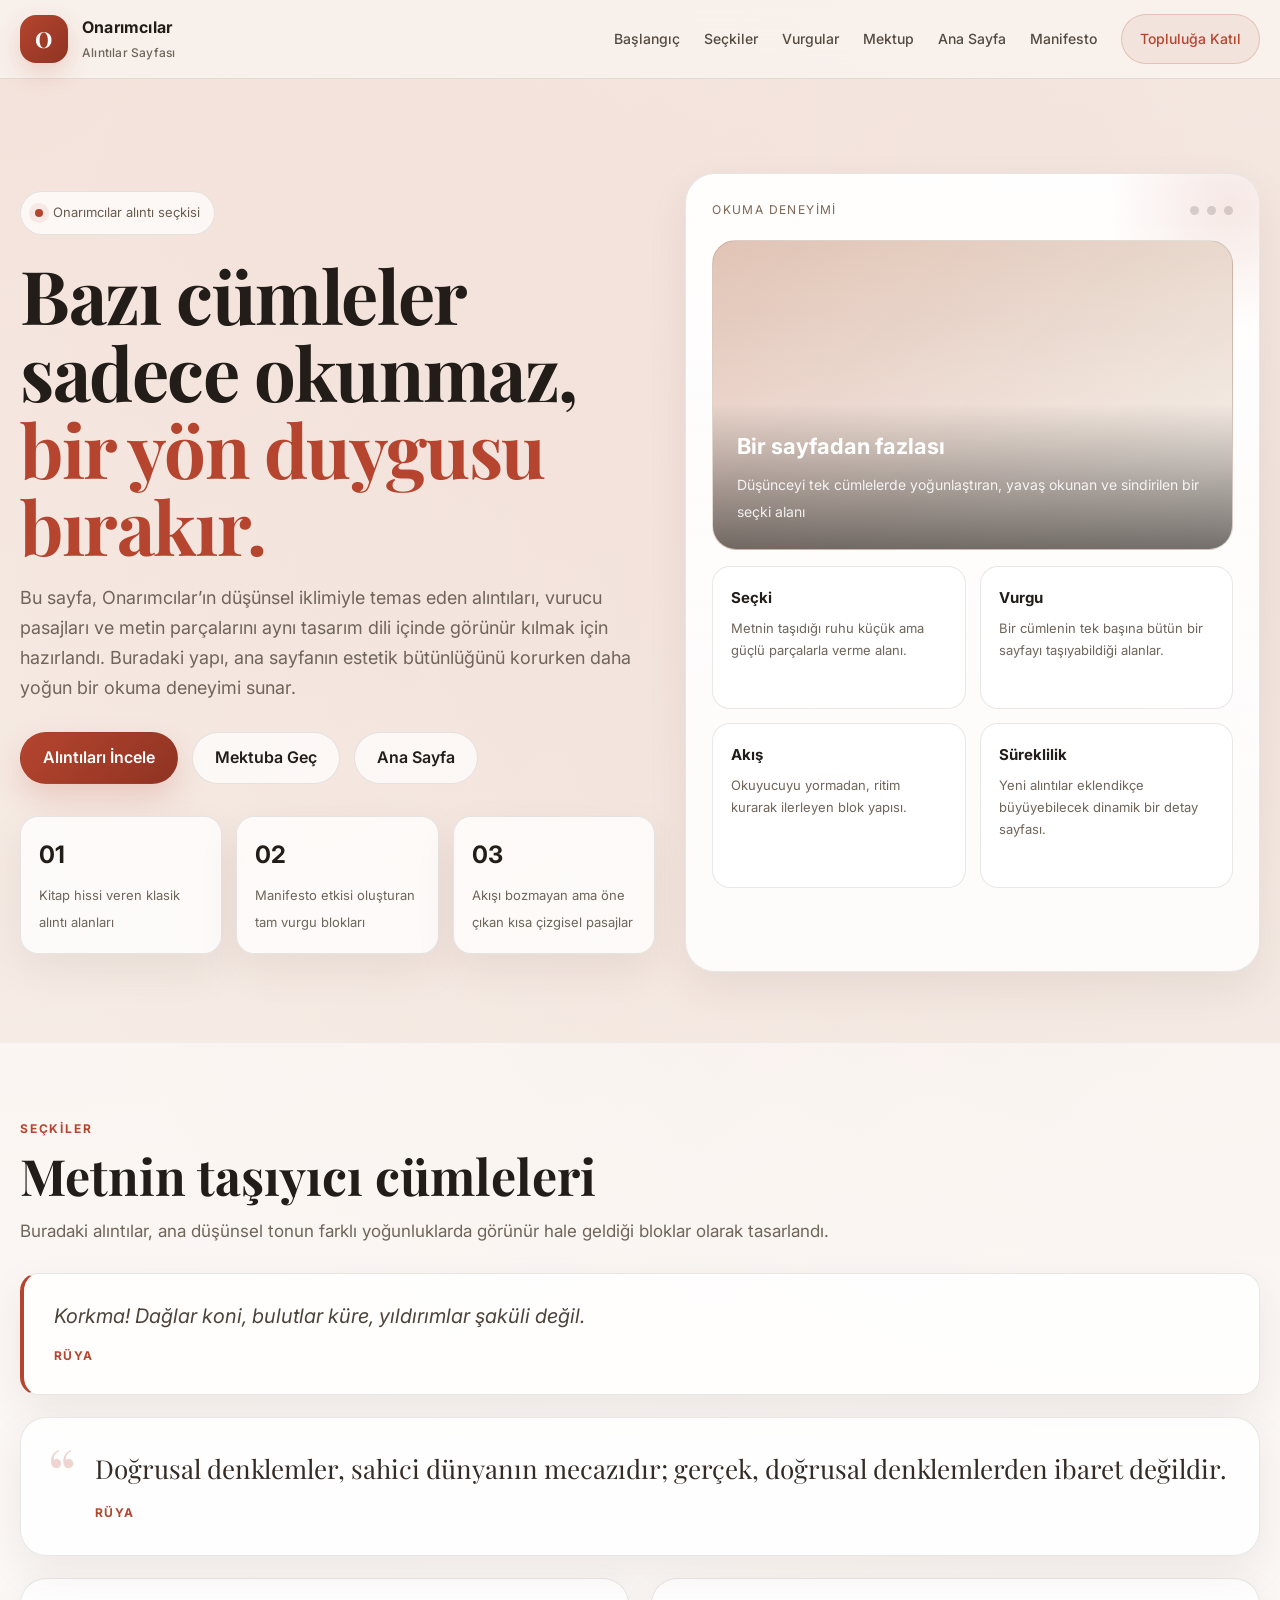
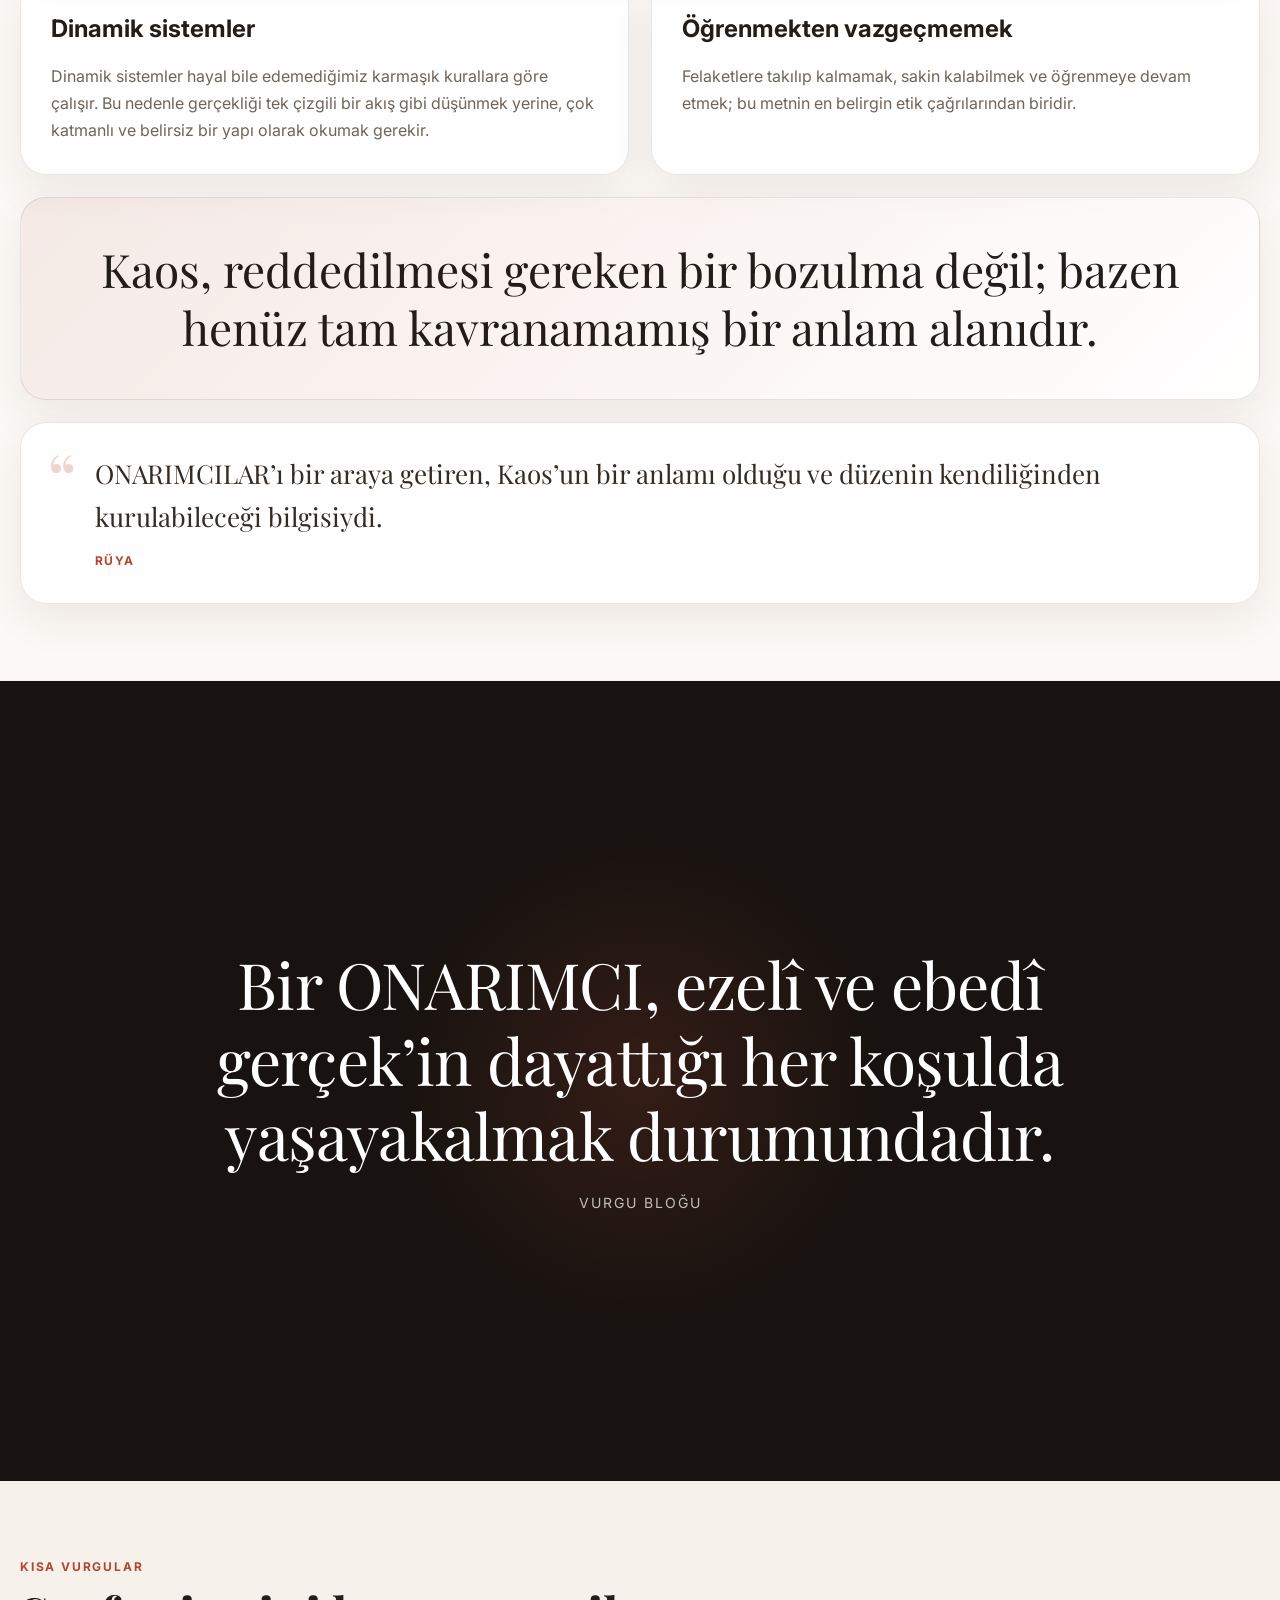
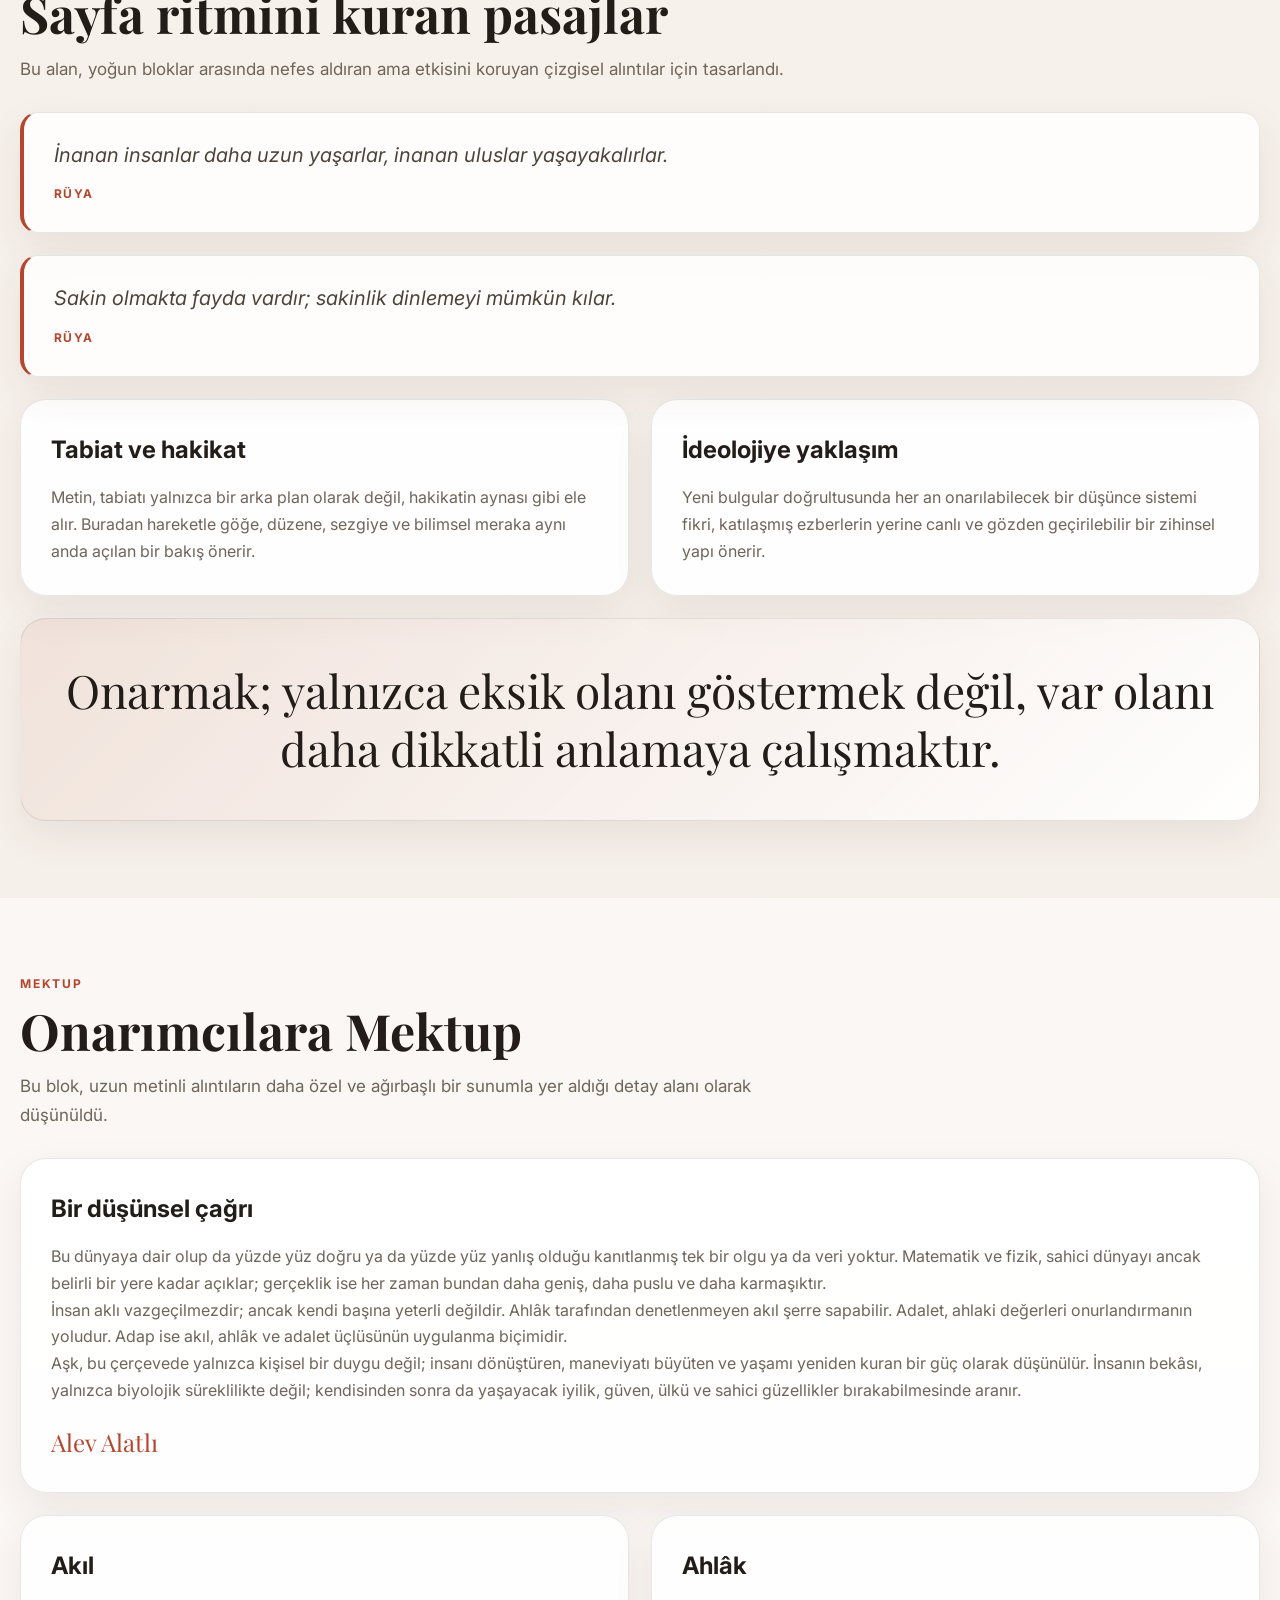
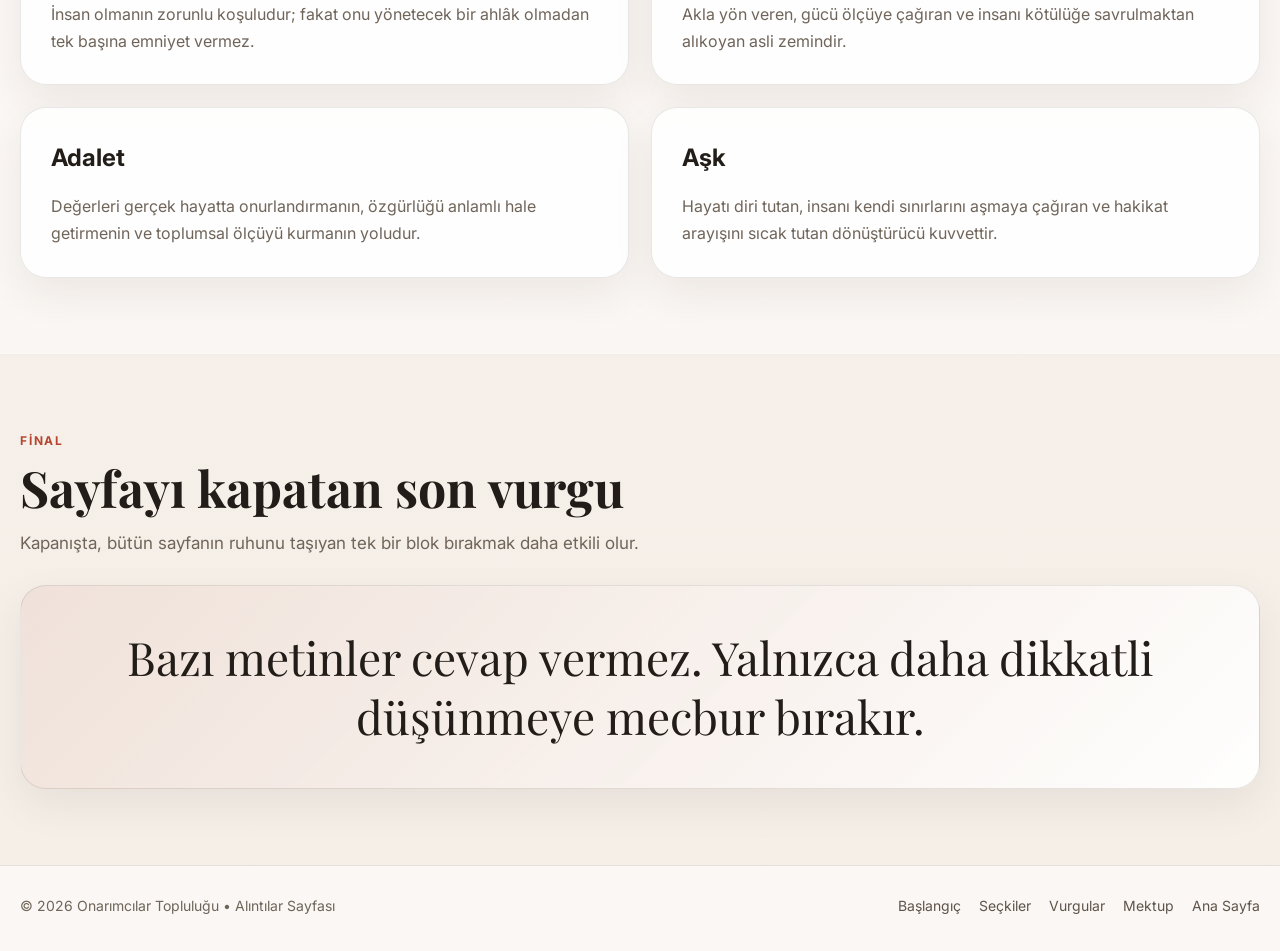
<file: alintilar.html>
<!doctype html>
<html lang="tr">
  <head>
    <meta charset="UTF-8" />
    <meta name="viewport" content="width=device-width, initial-scale=1.0" />
    <title>Onarımcılar | Alıntılar</title>
    <meta
      name="description"
      content="Onarımcılar düşünsel çerçevesiyle ilişkilendirilen alıntılar, seçkiler ve metin parçaları."
    />

    <link rel="preconnect" href="https://fonts.googleapis.com" />
    <link rel="preconnect" href="https://fonts.gstatic.com" crossorigin />
    <link
      href="https://fonts.googleapis.com/css2?family=Inter:wght@400;500;600;700;800&family=Playfair+Display:wght@600;700;800&display=swap"
      rel="stylesheet"
    />

    <style>
      :root {
        --bg: #f6f1ea;
        --bg-soft: #fbf7f2;
        --surface: #ffffff;
        --surface-2: #f3ece4;
        --text: #221d18;
        --muted: #6f655a;
        --line: rgba(34, 29, 24, 0.1);
        --accent: #b5452f;
        --accent-2: #d4664d;
        --accent-soft: rgba(181, 69, 47, 0.08);
        --max: 1240px;
        --radius: 24px;
        --shadow: 0 16px 40px rgba(71, 52, 36, 0.08);
      }

      * {
        margin: 0;
        padding: 0;
        box-sizing: border-box;
      }

      html {
        scroll-behavior: smooth;
      }

      body {
        font-family: "Inter", sans-serif;
        background:
          radial-gradient(
            circle at top left,
            rgba(212, 102, 77, 0.12),
            transparent 28%
          ),
          radial-gradient(
            circle at 90% 10%,
            rgba(181, 69, 47, 0.08),
            transparent 22%
          ),
          linear-gradient(180deg, #f8f3ee 0%, #f5efe8 100%);
        color: var(--text);
        line-height: 1.68;
        overflow-x: hidden;
      }

      a {
        color: inherit;
        text-decoration: none;
      }

      img {
        max-width: 100%;
        display: block;
      }

      .container {
        width: min(var(--max), calc(100% - 40px));
        margin: 0 auto;
      }

      .topbar {
        position: sticky;
        top: 0;
        z-index: 999;
        backdrop-filter: blur(16px);
        background: rgba(248, 243, 238, 0.86);
        border-bottom: 1px solid var(--line);
      }

      .topbar.scrolled {
        box-shadow: 0 8px 24px rgba(34, 29, 24, 0.06);
      }

      .topbar-inner {
        min-height: 78px;
        display: flex;
        align-items: center;
        justify-content: space-between;
        gap: 20px;
      }

      .brand {
        display: flex;
        align-items: center;
        gap: 14px;
        font-weight: 700;
        letter-spacing: 0.2px;
      }

      .brand-mark {
        width: 48px;
        height: 48px;
        border-radius: 16px;
        display: grid;
        place-items: center;
        background: linear-gradient(135deg, var(--accent), #8f3322);
        box-shadow: 0 10px 24px rgba(181, 69, 47, 0.2);
        color: #fff;
        font-family: "Playfair Display", serif;
        font-size: 22px;
      }

      .brand-text {
        font-size: 16px;
        color: var(--text);
      }

      .brand-text small {
        display: block;
        color: var(--muted);
        font-size: 12px;
        font-weight: 500;
        margin-top: 2px;
      }

      .nav {
        display: flex;
        align-items: center;
        gap: 24px;
      }

      .nav a {
        color: #544a41;
        font-size: 14px;
        font-weight: 500;
        transition: 0.25s ease;
      }

      .nav a:hover {
        color: var(--accent);
      }

      .nav-cta {
        padding: 12px 18px;
        border-radius: 999px;
        border: 1px solid rgba(181, 69, 47, 0.22);
        background: var(--accent-soft);
        color: var(--accent) !important;
      }

      .menu-toggle {
        display: none;
        width: 46px;
        height: 46px;
        border: none;
        border-radius: 14px;
        background: #fff;
        color: var(--text);
        cursor: pointer;
        font-size: 18px;
        border: 1px solid var(--line);
      }

      .hero {
        position: relative;
        padding: 94px 0 70px;
      }

      .hero-grid {
        display: grid;
        grid-template-columns: 1.05fr 0.95fr;
        gap: 30px;
        align-items: stretch;
      }

      .hero-copy {
        padding: 18px 0;
      }

      .eyebrow {
        display: inline-flex;
        align-items: center;
        gap: 10px;
        padding: 10px 14px;
        border: 1px solid var(--line);
        border-radius: 999px;
        color: #6a5b4f;
        background: rgba(255, 255, 255, 0.72);
        font-size: 13px;
        margin-bottom: 22px;
      }

      .eyebrow::before {
        content: "";
        width: 8px;
        height: 8px;
        border-radius: 50%;
        background: var(--accent);
        box-shadow: 0 0 0 6px rgba(181, 69, 47, 0.08);
      }

      .hero h1 {
        font-family: "Playfair Display", serif;
        font-size: clamp(40px, 7vw, 74px);
        line-height: 1.04;
        letter-spacing: -1.4px;
        margin-bottom: 18px;
        max-width: 780px;
      }

      .hero h1 span {
        color: var(--accent);
      }

      .hero p {
        font-size: 18px;
        color: var(--muted);
        max-width: 700px;
        margin-bottom: 28px;
      }

      .hero-actions {
        display: flex;
        gap: 14px;
        flex-wrap: wrap;
        margin-bottom: 32px;
      }

      .btn {
        display: inline-flex;
        align-items: center;
        justify-content: center;
        min-height: 52px;
        padding: 0 22px;
        border-radius: 999px;
        font-weight: 600;
        transition: 0.3s ease;
        border: 1px solid transparent;
      }

      .btn-primary {
        background: linear-gradient(135deg, var(--accent), #8f3322);
        color: #fff;
        box-shadow: 0 14px 30px rgba(181, 69, 47, 0.18);
      }

      .btn-primary:hover {
        transform: translateY(-2px);
      }

      .btn-secondary {
        border-color: var(--line);
        background: rgba(255, 255, 255, 0.7);
        color: var(--text);
      }

      .btn-secondary:hover {
        background: #fff;
      }

      .hero-meta {
        display: grid;
        grid-template-columns: repeat(3, 1fr);
        gap: 14px;
        max-width: 760px;
      }

      .meta-box {
        border: 1px solid var(--line);
        background: rgba(255, 255, 255, 0.78);
        border-radius: 18px;
        padding: 18px;
        box-shadow: var(--shadow);
      }

      .meta-box strong {
        display: block;
        font-size: 24px;
        margin-bottom: 6px;
        color: var(--text);
      }

      .meta-box span {
        font-size: 13px;
        color: var(--muted);
      }

      .hero-panel {
        position: relative;
        background: linear-gradient(
          180deg,
          rgba(255, 255, 255, 0.95),
          rgba(255, 255, 255, 0.86)
        );
        border: 1px solid var(--line);
        border-radius: 30px;
        box-shadow: var(--shadow);
        padding: 26px;
        overflow: hidden;
        min-height: 100%;
      }

      .hero-panel::before {
        content: "";
        position: absolute;
        width: 240px;
        height: 240px;
        border-radius: 50%;
        background: radial-gradient(
          circle,
          rgba(181, 69, 47, 0.12),
          transparent 72%
        );
        top: -90px;
        right: -90px;
      }

      .panel-top {
        display: flex;
        justify-content: space-between;
        align-items: center;
        gap: 16px;
        margin-bottom: 20px;
        position: relative;
        z-index: 1;
      }

      .panel-tag {
        font-size: 12px;
        letter-spacing: 1.4px;
        text-transform: uppercase;
        color: #7b6656;
      }

      .dots {
        display: flex;
        gap: 8px;
      }

      .dots span {
        width: 9px;
        height: 9px;
        border-radius: 50%;
        background: rgba(34, 29, 24, 0.16);
      }

      .visual-card {
        position: relative;
        z-index: 1;
        border-radius: 24px;
        overflow: hidden;
        min-height: 310px;
        border: 1px solid var(--line);
        background:
          linear-gradient(
            135deg,
            rgba(181, 69, 47, 0.18),
            rgba(255, 255, 255, 0.2)
          ),
          linear-gradient(180deg, #e9ddd0 0%, #f8f3ee 100%);
        display: flex;
        align-items: flex-end;
      }

      .visual-card::before {
        content: "";
        position: absolute;
        inset: 0;
        background:
          linear-gradient(rgba(255, 255, 255, 0.04), rgba(255, 255, 255, 0.04)),
          url("https://images.unsplash.com/photo-1516321318423-f06f85e504b3?auto=format&fit=crop&w=1200&q=80")
            center/cover no-repeat;
        opacity: 0.82;
      }

      .visual-overlay {
        position: relative;
        z-index: 2;
        padding: 24px;
        width: 100%;
        background: linear-gradient(
          180deg,
          transparent 0%,
          rgba(34, 29, 24, 0.62) 100%
        );
      }

      .visual-overlay strong {
        display: block;
        color: #fff;
        font-size: 22px;
        margin-bottom: 6px;
      }

      .visual-overlay span {
        color: rgba(255, 255, 255, 0.88);
        font-size: 14px;
      }

      .mini-grid {
        display: grid;
        grid-template-columns: 1fr 1fr;
        gap: 14px;
        margin-top: 16px;
        position: relative;
        z-index: 1;
      }

      .mini-card {
        border: 1px solid var(--line);
        border-radius: 18px;
        padding: 18px;
        background: #fff;
      }

      .mini-card h4 {
        font-size: 15px;
        margin-bottom: 8px;
      }

      .mini-card p {
        font-size: 13px;
        color: var(--muted);
      }

      section {
        padding: 76px 0;
      }

      .section-head {
        display: flex;
        align-items: end;
        justify-content: space-between;
        gap: 20px;
        margin-bottom: 28px;
      }

      .section-head .left {
        max-width: 820px;
      }

      .section-kicker {
        color: var(--accent);
        text-transform: uppercase;
        font-size: 12px;
        letter-spacing: 1.8px;
        margin-bottom: 10px;
        font-weight: 700;
      }

      .section-title {
        font-family: "Playfair Display", serif;
        font-size: clamp(30px, 4vw, 50px);
        line-height: 1.08;
        margin-bottom: 14px;
      }

      .section-desc {
        color: var(--muted);
        font-size: 17px;
      }

      .soft-section {
        background: rgba(255, 255, 255, 0.46);
        border-top: 1px solid rgba(34, 29, 24, 0.04);
        border-bottom: 1px solid rgba(34, 29, 24, 0.04);
      }

      .quote-grid,
      .quote-grid-2 {
        display: grid;
        gap: 22px;
      }

      .quote-grid-2 {
        grid-template-columns: 1fr 1fr;
      }

      .quote-card,
      .quote-classic,
      .quote-focus,
      .quote-note,
      .quote-letter {
        background: rgba(255, 255, 255, 0.86);
        border: 1px solid var(--line);
        border-radius: 26px;
        box-shadow: var(--shadow);
      }

      .quote-card,
      .quote-classic,
      .quote-note,
      .quote-letter {
        padding: 30px;
      }

      .quote-focus {
        padding: 42px 34px;
        text-align: center;
        background: linear-gradient(
          135deg,
          rgba(181, 69, 47, 0.08),
          rgba(255, 255, 255, 0.92)
        );
      }

      .quote-focus p {
        font-family: "Playfair Display", serif;
        font-size: clamp(28px, 4vw, 46px);
        line-height: 1.28;
        color: var(--text);
        margin: 0;
      }

      .quote-classic {
        position: relative;
        padding-left: 74px;
      }

      .quote-classic::before {
        content: "“";
        position: absolute;
        left: 26px;
        top: 18px;
        font-family: "Playfair Display", serif;
        font-size: 72px;
        line-height: 1;
        color: rgba(181, 69, 47, 0.22);
      }

      .quote-classic p {
        font-family: "Playfair Display", serif;
        font-size: 26px;
        line-height: 1.65;
        color: #342b24;
      }

      .quote-card p,
      .quote-note p,
      .quote-letter p {
        color: var(--muted);
        font-size: 16px;
      }

      .quote-line {
        position: relative;
        padding: 26px 26px 26px 30px;
        border-left: 4px solid var(--accent);
        border-radius: 18px;
        background: rgba(255, 255, 255, 0.82);
        border-top: 1px solid var(--line);
        border-right: 1px solid var(--line);
        border-bottom: 1px solid var(--line);
        box-shadow: var(--shadow);
      }

      .quote-line p {
        font-style: italic;
        font-size: 20px;
        color: #4d433a;
      }

      .quote-source {
        display: inline-block;
        margin-top: 12px;
        color: var(--accent);
        text-transform: uppercase;
        letter-spacing: 1.4px;
        font-size: 12px;
        font-weight: 700;
      }

      .quote-card h3,
      .quote-note h3,
      .quote-letter h3 {
        font-size: 24px;
        margin-bottom: 14px;
      }

      .quote-hero-section {
        background: #181310;
        position: relative;
        overflow: hidden;
      }

      .quote-hero-section::before {
        content: "";
        position: absolute;
        inset: 0;
        background: radial-gradient(
          circle at 50% 50%,
          rgba(181, 69, 47, 0.18),
          transparent 32%
        );
        pointer-events: none;
      }

      .quote-hero-inner {
        min-height: 72vh;
        display: flex;
        align-items: center;
        justify-content: center;
        text-align: center;
        position: relative;
        z-index: 1;
      }

      .quote-hero-box {
        max-width: 980px;
        padding: 50px 24px;
      }

      .quote-hero-box p {
        font-family: "Playfair Display", serif;
        font-size: clamp(34px, 5vw, 68px);
        line-height: 1.18;
        color: #fff;
        letter-spacing: -0.8px;
      }

      .quote-hero-box span {
        display: inline-block;
        margin-top: 18px;
        color: rgba(255, 255, 255, 0.72);
        font-size: 14px;
        letter-spacing: 2px;
        text-transform: uppercase;
      }

      .quote-note {
        background: rgba(255, 255, 255, 0.92);
      }

      .quote-note h3 {
        color: var(--text);
      }

      .quote-letter {
        background: linear-gradient(
          180deg,
          rgba(255, 255, 255, 0.95),
          rgba(255, 255, 255, 0.86)
        );
      }

      .quote-letter .author {
        display: inline-block;
        margin-top: 18px;
        font-family: "Playfair Display", serif;
        font-size: 24px;
        color: var(--accent);
      }

      .quote-card:hover,
      .quote-classic:hover,
      .quote-focus:hover,
      .quote-note:hover,
      .quote-letter:hover,
      .quote-line:hover {
        transform: translateY(-4px);
        transition: 0.3s ease;
      }

      footer {
        border-top: 1px solid var(--line);
        padding: 28px 0 34px;
        background: rgba(255, 255, 255, 0.55);
      }

      .footer-inner {
        display: flex;
        justify-content: space-between;
        gap: 20px;
        align-items: center;
        flex-wrap: wrap;
      }

      .footer-inner p {
        color: var(--muted);
        font-size: 14px;
      }

      .footer-links {
        display: flex;
        gap: 18px;
        flex-wrap: wrap;
      }

      .footer-links a {
        color: #5f544a;
        font-size: 14px;
      }

      .reveal {
        opacity: 0;
        transform: translateY(28px);
        transition: 0.8s ease;
      }

      .reveal.show {
        opacity: 1;
        transform: none;
      }

      @media (max-width: 1100px) {
        .hero-grid,
        .quote-grid-2 {
          grid-template-columns: 1fr;
        }
      }

      @media (max-width: 860px) {
        .nav {
          position: fixed;
          top: 78px;
          left: 20px;
          right: 20px;
          background: #fff;
          border: 1px solid var(--line);
          border-radius: 24px;
          padding: 18px;
          flex-direction: column;
          align-items: flex-start;
          gap: 14px;
          box-shadow: var(--shadow);
          opacity: 0;
          pointer-events: none;
          transform: translateY(-10px);
          transition: 0.25s ease;
        }

        .nav.active {
          opacity: 1;
          pointer-events: auto;
          transform: none;
        }

        .menu-toggle {
          display: inline-grid;
          place-items: center;
        }

        .hero {
          padding-top: 78px;
        }

        .hero-meta,
        .mini-grid {
          grid-template-columns: 1fr;
        }

        .section-head {
          flex-direction: column;
          align-items: flex-start;
        }
      }

      @media (max-width: 560px) {
        .container {
          width: min(var(--max), calc(100% - 24px));
        }

        .topbar-inner {
          min-height: 72px;
        }

        .hero-panel,
        .quote-card,
        .quote-classic,
        .quote-focus,
        .quote-note,
        .quote-letter {
          border-radius: 22px;
        }

        .hero h1 {
          letter-spacing: -1px;
        }

        .section-title {
          line-height: 1.15;
        }

        .quote-classic {
          padding-left: 58px;
        }

        .quote-classic::before {
          left: 18px;
          top: 18px;
          font-size: 58px;
        }

        .quote-classic p {
          font-size: 22px;
        }
      }
    </style>
  </head>

  <body>
    <header class="topbar" id="topbar">
      <div class="container topbar-inner">
        <a href="index.html" class="brand">
          <div class="brand-mark">O</div>
          <div class="brand-text">
            Onarımcılar
            <small>Alıntılar Sayfası</small>
          </div>
        </a>

        <nav class="nav" id="mobileNav">
          <a href="#anasayfa">Başlangıç</a>
          <a href="#seckiler">Seçkiler</a>
          <a href="#vurgular">Vurgular</a>
          <a href="#mektup">Mektup</a>
          <a href="index.html">Ana Sayfa</a>
          <a href="manifesto.html">Manifesto</a>
          <a
            href="https://ogrencidekanligi.kapadokya.edu.tr/ogrenci-topluluklari/onarimcilar-toplulugu"
            class="nav-cta"
            target="_blank"
            >Topluluğa Katıl</a
          >
        </nav>

        <button class="menu-toggle" id="menuToggle">☰</button>
      </div>
    </header>

    <main>
      <section class="hero" id="anasayfa">
        <div class="container hero-grid">
          <div class="hero-copy reveal">
            <div class="eyebrow">Onarımcılar alıntı seçkisi</div>
            <h1>
              Bazı cümleler sadece okunmaz,
              <span>bir yön duygusu bırakır.</span>
            </h1>
            <p>
              Bu sayfa, Onarımcılar’ın düşünsel iklimiyle temas eden alıntıları,
              vurucu pasajları ve metin parçalarını aynı tasarım dili içinde
              görünür kılmak için hazırlandı. Buradaki yapı, ana sayfanın
              estetik bütünlüğünü korurken daha yoğun bir okuma deneyimi sunar.
            </p>

            <div class="hero-actions">
              <a href="#seckiler" class="btn btn-primary">Alıntıları İncele</a>
              <a href="#mektup" class="btn btn-secondary">Mektuba Geç</a>
              <a href="index.html" class="btn btn-secondary">Ana Sayfa</a>
            </div>

            <div class="hero-meta">
              <div class="meta-box">
                <strong>01</strong>
                <span>Kitap hissi veren klasik alıntı alanları</span>
              </div>
              <div class="meta-box">
                <strong>02</strong>
                <span>Manifesto etkisi oluşturan tam vurgu blokları</span>
              </div>
              <div class="meta-box">
                <strong>03</strong>
                <span>Akışı bozmayan ama öne çıkan kısa çizgisel pasajlar</span>
              </div>
            </div>
          </div>

          <div class="hero-panel reveal">
            <div class="panel-top">
              <div class="panel-tag">Okuma Deneyimi</div>
              <div class="dots">
                <span></span>
                <span></span>
                <span></span>
              </div>
            </div>

            <div class="visual-card">
              <div class="visual-overlay">
                <strong>Bir sayfadan fazlası</strong>
                <span>
                  Düşünceyi tek cümlelerde yoğunlaştıran, yavaş okunan ve
                  sindirilen bir seçki alanı
                </span>
              </div>
            </div>

            <div class="mini-grid">
              <div class="mini-card">
                <h4>Seçki</h4>
                <p>
                  Metnin taşıdığı ruhu küçük ama güçlü parçalarla verme alanı.
                </p>
              </div>
              <div class="mini-card">
                <h4>Vurgu</h4>
                <p>
                  Bir cümlenin tek başına bütün bir sayfayı taşıyabildiği
                  alanlar.
                </p>
              </div>
              <div class="mini-card">
                <h4>Akış</h4>
                <p>Okuyucuyu yormadan, ritim kurarak ilerleyen blok yapısı.</p>
              </div>
              <div class="mini-card">
                <h4>Süreklilik</h4>
                <p>
                  Yeni alıntılar eklendikçe büyüyebilecek dinamik bir detay
                  sayfası.
                </p>
              </div>
            </div>
          </div>
        </div>
      </section>

      <section id="seckiler" class="soft-section">
        <div class="container">
          <div class="section-head reveal">
            <div class="left">
              <div class="section-kicker">Seçkiler</div>
              <h2 class="section-title">Metnin taşıyıcı cümleleri</h2>
              <p class="section-desc">
                Buradaki alıntılar, ana düşünsel tonun farklı yoğunluklarda
                görünür hale geldiği bloklar olarak tasarlandı.
              </p>
            </div>
          </div>

          <div class="quote-grid">
            <div class="quote-line reveal">
              <p>
                Korkma! Dağlar koni, bulutlar küre, yıldırımlar şaküli değil.
              </p>
              <span class="quote-source">Rüya</span>
            </div>

            <div class="quote-classic reveal">
              <p>
                Doğrusal denklemler, sahici dünyanın mecazıdır; gerçek, doğrusal
                denklemlerden ibaret değildir.
              </p>
              <span class="quote-source">Rüya</span>
            </div>

            <div class="quote-grid-2">
              <article class="quote-card reveal">
                <h3>Dinamik sistemler</h3>
                <p>
                  Dinamik sistemler hayal bile edemediğimiz karmaşık kurallara
                  göre çalışır. Bu nedenle gerçekliği tek çizgili bir akış gibi
                  düşünmek yerine, çok katmanlı ve belirsiz bir yapı olarak
                  okumak gerekir.
                </p>
              </article>

              <article class="quote-card reveal">
                <h3>Öğrenmekten vazgeçmemek</h3>
                <p>
                  Felaketlere takılıp kalmamak, sakin kalabilmek ve öğrenmeye
                  devam etmek; bu metnin en belirgin etik çağrılarından biridir.
                </p>
              </article>
            </div>

            <div class="quote-focus reveal">
              <p>
                Kaos, reddedilmesi gereken bir bozulma değil; bazen henüz tam
                kavranamamış bir anlam alanıdır.
              </p>
            </div>

            <div class="quote-classic reveal">
              <p>
                ONARIMCILAR’ı bir araya getiren, Kaos’un bir anlamı olduğu ve
                düzenin kendiliğinden kurulabileceği bilgisiydi.
              </p>
              <span class="quote-source">Rüya</span>
            </div>
          </div>
        </div>
      </section>

      <section class="quote-hero-section" id="vurgular">
        <div class="container quote-hero-inner">
          <div class="quote-hero-box reveal">
            <p>
              Bir ONARIMCI, ezelî ve ebedî gerçek’in dayattığı her koşulda
              yaşayakalmak durumundadır.
            </p>
            <span>Vurgu Bloğu</span>
          </div>
        </div>
      </section>

      <section>
        <div class="container">
          <div class="section-head reveal">
            <div class="left">
              <div class="section-kicker">Kısa Vurgular</div>
              <h2 class="section-title">Sayfa ritmini kuran pasajlar</h2>
              <p class="section-desc">
                Bu alan, yoğun bloklar arasında nefes aldıran ama etkisini
                koruyan çizgisel alıntılar için tasarlandı.
              </p>
            </div>
          </div>

          <div class="quote-grid">
            <div class="quote-line reveal">
              <p>
                İnanan insanlar daha uzun yaşarlar, inanan uluslar
                yaşayakalırlar.
              </p>
              <span class="quote-source">Rüya</span>
            </div>

            <div class="quote-line reveal">
              <p>
                Sakin olmakta fayda vardır; sakinlik dinlemeyi mümkün kılar.
              </p>
              <span class="quote-source">Rüya</span>
            </div>

            <div class="quote-grid-2">
              <div class="quote-note reveal">
                <h3>Tabiat ve hakikat</h3>
                <p>
                  Metin, tabiatı yalnızca bir arka plan olarak değil, hakikatin
                  aynası gibi ele alır. Buradan hareketle göğe, düzene, sezgiye
                  ve bilimsel meraka aynı anda açılan bir bakış önerir.
                </p>
              </div>

              <div class="quote-note reveal">
                <h3>İdeolojiye yaklaşım</h3>
                <p>
                  Yeni bulgular doğrultusunda her an onarılabilecek bir düşünce
                  sistemi fikri, katılaşmış ezberlerin yerine canlı ve gözden
                  geçirilebilir bir zihinsel yapı önerir.
                </p>
              </div>
            </div>

            <div class="quote-focus reveal">
              <p>
                Onarmak; yalnızca eksik olanı göstermek değil, var olanı daha
                dikkatli anlamaya çalışmaktır.
              </p>
            </div>
          </div>
        </div>
      </section>

      <section id="mektup" class="soft-section">
        <div class="container">
          <div class="section-head reveal">
            <div class="left">
              <div class="section-kicker">Mektup</div>
              <h2 class="section-title">Onarımcılara Mektup</h2>
              <p class="section-desc">
                Bu blok, uzun metinli alıntıların daha özel ve ağırbaşlı bir
                sunumla yer aldığı detay alanı olarak düşünüldü.
              </p>
            </div>
          </div>

          <div class="quote-grid">
            <article class="quote-letter reveal">
              <h3>Bir düşünsel çağrı</h3>
              <p>
                Bu dünyaya dair olup da yüzde yüz doğru ya da yüzde yüz yanlış
                olduğu kanıtlanmış tek bir olgu ya da veri yoktur. Matematik ve
                fizik, sahici dünyayı ancak belirli bir yere kadar açıklar;
                gerçeklik ise her zaman bundan daha geniş, daha puslu ve daha
                karmaşıktır.
              </p>
              <p>
                İnsan aklı vazgeçilmezdir; ancak kendi başına yeterli değildir.
                Ahlâk tarafından denetlenmeyen akıl şerre sapabilir. Adalet,
                ahlaki değerleri onurlandırmanın yoludur. Adap ise akıl, ahlâk
                ve adalet üçlüsünün uygulanma biçimidir.
              </p>
              <p>
                Aşk, bu çerçevede yalnızca kişisel bir duygu değil; insanı
                dönüştüren, maneviyatı büyüten ve yaşamı yeniden kuran bir güç
                olarak düşünülür. İnsanın bekâsı, yalnızca biyolojik
                süreklilikte değil; kendisinden sonra da yaşayacak iyilik,
                güven, ülkü ve sahici güzellikler bırakabilmesinde aranır.
              </p>
              <span class="author">Alev Alatlı</span>
            </article>

            <div class="quote-grid-2">
              <div class="quote-card reveal">
                <h3>Akıl</h3>
                <p>
                  İnsan olmanın zorunlu koşuludur; fakat onu yönetecek bir ahlâk
                  olmadan tek başına emniyet vermez.
                </p>
              </div>

              <div class="quote-card reveal">
                <h3>Ahlâk</h3>
                <p>
                  Akla yön veren, gücü ölçüye çağıran ve insanı kötülüğe
                  savrulmaktan alıkoyan asli zemindir.
                </p>
              </div>

              <div class="quote-card reveal">
                <h3>Adalet</h3>
                <p>
                  Değerleri gerçek hayatta onurlandırmanın, özgürlüğü anlamlı
                  hale getirmenin ve toplumsal ölçüyü kurmanın yoludur.
                </p>
              </div>

              <div class="quote-card reveal">
                <h3>Aşk</h3>
                <p>
                  Hayatı diri tutan, insanı kendi sınırlarını aşmaya çağıran ve
                  hakikat arayışını sıcak tutan dönüştürücü kuvvettir.
                </p>
              </div>
            </div>
          </div>
        </div>
      </section>

      <section>
        <div class="container">
          <div class="section-head reveal">
            <div class="left">
              <div class="section-kicker">Final</div>
              <h2 class="section-title">Sayfayı kapatan son vurgu</h2>
              <p class="section-desc">
                Kapanışta, bütün sayfanın ruhunu taşıyan tek bir blok bırakmak
                daha etkili olur.
              </p>
            </div>
          </div>

          <div class="quote-focus reveal">
            <p>
              Bazı metinler cevap vermez. Yalnızca daha dikkatli düşünmeye
              mecbur bırakır.
            </p>
          </div>
        </div>
      </section>
    </main>

    <footer>
      <div class="container footer-inner">
        <p>© 2026 Onarımcılar Topluluğu • Alıntılar Sayfası</p>
        <div class="footer-links">
          <a href="#anasayfa">Başlangıç</a>
          <a href="#seckiler">Seçkiler</a>
          <a href="#vurgular">Vurgular</a>
          <a href="#mektup">Mektup</a>
          <a href="index.html">Ana Sayfa</a>
        </div>
      </div>
    </footer>

    <script>
      const menuToggle = document.getElementById("menuToggle");
      const mobileNav = document.getElementById("mobileNav");
      const topbar = document.getElementById("topbar");

      menuToggle.addEventListener("click", function () {
        mobileNav.classList.toggle("active");
      });

      document.querySelectorAll(".nav a").forEach((link) => {
        link.addEventListener("click", () => {
          mobileNav.classList.remove("active");
        });
      });

      window.addEventListener("scroll", function () {
        if (window.scrollY > 10) {
          topbar.classList.add("scrolled");
        } else {
          topbar.classList.remove("scrolled");
        }
      });

      const reveals = document.querySelectorAll(".reveal");

      const observer = new IntersectionObserver(
        (entries) => {
          entries.forEach((entry) => {
            if (entry.isIntersecting) {
              entry.target.classList.add("show");
            }
          });
        },
        { threshold: 0.12 },
      );

      reveals.forEach((item) => observer.observe(item));
    </script>
  </body>
</html>
</file>
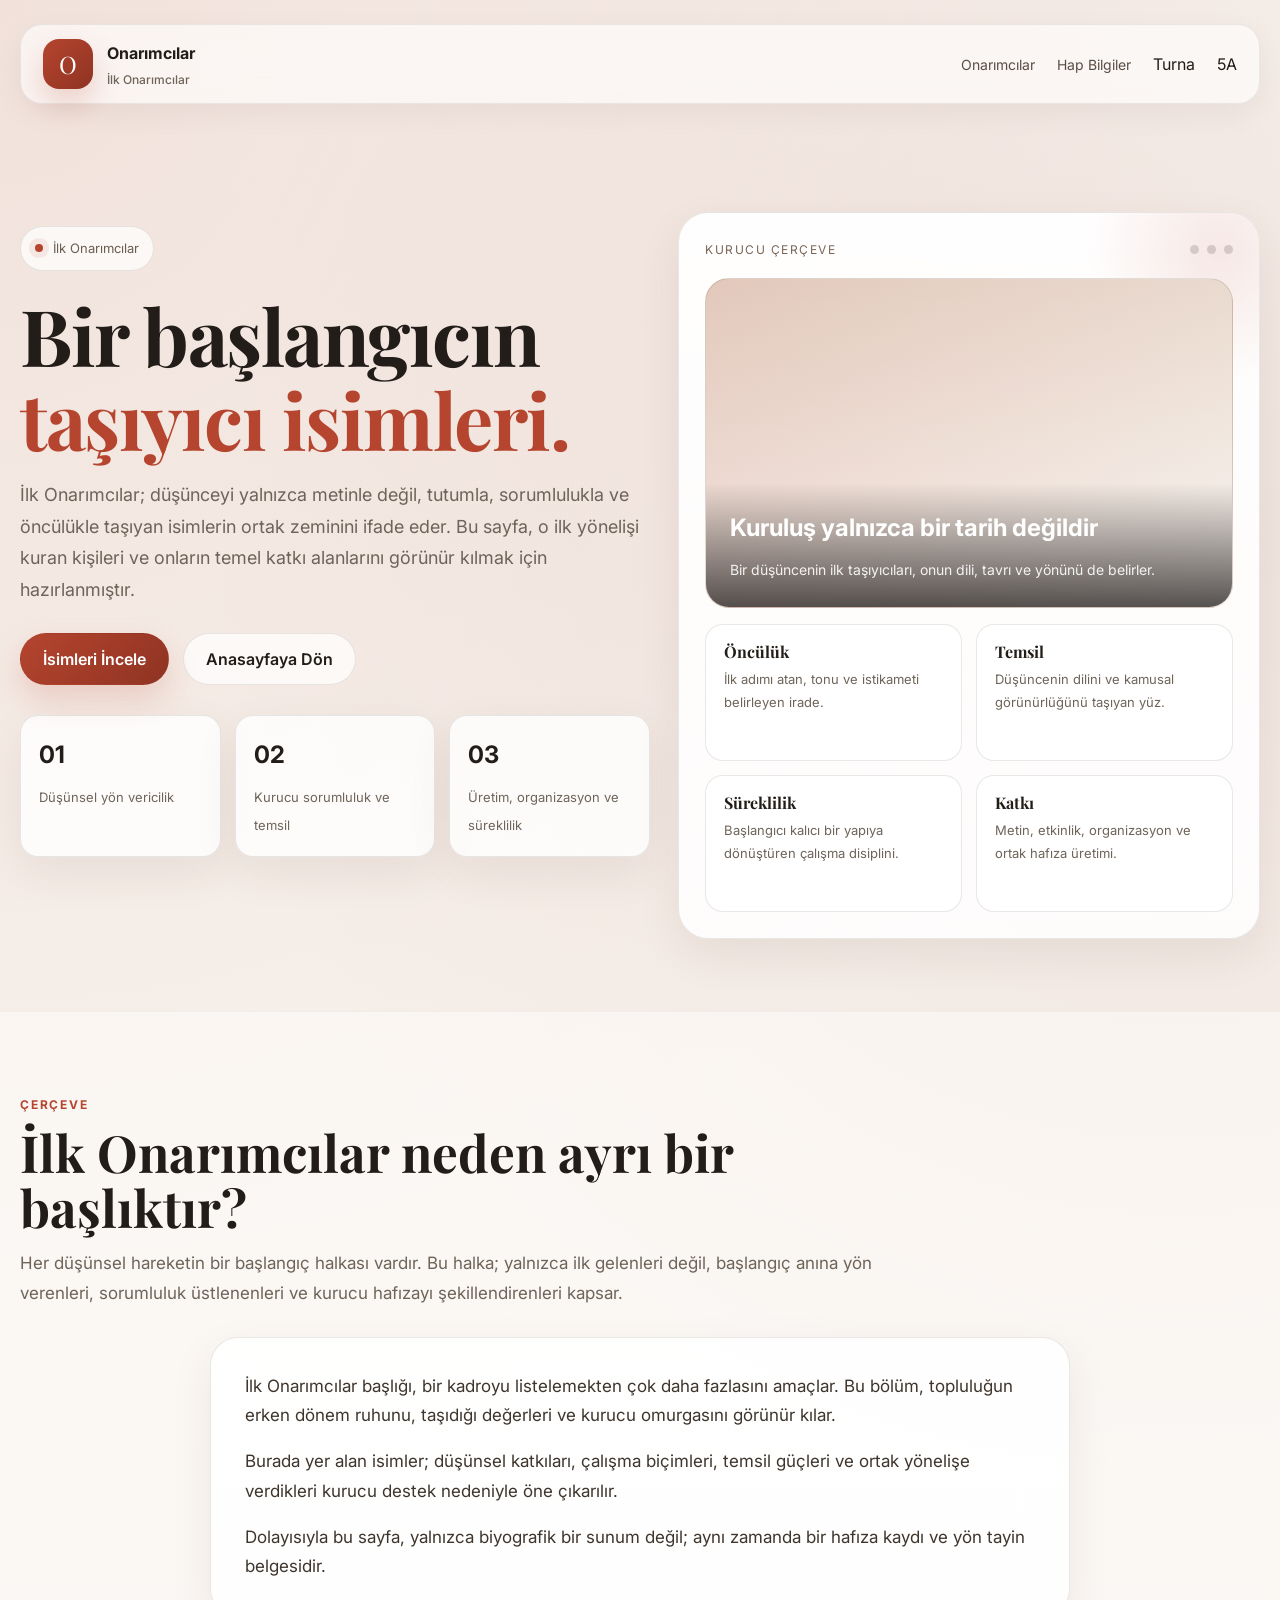
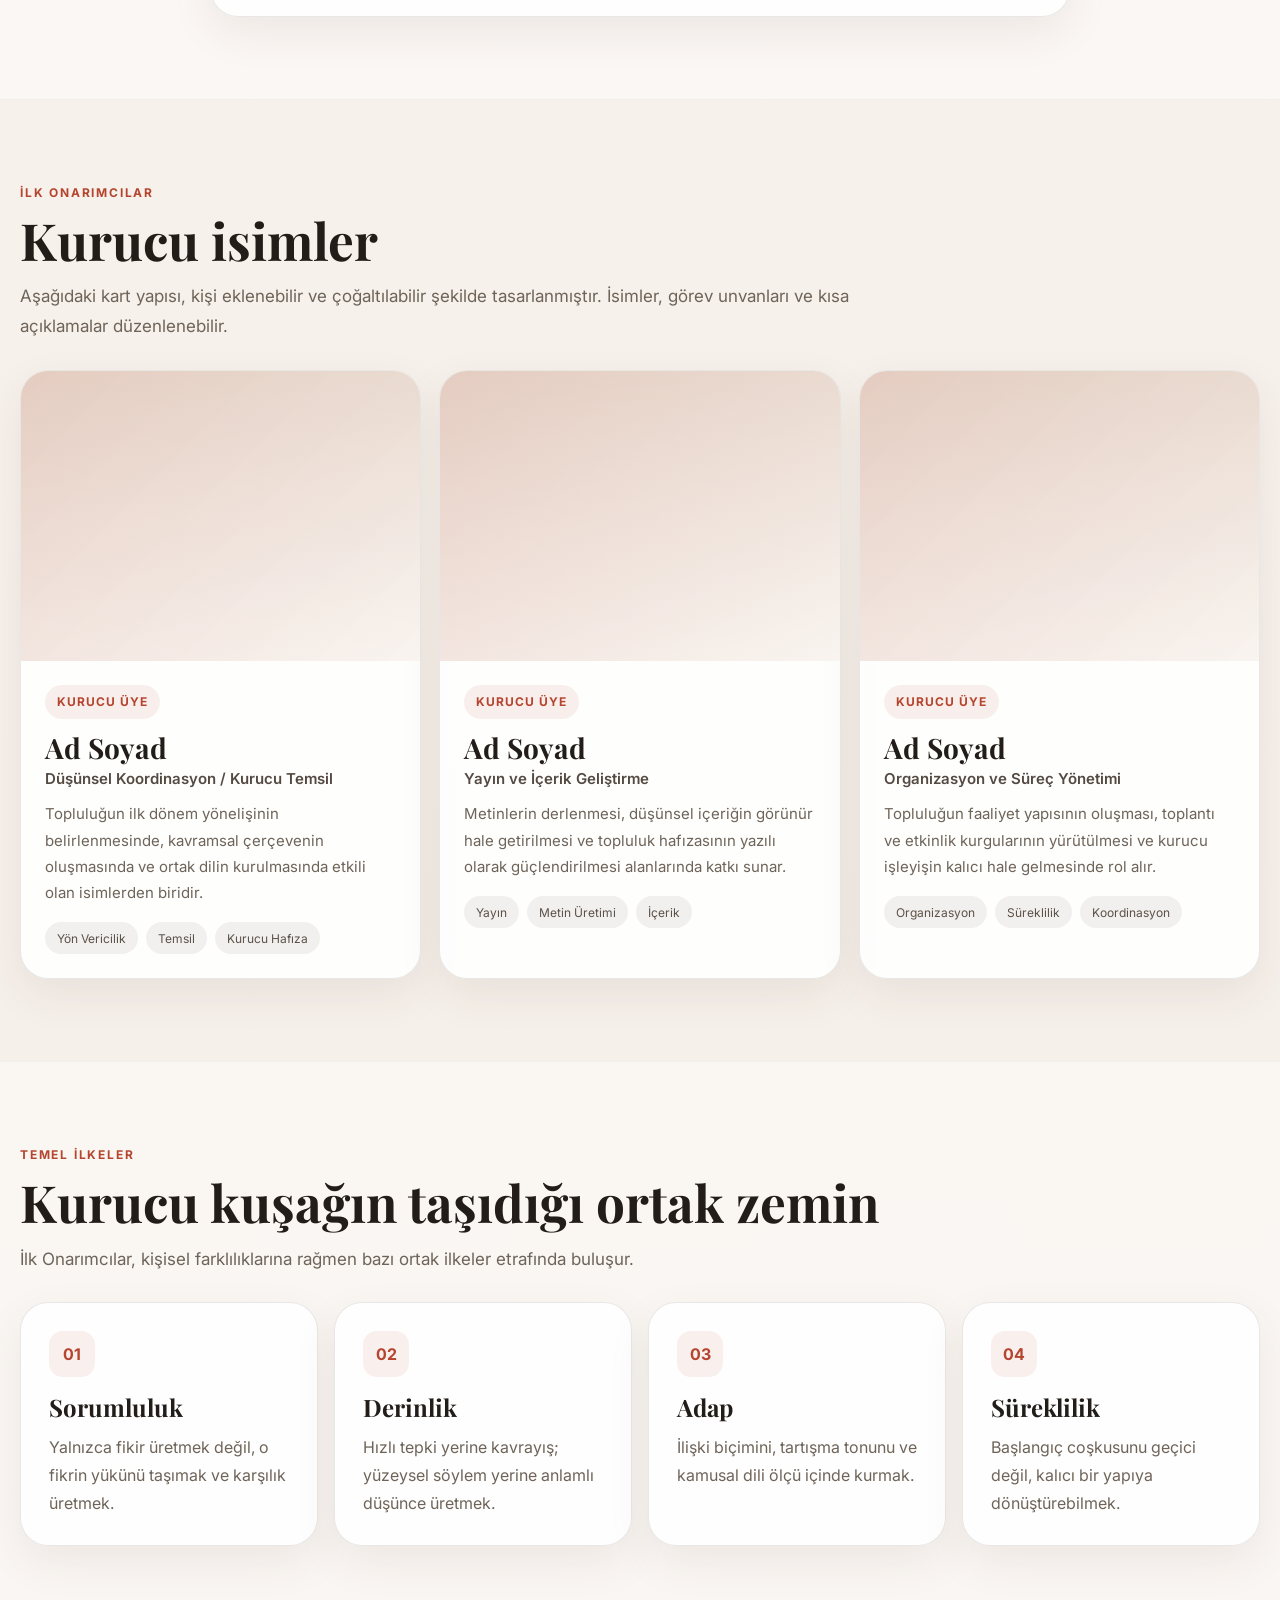
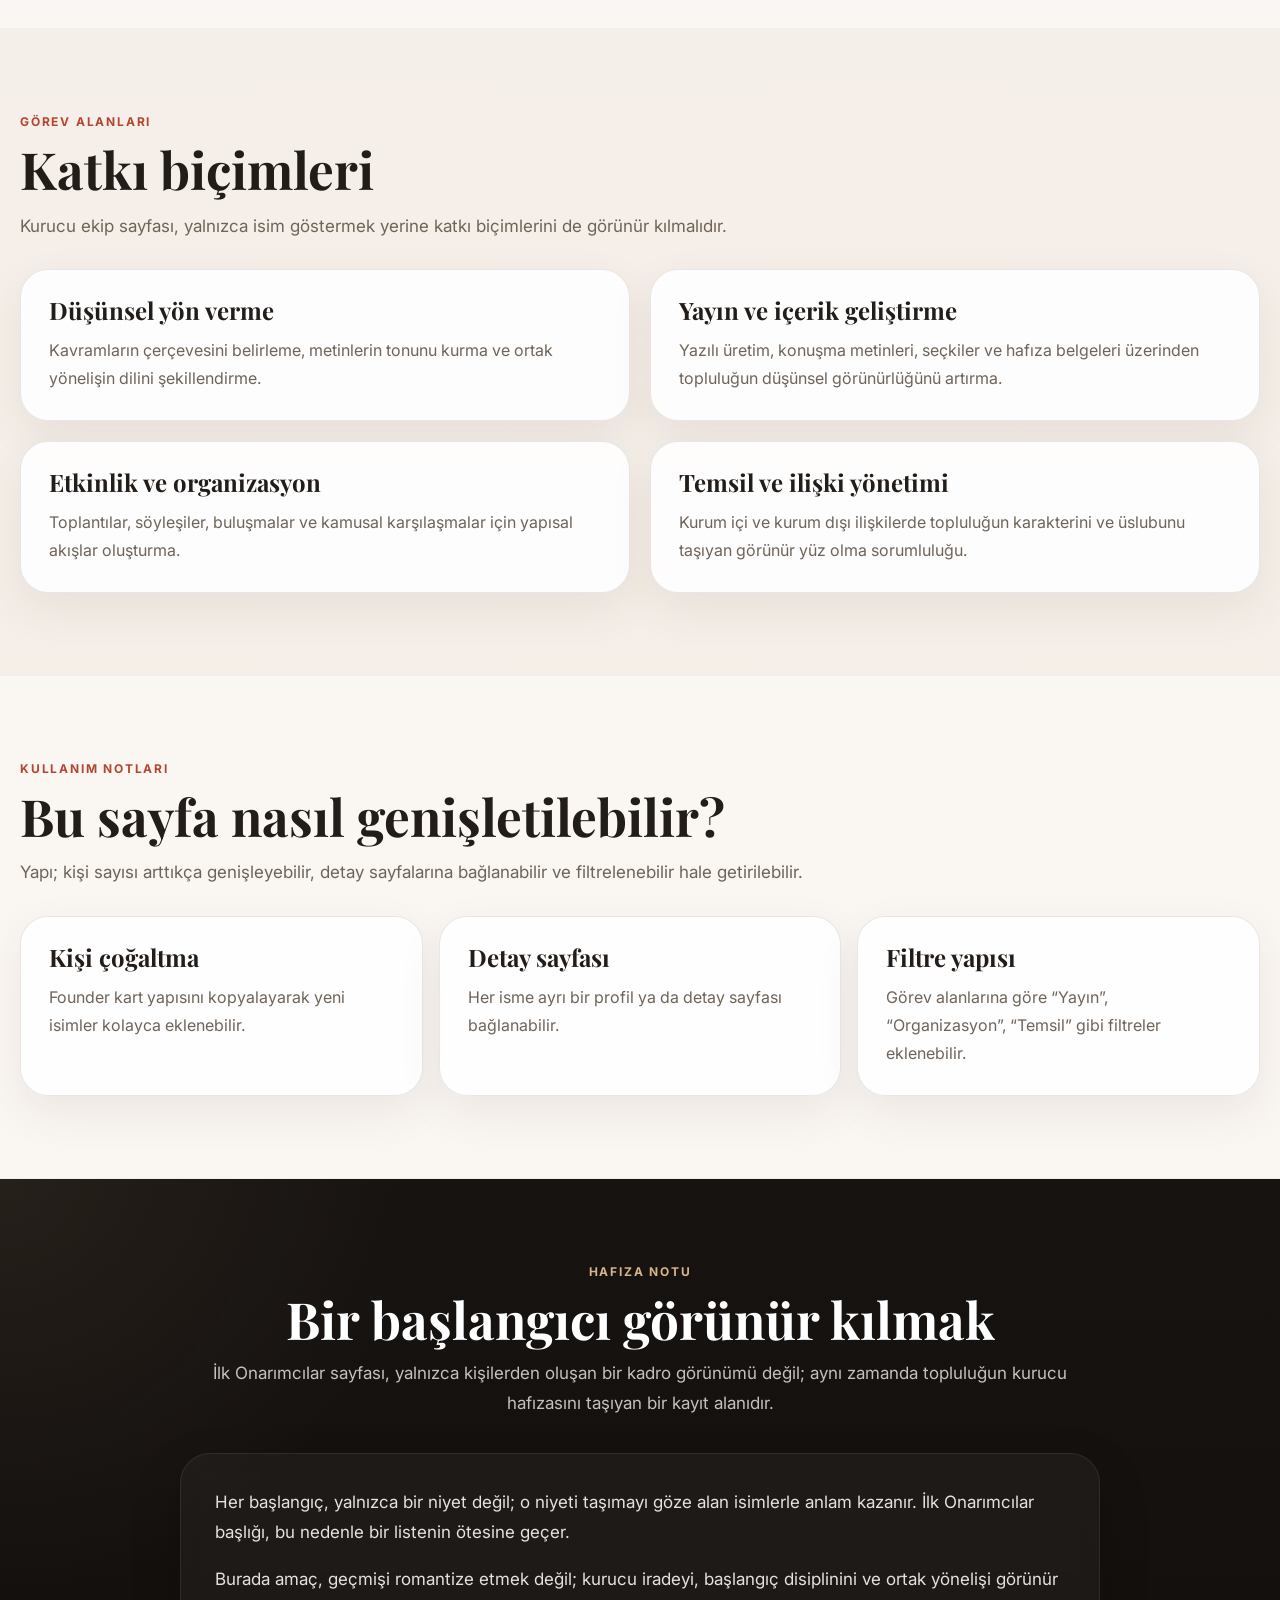
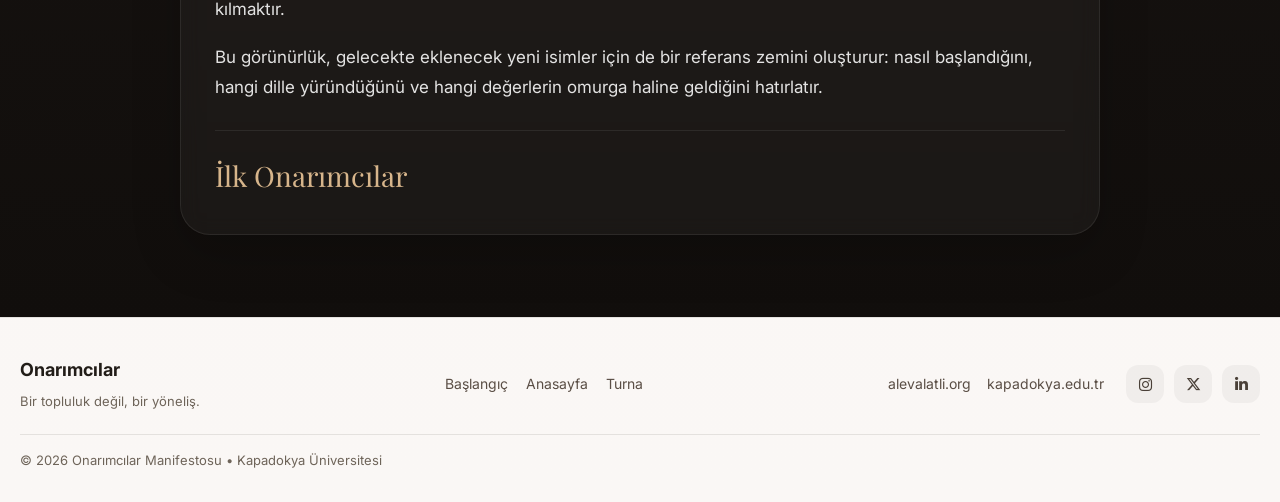
<file: first.html>
<!doctype html>
<html lang="tr">
  <head>
    <meta charset="UTF-8" />
    <meta name="viewport" content="width=device-width, initial-scale=1.0" />
    <title>İlk Onarımcılar | Kapadokya Üniversitesi</title>
    <meta
      name="description"
      content="İlk Onarımcılar: düşünsel yönelişi taşıyan öncü isimler, ilkeler ve görev alanları."
    />

    <link rel="preconnect" href="https://fonts.googleapis.com" />
    <link rel="preconnect" href="https://fonts.gstatic.com" crossorigin />
    <link
      href="https://fonts.googleapis.com/css2?family=Inter:wght@400;500;600;700;800&family=Playfair+Display:wght@600;700;800&display=swap"
      rel="stylesheet"
    />
    <link
      rel="stylesheet"
      href="https://cdnjs.cloudflare.com/ajax/libs/font-awesome/6.5.0/css/all.min.css"
    />

    <style>
      :root {
        --bg: #f5efe8;
        --bg-2: #fbf7f2;
        --surface: rgba(255, 255, 255, 0.82);
        --surface-strong: #ffffff;
        --text: #221d18;
        --muted: #6e6459;
        --line: rgba(34, 29, 24, 0.1);
        --accent: #b5452f;
        --accent-2: #8f3322;
        --accent-soft: rgba(181, 69, 47, 0.08);
        --dark: #171311;
        --dark-2: #221a16;
        --gold: #d7b58b;
        --max: 1240px;
        --reading: 860px;
        --radius: 28px;
        --shadow: 0 16px 44px rgba(71, 52, 36, 0.08);
      }

      * {
        margin: 0;
        padding: 0;
        box-sizing: border-box;
      }

      html {
        scroll-behavior: smooth;
      }

      body {
        font-family: "Inter", sans-serif;
        color: var(--text);
        background:
          radial-gradient(
            circle at top left,
            rgba(181, 69, 47, 0.1),
            transparent 24%
          ),
          radial-gradient(
            circle at 92% 10%,
            rgba(143, 51, 34, 0.08),
            transparent 20%
          ),
          linear-gradient(180deg, #f8f3ee 0%, #f4ede6 100%);
        line-height: 1.75;
        overflow-x: hidden;
      }

      a {
        color: inherit;
        text-decoration: none;
      }

      img {
        max-width: 100%;
        display: block;
      }

      .container {
        width: min(var(--max), calc(100% - 40px));
        margin: 0 auto;
      }

      #progressBar {
        position: fixed;
        top: 0;
        left: 0;
        width: 0%;
        height: 4px;
        background: linear-gradient(90deg, var(--accent), #d4664d);
        z-index: 9999;
      }

      .topbar-wrap {
        position: sticky;
        top: 12px;
        z-index: 999;
        padding-top: 12px;
      }

      .topbar {
        max-width: var(--max);
        margin: 0 auto;
        width: calc(100% - 40px);
        border: 1px solid rgba(34, 29, 24, 0.08);
        background: rgba(255, 255, 255, 0.62);
        backdrop-filter: blur(18px);
        border-radius: 22px;
        box-shadow: 0 10px 30px rgba(34, 29, 24, 0.05);
        transition: 0.3s ease;
      }

      .topbar.scrolled {
        box-shadow: 0 18px 40px rgba(34, 29, 24, 0.08);
      }

      .topbar-inner {
        min-height: 78px;
        display: flex;
        align-items: center;
        justify-content: space-between;
        gap: 20px;
        padding: 0 22px;
      }

      .brand {
        display: flex;
        align-items: center;
        gap: 14px;
      }

      .brand-mark {
        width: 50px;
        height: 50px;
        border-radius: 16px;
        display: grid;
        place-items: center;
        color: #fff;
        background: linear-gradient(135deg, var(--accent), var(--accent-2));
        box-shadow: 0 14px 30px rgba(181, 69, 47, 0.22);
        font-family: "Playfair Display", serif;
        font-size: 24px;
      }

      .brand-text {
        font-weight: 700;
        font-size: 16px;
      }

      .brand-text small {
        display: block;
        font-size: 12px;
        color: var(--muted);
        font-weight: 500;
        margin-top: 2px;
      }

      .nav {
        display: flex;
        align-items: center;
        gap: 22px;
      }

      .nav-item {
        position: relative;
      }

      .nav-item span {
        cursor: pointer;
        font-size: 14px;
        color: #574d44;
      }

      .dropdown {
        position: absolute;
        top: 120%;
        left: 0;
        min-width: 220px;
        padding: 14px;
        border-radius: 18px;
        background: #fff;
        border: 1px solid var(--line);
        box-shadow: 0 18px 40px rgba(0, 0, 0, 0.08);
        opacity: 0;
        pointer-events: none;
        transform: translateY(10px);
        transition: 0.25s ease;
        display: flex;
        flex-direction: column;
        gap: 10px;
      }

      .dropdown a {
        font-size: 14px;
        padding: 8px 10px;
        border-radius: 10px;
        transition: 0.2s;
      }

      .dropdown a:hover {
        background: var(--accent-soft);
        color: var(--accent);
      }

      .nav-item:hover .dropdown {
        opacity: 1;
        pointer-events: auto;
        transform: none;
      }

      .menu-toggle {
        display: none;
        width: 46px;
        height: 46px;
        border: 1px solid var(--line);
        border-radius: 14px;
        background: #fff;
        font-size: 18px;
        cursor: pointer;
      }

      h1,
      h2,
      h3,
      h4 {
        font-family: "Playfair Display", serif;
        line-height: 1.08;
      }

      section {
        padding: 82px 0;
      }

      .hero {
        position: relative;
        padding: 120px 0 72px;
      }

      .hero-grid {
        display: grid;
        grid-template-columns: 1.04fr 0.96fr;
        gap: 28px;
        align-items: stretch;
      }

      .hero-copy {
        padding: 14px 0;
      }

      .eyebrow {
        display: inline-flex;
        align-items: center;
        gap: 10px;
        padding: 10px 14px;
        border: 1px solid var(--line);
        border-radius: 999px;
        background: rgba(255, 255, 255, 0.72);
        color: #6a5e52;
        font-size: 13px;
        margin-bottom: 22px;
      }

      .eyebrow::before {
        content: "";
        width: 8px;
        height: 8px;
        border-radius: 50%;
        background: var(--accent);
        box-shadow: 0 0 0 6px rgba(181, 69, 47, 0.09);
      }

      .hero h1 {
        font-size: clamp(42px, 7vw, 78px);
        letter-spacing: -1.5px;
        margin-bottom: 18px;
        max-width: 800px;
      }

      .hero h1 span {
        color: var(--accent);
      }

      .hero p {
        font-size: 18px;
        color: var(--muted);
        max-width: 720px;
        margin-bottom: 28px;
      }

      .hero-actions {
        display: flex;
        flex-wrap: wrap;
        gap: 14px;
        margin-bottom: 30px;
      }

      .btn {
        min-height: 52px;
        padding: 0 22px;
        border-radius: 999px;
        display: inline-flex;
        align-items: center;
        justify-content: center;
        border: 1px solid transparent;
        font-weight: 600;
        transition: 0.3s ease;
      }

      .btn-primary {
        position: relative;
        overflow: hidden;
        color: #fff;
        background: linear-gradient(135deg, var(--accent), var(--accent-2));
        box-shadow: 0 14px 30px rgba(181, 69, 47, 0.18);
      }

      .btn-primary:hover {
        transform: translateY(-2px);
      }

      .btn-secondary {
        background: rgba(255, 255, 255, 0.72);
        border-color: var(--line);
      }

      .btn-secondary:hover {
        background: #fff;
      }

      .hero-meta {
        display: grid;
        grid-template-columns: repeat(3, 1fr);
        gap: 14px;
        max-width: 760px;
      }

      .meta-box {
        background: rgba(255, 255, 255, 0.82);
        border: 1px solid var(--line);
        border-radius: 18px;
        padding: 18px;
        box-shadow: var(--shadow);
      }

      .meta-box strong {
        display: block;
        font-size: 24px;
        margin-bottom: 6px;
      }

      .meta-box span {
        font-size: 13px;
        color: var(--muted);
      }

      .hero-panel {
        position: relative;
        min-height: 100%;
        padding: 26px;
        border-radius: 30px;
        border: 1px solid var(--line);
        background: linear-gradient(
          180deg,
          rgba(255, 255, 255, 0.95),
          rgba(255, 255, 255, 0.86)
        );
        box-shadow: var(--shadow);
        overflow: hidden;
      }

      .hero-panel::before {
        content: "";
        position: absolute;
        width: 260px;
        height: 260px;
        border-radius: 50%;
        top: -90px;
        right: -90px;
        background: radial-gradient(
          circle,
          rgba(181, 69, 47, 0.12),
          transparent 72%
        );
      }

      .panel-top {
        display: flex;
        justify-content: space-between;
        align-items: center;
        gap: 16px;
        margin-bottom: 18px;
        position: relative;
        z-index: 1;
      }

      .panel-tag {
        font-size: 12px;
        text-transform: uppercase;
        letter-spacing: 1.5px;
        color: #7a6657;
      }

      .dots {
        display: flex;
        gap: 8px;
      }

      .dots span {
        width: 9px;
        height: 9px;
        border-radius: 50%;
        background: rgba(34, 29, 24, 0.16);
      }

      .visual-card {
        position: relative;
        z-index: 1;
        min-height: 330px;
        border-radius: 24px;
        overflow: hidden;
        border: 1px solid var(--line);
        background:
          linear-gradient(
            135deg,
            rgba(181, 69, 47, 0.16),
            rgba(255, 255, 255, 0.16)
          ),
          linear-gradient(180deg, #eadfd3 0%, #f8f3ee 100%);
        display: flex;
        align-items: flex-end;
      }

      .visual-card::before {
        content: "";
        position: absolute;
        inset: 0;
        background:
          linear-gradient(rgba(255, 255, 255, 0.04), rgba(255, 255, 255, 0.04)),
          url("https://images.unsplash.com/photo-1516321318423-f06f85e504b3?auto=format&fit=crop&w=1200&q=80")
            center/cover no-repeat;
        opacity: 0.86;
      }

      .visual-overlay {
        position: relative;
        z-index: 2;
        width: 100%;
        padding: 24px;
        background: linear-gradient(
          180deg,
          transparent 0%,
          rgba(23, 19, 17, 0.72) 100%
        );
      }

      .visual-overlay strong {
        display: block;
        color: #fff;
        font-size: 24px;
        margin-bottom: 6px;
      }

      .visual-overlay span {
        font-size: 14px;
        color: rgba(255, 255, 255, 0.9);
      }

      .mini-grid {
        display: grid;
        grid-template-columns: 1fr 1fr;
        gap: 14px;
        margin-top: 16px;
        position: relative;
        z-index: 1;
      }

      .mini-card {
        border: 1px solid var(--line);
        border-radius: 18px;
        padding: 18px;
        background: #fff;
      }

      .mini-card h4 {
        font-size: 16px;
        margin-bottom: 8px;
      }

      .mini-card p {
        font-size: 13px;
        color: var(--muted);
      }

      .soft-section {
        background: rgba(255, 255, 255, 0.42);
        border-top: 1px solid rgba(34, 29, 24, 0.04);
        border-bottom: 1px solid rgba(34, 29, 24, 0.04);
      }

      .section-head {
        display: flex;
        justify-content: space-between;
        align-items: end;
        gap: 20px;
        margin-bottom: 28px;
      }

      .section-head .left {
        max-width: 860px;
      }

      .section-kicker {
        color: var(--accent);
        text-transform: uppercase;
        font-size: 12px;
        letter-spacing: 1.8px;
        font-weight: 700;
        margin-bottom: 10px;
      }

      .section-title {
        font-size: clamp(32px, 4vw, 52px);
        margin-bottom: 14px;
      }

      .section-desc {
        font-size: 17px;
        color: var(--muted);
      }

      .manifesto-wrap {
        max-width: var(--reading);
        margin: 0 auto;
      }

      .manifesto-card,
      .grid-card,
      .founder-card,
      .principle-card,
      .note-card {
        background: rgba(255, 255, 255, 0.88);
        border: 1px solid var(--line);
        border-radius: 28px;
        box-shadow: var(--shadow);
      }

      .manifesto-card {
        padding: 34px;
      }

      .manifesto-card p {
        font-size: 17px;
        color: #3e352d;
        margin-bottom: 16px;
      }

      .manifesto-card p:last-child {
        margin-bottom: 0;
      }

      .grid-2 {
        display: grid;
        grid-template-columns: 1fr 1fr;
        gap: 20px;
      }

      .grid-card,
      .principle-card,
      .note-card {
        padding: 28px;
        transition: 0.35s ease;
      }

      .grid-card:hover,
      .principle-card:hover,
      .note-card:hover,
      .founder-card:hover {
        transform: translateY(-5px);
        box-shadow: 0 28px 60px rgba(34, 29, 24, 0.08);
      }

      .grid-card h3,
      .principle-card h3,
      .note-card h3 {
        font-size: 24px;
        margin-bottom: 12px;
      }

      .grid-card p,
      .principle-card p,
      .note-card p {
        color: var(--muted);
      }

      .founders-grid {
        display: grid;
        grid-template-columns: repeat(3, 1fr);
        gap: 18px;
      }

      .founder-card {
        overflow: hidden;
        transition: 0.35s ease;
      }

      .founder-media {
        position: relative;
        min-height: 290px;
        background:
          linear-gradient(
            135deg,
            rgba(181, 69, 47, 0.14),
            rgba(255, 255, 255, 0.1)
          ),
          linear-gradient(180deg, #ece1d7 0%, #f8f3ee 100%);
      }

      .founder-media::before {
        content: "";
        position: absolute;
        inset: 0;
        background:
          linear-gradient(rgba(255, 255, 255, 0.02), rgba(255, 255, 255, 0.02)),
          url("https://images.unsplash.com/photo-1500648767791-00dcc994a43e?auto=format&fit=crop&w=900&q=80")
            center/cover no-repeat;
        opacity: 0.92;
      }

      .founder-card:nth-child(2) .founder-media::before {
        background:
          linear-gradient(rgba(255, 255, 255, 0.02), rgba(255, 255, 255, 0.02)),
          url("https://images.unsplash.com/photo-1494790108377-be9c29b29330?auto=format&fit=crop&w=900&q=80")
            center/cover no-repeat;
      }

      .founder-card:nth-child(3) .founder-media::before {
        background:
          linear-gradient(rgba(255, 255, 255, 0.02), rgba(255, 255, 255, 0.02)),
          url("https://images.unsplash.com/photo-1506794778202-cad84cf45f1d?auto=format&fit=crop&w=900&q=80")
            center/cover no-repeat;
      }

      .founder-body {
        padding: 24px;
      }

      .founder-role {
        display: inline-flex;
        align-items: center;
        min-height: 34px;
        padding: 0 12px;
        border-radius: 999px;
        background: rgba(181, 69, 47, 0.08);
        color: var(--accent);
        font-size: 12px;
        font-weight: 700;
        letter-spacing: 1px;
        text-transform: uppercase;
        margin-bottom: 14px;
      }

      .founder-body h3 {
        font-size: 28px;
        margin-bottom: 8px;
      }

      .founder-body h4 {
        font-family: "Inter", sans-serif;
        font-size: 15px;
        font-weight: 600;
        color: #554a42;
        margin-bottom: 14px;
      }

      .founder-body p {
        color: var(--muted);
        font-size: 15px;
        margin-bottom: 16px;
      }

      .founder-tags {
        display: flex;
        flex-wrap: wrap;
        gap: 8px;
      }

      .founder-tags span {
        display: inline-flex;
        align-items: center;
        min-height: 32px;
        padding: 0 12px;
        border-radius: 999px;
        font-size: 12px;
        background: rgba(34, 29, 24, 0.06);
        color: #5d5147;
      }

      .principles-grid {
        display: grid;
        grid-template-columns: repeat(4, 1fr);
        gap: 16px;
      }

      .principle-no {
        width: 46px;
        height: 46px;
        display: grid;
        place-items: center;
        border-radius: 14px;
        background: rgba(181, 69, 47, 0.08);
        color: var(--accent);
        font-weight: 700;
        margin-bottom: 18px;
      }

      .notes-grid {
        display: grid;
        grid-template-columns: repeat(3, 1fr);
        gap: 16px;
      }

      .letter-section {
        position: relative;
        background:
          radial-gradient(
            circle at top left,
            rgba(215, 181, 139, 0.08),
            transparent 28%
          ),
          linear-gradient(180deg, var(--dark) 0%, #110e0c 100%);
        color: #f4ede6;
      }

      .letter-wrap {
        max-width: 920px;
        margin: 0 auto;
      }

      .letter-top {
        text-align: center;
        margin-bottom: 34px;
      }

      .letter-top .section-kicker {
        color: var(--gold);
      }

      .letter-top .section-title {
        color: #fff;
        margin-bottom: 12px;
      }

      .letter-top .section-desc {
        color: rgba(255, 255, 255, 0.74);
      }

      .letter-card {
        border: 1px solid rgba(255, 255, 255, 0.08);
        border-radius: 30px;
        background: rgba(255, 255, 255, 0.04);
        backdrop-filter: blur(10px);
        padding: 34px;
        box-shadow: 0 20px 50px rgba(0, 0, 0, 0.18);
      }

      .letter-card p {
        color: rgba(255, 255, 255, 0.88);
        margin-bottom: 18px;
        font-size: 17px;
      }

      .letter-sign {
        margin-top: 28px;
        padding-top: 20px;
        border-top: 1px solid rgba(255, 255, 255, 0.08);
        color: var(--gold);
        font-family: "Playfair Display", serif;
        font-size: 28px;
      }

      .footer-advanced {
        border-top: 1px solid var(--line);
        padding: 36px 0 30px;
        background: rgba(255, 255, 255, 0.6);
      }

      .footer-top {
        display: flex;
        justify-content: space-between;
        align-items: center;
        gap: 20px;
        flex-wrap: wrap;
        margin-bottom: 20px;
      }

      .footer-brand strong {
        display: block;
        font-size: 18px;
      }

      .footer-brand span {
        font-size: 13px;
        color: var(--muted);
      }

      .footer-links {
        display: flex;
        gap: 18px;
        flex-wrap: wrap;
      }

      .footer-links a {
        font-size: 14px;
        color: #5a4e45;
        transition: 0.2s;
      }

      .footer-links a:hover {
        color: var(--accent);
      }

      .footer-external {
        display: flex;
        align-items: center;
        gap: 16px;
        flex-wrap: wrap;
      }

      .footer-external a {
        font-size: 14px;
        color: #5a4e45;
        transition: 0.2s;
      }

      .footer-external a:hover {
        color: var(--accent);
      }

      .social-icons {
        display: flex;
        gap: 10px;
        margin-left: 6px;
      }

      .social-icons a {
        width: 38px;
        height: 38px;
        border-radius: 12px;
        display: grid;
        place-items: center;
        background: rgba(0, 0, 0, 0.04);
        color: #4a4038;
        font-size: 15px;
        transition: 0.25s ease;
      }

      .social-icons a:hover {
        transform: translateY(-2px);
        color: #fff;
      }

      .social-icons a:nth-child(1):hover {
        background: #e1306c;
      }

      .social-icons a:nth-child(2):hover {
        background: #000000;
      }

      .social-icons a:nth-child(3):hover {
        background: #0077b5;
      }

      .footer-bottom {
        border-top: 1px solid var(--line);
        padding-top: 14px;
      }

      .footer-bottom p {
        font-size: 13px;
        color: var(--muted);
      }

      .reveal {
        opacity: 0;
        transform: translateY(28px);
        transition: 0.8s ease;
      }

      .reveal.show {
        opacity: 1;
        transform: none;
      }

      @media (max-width: 1180px) {
        .hero-grid,
        .grid-2 {
          grid-template-columns: 1fr;
        }

        .founders-grid {
          grid-template-columns: 1fr 1fr;
        }

        .principles-grid {
          grid-template-columns: repeat(2, 1fr);
        }

        .notes-grid {
          grid-template-columns: 1fr 1fr;
        }
      }

      @media (max-width: 920px) {
        .hero-meta,
        .mini-grid {
          grid-template-columns: 1fr;
        }

        .founders-grid,
        .principles-grid,
        .notes-grid {
          grid-template-columns: 1fr;
        }

        .nav {
          position: fixed;
          top: 94px;
          left: 20px;
          right: 20px;
          flex-direction: column;
          align-items: flex-start;
          gap: 14px;
          padding: 18px;
          border-radius: 24px;
          border: 1px solid var(--line);
          background: #fff;
          box-shadow: var(--shadow);
          opacity: 0;
          pointer-events: none;
          transform: translateY(-10px);
          transition: 0.25s ease;
        }

        .nav.active {
          opacity: 1;
          pointer-events: auto;
          transform: none;
        }

        .menu-toggle {
          display: inline-grid;
          place-items: center;
        }
      }

      @media (max-width: 640px) {
        .container,
        .topbar {
          width: calc(100% - 24px);
        }

        .topbar-inner {
          min-height: 72px;
          padding: 0 16px;
        }

        .hero {
          padding-top: 100px;
        }

        .hero h1 {
          letter-spacing: -1px;
        }

        .manifesto-card,
        .grid-card,
        .founder-card,
        .principle-card,
        .note-card,
        .letter-card {
          border-radius: 22px;
        }
      }
    </style>
  </head>

  <body>
    <div id="progressBar"></div>

    <div class="topbar-wrap">
      <header class="topbar" id="topbar">
        <div class="topbar-inner">
          <a href="index.html" class="brand">
            <div class="brand-mark">O</div>
            <div class="brand-text">
              Onarımcılar
              <small>İlk Onarımcılar</small>
            </div>
          </a>

          <nav class="nav" id="mobileNav">
            <div class="nav-item">
              <span>Onarımcılar</span>
              <div class="dropdown">
                <a href="hakkımızda.html">Hakkımızda</a>
                <a href="#giris">Rüya’dan Seçkiler</a>
                <a href="özellikler.html">Onarımcıların Özellikleri</a>
                <a href="#mutfaklar">Çalışma Alanları</a>
                <a href="first.html">İlk Onarımcılar </a>
                <a href="son.html">Yeni Onarımcılar</a>
                <a href="mektup.html">Onarımcılara Mektup</a>
              </div>
            </div>

            <div class="nav-item">
              <span>Hap Bilgiler</span>
              <div class="dropdown">
                <a href="#sacagli">Saçaklı Mantık</a>
                <a href="#kuantum">Kuantum Fiziği</a>
                <a href="#kedi">Schrödinger’in Kedisi</a>
              </div>
            </div>

            <a href="turna.html">Turna</a>
            <a href="#besa">5A</a>
          </nav>

          <button class="menu-toggle" id="menuToggle">☰</button>
        </div>
      </header>
    </div>

    <main>
      <section class="hero" id="anasayfa">
        <div class="container hero-grid">
          <div class="hero-copy reveal">
            <div class="eyebrow">İlk Onarımcılar</div>
            <h1>
              Bir başlangıcın
              <span>taşıyıcı isimleri.</span>
            </h1>
            <p>
              İlk Onarımcılar; düşünceyi yalnızca metinle değil, tutumla,
              sorumlulukla ve öncülükle taşıyan isimlerin ortak zeminini ifade
              eder. Bu sayfa, o ilk yönelişi kuran kişileri ve onların temel
              katkı alanlarını görünür kılmak için hazırlanmıştır.
            </p>

            <div class="hero-actions">
              <a href="#kurucu-kurul" class="btn btn-primary">İsimleri İncele</a>
              <a href="index.html" class="btn btn-secondary">Anasayfaya Dön</a>
            </div>

            <div class="hero-meta">
              <div class="meta-box">
                <strong>01</strong>
                <span>Düşünsel yön vericilik</span>
              </div>
              <div class="meta-box">
                <strong>02</strong>
                <span>Kurucu sorumluluk ve temsil</span>
              </div>
              <div class="meta-box">
                <strong>03</strong>
                <span>Üretim, organizasyon ve süreklilik</span>
              </div>
            </div>
          </div>

          <div class="hero-panel reveal">
            <div class="panel-top">
              <div class="panel-tag">Kurucu Çerçeve</div>
              <div class="dots"><span></span><span></span><span></span></div>
            </div>

            <div class="visual-card">
              <div class="visual-overlay">
                <strong>Kuruluş yalnızca bir tarih değildir</strong>
                <span>
                  Bir düşüncenin ilk taşıyıcıları, onun dili, tavrı ve yönünü de
                  belirler.
                </span>
              </div>
            </div>

            <div class="mini-grid">
              <div class="mini-card">
                <h4>Öncülük</h4>
                <p>İlk adımı atan, tonu ve istikameti belirleyen irade.</p>
              </div>
              <div class="mini-card">
                <h4>Temsil</h4>
                <p>Düşüncenin dilini ve kamusal görünürlüğünü taşıyan yüz.</p>
              </div>
              <div class="mini-card">
                <h4>Süreklilik</h4>
                <p>Başlangıcı kalıcı bir yapıya dönüştüren çalışma disiplini.</p>
              </div>
              <div class="mini-card">
                <h4>Katkı</h4>
                <p>Metin, etkinlik, organizasyon ve ortak hafıza üretimi.</p>
              </div>
            </div>
          </div>
        </div>
      </section>

      <section id="cerceve" class="soft-section">
        <div class="container">
          <div class="section-head reveal">
            <div class="left">
              <div class="section-kicker">Çerçeve</div>
              <h2 class="section-title">İlk Onarımcılar neden ayrı bir başlıktır?</h2>
              <p class="section-desc">
                Her düşünsel hareketin bir başlangıç halkası vardır. Bu halka;
                yalnızca ilk gelenleri değil, başlangıç anına yön verenleri,
                sorumluluk üstlenenleri ve kurucu hafızayı şekillendirenleri
                kapsar.
              </p>
            </div>
          </div>

          <div class="manifesto-wrap">
            <article class="manifesto-card reveal">
              <p>
                İlk Onarımcılar başlığı, bir kadroyu listelemekten çok daha
                fazlasını amaçlar. Bu bölüm, topluluğun erken dönem ruhunu,
                taşıdığı değerleri ve kurucu omurgasını görünür kılar.
              </p>

              <p>
                Burada yer alan isimler; düşünsel katkıları, çalışma biçimleri,
                temsil güçleri ve ortak yönelişe verdikleri kurucu destek
                nedeniyle öne çıkarılır.
              </p>

              <p>
                Dolayısıyla bu sayfa, yalnızca biyografik bir sunum değil; aynı
                zamanda bir hafıza kaydı ve yön tayin belgesidir.
              </p>
            </article>
          </div>
        </div>
      </section>

      <section id="kurucu-kurul">
        <div class="container">
          <div class="section-head reveal">
            <div class="left">
              <div class="section-kicker">İlk Onarımcılar</div>
              <h2 class="section-title">Kurucu isimler</h2>
              <p class="section-desc">
                Aşağıdaki kart yapısı, kişi eklenebilir ve çoğaltılabilir şekilde
                tasarlanmıştır. İsimler, görev unvanları ve kısa açıklamalar
                düzenlenebilir.
              </p>
            </div>
          </div>

          <div class="founders-grid">
            <article class="founder-card reveal">
              <div class="founder-media"></div>
              <div class="founder-body">
                <span class="founder-role">Kurucu Üye</span>
                <h3>Ad Soyad</h3>
                <h4>Düşünsel Koordinasyon / Kurucu Temsil</h4>
                <p>
                  Topluluğun ilk dönem yönelişinin belirlenmesinde, kavramsal
                  çerçevenin oluşmasında ve ortak dilin kurulmasında etkili olan
                  isimlerden biridir.
                </p>
                <div class="founder-tags">
                  <span>Yön Vericilik</span>
                  <span>Temsil</span>
                  <span>Kurucu Hafıza</span>
                </div>
              </div>
            </article>

            <article class="founder-card reveal">
              <div class="founder-media"></div>
              <div class="founder-body">
                <span class="founder-role">Kurucu Üye</span>
                <h3>Ad Soyad</h3>
                <h4>Yayın ve İçerik Geliştirme</h4>
                <p>
                  Metinlerin derlenmesi, düşünsel içeriğin görünür hale
                  getirilmesi ve topluluk hafızasının yazılı olarak
                  güçlendirilmesi alanlarında katkı sunar.
                </p>
                <div class="founder-tags">
                  <span>Yayın</span>
                  <span>Metin Üretimi</span>
                  <span>İçerik</span>
                </div>
              </div>
            </article>

            <article class="founder-card reveal">
              <div class="founder-media"></div>
              <div class="founder-body">
                <span class="founder-role">Kurucu Üye</span>
                <h3>Ad Soyad</h3>
                <h4>Organizasyon ve Süreç Yönetimi</h4>
                <p>
                  Topluluğun faaliyet yapısının oluşması, toplantı ve etkinlik
                  kurgularının yürütülmesi ve kurucu işleyişin kalıcı hale
                  gelmesinde rol alır.
                </p>
                <div class="founder-tags">
                  <span>Organizasyon</span>
                  <span>Süreklilik</span>
                  <span>Koordinasyon</span>
                </div>
              </div>
            </article>
          </div>
        </div>
      </section>

      <section id="ilkeler" class="soft-section">
        <div class="container">
          <div class="section-head reveal">
            <div class="left">
              <div class="section-kicker">Temel İlkeler</div>
              <h2 class="section-title">Kurucu kuşağın taşıdığı ortak zemin</h2>
              <p class="section-desc">
                İlk Onarımcılar, kişisel farklılıklarına rağmen bazı ortak
                ilkeler etrafında buluşur.
              </p>
            </div>
          </div>

          <div class="principles-grid">
            <article class="principle-card reveal">
              <div class="principle-no">01</div>
              <h3>Sorumluluk</h3>
              <p>
                Yalnızca fikir üretmek değil, o fikrin yükünü taşımak ve karşılık
                üretmek.
              </p>
            </article>

            <article class="principle-card reveal">
              <div class="principle-no">02</div>
              <h3>Derinlik</h3>
              <p>
                Hızlı tepki yerine kavrayış; yüzeysel söylem yerine anlamlı
                düşünce üretmek.
              </p>
            </article>

            <article class="principle-card reveal">
              <div class="principle-no">03</div>
              <h3>Adap</h3>
              <p>
                İlişki biçimini, tartışma tonunu ve kamusal dili ölçü içinde
                kurmak.
              </p>
            </article>

            <article class="principle-card reveal">
              <div class="principle-no">04</div>
              <h3>Süreklilik</h3>
              <p>
                Başlangıç coşkusunu geçici değil, kalıcı bir yapıya
                dönüştürebilmek.
              </p>
            </article>
          </div>
        </div>
      </section>

      <section id="gorevler">
        <div class="container">
          <div class="section-head reveal">
            <div class="left">
              <div class="section-kicker">Görev Alanları</div>
              <h2 class="section-title">Katkı biçimleri</h2>
              <p class="section-desc">
                Kurucu ekip sayfası, yalnızca isim göstermek yerine katkı
                biçimlerini de görünür kılmalıdır.
              </p>
            </div>
          </div>

          <div class="grid-2">
            <article class="grid-card reveal">
              <h3>Düşünsel yön verme</h3>
              <p>
                Kavramların çerçevesini belirleme, metinlerin tonunu kurma ve
                ortak yönelişin dilini şekillendirme.
              </p>
            </article>

            <article class="grid-card reveal">
              <h3>Yayın ve içerik geliştirme</h3>
              <p>
                Yazılı üretim, konuşma metinleri, seçkiler ve hafıza belgeleri
                üzerinden topluluğun düşünsel görünürlüğünü artırma.
              </p>
            </article>

            <article class="grid-card reveal">
              <h3>Etkinlik ve organizasyon</h3>
              <p>
                Toplantılar, söyleşiler, buluşmalar ve kamusal karşılaşmalar için
                yapısal akışlar oluşturma.
              </p>
            </article>

            <article class="grid-card reveal">
              <h3>Temsil ve ilişki yönetimi</h3>
              <p>
                Kurum içi ve kurum dışı ilişkilerde topluluğun karakterini ve
                üslubunu taşıyan görünür yüz olma sorumluluğu.
              </p>
            </article>
          </div>
        </div>
      </section>

      <section id="notlar" class="soft-section">
        <div class="container">
          <div class="section-head reveal">
            <div class="left">
              <div class="section-kicker">Kullanım Notları</div>
              <h2 class="section-title">Bu sayfa nasıl genişletilebilir?</h2>
              <p class="section-desc">
                Yapı; kişi sayısı arttıkça genişleyebilir, detay sayfalarına
                bağlanabilir ve filtrelenebilir hale getirilebilir.
              </p>
            </div>
          </div>

          <div class="notes-grid">
            <article class="note-card reveal">
              <h3>Kişi çoğaltma</h3>
              <p>
                Founder kart yapısını kopyalayarak yeni isimler kolayca
                eklenebilir.
              </p>
            </article>

            <article class="note-card reveal">
              <h3>Detay sayfası</h3>
              <p>
                Her isme ayrı bir profil ya da detay sayfası bağlanabilir.
              </p>
            </article>

            <article class="note-card reveal">
              <h3>Filtre yapısı</h3>
              <p>
                Görev alanlarına göre “Yayın”, “Organizasyon”, “Temsil” gibi
                filtreler eklenebilir.
              </p>
            </article>
          </div>
        </div>
      </section>

      <section id="mektup" class="letter-section">
        <div class="container">
          <div class="letter-wrap">
            <div class="letter-top reveal">
              <div class="section-kicker">Hafıza Notu</div>
              <h2 class="section-title">Bir başlangıcı görünür kılmak</h2>
              <p class="section-desc">
                İlk Onarımcılar sayfası, yalnızca kişilerden oluşan bir kadro
                görünümü değil; aynı zamanda topluluğun kurucu hafızasını taşıyan
                bir kayıt alanıdır.
              </p>
            </div>

            <article class="letter-card reveal">
              <p>
                Her başlangıç, yalnızca bir niyet değil; o niyeti taşımayı göze
                alan isimlerle anlam kazanır. İlk Onarımcılar başlığı, bu nedenle
                bir listenin ötesine geçer.
              </p>
              <p>
                Burada amaç, geçmişi romantize etmek değil; kurucu iradeyi,
                başlangıç disiplinini ve ortak yönelişi görünür kılmaktır.
              </p>
              <p>
                Bu görünürlük, gelecekte eklenecek yeni isimler için de bir
                referans zemini oluşturur: nasıl başlandığını, hangi dille
                yüründüğünü ve hangi değerlerin omurga haline geldiğini hatırlatır.
              </p>

              <div class="letter-sign">İlk Onarımcılar</div>
            </article>
          </div>
        </div>
      </section>
    </main>

    <footer class="footer-advanced">
      <div class="container">
        <div class="footer-top">
          <div class="footer-brand">
            <strong>Onarımcılar</strong>
            <span>Bir topluluk değil, bir yöneliş.</span>
          </div>

          <div class="footer-links">
            <a href="#anasayfa">Başlangıç</a>
            <a href="index.html">Anasayfa</a>
            <a href="turna.html">Turna</a>
          </div>

          <div class="footer-external">
            <a href="https://alevalatli.org" target="_blank">alevalatli.org</a>
            <a href="https://kapadokya.edu.tr" target="_blank">kapadokya.edu.tr</a>

            <div class="social-icons">
              <a href="#" target="_blank" aria-label="Instagram">
                <i class="fab fa-instagram"></i>
              </a>
              <a href="#" target="_blank" aria-label="Twitter">
                <i class="fab fa-x-twitter"></i>
              </a>
              <a href="#" target="_blank" aria-label="LinkedIn">
                <i class="fab fa-linkedin-in"></i>
              </a>
            </div>
          </div>
        </div>

        <div class="footer-bottom">
          <p>© 2026 Onarımcılar Manifestosu • Kapadokya Üniversitesi</p>
        </div>
      </div>
    </footer>

    <script>
      const menuToggle = document.getElementById("menuToggle");
      const mobileNav = document.getElementById("mobileNav");
      const topbar = document.getElementById("topbar");
      const progressBar = document.getElementById("progressBar");

      menuToggle.addEventListener("click", function () {
        mobileNav.classList.toggle("active");
      });

      document.querySelectorAll(".nav a").forEach((link) => {
        link.addEventListener("click", () => {
          mobileNav.classList.remove("active");
        });
      });

      window.addEventListener("scroll", function () {
        if (window.scrollY > 10) {
          topbar.classList.add("scrolled");
        } else {
          topbar.classList.remove("scrolled");
        }

        const scrollTop = window.scrollY;
        const docHeight = document.body.scrollHeight - window.innerHeight;
        const progress = (scrollTop / docHeight) * 100;
        progressBar.style.width = progress + "%";
      });

      const reveals = document.querySelectorAll(".reveal");

      const observer = new IntersectionObserver(
        (entries) => {
          entries.forEach((entry) => {
            if (entry.isIntersecting) {
              entry.target.classList.add("show");
            }
          });
        },
        { threshold: 0.12 }
      );

      reveals.forEach((item) => observer.observe(item));

      document.querySelectorAll(".nav-item span").forEach((item) => {
        item.addEventListener("click", () => {
          const parent = item.parentElement;
          parent.classList.toggle("open");
        });
      });
    </script>
  </body>
</html>
</file>
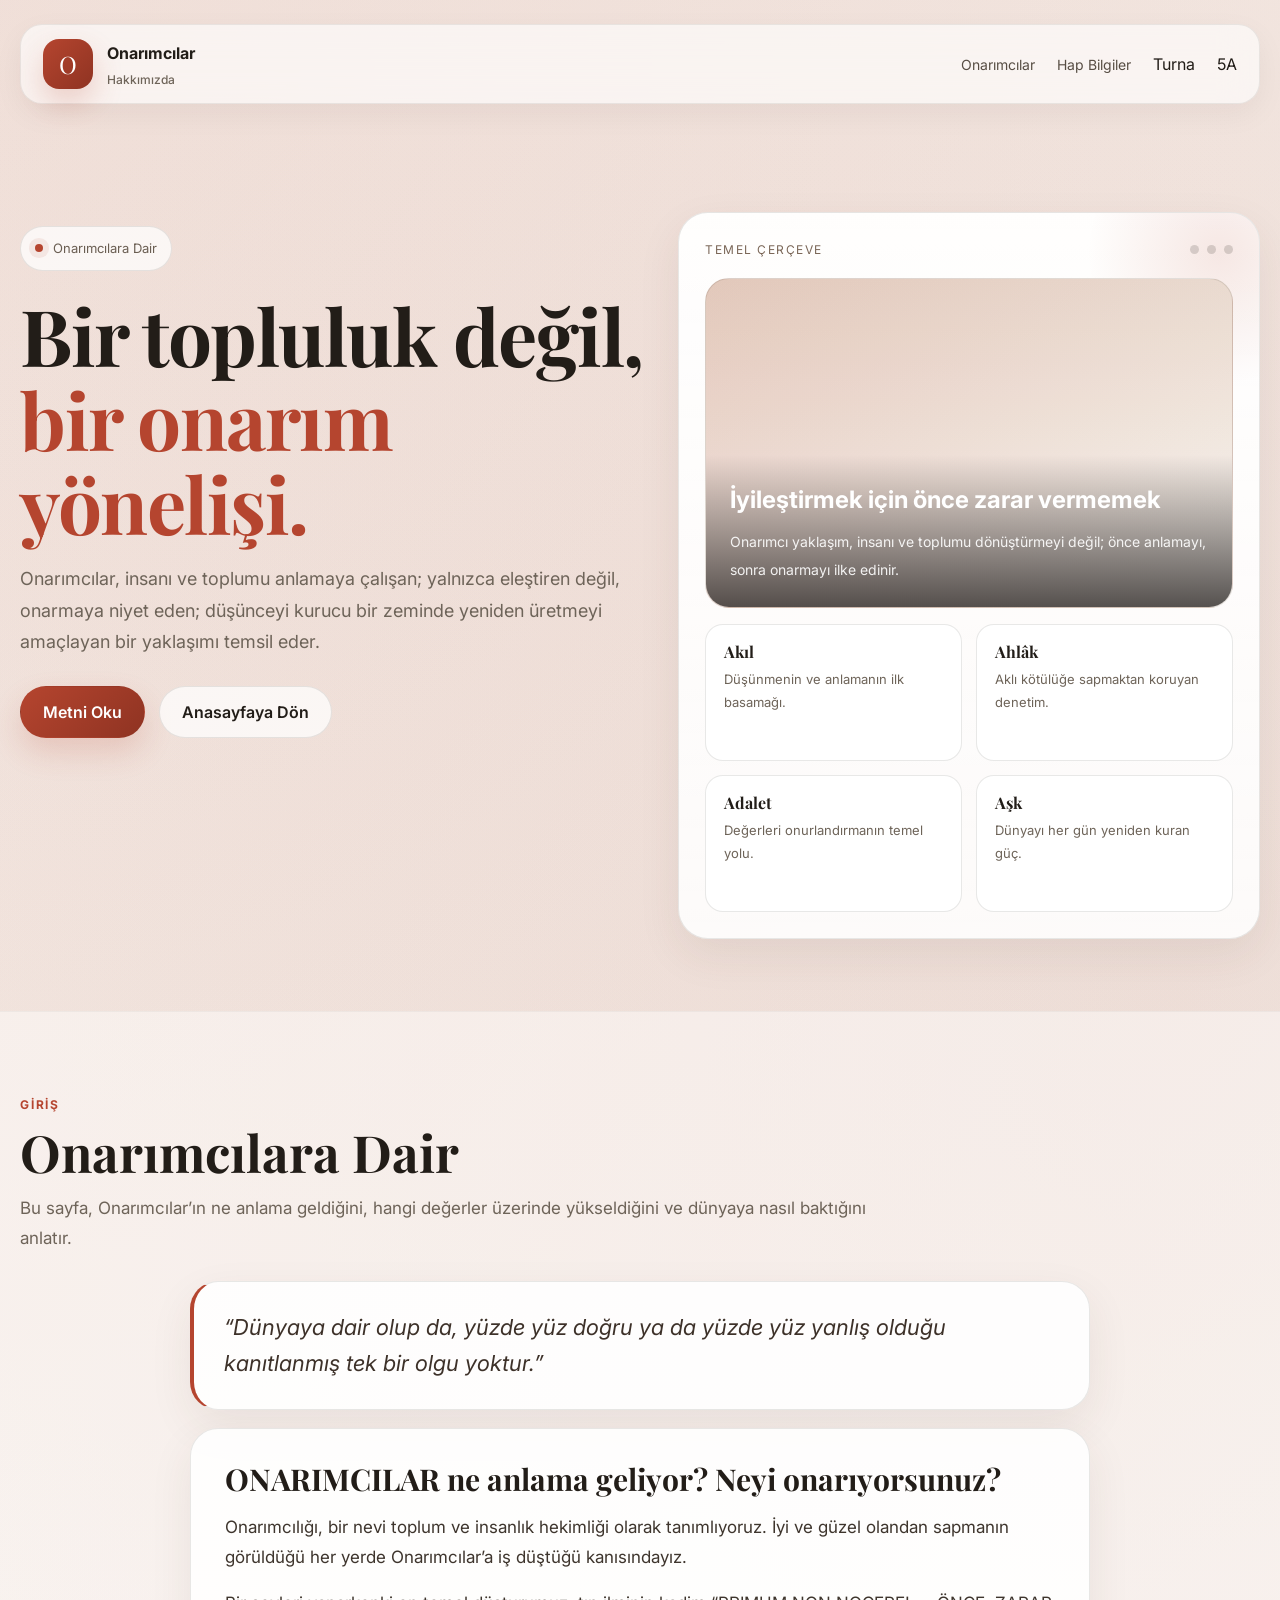
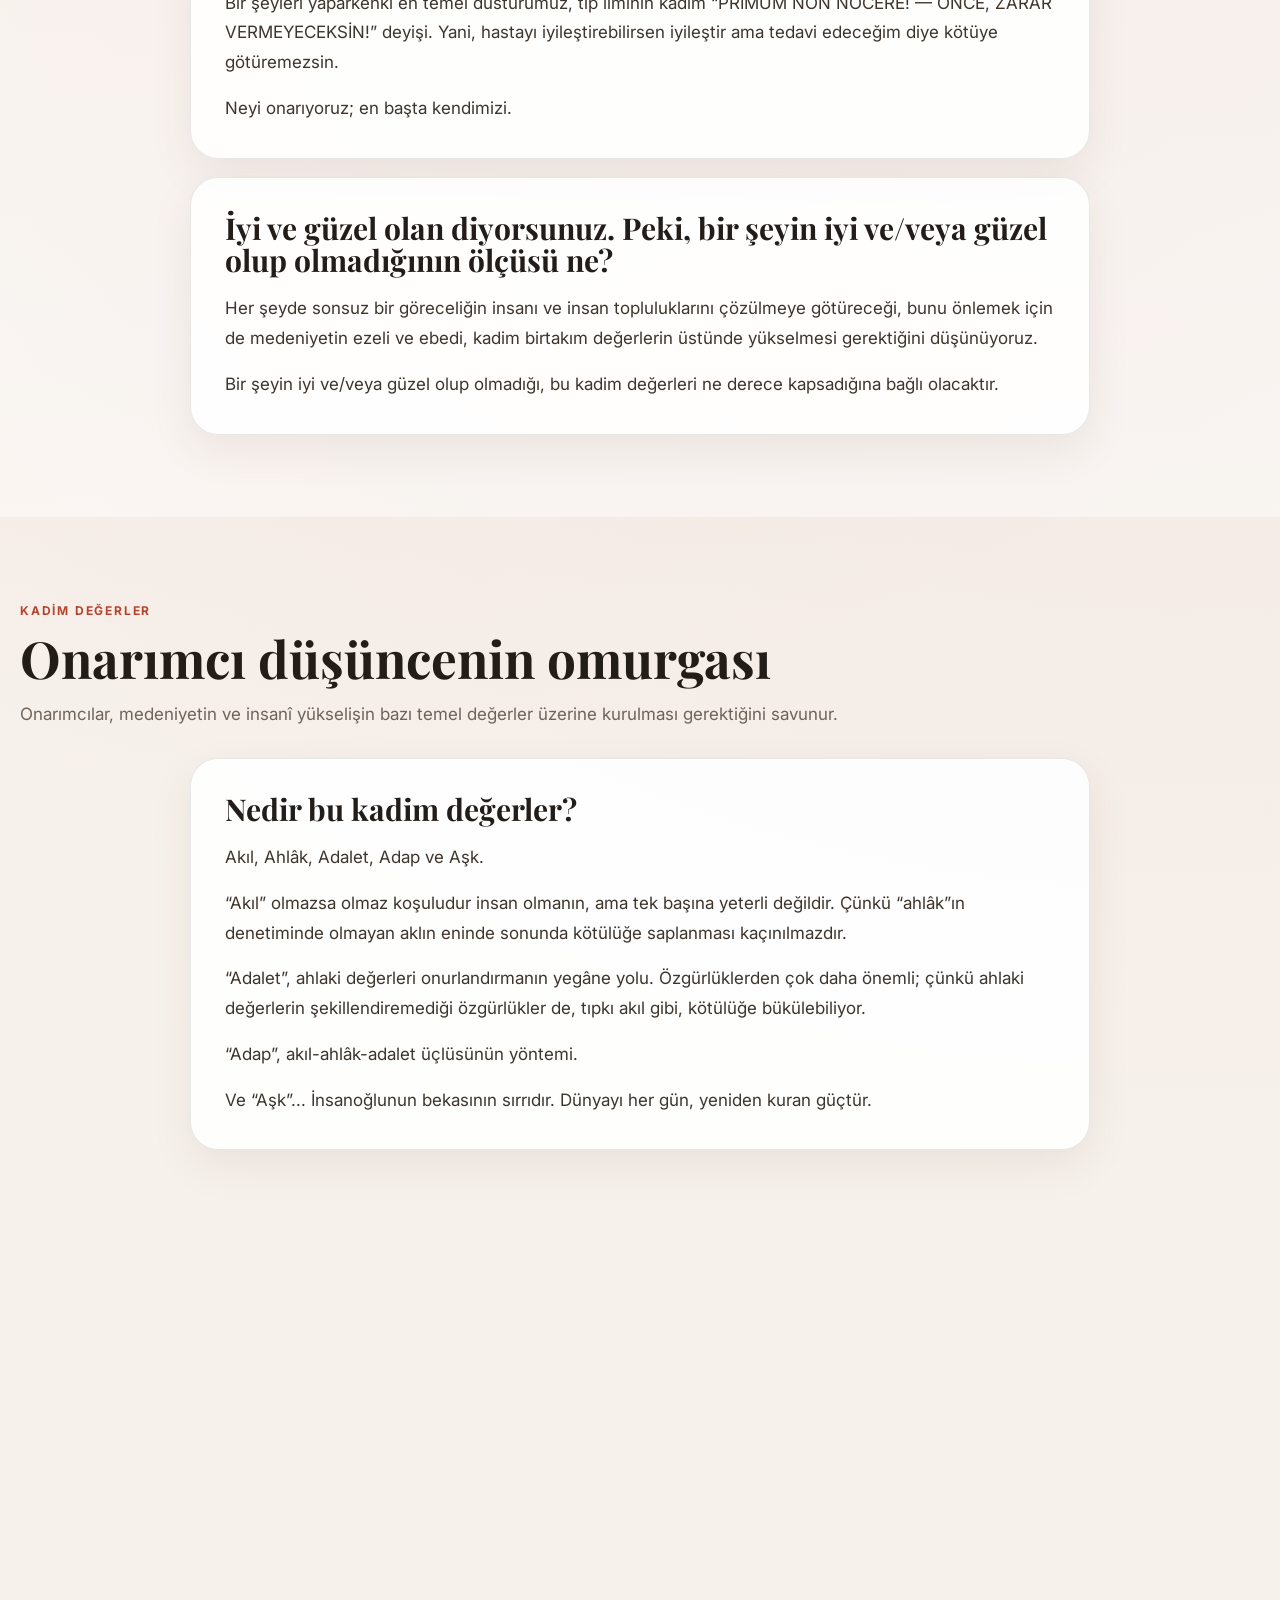
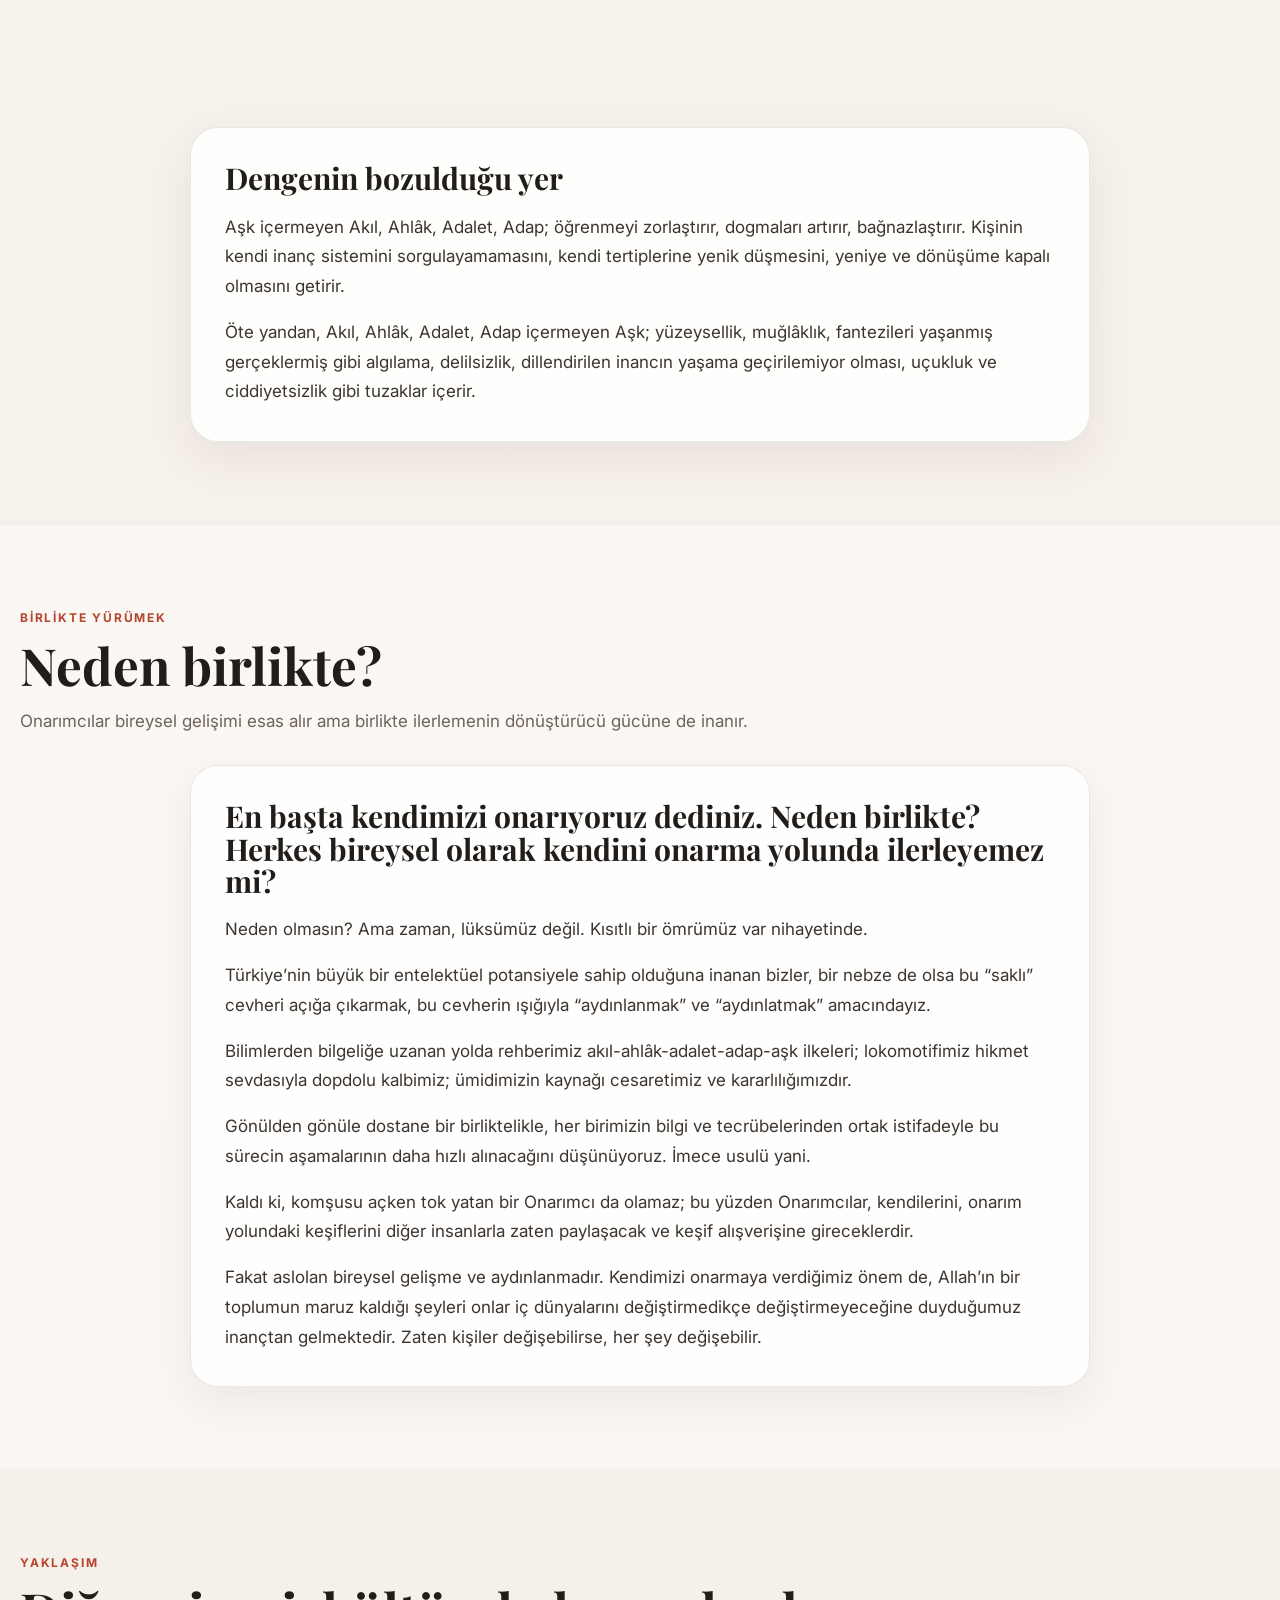
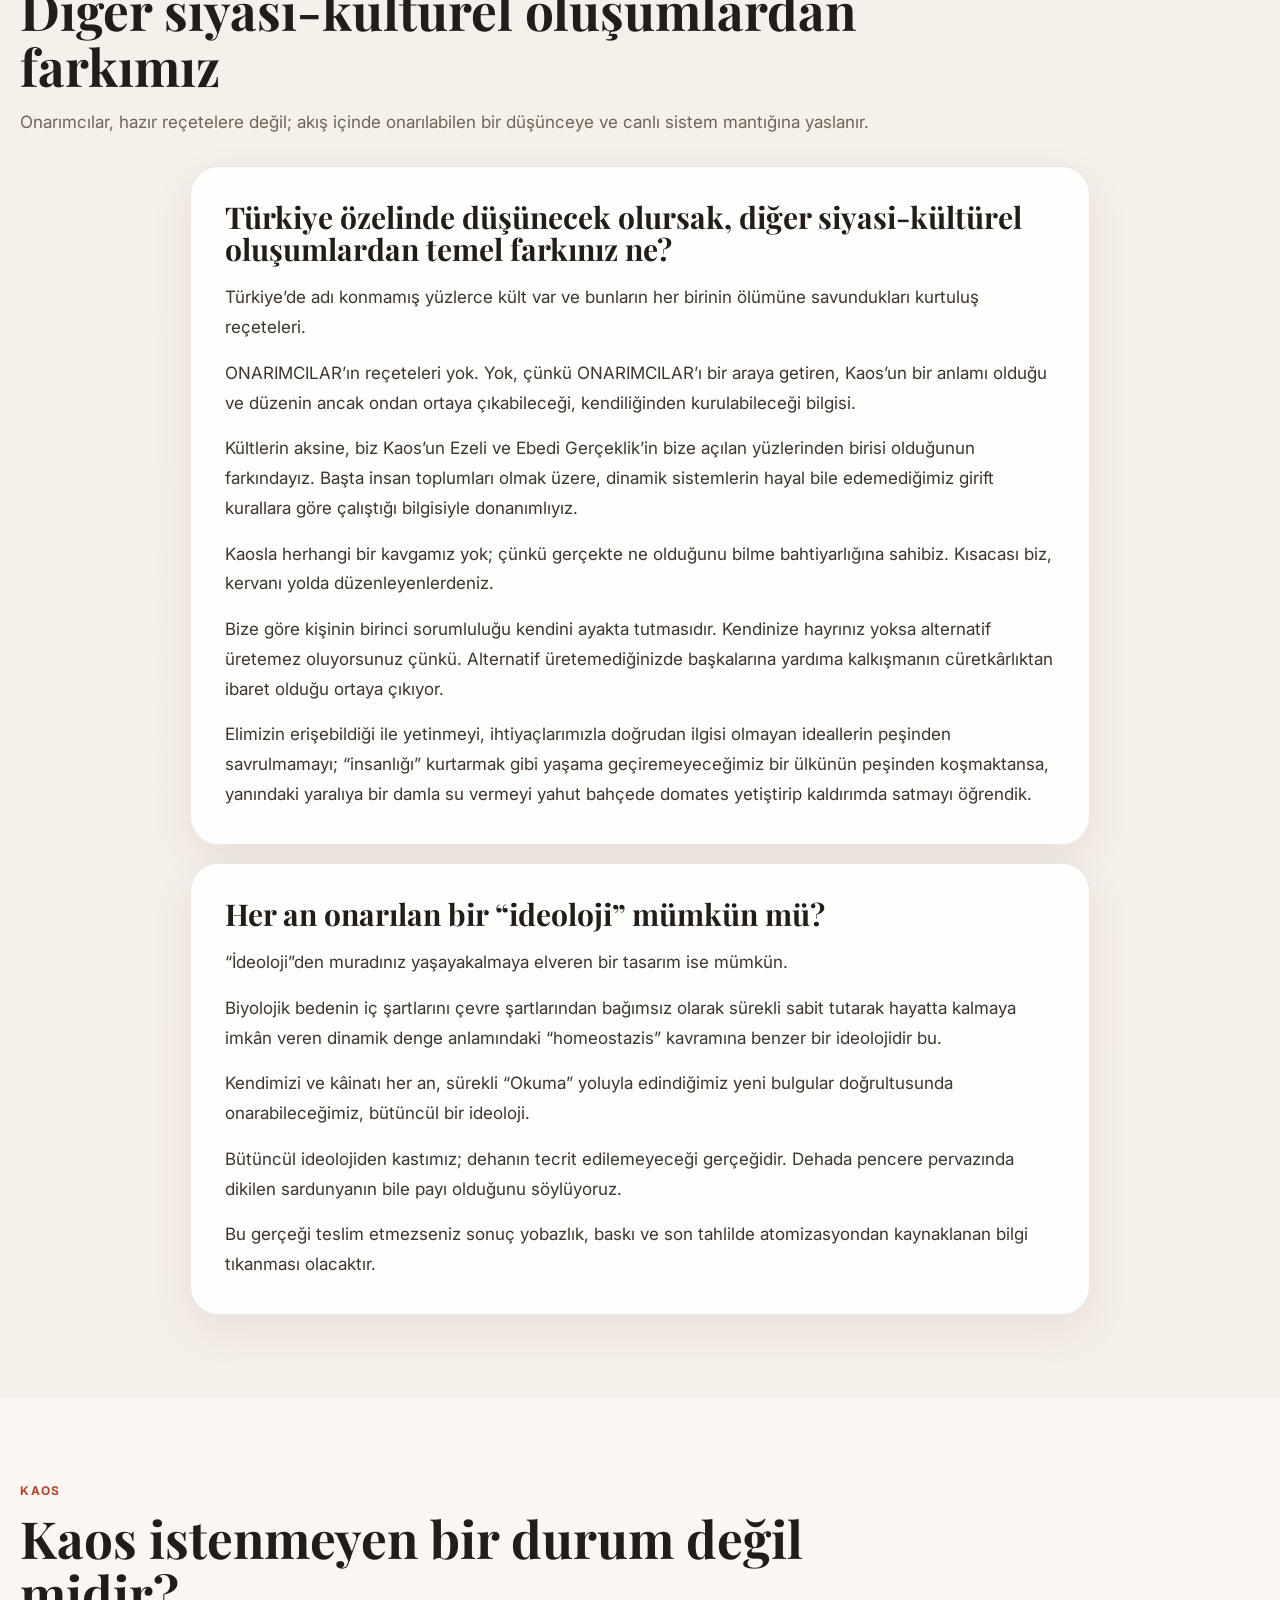
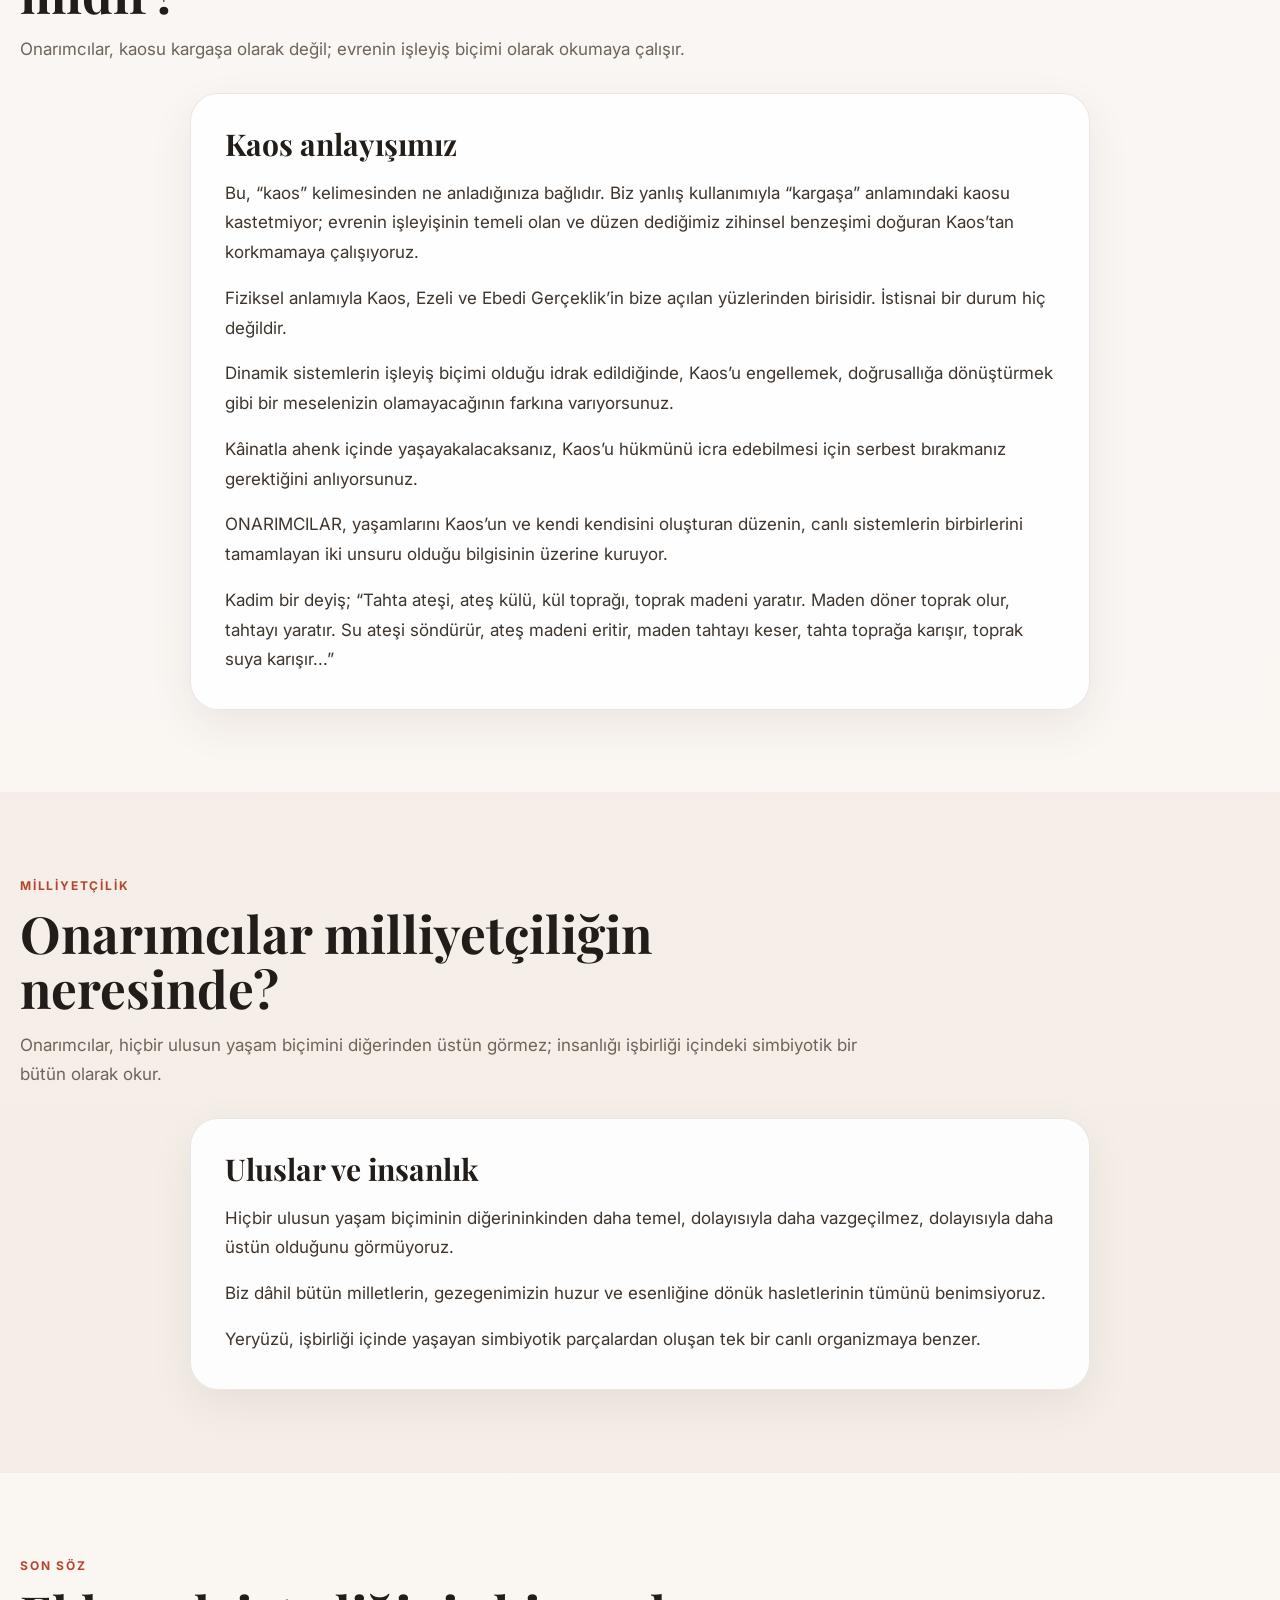
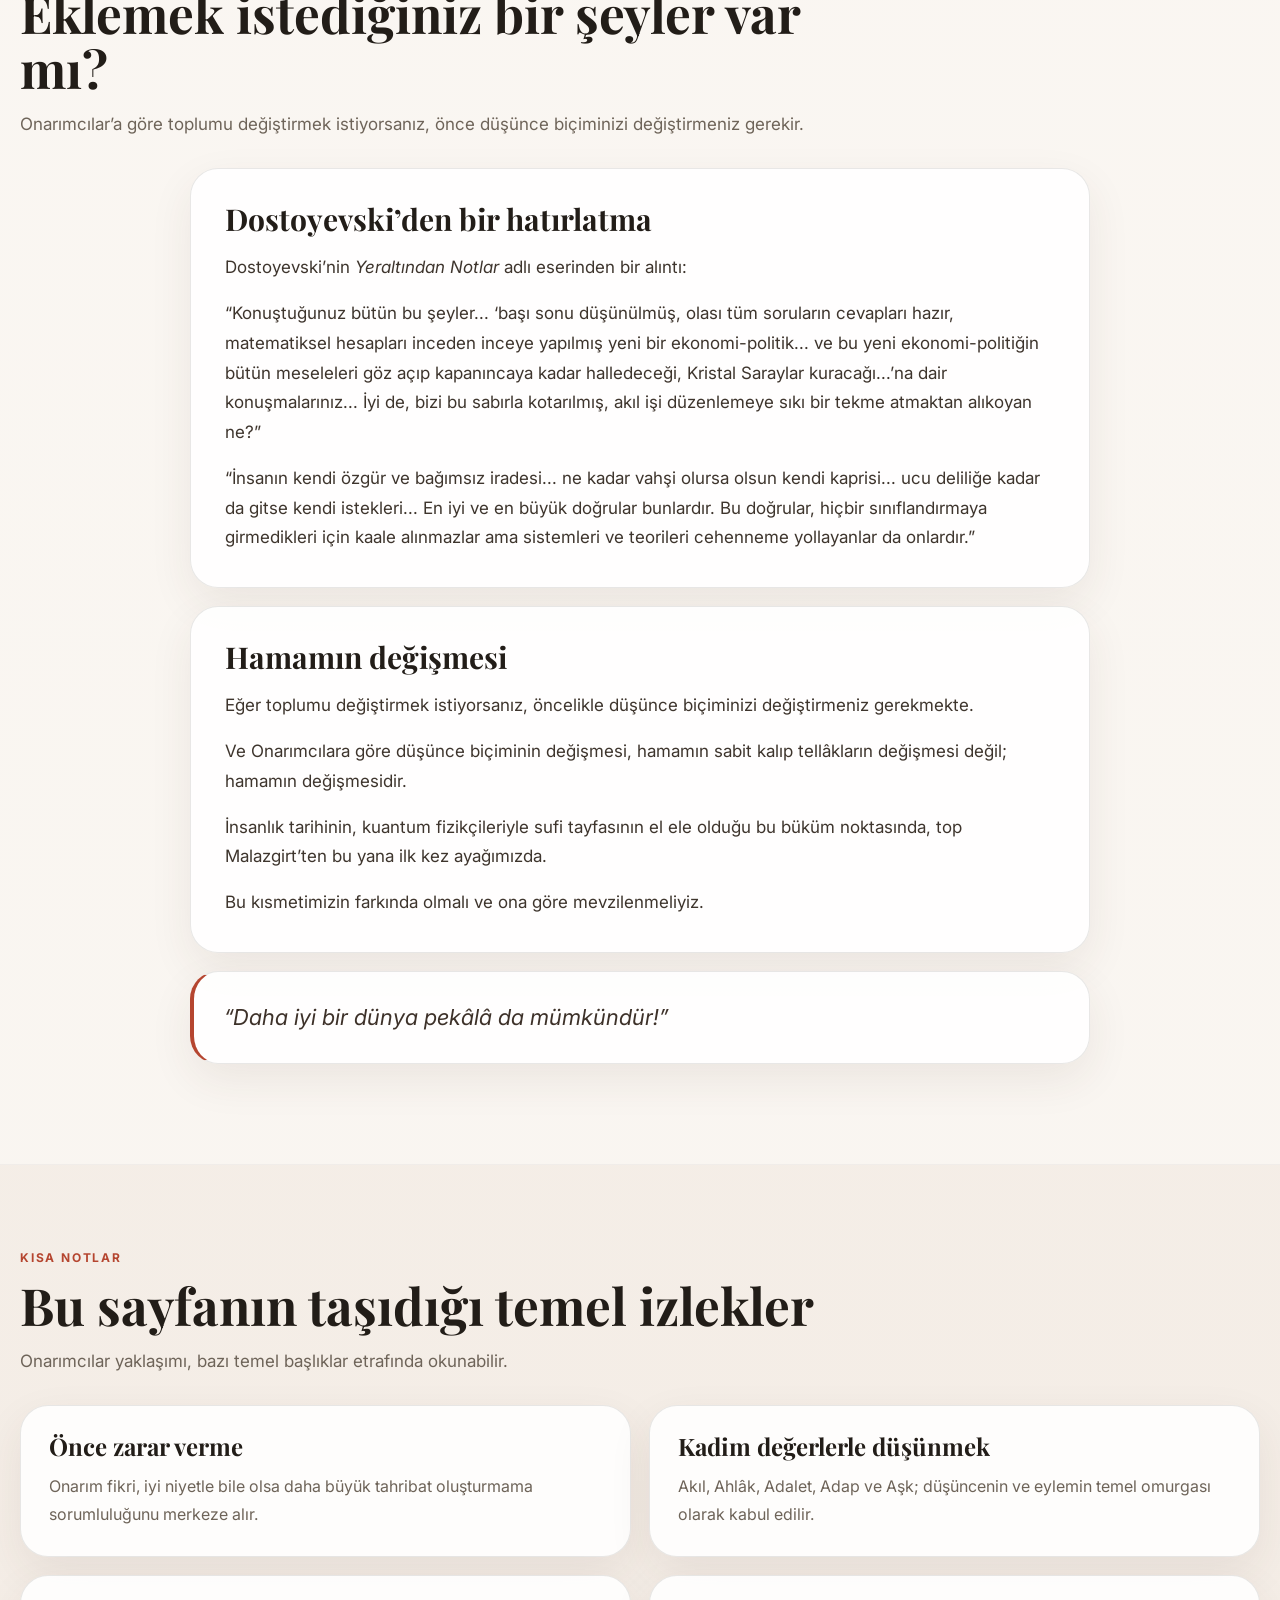
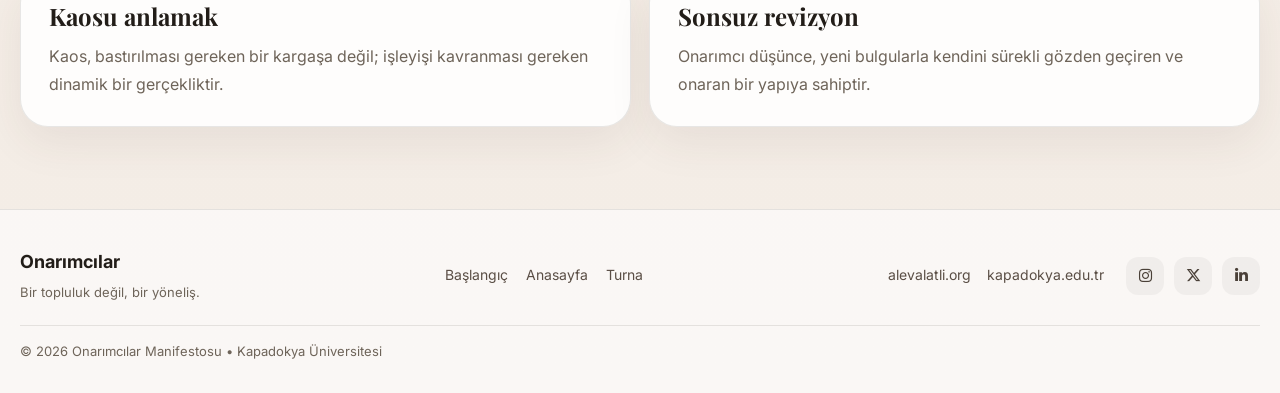
<file: hakkımızda.html>
<!doctype html>
<html lang="tr">
  <head>
    <meta charset="UTF-8" />
    <meta name="viewport" content="width=device-width, initial-scale=1.0" />
    <title>Hakkımızda | Onarımcılar</title>
    <meta
      name="description"
      content="Onarımcılara Dair: Onarımcılar’ın neyi temsil ettiğini, hangi değerler üzerine yükseldiğini ve düşünsel yaklaşımını anlatan hakkımızda sayfası."
    />

    <link rel="preconnect" href="https://fonts.googleapis.com" />
    <link rel="preconnect" href="https://fonts.gstatic.com" crossorigin />
    <link
      href="https://fonts.googleapis.com/css2?family=Inter:wght@400;500;600;700;800&family=Playfair+Display:wght@600;700;800&display=swap"
      rel="stylesheet"
    />
    <link
      rel="stylesheet"
      href="https://cdnjs.cloudflare.com/ajax/libs/font-awesome/6.5.0/css/all.min.css"
    />

    <style>
      :root {
        --bg: #f5efe8;
        --bg-2: #fbf7f2;
        --surface: rgba(255, 255, 255, 0.82);
        --surface-strong: #ffffff;
        --text: #221d18;
        --muted: #6e6459;
        --line: rgba(34, 29, 24, 0.1);
        --accent: #b5452f;
        --accent-2: #8f3322;
        --accent-soft: rgba(181, 69, 47, 0.08);
        --dark: #171311;
        --dark-2: #221a16;
        --gold: #d7b58b;
        --max: 1240px;
        --reading: 900px;
        --radius: 28px;
        --shadow: 0 16px 44px rgba(71, 52, 36, 0.08);
      }

      * {
        margin: 0;
        padding: 0;
        box-sizing: border-box;
      }

      html {
        scroll-behavior: smooth;
      }

      body {
        font-family: "Inter", sans-serif;
        color: var(--text);
        background:
          radial-gradient(
            circle at top left,
            rgba(181, 69, 47, 0.1),
            transparent 24%
          ),
          radial-gradient(
            circle at 92% 10%,
            rgba(143, 51, 34, 0.08),
            transparent 20%
          ),
          linear-gradient(180deg, #f8f3ee 0%, #f4ede6 100%);
        line-height: 1.75;
        overflow-x: hidden;
      }

      a {
        color: inherit;
        text-decoration: none;
      }

      img {
        max-width: 100%;
        display: block;
      }

      h1,
      h2,
      h3,
      h4 {
        font-family: "Playfair Display", serif;
        line-height: 1.08;
      }

      .container {
        width: min(var(--max), calc(100% - 40px));
        margin: 0 auto;
      }

      #progressBar {
        position: fixed;
        top: 0;
        left: 0;
        width: 0%;
        height: 4px;
        background: linear-gradient(90deg, var(--accent), #d4664d);
        z-index: 9999;
      }

      .topbar-wrap {
        position: sticky;
        top: 12px;
        z-index: 999;
        padding-top: 12px;
      }

      .topbar {
        max-width: var(--max);
        margin: 0 auto;
        width: calc(100% - 40px);
        border: 1px solid rgba(34, 29, 24, 0.08);
        background: rgba(255, 255, 255, 0.62);
        backdrop-filter: blur(18px);
        border-radius: 22px;
        box-shadow: 0 10px 30px rgba(34, 29, 24, 0.05);
        transition: 0.3s ease;
      }

      .topbar.scrolled {
        box-shadow: 0 18px 40px rgba(34, 29, 24, 0.08);
      }

      .topbar-inner {
        min-height: 78px;
        display: flex;
        align-items: center;
        justify-content: space-between;
        gap: 20px;
        padding: 0 22px;
      }

      .brand {
        display: flex;
        align-items: center;
        gap: 14px;
      }

      .brand-mark {
        width: 50px;
        height: 50px;
        border-radius: 16px;
        display: grid;
        place-items: center;
        color: #fff;
        background: linear-gradient(135deg, var(--accent), var(--accent-2));
        box-shadow: 0 14px 30px rgba(181, 69, 47, 0.22);
        font-family: "Playfair Display", serif;
        font-size: 24px;
      }

      .brand-text {
        font-weight: 700;
        font-size: 16px;
      }

      .brand-text small {
        display: block;
        font-size: 12px;
        color: var(--muted);
        font-weight: 500;
        margin-top: 2px;
      }

      .nav {
        display: flex;
        align-items: center;
        gap: 22px;
      }

      .nav-item {
        position: relative;
      }

      .nav-item span {
        cursor: pointer;
        font-size: 14px;
        color: #574d44;
      }

      .dropdown {
        position: absolute;
        top: 120%;
        left: 0;
        min-width: 220px;
        padding: 14px;
        border-radius: 18px;
        background: #fff;
        border: 1px solid var(--line);
        box-shadow: 0 18px 40px rgba(0, 0, 0, 0.08);
        opacity: 0;
        pointer-events: none;
        transform: translateY(10px);
        transition: 0.25s ease;
        display: flex;
        flex-direction: column;
        gap: 10px;
      }

      .dropdown a {
        font-size: 14px;
        padding: 8px 10px;
        border-radius: 10px;
        transition: 0.2s;
      }

      .dropdown a:hover {
        background: var(--accent-soft);
        color: var(--accent);
      }

      .nav-item:hover .dropdown {
        opacity: 1;
        pointer-events: auto;
        transform: none;
      }

      .menu-toggle {
        display: none;
        width: 46px;
        height: 46px;
        border: 1px solid var(--line);
        border-radius: 14px;
        background: #fff;
        font-size: 18px;
        cursor: pointer;
      }

      section {
        padding: 82px 0;
      }

      .hero {
        position: relative;
        padding: 120px 0 72px;
      }

      .hero-grid {
        display: grid;
        grid-template-columns: 1.04fr 0.96fr;
        gap: 28px;
        align-items: stretch;
      }

      .hero-copy {
        padding: 14px 0;
      }

      .eyebrow {
        display: inline-flex;
        align-items: center;
        gap: 10px;
        padding: 10px 14px;
        border: 1px solid var(--line);
        border-radius: 999px;
        background: rgba(255, 255, 255, 0.72);
        color: #6a5e52;
        font-size: 13px;
        margin-bottom: 22px;
      }

      .eyebrow::before {
        content: "";
        width: 8px;
        height: 8px;
        border-radius: 50%;
        background: var(--accent);
        box-shadow: 0 0 0 6px rgba(181, 69, 47, 0.09);
      }

      .hero h1 {
        font-size: clamp(42px, 7vw, 78px);
        letter-spacing: -1.5px;
        margin-bottom: 18px;
        max-width: 850px;
      }

      .hero h1 span {
        color: var(--accent);
      }

      .hero p {
        font-size: 18px;
        color: var(--muted);
        max-width: 720px;
        margin-bottom: 28px;
      }

      .hero-actions {
        display: flex;
        flex-wrap: wrap;
        gap: 14px;
        margin-bottom: 30px;
      }

      .btn {
        min-height: 52px;
        padding: 0 22px;
        border-radius: 999px;
        display: inline-flex;
        align-items: center;
        justify-content: center;
        border: 1px solid transparent;
        font-weight: 600;
        transition: 0.3s ease;
      }

      .btn-primary {
        color: #fff;
        background: linear-gradient(135deg, var(--accent), var(--accent-2));
        box-shadow: 0 14px 30px rgba(181, 69, 47, 0.18);
      }

      .btn-primary:hover {
        transform: translateY(-2px);
      }

      .btn-secondary {
        background: rgba(255, 255, 255, 0.72);
        border-color: var(--line);
      }

      .btn-secondary:hover {
        background: #fff;
      }

      .hero-panel {
        position: relative;
        min-height: 100%;
        padding: 26px;
        border-radius: 30px;
        border: 1px solid var(--line);
        background: linear-gradient(
          180deg,
          rgba(255, 255, 255, 0.95),
          rgba(255, 255, 255, 0.86)
        );
        box-shadow: var(--shadow);
        overflow: hidden;
      }

      .hero-panel::before {
        content: "";
        position: absolute;
        width: 260px;
        height: 260px;
        border-radius: 50%;
        top: -90px;
        right: -90px;
        background: radial-gradient(
          circle,
          rgba(181, 69, 47, 0.12),
          transparent 72%
        );
      }

      .panel-top {
        display: flex;
        justify-content: space-between;
        align-items: center;
        gap: 16px;
        margin-bottom: 18px;
        position: relative;
        z-index: 1;
      }

      .panel-tag {
        font-size: 12px;
        text-transform: uppercase;
        letter-spacing: 1.5px;
        color: #7a6657;
      }

      .dots {
        display: flex;
        gap: 8px;
      }

      .dots span {
        width: 9px;
        height: 9px;
        border-radius: 50%;
        background: rgba(34, 29, 24, 0.16);
      }

      .visual-card {
        position: relative;
        z-index: 1;
        min-height: 330px;
        border-radius: 24px;
        overflow: hidden;
        border: 1px solid var(--line);
        background:
          linear-gradient(
            135deg,
            rgba(181, 69, 47, 0.16),
            rgba(255, 255, 255, 0.16)
          ),
          linear-gradient(180deg, #eadfd3 0%, #f8f3ee 100%);
        display: flex;
        align-items: flex-end;
      }

      .visual-card::before {
        content: "";
        position: absolute;
        inset: 0;
        background:
          linear-gradient(rgba(255, 255, 255, 0.04), rgba(255, 255, 255, 0.04)),
          url("https://images.unsplash.com/photo-1516321318423-f06f85e504b3?auto=format&fit=crop&w=1200&q=80")
            center/cover no-repeat;
        opacity: 0.86;
      }

      .visual-overlay {
        position: relative;
        z-index: 2;
        width: 100%;
        padding: 24px;
        background: linear-gradient(
          180deg,
          transparent 0%,
          rgba(23, 19, 17, 0.72) 100%
        );
      }

      .visual-overlay strong {
        display: block;
        color: #fff;
        font-size: 24px;
        margin-bottom: 6px;
      }

      .visual-overlay span {
        font-size: 14px;
        color: rgba(255, 255, 255, 0.9);
      }

      .mini-grid {
        display: grid;
        grid-template-columns: 1fr 1fr;
        gap: 14px;
        margin-top: 16px;
        position: relative;
        z-index: 1;
      }

      .mini-card {
        border: 1px solid var(--line);
        border-radius: 18px;
        padding: 18px;
        background: #fff;
      }

      .mini-card h4 {
        font-size: 16px;
        margin-bottom: 8px;
      }

      .mini-card p {
        font-size: 13px;
        color: var(--muted);
      }

      .soft-section {
        background: rgba(255, 255, 255, 0.42);
        border-top: 1px solid rgba(34, 29, 24, 0.04);
        border-bottom: 1px solid rgba(34, 29, 24, 0.04);
      }

      .section-head {
        display: flex;
        justify-content: space-between;
        align-items: end;
        gap: 20px;
        margin-bottom: 28px;
      }

      .section-head .left {
        max-width: 860px;
      }

      .section-kicker {
        color: var(--accent);
        text-transform: uppercase;
        font-size: 12px;
        letter-spacing: 1.8px;
        font-weight: 700;
        margin-bottom: 10px;
      }

      .section-title {
        font-size: clamp(32px, 4vw, 52px);
        margin-bottom: 14px;
      }

      .section-desc {
        font-size: 17px;
        color: var(--muted);
      }

      .manifesto-wrap {
        max-width: var(--reading);
        margin: 0 auto;
      }

      .manifesto-card,
      .value-card,
      .quote-panel,
      .note-card {
        background: rgba(255, 255, 255, 0.88);
        border: 1px solid var(--line);
        border-radius: 28px;
        box-shadow: var(--shadow);
      }

      .manifesto-card {
        padding: 34px;
      }

      .manifesto-card + .manifesto-card {
        margin-top: 18px;
      }

      .manifesto-card h3 {
        font-size: 30px;
        margin-bottom: 18px;
      }

      .manifesto-card p {
        font-size: 17px;
        color: #3e352d;
        margin-bottom: 16px;
      }

      .manifesto-card p:last-child {
        margin-bottom: 0;
      }

      .quote-panel {
        padding: 28px 28px 28px 30px;
        border-left: 4px solid var(--accent);
        margin-bottom: 18px;
      }

      .quote-panel p {
        font-size: 22px;
        line-height: 1.6;
        font-style: italic;
        color: #3d3129;
      }

      .value-grid {
        display: grid;
        grid-template-columns: repeat(5, 1fr);
        gap: 16px;
        margin-top: 24px;
      }

      .value-card {
        padding: 24px 18px;
        text-align: center;
      }

      .value-card strong {
        display: block;
        font-size: 24px;
        margin-bottom: 10px;
        color: var(--accent);
      }

      .value-card span {
        font-size: 14px;
        color: var(--muted);
      }

      .note-grid {
        display: grid;
        grid-template-columns: 1fr 1fr;
        gap: 18px;
      }

      .note-card {
        padding: 28px;
      }

      .note-card h3 {
        font-size: 24px;
        margin-bottom: 12px;
      }

      .note-card p {
        color: var(--muted);
      }

      .final-quote {
        margin-top: 48px;
        text-align: center;
        font-size: clamp(30px, 5vw, 46px);
        line-height: 1.15;
        font-family: "Playfair Display", serif;
        color: var(--accent);
      }

      .footer-advanced {
        border-top: 1px solid var(--line);
        padding: 36px 0 30px;
        background: rgba(255, 255, 255, 0.6);
      }

      .footer-top {
        display: flex;
        justify-content: space-between;
        align-items: center;
        gap: 20px;
        flex-wrap: wrap;
        margin-bottom: 20px;
      }

      .footer-brand strong {
        display: block;
        font-size: 18px;
      }

      .footer-brand span {
        font-size: 13px;
        color: var(--muted);
      }

      .footer-links {
        display: flex;
        gap: 18px;
        flex-wrap: wrap;
      }

      .footer-links a {
        font-size: 14px;
        color: #5a4e45;
        transition: 0.2s;
      }

      .footer-links a:hover {
        color: var(--accent);
      }

      .footer-external {
        display: flex;
        align-items: center;
        gap: 16px;
        flex-wrap: wrap;
      }

      .footer-external a {
        font-size: 14px;
        color: #5a4e45;
        transition: 0.2s;
      }

      .footer-external a:hover {
        color: var(--accent);
      }

      .social-icons {
        display: flex;
        gap: 10px;
        margin-left: 6px;
      }

      .social-icons a {
        width: 38px;
        height: 38px;
        border-radius: 12px;
        display: grid;
        place-items: center;
        background: rgba(0, 0, 0, 0.04);
        color: #4a4038;
        font-size: 15px;
        transition: 0.25s ease;
      }

      .social-icons a:hover {
        transform: translateY(-2px);
        color: #fff;
      }

      .social-icons a:nth-child(1):hover {
        background: #e1306c;
      }

      .social-icons a:nth-child(2):hover {
        background: #000000;
      }

      .social-icons a:nth-child(3):hover {
        background: #0077b5;
      }

      .footer-bottom {
        border-top: 1px solid var(--line);
        padding-top: 14px;
      }

      .footer-bottom p {
        font-size: 13px;
        color: var(--muted);
      }

      .reveal {
        opacity: 0;
        transform: translateY(28px);
        transition: 0.8s ease;
      }

      .reveal.show {
        opacity: 1;
        transform: none;
      }

      @media (max-width: 1180px) {
        .hero-grid,
        .note-grid {
          grid-template-columns: 1fr;
        }

        .value-grid {
          grid-template-columns: repeat(3, 1fr);
        }
      }

      @media (max-width: 920px) {
        .mini-grid {
          grid-template-columns: 1fr;
        }

        .value-grid {
          grid-template-columns: 1fr 1fr;
        }

        .nav {
          position: fixed;
          top: 94px;
          left: 20px;
          right: 20px;
          flex-direction: column;
          align-items: flex-start;
          gap: 14px;
          padding: 18px;
          border-radius: 24px;
          border: 1px solid var(--line);
          background: #fff;
          box-shadow: var(--shadow);
          opacity: 0;
          pointer-events: none;
          transform: translateY(-10px);
          transition: 0.25s ease;
        }

        .nav.active {
          opacity: 1;
          pointer-events: auto;
          transform: none;
        }

        .menu-toggle {
          display: inline-grid;
          place-items: center;
        }
      }

      @media (max-width: 640px) {
        .container,
        .topbar {
          width: calc(100% - 24px);
        }

        .topbar-inner {
          min-height: 72px;
          padding: 0 16px;
        }

        .hero {
          padding-top: 100px;
        }

        .hero h1 {
          letter-spacing: -1px;
        }

        .manifesto-card,
        .value-card,
        .quote-panel,
        .note-card {
          border-radius: 22px;
        }

        .value-grid {
          grid-template-columns: 1fr;
        }

        .quote-panel p {
          font-size: 18px;
        }
      }
    </style>
  </head>

  <body>
    <div id="progressBar"></div>

    <div class="topbar-wrap">
      <header class="topbar" id="topbar">
        <div class="topbar-inner">
          <a href="index.html" class="brand">
            <div class="brand-mark">O</div>
            <div class="brand-text">
              Onarımcılar
              <small>Hakkımızda</small>
            </div>
          </a>

          <nav class="nav" id="mobileNav">
            <div class="nav-item">
              <span>Onarımcılar</span>
              <div class="dropdown">
                <a href="hakkımızda.html">Hakkımızda</a>
                <a href="#giris">Rüya’dan Seçkiler</a>
                <a href="özellikler.html">Onarımcıların Özellikleri</a>
                <a href="#mutfaklar">Çalışma Alanları</a>
                <a href="first.html">İlk Onarımcılar </a>
                <a href="son.html">Yeni Onarımcılar</a>
                <a href="mektup.html">Onarımcılara Mektup</a>
              </div>
            </div>

            <div class="nav-item">
              <span>Hap Bilgiler</span>
              <div class="dropdown">
                <a href="#sacagli">Saçaklı Mantık</a>
                <a href="#kuantum">Kuantum Fiziği</a>
                <a href="#kedi">Schrödinger’in Kedisi</a>
              </div>
            </div>

            <a href="turna.html">Turna</a>
            <a href="#besa">5A</a>
          </nav>

          <button class="menu-toggle" id="menuToggle">☰</button>
        </div>
      </header>
    </div>

    <main>
      <section class="hero" id="anasayfa">
        <div class="container hero-grid">
          <div class="hero-copy reveal">
            <div class="eyebrow">Onarımcılara Dair</div>
            <h1>
              Bir topluluk değil,
              <span>bir onarım yönelişi.</span>
            </h1>
            <p>
              Onarımcılar, insanı ve toplumu anlamaya çalışan; yalnızca
              eleştiren değil, onarmaya niyet eden; düşünceyi kurucu bir zeminde
              yeniden üretmeyi amaçlayan bir yaklaşımı temsil eder.
            </p>

            <div class="hero-actions">
              <a href="#onarimcilik" class="btn btn-primary">Metni Oku</a>
              <a href="index.html" class="btn btn-secondary">Anasayfaya Dön</a>
            </div>
          </div>

          <div class="hero-panel reveal">
            <div class="panel-top">
              <div class="panel-tag">Temel Çerçeve</div>
              <div class="dots"><span></span><span></span><span></span></div>
            </div>

            <div class="visual-card">
              <div class="visual-overlay">
                <strong>İyileştirmek için önce zarar vermemek</strong>
                <span>
                  Onarımcı yaklaşım, insanı ve toplumu dönüştürmeyi değil; önce
                  anlamayı, sonra onarmayı ilke edinir.
                </span>
              </div>
            </div>

            <div class="mini-grid">
              <div class="mini-card">
                <h4>Akıl</h4>
                <p>Düşünmenin ve anlamanın ilk basamağı.</p>
              </div>
              <div class="mini-card">
                <h4>Ahlâk</h4>
                <p>Aklı kötülüğe sapmaktan koruyan denetim.</p>
              </div>
              <div class="mini-card">
                <h4>Adalet</h4>
                <p>Değerleri onurlandırmanın temel yolu.</p>
              </div>
              <div class="mini-card">
                <h4>Aşk</h4>
                <p>Dünyayı her gün yeniden kuran güç.</p>
              </div>
            </div>
          </div>
        </div>
      </section>

      <section id="onarimcilik" class="soft-section">
        <div class="container">
          <div class="section-head reveal">
            <div class="left">
              <div class="section-kicker">Giriş</div>
              <h2 class="section-title">Onarımcılara Dair</h2>
              <p class="section-desc">
                Bu sayfa, Onarımcılar’ın ne anlama geldiğini, hangi değerler
                üzerinde yükseldiğini ve dünyaya nasıl baktığını anlatır.
              </p>
            </div>
          </div>

          <div class="manifesto-wrap">
            <div class="quote-panel reveal">
              <p>
                “Dünyaya dair olup da, yüzde yüz doğru ya da yüzde yüz yanlış
                olduğu kanıtlanmış tek bir olgu yoktur.”
              </p>
            </div>

            <article class="manifesto-card reveal">
              <h3>ONARIMCILAR ne anlama geliyor? Neyi onarıyorsunuz?</h3>
              <p>
                Onarımcılığı, bir nevi toplum ve insanlık hekimliği olarak
                tanımlıyoruz. İyi ve güzel olandan sapmanın görüldüğü her yerde
                Onarımcılar’a iş düştüğü kanısındayız.
              </p>
              <p>
                Bir şeyleri yaparkenki en temel düsturumuz, tıp ilminin kadim
                “PRIMUM NON NOCERE! — ÖNCE, ZARAR VERMEYECEKSİN!” deyişi.
                Yani, hastayı iyileştirebilirsen iyileştir ama tedavi edeceğim
                diye kötüye götüremezsin.
              </p>
              <p>Neyi onarıyoruz; en başta kendimizi.</p>
            </article>

            <article class="manifesto-card reveal">
              <h3>
                İyi ve güzel olan diyorsunuz. Peki, bir şeyin iyi ve/veya güzel
                olup olmadığının ölçüsü ne?
              </h3>
              <p>
                Her şeyde sonsuz bir göreceliğin insanı ve insan topluluklarını
                çözülmeye götüreceği, bunu önlemek için de medeniyetin ezeli ve
                ebedi, kadim birtakım değerlerin üstünde yükselmesi gerektiğini
                düşünüyoruz.
              </p>
              <p>
                Bir şeyin iyi ve/veya güzel olup olmadığı, bu kadim değerleri ne
                derece kapsadığına bağlı olacaktır.
              </p>
            </article>
          </div>
        </div>
      </section>

      <section id="degerler">
        <div class="container">
          <div class="section-head reveal">
            <div class="left">
              <div class="section-kicker">Kadim Değerler</div>
              <h2 class="section-title">Onarımcı düşüncenin omurgası</h2>
              <p class="section-desc">
                Onarımcılar, medeniyetin ve insanî yükselişin bazı temel
                değerler üzerine kurulması gerektiğini savunur.
              </p>
            </div>
          </div>

          <div class="manifesto-wrap">
            <article class="manifesto-card reveal">
              <h3>Nedir bu kadim değerler?</h3>
              <p>
                Akıl, Ahlâk, Adalet, Adap ve Aşk.
              </p>
              <p>
                “Akıl” olmazsa olmaz koşuludur insan olmanın, ama tek başına
                yeterli değildir. Çünkü “ahlâk”ın denetiminde olmayan aklın
                eninde sonunda kötülüğe saplanması kaçınılmazdır.
              </p>
              <p>
                “Adalet”, ahlaki değerleri onurlandırmanın yegâne yolu.
                Özgürlüklerden çok daha önemli; çünkü ahlaki değerlerin
                şekillendiremediği özgürlükler de, tıpkı akıl gibi, kötülüğe
                bükülebiliyor.
              </p>
              <p>
                “Adap”, akıl-ahlâk-adalet üçlüsünün yöntemi.
              </p>
              <p>
                Ve “Aşk”... İnsanoğlunun bekasının sırrıdır. Dünyayı her gün,
                yeniden kuran güçtür.
              </p>
            </article>

            <div class="value-grid reveal">
              <div class="value-card">
                <strong>Akıl</strong>
                <span>İnsan olmanın vazgeçilmez şartı</span>
              </div>
              <div class="value-card">
                <strong>Ahlâk</strong>
                <span>Aklın yönünü belirleyen denetim</span>
              </div>
              <div class="value-card">
                <strong>Adalet</strong>
                <span>Değerleri onurlandırmanın yolu</span>
              </div>
              <div class="value-card">
                <strong>Adap</strong>
                <span>Değerlerin hayata taşınma yöntemi</span>
              </div>
              <div class="value-card">
                <strong>Aşk</strong>
                <span>İnsanı ve dünyayı yeniden kuran güç</span>
              </div>
            </div>

            <article class="manifesto-card reveal" style="margin-top: 18px;">
              <h3>Denge anlayışı</h3>
              <p>
                Bu kadim değerleri hayata taşırken dürüstlük — yani özü sözü bir
                olmak; yiğitlik — yani zorluğu ve imkânsızlığı ilkesel olarak
                reddetmek; bu kadim değerlere sadakat; bu değerleri uygulamada
                nezaket ve en önemlisi denge.
              </p>
              <p>
                Denge, “Ayağı Yerde, Başı Bulutlarda” dediğimiz mertebedir.
                Ayağı yerdelikten gerçekçiliği, mücessem ve kadim değerlere
                adanmışlığı anlamalısınız: Akıl, Ahlâk, Adalet, Adap gibi.
              </p>
              <p>
                “Başı bulutlarda” olmaktan ise özgürlüğü, tazeliği, yaratıcılığı,
                düşünülmeyeni düşünmeyi ve Aşk’ı.
              </p>
            </article>

            <article class="manifesto-card reveal">
              <h3>Dengenin bozulduğu yer</h3>
              <p>
                Aşk içermeyen Akıl, Ahlâk, Adalet, Adap; öğrenmeyi zorlaştırır,
                dogmaları artırır, bağnazlaştırır. Kişinin kendi inanç sistemini
                sorgulayamamasını, kendi tertiplerine yenik düşmesini, yeniye ve
                dönüşüme kapalı olmasını getirir.
              </p>
              <p>
                Öte yandan, Akıl, Ahlâk, Adalet, Adap içermeyen Aşk; yüzeysellik,
                muğlâklık, fantezileri yaşanmış gerçeklermiş gibi algılama,
                delilsizlik, dillendirilen inancın yaşama geçirilemiyor olması,
                uçukluk ve ciddiyetsizlik gibi tuzaklar içerir.
              </p>
            </article>
          </div>
        </div>
      </section>

      <section id="birlikte" class="soft-section">
        <div class="container">
          <div class="section-head reveal">
            <div class="left">
              <div class="section-kicker">Birlikte Yürümek</div>
              <h2 class="section-title">Neden birlikte?</h2>
              <p class="section-desc">
                Onarımcılar bireysel gelişimi esas alır ama birlikte ilerlemenin
                dönüştürücü gücüne de inanır.
              </p>
            </div>
          </div>

          <div class="manifesto-wrap">
            <article class="manifesto-card reveal">
              <h3>
                En başta kendimizi onarıyoruz dediniz. Neden birlikte? Herkes
                bireysel olarak kendini onarma yolunda ilerleyemez mi?
              </h3>
              <p>
                Neden olmasın? Ama zaman, lüksümüz değil. Kısıtlı bir ömrümüz var
                nihayetinde.
              </p>
              <p>
                Türkiye’nin büyük bir entelektüel potansiyele sahip olduğuna
                inanan bizler, bir nebze de olsa bu “saklı” cevheri açığa
                çıkarmak, bu cevherin ışığıyla “aydınlanmak” ve “aydınlatmak”
                amacındayız.
              </p>
              <p>
                Bilimlerden bilgeliğe uzanan yolda rehberimiz
                akıl-ahlâk-adalet-adap-aşk ilkeleri; lokomotifimiz hikmet
                sevdasıyla dopdolu kalbimiz; ümidimizin kaynağı cesaretimiz ve
                kararlılığımızdır.
              </p>
              <p>
                Gönülden gönüle dostane bir birliktelikle, her birimizin bilgi
                ve tecrübelerinden ortak istifadeyle bu sürecin aşamalarının
                daha hızlı alınacağını düşünüyoruz. İmece usulü yani.
              </p>
              <p>
                Kaldı ki, komşusu açken tok yatan bir Onarımcı da olamaz; bu
                yüzden Onarımcılar, kendilerini, onarım yolundaki keşiflerini
                diğer insanlarla zaten paylaşacak ve keşif alışverişine
                gireceklerdir.
              </p>
              <p>
                Fakat aslolan bireysel gelişme ve aydınlanmadır. Kendimizi
                onarmaya verdiğimiz önem de, Allah’ın bir toplumun maruz kaldığı
                şeyleri onlar iç dünyalarını değiştirmedikçe değiştirmeyeceğine
                duyduğumuz inançtan gelmektedir. Zaten kişiler değişebilirse,
                her şey değişebilir.
              </p>
            </article>
          </div>
        </div>
      </section>

      <section id="fark">
        <div class="container">
          <div class="section-head reveal">
            <div class="left">
              <div class="section-kicker">Yaklaşım</div>
              <h2 class="section-title">Diğer siyasi-kültürel oluşumlardan farkımız</h2>
              <p class="section-desc">
                Onarımcılar, hazır reçetelere değil; akış içinde onarılabilen bir
                düşünceye ve canlı sistem mantığına yaslanır.
              </p>
            </div>
          </div>

          <div class="manifesto-wrap">
            <article class="manifesto-card reveal">
              <h3>
                Türkiye özelinde düşünecek olursak, diğer siyasi-kültürel
                oluşumlardan temel farkınız ne?
              </h3>
              <p>
                Türkiye’de adı konmamış yüzlerce kült var ve bunların her birinin
                ölümüne savundukları kurtuluş reçeteleri.
              </p>
              <p>
                ONARIMCILAR’ın reçeteleri yok. Yok, çünkü ONARIMCILAR’ı bir
                araya getiren, Kaos’un bir anlamı olduğu ve düzenin ancak ondan
                ortaya çıkabileceği, kendiliğinden kurulabileceği bilgisi.
              </p>
              <p>
                Kültlerin aksine, biz Kaos’un Ezeli ve Ebedi Gerçeklik’in bize
                açılan yüzlerinden birisi olduğunun farkındayız. Başta insan
                toplumları olmak üzere, dinamik sistemlerin hayal bile
                edemediğimiz girift kurallara göre çalıştığı bilgisiyle
                donanımlıyız.
              </p>
              <p>
                Kaosla herhangi bir kavgamız yok; çünkü gerçekte ne olduğunu
                bilme bahtiyarlığına sahibiz. Kısacası biz, kervanı yolda
                düzenleyenlerdeniz.
              </p>
              <p>
                Bize göre kişinin birinci sorumluluğu kendini ayakta tutmasıdır.
                Kendinize hayrınız yoksa alternatif üretemez oluyorsunuz çünkü.
                Alternatif üretemediğinizde başkalarına yardıma kalkışmanın
                cüretkârlıktan ibaret olduğu ortaya çıkıyor.
              </p>
              <p>
                Elimizin erişebildiği ile yetinmeyi, ihtiyaçlarımızla doğrudan
                ilgisi olmayan ideallerin peşinden savrulmamayı; “insanlığı”
                kurtarmak gibi yaşama geçiremeyeceğimiz bir ülkünün peşinden
                koşmaktansa, yanındaki yaralıya bir damla su vermeyi yahut
                bahçede domates yetiştirip kaldırımda satmayı öğrendik.
              </p>
            </article>

            <article class="manifesto-card reveal">
              <h3>Her an onarılan bir “ideoloji” mümkün mü?</h3>
              <p>
                “İdeoloji”den muradınız yaşayakalmaya elveren bir tasarım ise
                mümkün.
              </p>
              <p>
                Biyolojik bedenin iç şartlarını çevre şartlarından bağımsız
                olarak sürekli sabit tutarak hayatta kalmaya imkân veren dinamik
                denge anlamındaki “homeostazis” kavramına benzer bir ideolojidir
                bu.
              </p>
              <p>
                Kendimizi ve kâinatı her an, sürekli “Okuma” yoluyla edindiğimiz
                yeni bulgular doğrultusunda onarabileceğimiz, bütüncül bir
                ideoloji.
              </p>
              <p>
                Bütüncül ideolojiden kastımız; dehanın tecrit edilemeyeceği
                gerçeğidir. Dehada pencere pervazında dikilen sardunyanın bile
                payı olduğunu söylüyoruz.
              </p>
              <p>
                Bu gerçeği teslim etmezseniz sonuç yobazlık, baskı ve son
                tahlilde atomizasyondan kaynaklanan bilgi tıkanması olacaktır.
              </p>
            </article>
          </div>
        </div>
      </section>

      <section id="kaos" class="soft-section">
        <div class="container">
          <div class="section-head reveal">
            <div class="left">
              <div class="section-kicker">Kaos</div>
              <h2 class="section-title">Kaos istenmeyen bir durum değil midir?</h2>
              <p class="section-desc">
                Onarımcılar, kaosu kargaşa olarak değil; evrenin işleyiş biçimi
                olarak okumaya çalışır.
              </p>
            </div>
          </div>

          <div class="manifesto-wrap">
            <article class="manifesto-card reveal">
              <h3>Kaos anlayışımız</h3>
              <p>
                Bu, “kaos” kelimesinden ne anladığınıza bağlıdır. Biz yanlış
                kullanımıyla “kargaşa” anlamındaki kaosu kastetmiyor; evrenin
                işleyişinin temeli olan ve düzen dediğimiz zihinsel benzeşimi
                doğuran Kaos’tan korkmamaya çalışıyoruz.
              </p>
              <p>
                Fiziksel anlamıyla Kaos, Ezeli ve Ebedi Gerçeklik’in bize açılan
                yüzlerinden birisidir. İstisnai bir durum hiç değildir.
              </p>
              <p>
                Dinamik sistemlerin işleyiş biçimi olduğu idrak edildiğinde,
                Kaos’u engellemek, doğrusallığa dönüştürmek gibi bir meselenizin
                olamayacağının farkına varıyorsunuz.
              </p>
              <p>
                Kâinatla ahenk içinde yaşayakalacaksanız, Kaos’u hükmünü icra
                edebilmesi için serbest bırakmanız gerektiğini anlıyorsunuz.
              </p>
              <p>
                ONARIMCILAR, yaşamlarını Kaos’un ve kendi kendisini oluşturan
                düzenin, canlı sistemlerin birbirlerini tamamlayan iki unsuru
                olduğu bilgisinin üzerine kuruyor.
              </p>
              <p>
                Kadim bir deyiş; “Tahta ateşi, ateş külü, kül toprağı, toprak
                madeni yaratır. Maden döner toprak olur, tahtayı yaratır. Su
                ateşi söndürür, ateş madeni eritir, maden tahtayı keser, tahta
                toprağa karışır, toprak suya karışır...”
              </p>
            </article>
          </div>
        </div>
      </section>

      <section id="milliyetcilik">
        <div class="container">
          <div class="section-head reveal">
            <div class="left">
              <div class="section-kicker">Milliyetçilik</div>
              <h2 class="section-title">Onarımcılar milliyetçiliğin neresinde?</h2>
              <p class="section-desc">
                Onarımcılar, hiçbir ulusun yaşam biçimini diğerinden üstün görmez;
                insanlığı işbirliği içindeki simbiyotik bir bütün olarak okur.
              </p>
            </div>
          </div>

          <div class="manifesto-wrap">
            <article class="manifesto-card reveal">
              <h3>Uluslar ve insanlık</h3>
              <p>
                Hiçbir ulusun yaşam biçiminin diğerininkinden daha temel,
                dolayısıyla daha vazgeçilmez, dolayısıyla daha üstün olduğunu
                görmüyoruz.
              </p>
              <p>
                Biz dâhil bütün milletlerin, gezegenimizin huzur ve esenliğine
                dönük hasletlerinin tümünü benimsiyoruz.
              </p>
              <p>
                Yeryüzü, işbirliği içinde yaşayan simbiyotik parçalardan oluşan
                tek bir canlı organizmaya benzer.
              </p>
            </article>
          </div>
        </div>
      </section>

      <section id="sonuc" class="soft-section">
        <div class="container">
          <div class="section-head reveal">
            <div class="left">
              <div class="section-kicker">Son Söz</div>
              <h2 class="section-title">Eklemek istediğiniz bir şeyler var mı?</h2>
              <p class="section-desc">
                Onarımcılar’a göre toplumu değiştirmek istiyorsanız, önce düşünce
                biçiminizi değiştirmeniz gerekir.
              </p>
            </div>
          </div>

          <div class="manifesto-wrap">
            <article class="manifesto-card reveal">
              <h3>Dostoyevski’den bir hatırlatma</h3>
              <p>
                Dostoyevski’nin <em>Yeraltından Notlar</em> adlı eserinden bir
                alıntı:
              </p>
              <p>
                “Konuştuğunuz bütün bu şeyler... ‘başı sonu düşünülmüş, olası tüm
                soruların cevapları hazır, matematiksel hesapları inceden
                inceye yapılmış yeni bir ekonomi-politik... ve bu yeni
                ekonomi-politiğin bütün meseleleri göz açıp kapanıncaya kadar
                halledeceği, Kristal Saraylar kuracağı...’na dair
                konuşmalarınız... İyi de, bizi bu sabırla kotarılmış, akıl işi
                düzenlemeye sıkı bir tekme atmaktan alıkoyan ne?”
              </p>
              <p>
                “İnsanın kendi özgür ve bağımsız iradesi... ne kadar vahşi olursa
                olsun kendi kaprisi... ucu deliliğe kadar da gitse kendi
                istekleri... En iyi ve en büyük doğrular bunlardır. Bu doğrular,
                hiçbir sınıflandırmaya girmedikleri için kaale alınmazlar ama
                sistemleri ve teorileri cehenneme yollayanlar da onlardır.”
              </p>
            </article>

            <article class="manifesto-card reveal">
              <h3>Hamamın değişmesi</h3>
              <p>
                Eğer toplumu değiştirmek istiyorsanız, öncelikle düşünce
                biçiminizi değiştirmeniz gerekmekte.
              </p>
              <p>
                Ve Onarımcılara göre düşünce biçiminin değişmesi, hamamın sabit
                kalıp tellâkların değişmesi değil; hamamın değişmesidir.
              </p>
              <p>
                İnsanlık tarihinin, kuantum fizikçileriyle sufi tayfasının el ele
                olduğu bu büküm noktasında, top Malazgirt’ten bu yana ilk kez
                ayağımızda.
              </p>
              <p>
                Bu kısmetimizin farkında olmalı ve ona göre mevzilenmeliyiz.
              </p>
            </article>

            <div class="quote-panel reveal" style="margin-top: 18px;">
              <p>“Daha iyi bir dünya pekâlâ da mümkündür!”</p>
            </div>
          </div>
        </div>
      </section>

      <section id="notlar">
        <div class="container">
          <div class="section-head reveal">
            <div class="left">
              <div class="section-kicker">Kısa Notlar</div>
              <h2 class="section-title">Bu sayfanın taşıdığı temel izlekler</h2>
              <p class="section-desc">
                Onarımcılar yaklaşımı, bazı temel başlıklar etrafında
                okunabilir.
              </p>
            </div>
          </div>

          <div class="note-grid">
            <article class="note-card reveal">
              <h3>Önce zarar verme</h3>
              <p>
                Onarım fikri, iyi niyetle bile olsa daha büyük tahribat
                oluşturmama sorumluluğunu merkeze alır.
              </p>
            </article>

            <article class="note-card reveal">
              <h3>Kadim değerlerle düşünmek</h3>
              <p>
                Akıl, Ahlâk, Adalet, Adap ve Aşk; düşüncenin ve eylemin temel
                omurgası olarak kabul edilir.
              </p>
            </article>

            <article class="note-card reveal">
              <h3>Kaosu anlamak</h3>
              <p>
                Kaos, bastırılması gereken bir kargaşa değil; işleyişi kavranması
                gereken dinamik bir gerçekliktir.
              </p>
            </article>

            <article class="note-card reveal">
              <h3>Sonsuz revizyon</h3>
              <p>
                Onarımcı düşünce, yeni bulgularla kendini sürekli gözden geçiren
                ve onaran bir yapıya sahiptir.
              </p>
            </article>
          </div>
        </div>
      </section>
    </main>

    <footer class="footer-advanced">
      <div class="container">
        <div class="footer-top">
          <div class="footer-brand">
            <strong>Onarımcılar</strong>
            <span>Bir topluluk değil, bir yöneliş.</span>
          </div>

          <div class="footer-links">
            <a href="#anasayfa">Başlangıç</a>
            <a href="index.html">Anasayfa</a>
            <a href="turna.html">Turna</a>
          </div>

          <div class="footer-external">
            <a href="https://alevalatli.org" target="_blank">alevalatli.org</a>
            <a href="https://kapadokya.edu.tr" target="_blank">kapadokya.edu.tr</a>

            <div class="social-icons">
              <a href="#" target="_blank" aria-label="Instagram">
                <i class="fab fa-instagram"></i>
              </a>
              <a href="#" target="_blank" aria-label="Twitter">
                <i class="fab fa-x-twitter"></i>
              </a>
              <a href="#" target="_blank" aria-label="LinkedIn">
                <i class="fab fa-linkedin-in"></i>
              </a>
            </div>
          </div>
        </div>

        <div class="footer-bottom">
          <p>© 2026 Onarımcılar Manifestosu • Kapadokya Üniversitesi</p>
        </div>
      </div>
    </footer>

    <script>
      const menuToggle = document.getElementById("menuToggle");
      const mobileNav = document.getElementById("mobileNav");
      const topbar = document.getElementById("topbar");
      const progressBar = document.getElementById("progressBar");

      menuToggle.addEventListener("click", function () {
        mobileNav.classList.toggle("active");
      });

      document.querySelectorAll(".nav a").forEach((link) => {
        link.addEventListener("click", () => {
          mobileNav.classList.remove("active");
        });
      });

      window.addEventListener("scroll", function () {
        if (window.scrollY > 10) {
          topbar.classList.add("scrolled");
        } else {
          topbar.classList.remove("scrolled");
        }

        const scrollTop = window.scrollY;
        const docHeight = document.body.scrollHeight - window.innerHeight;
        const progress = (scrollTop / docHeight) * 100;
        progressBar.style.width = progress + "%";
      });

      const reveals = document.querySelectorAll(".reveal");

      const observer = new IntersectionObserver(
        (entries) => {
          entries.forEach((entry) => {
            if (entry.isIntersecting) {
              entry.target.classList.add("show");
            }
          });
        },
        { threshold: 0.12 }
      );

      reveals.forEach((item) => observer.observe(item));

      document.querySelectorAll(".nav-item span").forEach((item) => {
        item.addEventListener("click", () => {
          const parent = item.parentElement;
          parent.classList.toggle("open");
        });
      });
    </script>
  </body>
</html>
</file>
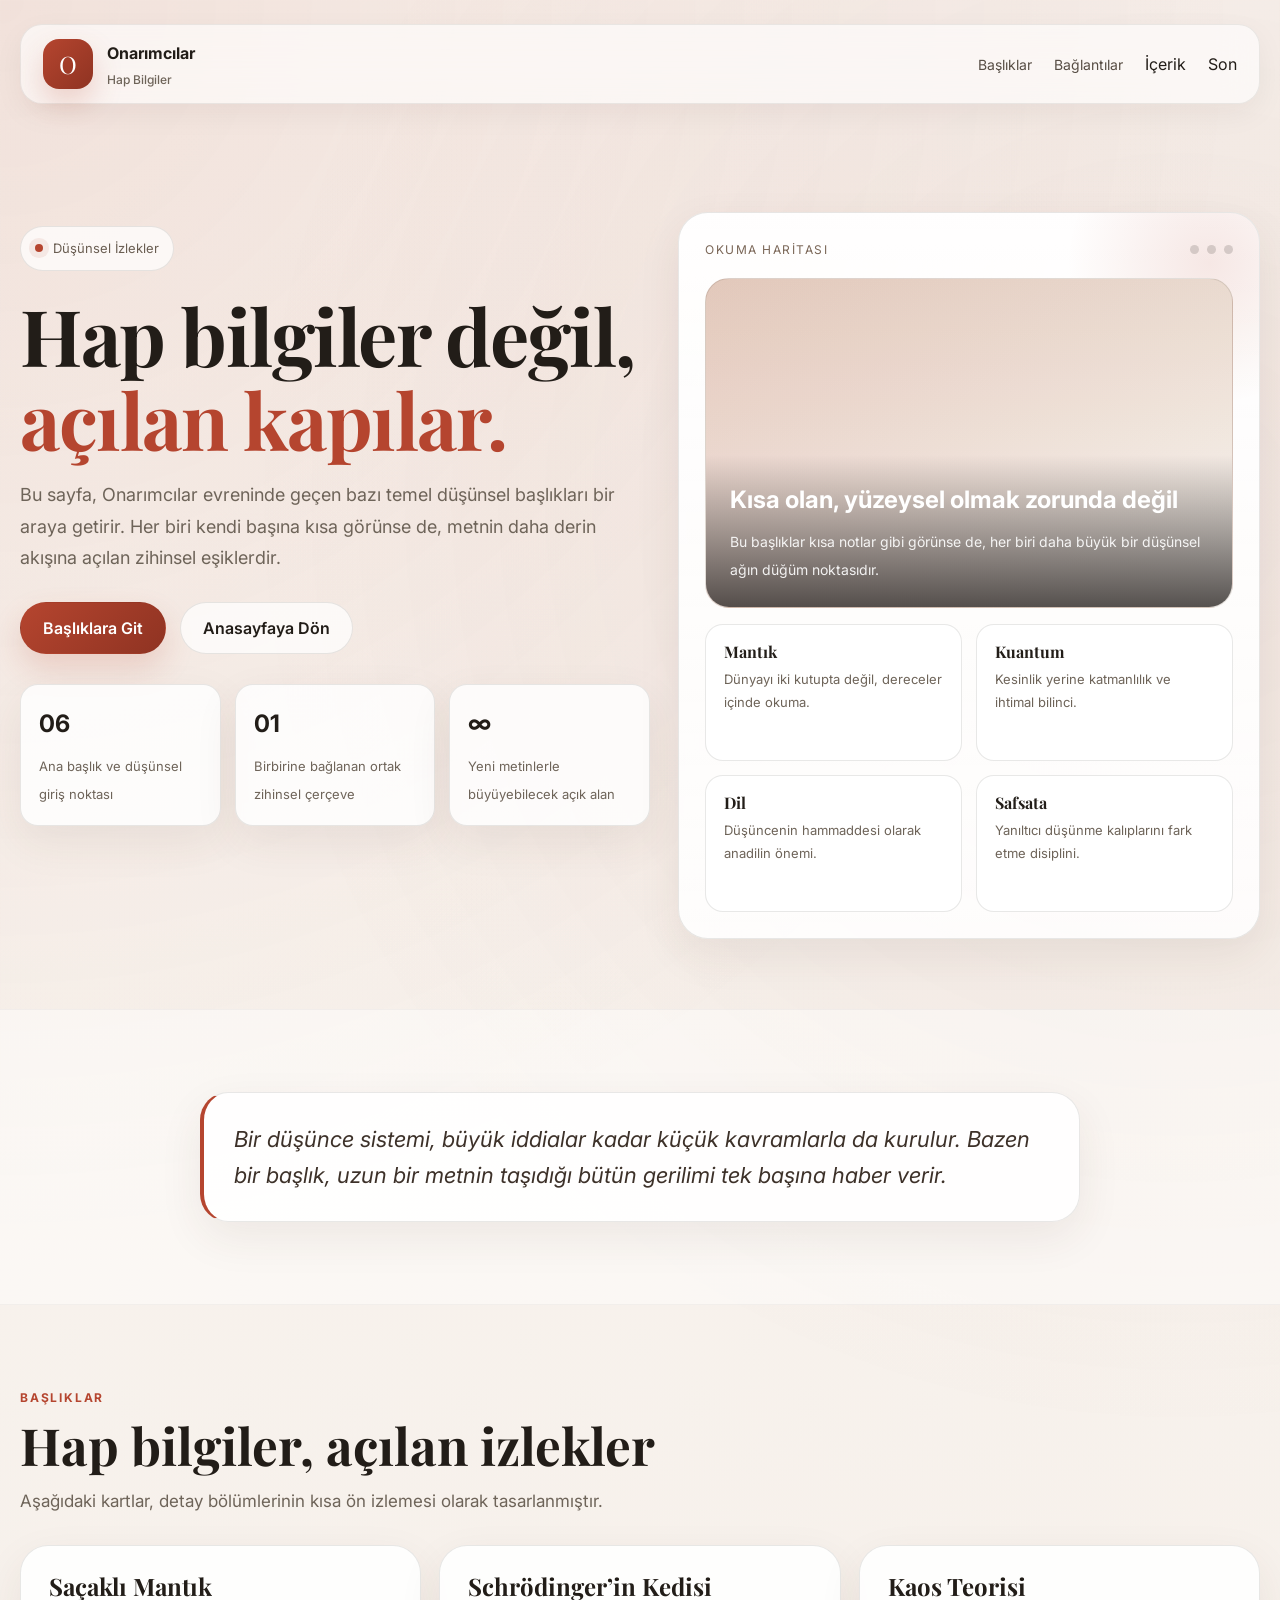
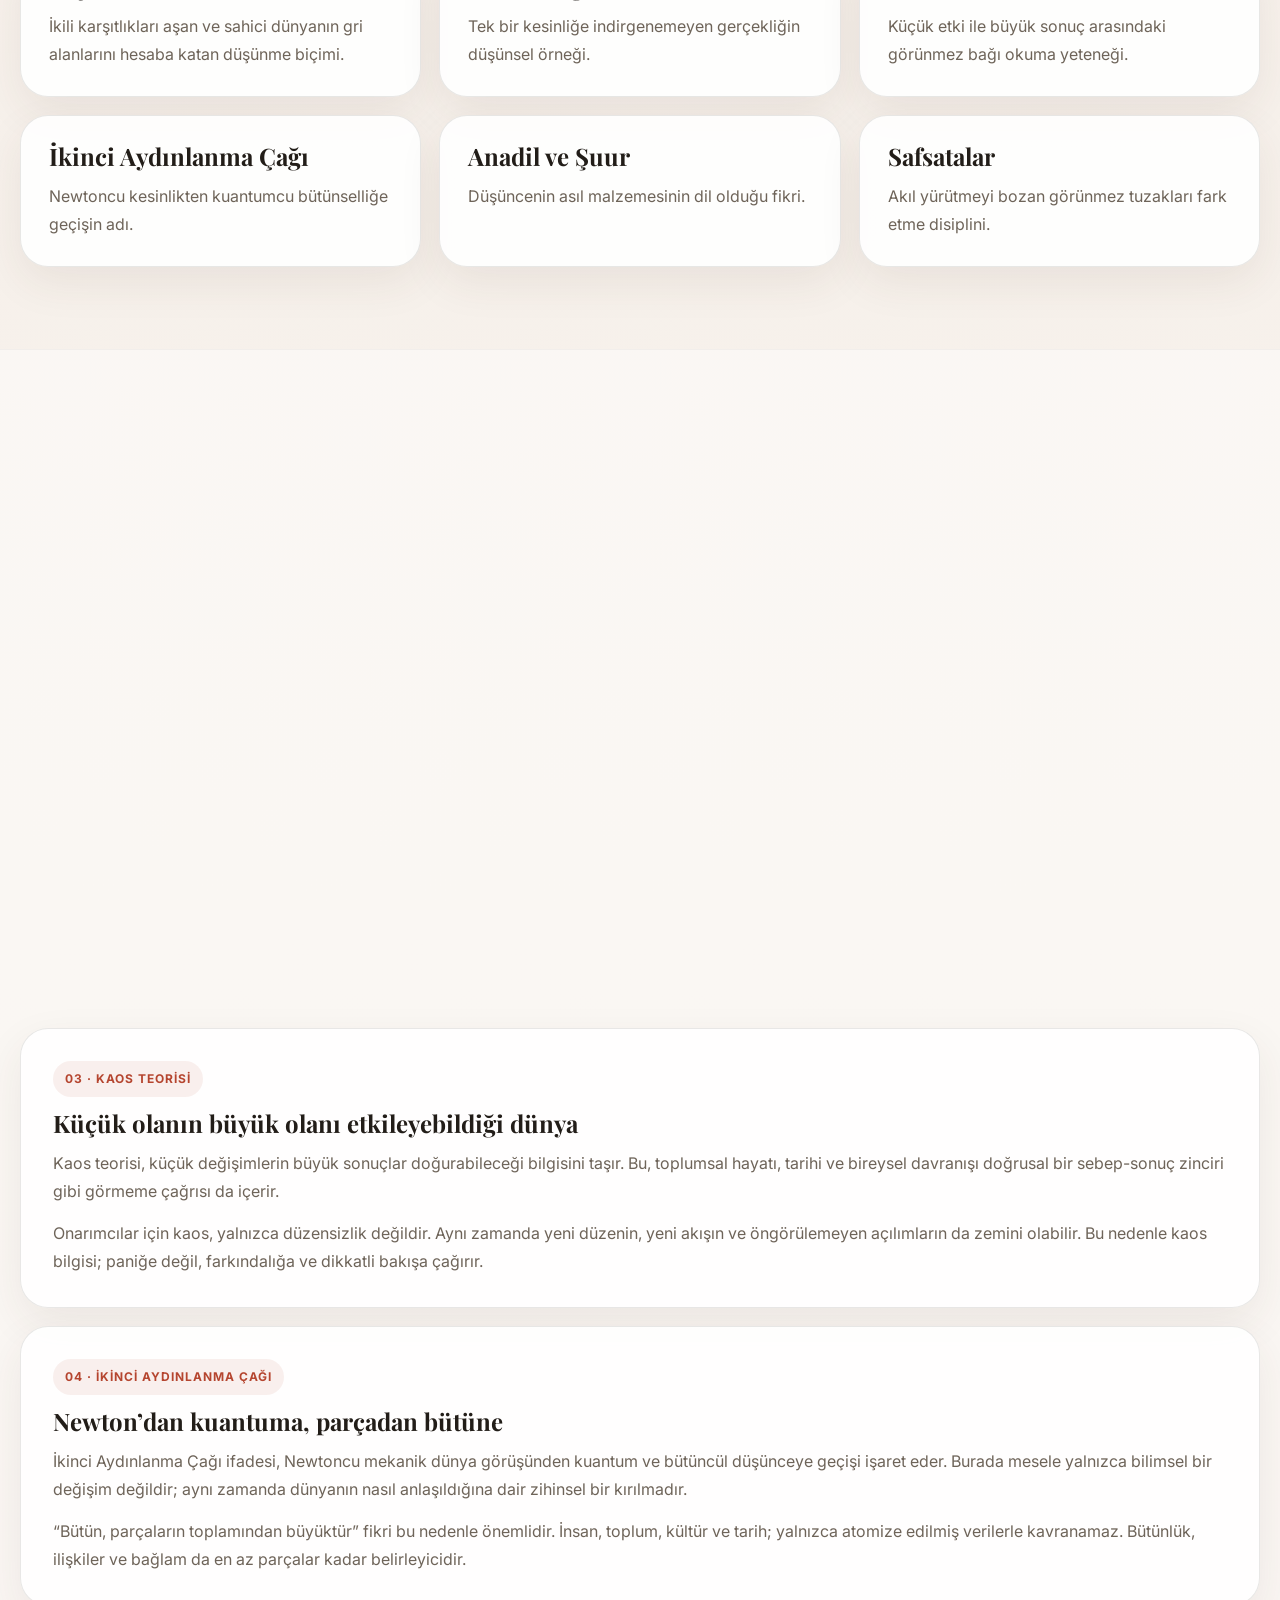
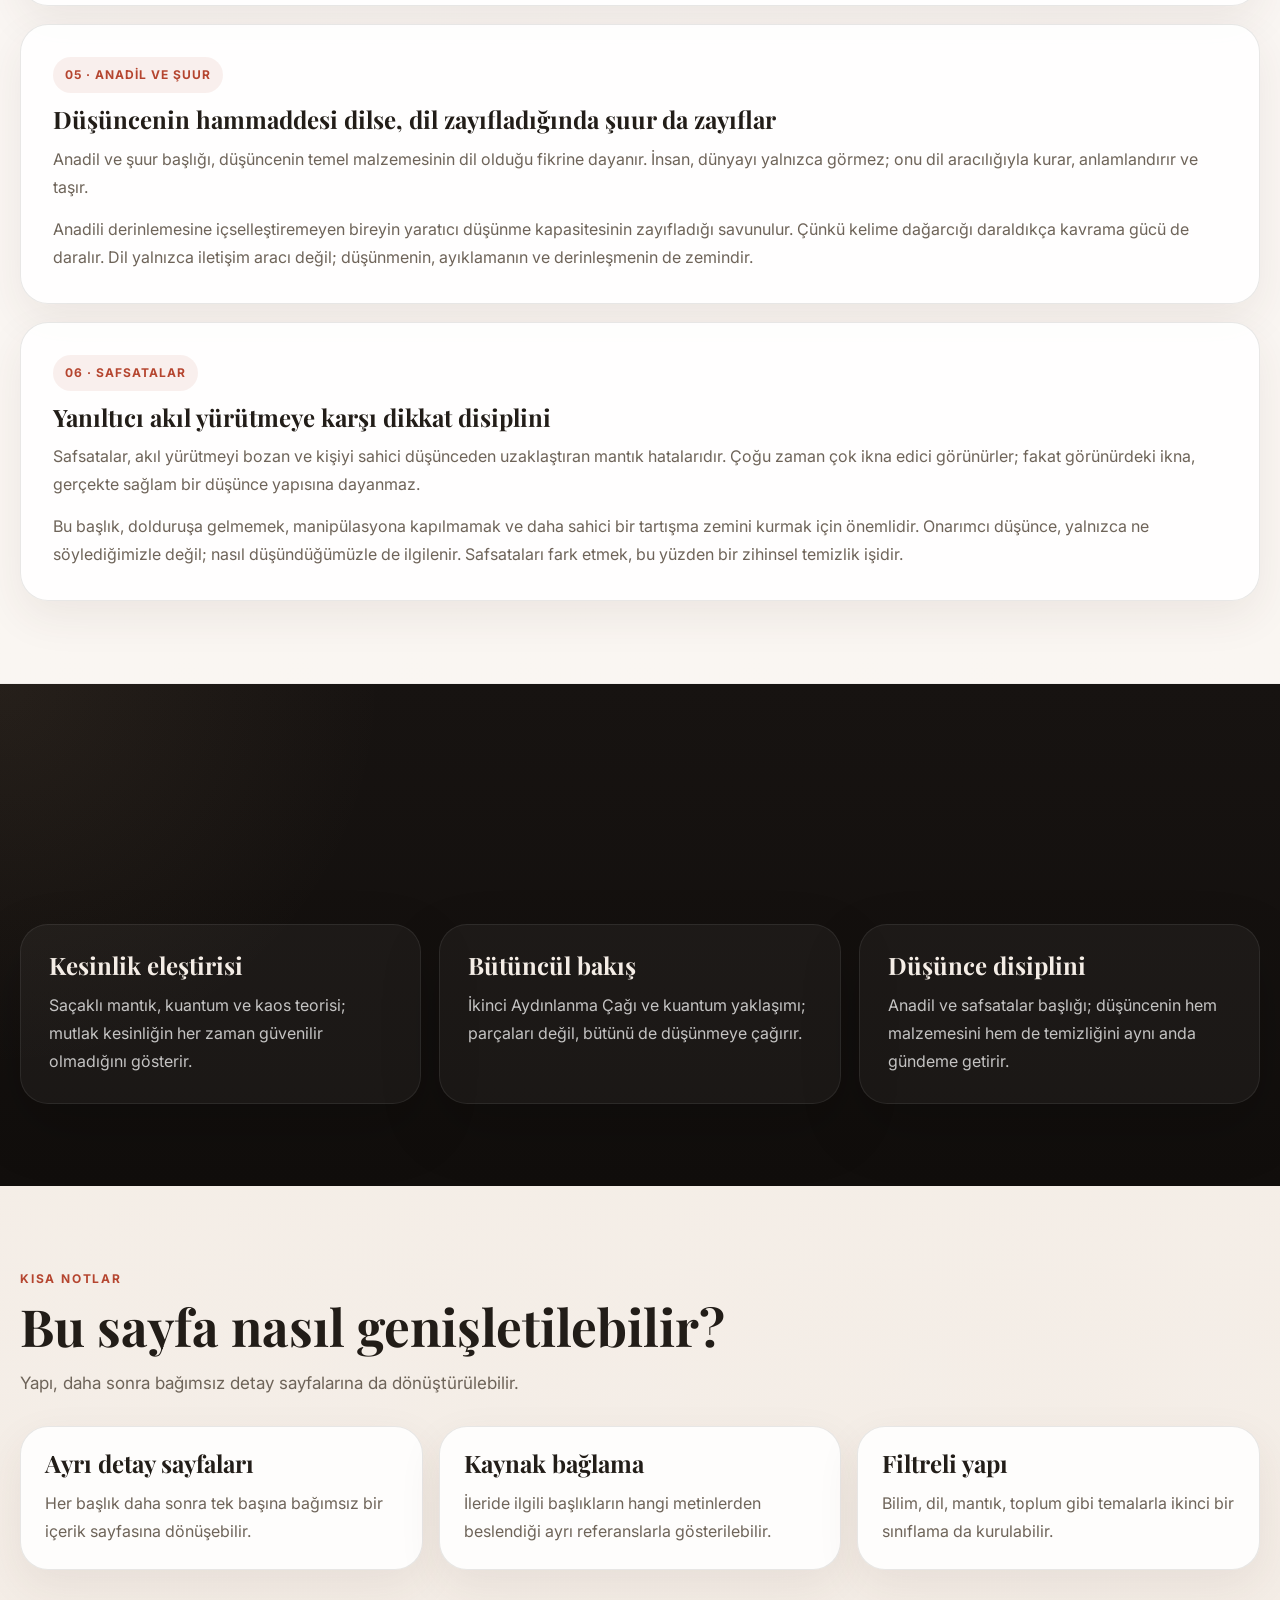
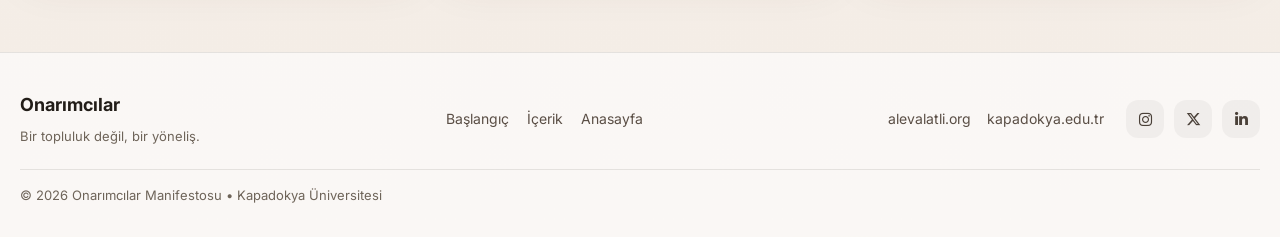
<file: hap-bilgiler.html>
<!doctype html>
<html lang="tr">
  <head>
    <meta charset="UTF-8" />
    <meta name="viewport" content="width=device-width, initial-scale=1.0" />
    <title>Hap Bilgiler | Onarımcılar</title>
    <meta
      name="description"
      content="Hap bilgiler ve düşünsel izlekler: saçaklı mantık, Schrödinger’in kedisi, kaos teorisi, ikinci aydınlanma çağı, anadil ve şuur, safsatalar."
    />

    <link rel="preconnect" href="https://fonts.googleapis.com" />
    <link rel="preconnect" href="https://fonts.gstatic.com" crossorigin />
    <link
      href="https://fonts.googleapis.com/css2?family=Inter:wght@400;500;600;700;800&family=Playfair+Display:wght@600;700;800&display=swap"
      rel="stylesheet"
    />
    <link
      rel="stylesheet"
      href="https://cdnjs.cloudflare.com/ajax/libs/font-awesome/6.5.0/css/all.min.css"
    />

    <style>
      :root {
        --bg: #f5efe8;
        --bg-2: #fbf7f2;
        --surface: rgba(255, 255, 255, 0.82);
        --surface-strong: #ffffff;
        --text: #221d18;
        --muted: #6e6459;
        --line: rgba(34, 29, 24, 0.1);
        --accent: #b5452f;
        --accent-2: #8f3322;
        --accent-soft: rgba(181, 69, 47, 0.08);
        --dark: #171311;
        --gold: #d7b58b;
        --max: 1240px;
        --reading: 880px;
        --radius: 28px;
        --shadow: 0 16px 44px rgba(71, 52, 36, 0.08);
      }

      * {
        margin: 0;
        padding: 0;
        box-sizing: border-box;
      }

      html {
        scroll-behavior: smooth;
      }

      body {
        font-family: "Inter", sans-serif;
        color: var(--text);
        background:
          radial-gradient(
            circle at top left,
            rgba(181, 69, 47, 0.1),
            transparent 24%
          ),
          radial-gradient(
            circle at 92% 10%,
            rgba(143, 51, 34, 0.08),
            transparent 20%
          ),
          linear-gradient(180deg, #f8f3ee 0%, #f4ede6 100%);
        line-height: 1.75;
        overflow-x: hidden;
      }

      a {
        color: inherit;
        text-decoration: none;
      }

      h1,
      h2,
      h3,
      h4 {
        font-family: "Playfair Display", serif;
        line-height: 1.08;
      }

      .container {
        width: min(var(--max), calc(100% - 40px));
        margin: 0 auto;
      }

      #progressBar {
        position: fixed;
        top: 0;
        left: 0;
        width: 0%;
        height: 4px;
        background: linear-gradient(90deg, var(--accent), #d4664d);
        z-index: 9999;
      }

      .topbar-wrap {
        position: sticky;
        top: 12px;
        z-index: 999;
        padding-top: 12px;
      }

      .topbar {
        max-width: var(--max);
        margin: 0 auto;
        width: calc(100% - 40px);
        border: 1px solid rgba(34, 29, 24, 0.08);
        background: rgba(255, 255, 255, 0.62);
        backdrop-filter: blur(18px);
        border-radius: 22px;
        box-shadow: 0 10px 30px rgba(34, 29, 24, 0.05);
        transition: 0.3s ease;
      }

      .topbar.scrolled {
        box-shadow: 0 18px 40px rgba(34, 29, 24, 0.08);
      }

      .topbar-inner {
        min-height: 78px;
        display: flex;
        align-items: center;
        justify-content: space-between;
        gap: 20px;
        padding: 0 22px;
      }

      .brand {
        display: flex;
        align-items: center;
        gap: 14px;
      }

      .brand-mark {
        width: 50px;
        height: 50px;
        border-radius: 16px;
        display: grid;
        place-items: center;
        color: #fff;
        background: linear-gradient(135deg, var(--accent), var(--accent-2));
        box-shadow: 0 14px 30px rgba(181, 69, 47, 0.22);
        font-family: "Playfair Display", serif;
        font-size: 24px;
      }

      .brand-text {
        font-weight: 700;
        font-size: 16px;
      }

      .brand-text small {
        display: block;
        font-size: 12px;
        color: var(--muted);
        font-weight: 500;
        margin-top: 2px;
      }

      .nav {
        display: flex;
        align-items: center;
        gap: 22px;
      }

      .nav-item {
        position: relative;
      }

      .nav-item span {
        cursor: pointer;
        font-size: 14px;
        color: #574d44;
      }

      .dropdown {
        position: absolute;
        top: 120%;
        left: 0;
        min-width: 230px;
        padding: 14px;
        border-radius: 18px;
        background: #fff;
        border: 1px solid var(--line);
        box-shadow: 0 18px 40px rgba(0, 0, 0, 0.08);
        opacity: 0;
        pointer-events: none;
        transform: translateY(10px);
        transition: 0.25s ease;
        display: flex;
        flex-direction: column;
        gap: 10px;
      }

      .dropdown a {
        font-size: 14px;
        padding: 8px 10px;
        border-radius: 10px;
        transition: 0.2s;
      }

      .dropdown a:hover {
        background: var(--accent-soft);
        color: var(--accent);
      }

      .nav-item:hover .dropdown {
        opacity: 1;
        pointer-events: auto;
        transform: none;
      }

      .menu-toggle {
        display: none;
        width: 46px;
        height: 46px;
        border: 1px solid var(--line);
        border-radius: 14px;
        background: #fff;
        font-size: 18px;
        cursor: pointer;
      }

      section {
        padding: 82px 0;
      }

      .hero {
        position: relative;
        padding: 120px 0 70px;
      }

      .hero-grid {
        display: grid;
        grid-template-columns: 1.04fr 0.96fr;
        gap: 28px;
        align-items: stretch;
      }

      .hero-copy {
        padding: 14px 0;
      }

      .eyebrow {
        display: inline-flex;
        align-items: center;
        gap: 10px;
        padding: 10px 14px;
        border: 1px solid var(--line);
        border-radius: 999px;
        background: rgba(255, 255, 255, 0.72);
        color: #6a5e52;
        font-size: 13px;
        margin-bottom: 22px;
      }

      .eyebrow::before {
        content: "";
        width: 8px;
        height: 8px;
        border-radius: 50%;
        background: var(--accent);
        box-shadow: 0 0 0 6px rgba(181, 69, 47, 0.09);
      }

      .hero h1 {
        font-size: clamp(42px, 7vw, 78px);
        letter-spacing: -1.5px;
        margin-bottom: 18px;
        max-width: 860px;
      }

      .hero h1 span {
        color: var(--accent);
      }

      .hero p {
        font-size: 18px;
        color: var(--muted);
        max-width: 720px;
        margin-bottom: 28px;
      }

      .hero-actions {
        display: flex;
        flex-wrap: wrap;
        gap: 14px;
        margin-bottom: 30px;
      }

      .btn {
        min-height: 52px;
        padding: 0 22px;
        border-radius: 999px;
        display: inline-flex;
        align-items: center;
        justify-content: center;
        border: 1px solid transparent;
        font-weight: 600;
        transition: 0.3s ease;
      }

      .btn-primary {
        color: #fff;
        background: linear-gradient(135deg, var(--accent), var(--accent-2));
        box-shadow: 0 14px 30px rgba(181, 69, 47, 0.18);
      }

      .btn-primary:hover {
        transform: translateY(-2px);
      }

      .btn-secondary {
        background: rgba(255, 255, 255, 0.72);
        border-color: var(--line);
      }

      .btn-secondary:hover {
        background: #fff;
      }

      .hero-meta {
        display: grid;
        grid-template-columns: repeat(3, 1fr);
        gap: 14px;
        max-width: 780px;
      }

      .meta-box {
        background: rgba(255, 255, 255, 0.82);
        border: 1px solid var(--line);
        border-radius: 18px;
        padding: 18px;
        box-shadow: var(--shadow);
      }

      .meta-box strong {
        display: block;
        font-size: 24px;
        margin-bottom: 6px;
      }

      .meta-box span {
        font-size: 13px;
        color: var(--muted);
      }

      .hero-panel {
        position: relative;
        min-height: 100%;
        padding: 26px;
        border-radius: 30px;
        border: 1px solid var(--line);
        background: linear-gradient(
          180deg,
          rgba(255, 255, 255, 0.95),
          rgba(255, 255, 255, 0.86)
        );
        box-shadow: var(--shadow);
        overflow: hidden;
      }

      .hero-panel::before {
        content: "";
        position: absolute;
        width: 280px;
        height: 280px;
        border-radius: 50%;
        top: -90px;
        right: -90px;
        background: radial-gradient(
          circle,
          rgba(181, 69, 47, 0.12),
          transparent 72%
        );
      }

      .panel-top {
        display: flex;
        justify-content: space-between;
        align-items: center;
        gap: 16px;
        margin-bottom: 18px;
        position: relative;
        z-index: 1;
      }

      .panel-tag {
        font-size: 12px;
        text-transform: uppercase;
        letter-spacing: 1.5px;
        color: #7a6657;
      }

      .dots {
        display: flex;
        gap: 8px;
      }

      .dots span {
        width: 9px;
        height: 9px;
        border-radius: 50%;
        background: rgba(34, 29, 24, 0.16);
      }

      .visual-card {
        position: relative;
        z-index: 1;
        min-height: 330px;
        border-radius: 24px;
        overflow: hidden;
        border: 1px solid var(--line);
        background:
          linear-gradient(
            135deg,
            rgba(181, 69, 47, 0.16),
            rgba(255, 255, 255, 0.16)
          ),
          linear-gradient(180deg, #eadfd3 0%, #f8f3ee 100%);
        display: flex;
        align-items: flex-end;
      }

      .visual-card::before {
        content: "";
        position: absolute;
        inset: 0;
        background:
          linear-gradient(rgba(255, 255, 255, 0.04), rgba(255, 255, 255, 0.04)),
          url("https://images.unsplash.com/photo-1496171367470-9ed9a91ea931?auto=format&fit=crop&w=1200&q=80")
            center/cover no-repeat;
        opacity: 0.86;
      }

      .visual-overlay {
        position: relative;
        z-index: 2;
        width: 100%;
        padding: 24px;
        background: linear-gradient(
          180deg,
          transparent 0%,
          rgba(23, 19, 17, 0.72) 100%
        );
      }

      .visual-overlay strong {
        display: block;
        color: #fff;
        font-size: 24px;
        margin-bottom: 6px;
      }

      .visual-overlay span {
        font-size: 14px;
        color: rgba(255, 255, 255, 0.9);
      }

      .mini-grid {
        display: grid;
        grid-template-columns: 1fr 1fr;
        gap: 14px;
        margin-top: 16px;
        position: relative;
        z-index: 1;
      }

      .mini-card {
        border: 1px solid var(--line);
        border-radius: 18px;
        padding: 18px;
        background: #fff;
      }

      .mini-card h4 {
        font-size: 16px;
        margin-bottom: 8px;
      }

      .mini-card p {
        font-size: 13px;
        color: var(--muted);
      }

      .soft-section {
        background: rgba(255, 255, 255, 0.42);
        border-top: 1px solid rgba(34, 29, 24, 0.04);
        border-bottom: 1px solid rgba(34, 29, 24, 0.04);
      }

      .dark-section {
        background:
          radial-gradient(circle at top left, rgba(215, 181, 139, 0.08), transparent 28%),
          linear-gradient(180deg, var(--dark) 0%, #110e0c 100%);
        color: #f4ede6;
      }

      .section-head {
        display: flex;
        justify-content: space-between;
        align-items: end;
        gap: 20px;
        margin-bottom: 28px;
      }

      .section-head .left {
        max-width: 860px;
      }

      .section-kicker {
        color: var(--accent);
        text-transform: uppercase;
        font-size: 12px;
        letter-spacing: 1.8px;
        font-weight: 700;
        margin-bottom: 10px;
      }

      .dark-section .section-kicker {
        color: var(--gold);
      }

      .section-title {
        font-size: clamp(32px, 4vw, 52px);
        margin-bottom: 14px;
      }

      .dark-section .section-title {
        color: #fff;
      }

      .section-desc {
        font-size: 17px;
        color: var(--muted);
      }

      .dark-section .section-desc {
        color: rgba(255, 255, 255, 0.74);
      }

      .manifesto-wrap {
        max-width: var(--reading);
        margin: 0 auto;
      }

      .quote-panel,
      .topic-card,
      .detail-card,
      .note-card,
      .highlight-card {
        background: rgba(255, 255, 255, 0.88);
        border: 1px solid var(--line);
        border-radius: 28px;
        box-shadow: var(--shadow);
      }

      .dark-section .highlight-card {
        background: rgba(255, 255, 255, 0.04);
        border: 1px solid rgba(255, 255, 255, 0.08);
        box-shadow: 0 24px 60px rgba(0, 0, 0, 0.18);
      }

      .quote-panel {
        padding: 28px 28px 28px 30px;
        border-left: 4px solid var(--accent);
      }

      .quote-panel p {
        font-size: 22px;
        line-height: 1.65;
        font-style: italic;
        color: #3d3129;
      }

      .topic-grid {
        display: grid;
        grid-template-columns: repeat(3, 1fr);
        gap: 18px;
      }

      .topic-card {
        padding: 28px;
        transition: 0.35s ease;
      }

      .topic-card:hover,
      .detail-card:hover,
      .note-card:hover,
      .highlight-card:hover {
        transform: translateY(-5px);
        box-shadow: 0 28px 60px rgba(34, 29, 24, 0.08);
      }

      .topic-card h3,
      .detail-card h3,
      .note-card h3,
      .highlight-card h3 {
        font-size: 24px;
        margin-bottom: 12px;
      }

      .topic-card p,
      .detail-card p,
      .note-card p {
        color: var(--muted);
      }

      .detail-stack {
        display: grid;
        gap: 18px;
      }

      .detail-card {
        padding: 32px;
      }

      .detail-card p + p {
        margin-top: 14px;
      }

      .detail-anchor {
        display: inline-flex;
        align-items: center;
        min-height: 36px;
        padding: 0 12px;
        border-radius: 999px;
        background: rgba(181, 69, 47, 0.08);
        color: var(--accent);
        font-size: 12px;
        font-weight: 700;
        letter-spacing: 1px;
        text-transform: uppercase;
        margin-bottom: 14px;
      }

      .highlight-grid {
        display: grid;
        grid-template-columns: repeat(3, 1fr);
        gap: 18px;
      }

      .highlight-card {
        padding: 28px;
      }

      .highlight-card p {
        color: rgba(255, 255, 255, 0.74);
      }

      .notes-grid {
        display: grid;
        grid-template-columns: repeat(3, 1fr);
        gap: 16px;
      }

      .note-card {
        padding: 24px;
      }

      .cta-band {
        text-align: center;
        max-width: 840px;
        margin: 0 auto;
      }

      .cta-band h2 {
        font-size: clamp(32px, 4.5vw, 56px);
        margin-bottom: 16px;
      }

      .cta-band p {
        color: rgba(255, 255, 255, 0.74);
        font-size: 18px;
        margin-bottom: 26px;
      }

      .footer-advanced {
        border-top: 1px solid var(--line);
        padding: 36px 0 30px;
        background: rgba(255, 255, 255, 0.6);
      }

      .footer-top {
        display: flex;
        justify-content: space-between;
        align-items: center;
        gap: 20px;
        flex-wrap: wrap;
        margin-bottom: 20px;
      }

      .footer-brand strong {
        display: block;
        font-size: 18px;
      }

      .footer-brand span {
        font-size: 13px;
        color: var(--muted);
      }

      .footer-links {
        display: flex;
        gap: 18px;
        flex-wrap: wrap;
      }

      .footer-links a {
        font-size: 14px;
        color: #5a4e45;
        transition: 0.2s;
      }

      .footer-links a:hover {
        color: var(--accent);
      }

      .footer-external {
        display: flex;
        align-items: center;
        gap: 16px;
        flex-wrap: wrap;
      }

      .footer-external a {
        font-size: 14px;
        color: #5a4e45;
        transition: 0.2s;
      }

      .footer-external a:hover {
        color: var(--accent);
      }

      .social-icons {
        display: flex;
        gap: 10px;
        margin-left: 6px;
      }

      .social-icons a {
        width: 38px;
        height: 38px;
        border-radius: 12px;
        display: grid;
        place-items: center;
        background: rgba(0, 0, 0, 0.04);
        color: #4a4038;
        font-size: 15px;
        transition: 0.25s ease;
      }

      .social-icons a:hover {
        transform: translateY(-2px);
        color: #fff;
      }

      .social-icons a:nth-child(1):hover {
        background: #e1306c;
      }

      .social-icons a:nth-child(2):hover {
        background: #000000;
      }

      .social-icons a:nth-child(3):hover {
        background: #0077b5;
      }

      .footer-bottom {
        border-top: 1px solid var(--line);
        padding-top: 14px;
      }

      .footer-bottom p {
        font-size: 13px;
        color: var(--muted);
      }

      .reveal {
        opacity: 0;
        transform: translateY(28px);
        transition: 0.8s ease;
      }

      .reveal.show {
        opacity: 1;
        transform: none;
      }

      @media (max-width: 1180px) {
        .hero-grid,
        .topic-grid,
        .highlight-grid,
        .notes-grid {
          grid-template-columns: 1fr 1fr;
        }
      }

      @media (max-width: 920px) {
        .hero-grid,
        .hero-meta,
        .mini-grid,
        .topic-grid,
        .highlight-grid,
        .notes-grid {
          grid-template-columns: 1fr;
        }

        .nav {
          position: fixed;
          top: 94px;
          left: 20px;
          right: 20px;
          flex-direction: column;
          align-items: flex-start;
          gap: 14px;
          padding: 18px;
          border-radius: 24px;
          border: 1px solid var(--line);
          background: #fff;
          box-shadow: var(--shadow);
          opacity: 0;
          pointer-events: none;
          transform: translateY(-10px);
          transition: 0.25s ease;
        }

        .nav.active {
          opacity: 1;
          pointer-events: auto;
          transform: none;
        }

        .menu-toggle {
          display: inline-grid;
          place-items: center;
        }
      }

      @media (max-width: 640px) {
        .container,
        .topbar {
          width: calc(100% - 24px);
        }

        .topbar-inner {
          min-height: 72px;
          padding: 0 16px;
        }

        .hero {
          padding-top: 100px;
        }

        .hero h1 {
          letter-spacing: -1px;
        }
      }
    </style>
  </head>

  <body>
    <div id="progressBar"></div>

    <div class="topbar-wrap">
      <header class="topbar" id="topbar">
        <div class="topbar-inner">
          <a href="index.html" class="brand">
            <div class="brand-mark">O</div>
            <div class="brand-text">
              Onarımcılar
              <small>Hap Bilgiler</small>
            </div>
          </a>

          <nav class="nav" id="mobileNav">
            <div class="nav-item">
              <span>Başlıklar</span>
              <div class="dropdown">
                <a href="#sacagli">Saçaklı Mantık</a>
                <a href="#kedi">Schrödinger’in Kedisi</a>
                <a href="#kuantum">Kaos Teorisi</a>
                <a href="#aydinlanma">İkinci Aydınlanma Çağı</a>
                <a href="#anadil">Anadil ve Şuur</a>
                <a href="#safsatalar">Safsatalar</a>
              </div>
            </div>

            <div class="nav-item">
              <span>Bağlantılar</span>
              <div class="dropdown">
                <a href="index.html">Anasayfa</a>
                <a href="turna.html">Turna</a>
                <a href="hakkimizda.html">Hakkımızda</a>
              </div>
            </div>

            <a href="#icerik">İçerik</a>
            <a href="#son">Son</a>
          </nav>

          <button class="menu-toggle" id="menuToggle">☰</button>
        </div>
      </header>
    </div>

    <main>
      <!-- HERO -->
      <section class="hero" id="anasayfa">
        <div class="container hero-grid">
          <div class="hero-copy reveal">
            <div class="eyebrow">Düşünsel İzlekler</div>
            <h1>
              Hap bilgiler değil,
              <span>açılan kapılar.</span>
            </h1>
            <p>
              Bu sayfa, Onarımcılar evreninde geçen bazı temel düşünsel
              başlıkları bir araya getirir. Her biri kendi başına kısa görünse
              de, metnin daha derin akışına açılan zihinsel eşiklerdir.
            </p>

            <div class="hero-actions">
              <a href="#icerik" class="btn btn-primary">Başlıklara Git</a>
              <a href="index.html" class="btn btn-secondary">Anasayfaya Dön</a>
            </div>

            <div class="hero-meta">
              <div class="meta-box">
                <strong>06</strong>
                <span>Ana başlık ve düşünsel giriş noktası</span>
              </div>
              <div class="meta-box">
                <strong>01</strong>
                <span>Birbirine bağlanan ortak zihinsel çerçeve</span>
              </div>
              <div class="meta-box">
                <strong>∞</strong>
                <span>Yeni metinlerle büyüyebilecek açık alan</span>
              </div>
            </div>
          </div>

          <div class="hero-panel reveal">
            <div class="panel-top">
              <div class="panel-tag">Okuma Haritası</div>
              <div class="dots"><span></span><span></span><span></span></div>
            </div>

            <div class="visual-card">
              <div class="visual-overlay">
                <strong>Kısa olan, yüzeysel olmak zorunda değil</strong>
                <span>
                  Bu başlıklar kısa notlar gibi görünse de, her biri daha büyük
                  bir düşünsel ağın düğüm noktasıdır.
                </span>
              </div>
            </div>

            <div class="mini-grid">
              <div class="mini-card">
                <h4>Mantık</h4>
                <p>Dünyayı iki kutupta değil, dereceler içinde okuma.</p>
              </div>
              <div class="mini-card">
                <h4>Kuantum</h4>
                <p>Kesinlik yerine katmanlılık ve ihtimal bilinci.</p>
              </div>
              <div class="mini-card">
                <h4>Dil</h4>
                <p>Düşüncenin hammaddesi olarak anadilin önemi.</p>
              </div>
              <div class="mini-card">
                <h4>Safsata</h4>
                <p>Yanıltıcı düşünme kalıplarını fark etme disiplini.</p>
              </div>
            </div>
          </div>
        </div>
      </section>

      <!-- GİRİŞ -->
      <section class="soft-section">
        <div class="container">
          <div class="manifesto-wrap">
            <div class="quote-panel reveal">
              <p>
                Bir düşünce sistemi, büyük iddialar kadar küçük kavramlarla da
                kurulur. Bazen bir başlık, uzun bir metnin taşıdığı bütün
                gerilimi tek başına haber verir.
              </p>
            </div>
          </div>
        </div>
      </section>

      <!-- ÖN BAKIŞ -->
      <section id="icerik">
        <div class="container">
          <div class="section-head reveal">
            <div class="left">
              <div class="section-kicker">Başlıklar</div>
              <h2 class="section-title">Hap bilgiler, açılan izlekler</h2>
              <p class="section-desc">
                Aşağıdaki kartlar, detay bölümlerinin kısa ön izlemesi olarak
                tasarlanmıştır.
              </p>
            </div>
          </div>

          <div class="topic-grid">
            <article class="topic-card reveal">
              <h3>Saçaklı Mantık</h3>
              <p>
                İkili karşıtlıkları aşan ve sahici dünyanın gri alanlarını
                hesaba katan düşünme biçimi.
              </p>
            </article>

            <article class="topic-card reveal">
              <h3>Schrödinger’in Kedisi</h3>
              <p>
                Tek bir kesinliğe indirgenemeyen gerçekliğin düşünsel örneği.
              </p>
            </article>

            <article class="topic-card reveal">
              <h3>Kaos Teorisi</h3>
              <p>
                Küçük etki ile büyük sonuç arasındaki görünmez bağı okuma
                yeteneği.
              </p>
            </article>

            <article class="topic-card reveal">
              <h3>İkinci Aydınlanma Çağı</h3>
              <p>
                Newtoncu kesinlikten kuantumcu bütünselliğe geçişin adı.
              </p>
            </article>

            <article class="topic-card reveal">
              <h3>Anadil ve Şuur</h3>
              <p>
                Düşüncenin asıl malzemesinin dil olduğu fikri.
              </p>
            </article>

            <article class="topic-card reveal">
              <h3>Safsatalar</h3>
              <p>
                Akıl yürütmeyi bozan görünmez tuzakları fark etme disiplini.
              </p>
            </article>
          </div>
        </div>
      </section>

      <!-- DETAYLAR -->
      <section class="soft-section">
        <div class="container">
          <div class="detail-stack">
            <article class="detail-card reveal" id="sacagli">
              <span class="detail-anchor">01 · Saçaklı Mantık</span>
              <h3>Ya doğru ya yanlış değil; derece derece gerçeklik</h3>
              <p>
                Saçaklı mantık, dünyayı sadece iki kesin kutba ayıran düşünme
                biçiminin ötesine geçer. Bir şeyin mutlak biçimde doğru ya da
                yanlış sayılmasının her zaman yeterli olmadığını; sahici
                dünyanın gri alanlar, dereceler ve geçişlerden oluştuğunu kabul
                eder.
              </p>
              <p>
                Bu yaklaşım, Onarımcılar evreninde yalnızca mantıksal bir tercih
                değil; aynı zamanda hayatı okuma biçimidir. İnsan, toplum,
                tarih ve gündelik durumlar çoğu zaman tek bir hükümle
                açıklanamaz. Saçaklı mantık, bu nedenle düşünceyi daha dikkatli,
                daha esnek ve daha sahici hale getirir.
              </p>
            </article>

            <article class="detail-card reveal" id="kedi">
              <span class="detail-anchor">02 · Schrödinger’in Kedisi</span>
              <h3>Kesinlik sarsıldığında düşünce derinleşir</h3>
              <p>
                Schrödinger’in Kedisi, kuantum düşüncesinin en bilinen zihinsel
                modellerinden biridir. Bir şeyin yalnızca tek bir kesinlik
                içinde kavranamayacağını; gözlem, ihtimal ve durumun birlikte
                düşünülmesi gerektiğini görünür kılar.
              </p>
              <p>
                Bu başlık, Onarımcı düşünce için yalnızca fiziksel bir örnek
                değildir. Aynı zamanda insanın olaylara mutlak hükümle değil,
                katmanlı okuma disipliniyle yaklaşmasını önerir. Kesinlik
                konforludur; ama çoğu zaman eksiktir. Derin düşünce ise
                belirsizliğin içinde dikkatle durabilmeyi gerektirir.
              </p>
            </article>

            <article class="detail-card reveal" id="kuantum">
              <span class="detail-anchor">03 · Kaos Teorisi</span>
              <h3>Küçük olanın büyük olanı etkileyebildiği dünya</h3>
              <p>
                Kaos teorisi, küçük değişimlerin büyük sonuçlar doğurabileceği
                bilgisini taşır. Bu, toplumsal hayatı, tarihi ve bireysel
                davranışı doğrusal bir sebep-sonuç zinciri gibi görmeme çağrısı
                da içerir.
              </p>
              <p>
                Onarımcılar için kaos, yalnızca düzensizlik değildir. Aynı
                zamanda yeni düzenin, yeni akışın ve öngörülemeyen açılımların
                da zemini olabilir. Bu nedenle kaos bilgisi; paniğe değil,
                farkındalığa ve dikkatli bakışa çağırır.
              </p>
            </article>

            <article class="detail-card reveal" id="aydinlanma">
              <span class="detail-anchor">04 · İkinci Aydınlanma Çağı</span>
              <h3>Newton’dan kuantuma, parçadan bütüne</h3>
              <p>
                İkinci Aydınlanma Çağı ifadesi, Newtoncu mekanik dünya
                görüşünden kuantum ve bütüncül düşünceye geçişi işaret eder.
                Burada mesele yalnızca bilimsel bir değişim değildir; aynı
                zamanda dünyanın nasıl anlaşıldığına dair zihinsel bir kırılmadır.
              </p>
              <p>
                “Bütün, parçaların toplamından büyüktür” fikri bu nedenle
                önemlidir. İnsan, toplum, kültür ve tarih; yalnızca atomize
                edilmiş verilerle kavranamaz. Bütünlük, ilişkiler ve bağlam da
                en az parçalar kadar belirleyicidir.
              </p>
            </article>

            <article class="detail-card reveal" id="anadil">
              <span class="detail-anchor">05 · Anadil ve Şuur</span>
              <h3>Düşüncenin hammaddesi dilse, dil zayıfladığında şuur da zayıflar</h3>
              <p>
                Anadil ve şuur başlığı, düşüncenin temel malzemesinin dil
                olduğu fikrine dayanır. İnsan, dünyayı yalnızca görmez; onu
                dil aracılığıyla kurar, anlamlandırır ve taşır.
              </p>
              <p>
                Anadili derinlemesine içselleştiremeyen bireyin yaratıcı düşünme
                kapasitesinin zayıfladığı savunulur. Çünkü kelime dağarcığı
                daraldıkça kavrama gücü de daralır. Dil yalnızca iletişim aracı
                değil; düşünmenin, ayıklamanın ve derinleşmenin de zemindir.
              </p>
            </article>

            <article class="detail-card reveal" id="safsatalar">
              <span class="detail-anchor">06 · Safsatalar</span>
              <h3>Yanıltıcı akıl yürütmeye karşı dikkat disiplini</h3>
              <p>
                Safsatalar, akıl yürütmeyi bozan ve kişiyi sahici düşünceden
                uzaklaştıran mantık hatalarıdır. Çoğu zaman çok ikna edici
                görünürler; fakat görünürdeki ikna, gerçekte sağlam bir düşünce
                yapısına dayanmaz.
              </p>
              <p>
                Bu başlık, dolduruşa gelmemek, manipülasyona kapılmamak ve daha
                sahici bir tartışma zemini kurmak için önemlidir. Onarımcı
                düşünce, yalnızca ne söylediğimizle değil; nasıl düşündüğümüzle
                de ilgilenir. Safsataları fark etmek, bu yüzden bir zihinsel
                temizlik işidir.
              </p>
            </article>
          </div>
        </div>
      </section>

      <!-- KARANLIK VURGU -->
      <section class="dark-section">
        <div class="container">
          <div class="section-head reveal">
            <div class="left">
              <div class="section-kicker">Ortak Zemin</div>
              <h2 class="section-title">Bu başlıklar neden birlikte önemli?</h2>
              <p class="section-desc">
                Ayrı ayrı görünen bu kavramlar, birlikte düşünüldüğünde ortak
                bir zihinsel omurga oluşturur.
              </p>
            </div>
          </div>

          <div class="highlight-grid">
            <article class="highlight-card reveal">
              <h3>Kesinlik eleştirisi</h3>
              <p>
                Saçaklı mantık, kuantum ve kaos teorisi; mutlak kesinliğin
                her zaman güvenilir olmadığını gösterir.
              </p>
            </article>

            <article class="highlight-card reveal">
              <h3>Bütüncül bakış</h3>
              <p>
                İkinci Aydınlanma Çağı ve kuantum yaklaşımı; parçaları değil,
                bütünü de düşünmeye çağırır.
              </p>
            </article>

            <article class="highlight-card reveal">
              <h3>Düşünce disiplini</h3>
              <p>
                Anadil ve safsatalar başlığı; düşüncenin hem malzemesini hem de
                temizliğini aynı anda gündeme getirir.
              </p>
            </article>
          </div>
        </div>
      </section>

      <!-- NOTLAR -->
      <section id="son">
        <div class="container">
          <div class="section-head reveal">
            <div class="left">
              <div class="section-kicker">Kısa Notlar</div>
              <h2 class="section-title">Bu sayfa nasıl genişletilebilir?</h2>
              <p class="section-desc">
                Yapı, daha sonra bağımsız detay sayfalarına da dönüştürülebilir.
              </p>
            </div>
          </div>

          <div class="notes-grid">
            <article class="note-card reveal">
              <h3>Ayrı detay sayfaları</h3>
              <p>
                Her başlık daha sonra tek başına bağımsız bir içerik sayfasına
                dönüşebilir.
              </p>
            </article>

            <article class="note-card reveal">
              <h3>Kaynak bağlama</h3>
              <p>
                İleride ilgili başlıkların hangi metinlerden beslendiği ayrı
                referanslarla gösterilebilir.
              </p>
            </article>

            <article class="note-card reveal">
              <h3>Filtreli yapı</h3>
              <p>
                Bilim, dil, mantık, toplum gibi temalarla ikinci bir sınıflama
                da kurulabilir.
              </p>
            </article>
          </div>
        </div>
      </section>
    </main>

    <footer class="footer-advanced">
      <div class="container">
        <div class="footer-top">
          <div class="footer-brand">
            <strong>Onarımcılar</strong>
            <span>Bir topluluk değil, bir yöneliş.</span>
          </div>

          <div class="footer-links">
            <a href="#anasayfa">Başlangıç</a>
            <a href="#icerik">İçerik</a>
            <a href="index.html">Anasayfa</a>
          </div>

          <div class="footer-external">
            <a href="https://alevalatli.org" target="_blank">alevalatli.org</a>
            <a href="https://kapadokya.edu.tr" target="_blank">kapadokya.edu.tr</a>

            <div class="social-icons">
              <a href="#" target="_blank" aria-label="Instagram">
                <i class="fab fa-instagram"></i>
              </a>
              <a href="#" target="_blank" aria-label="Twitter">
                <i class="fab fa-x-twitter"></i>
              </a>
              <a href="#" target="_blank" aria-label="LinkedIn">
                <i class="fab fa-linkedin-in"></i>
              </a>
            </div>
          </div>
        </div>

        <div class="footer-bottom">
          <p>© 2026 Onarımcılar Manifestosu • Kapadokya Üniversitesi</p>
        </div>
      </div>
    </footer>

    <script>
      const menuToggle = document.getElementById("menuToggle");
      const mobileNav = document.getElementById("mobileNav");
      const topbar = document.getElementById("topbar");
      const progressBar = document.getElementById("progressBar");

      menuToggle.addEventListener("click", function () {
        mobileNav.classList.toggle("active");
      });

      document.querySelectorAll(".nav a").forEach((link) => {
        link.addEventListener("click", () => {
          mobileNav.classList.remove("active");
        });
      });

      window.addEventListener("scroll", function () {
        if (window.scrollY > 10) {
          topbar.classList.add("scrolled");
        } else {
          topbar.classList.remove("scrolled");
        }

        const scrollTop = window.scrollY;
        const docHeight = document.body.scrollHeight - window.innerHeight;
        const progress = (scrollTop / docHeight) * 100;
        progressBar.style.width = progress + "%";
      });

      const reveals = document.querySelectorAll(".reveal");

      const observer = new IntersectionObserver(
        (entries) => {
          entries.forEach((entry) => {
            if (entry.isIntersecting) {
              entry.target.classList.add("show");
            }
          });
        },
        { threshold: 0.12 }
      );

      reveals.forEach((item) => observer.observe(item));

      document.querySelectorAll(".nav-item span").forEach((item) => {
        item.addEventListener("click", () => {
          const parent = item.parentElement;
          parent.classList.toggle("open");
        });
      });
    </script>
  </body>
</html>
</file>
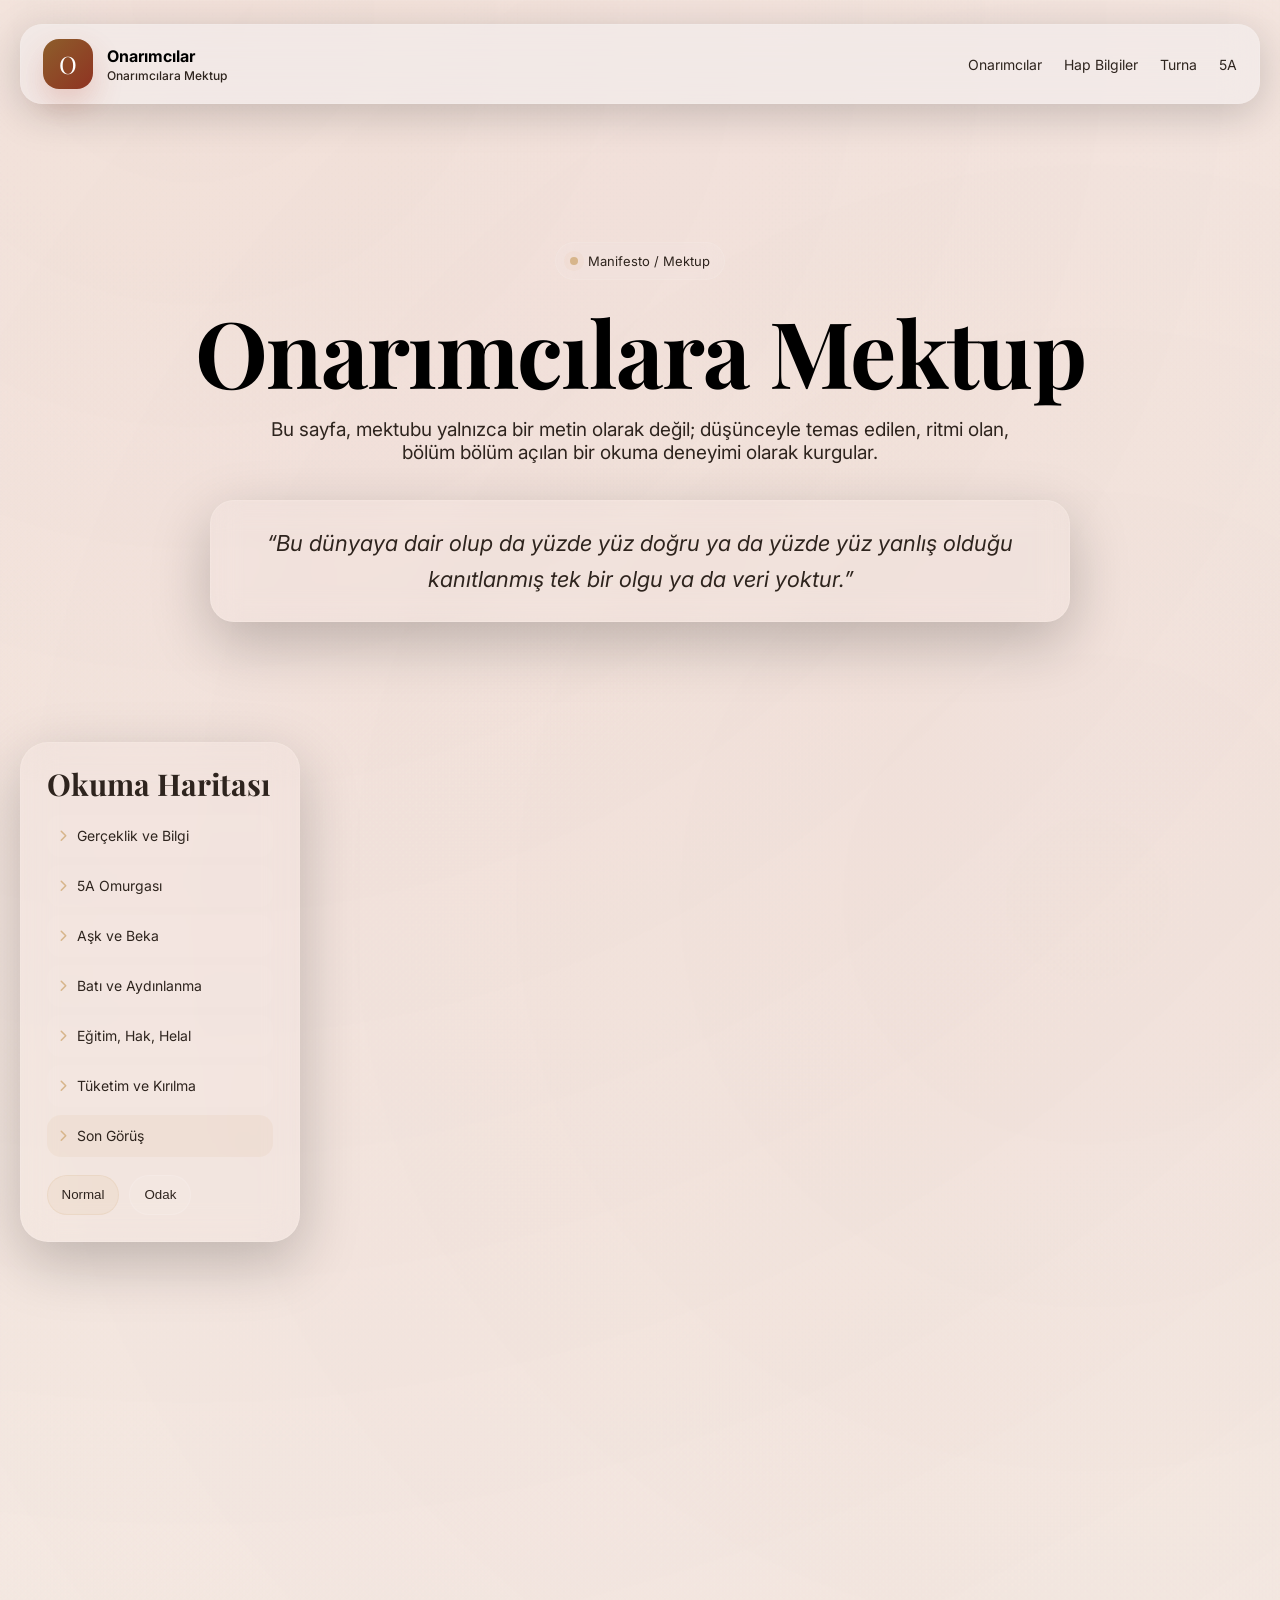
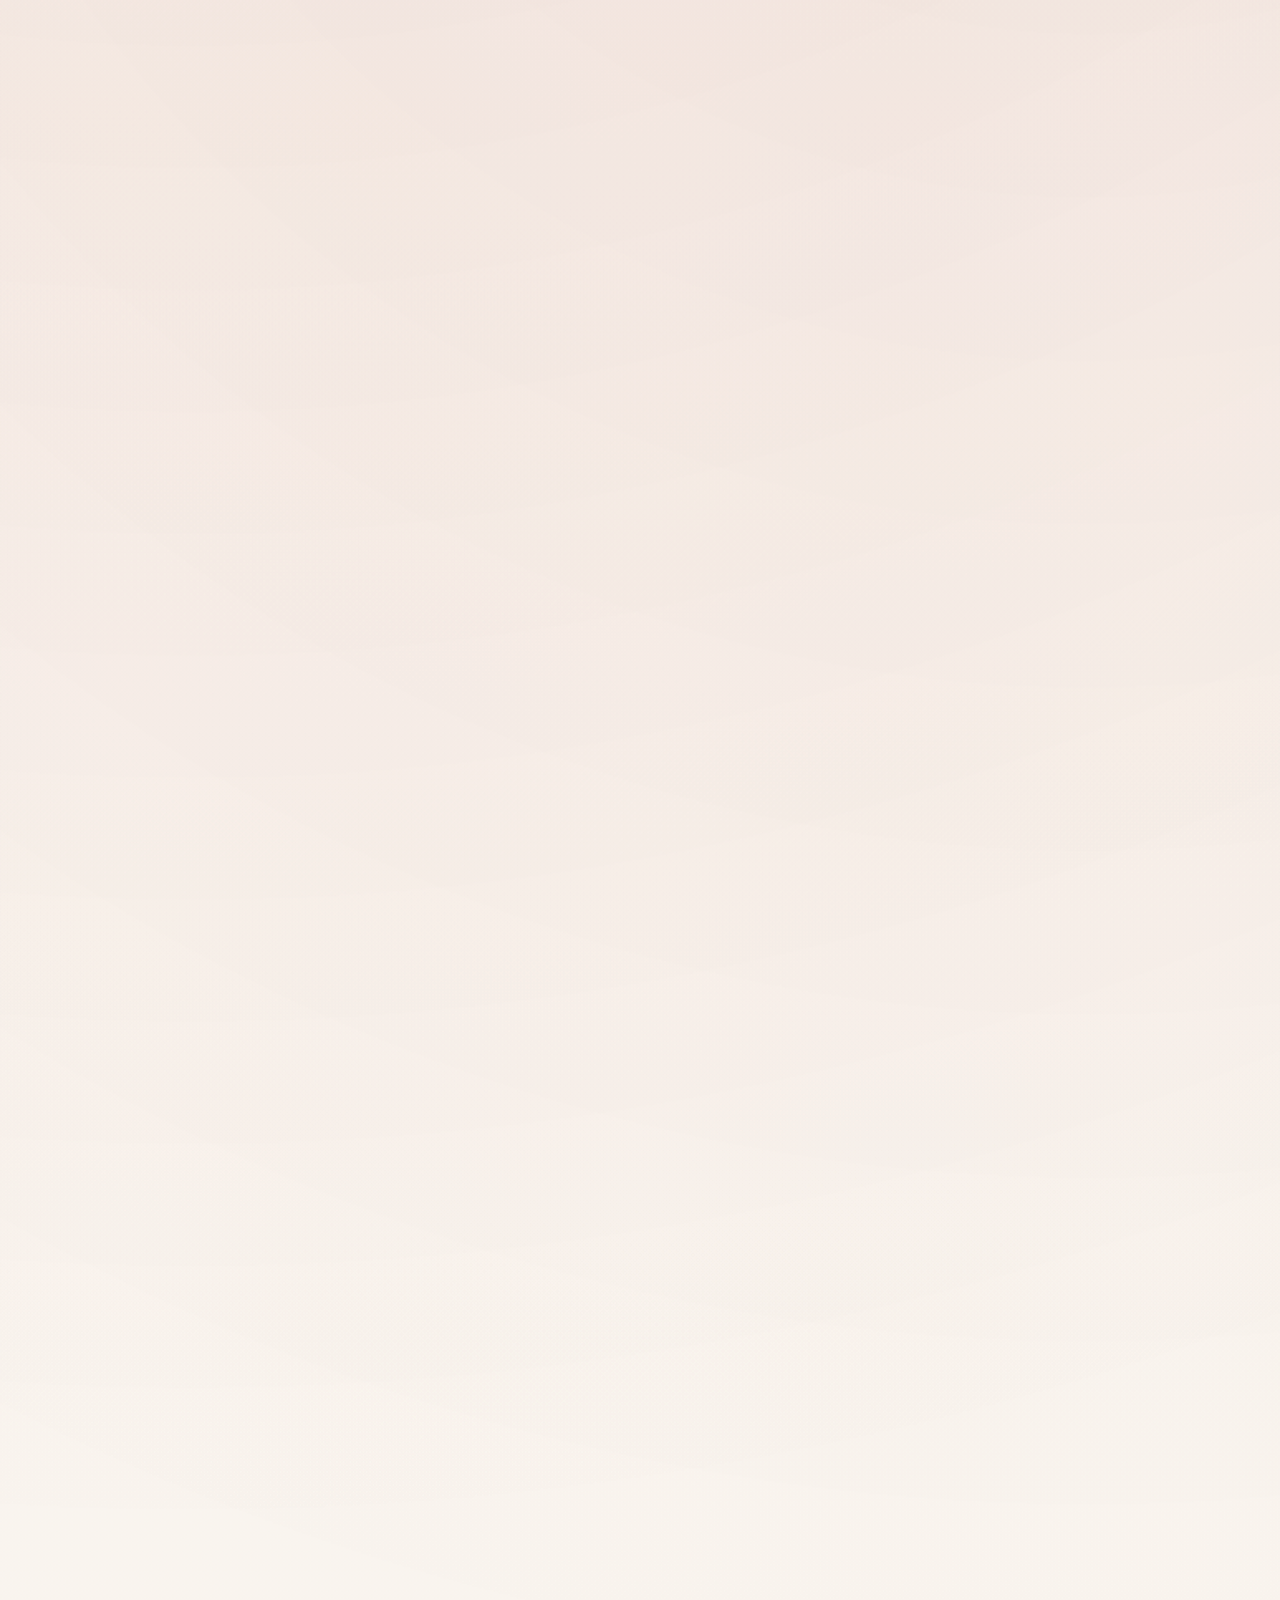
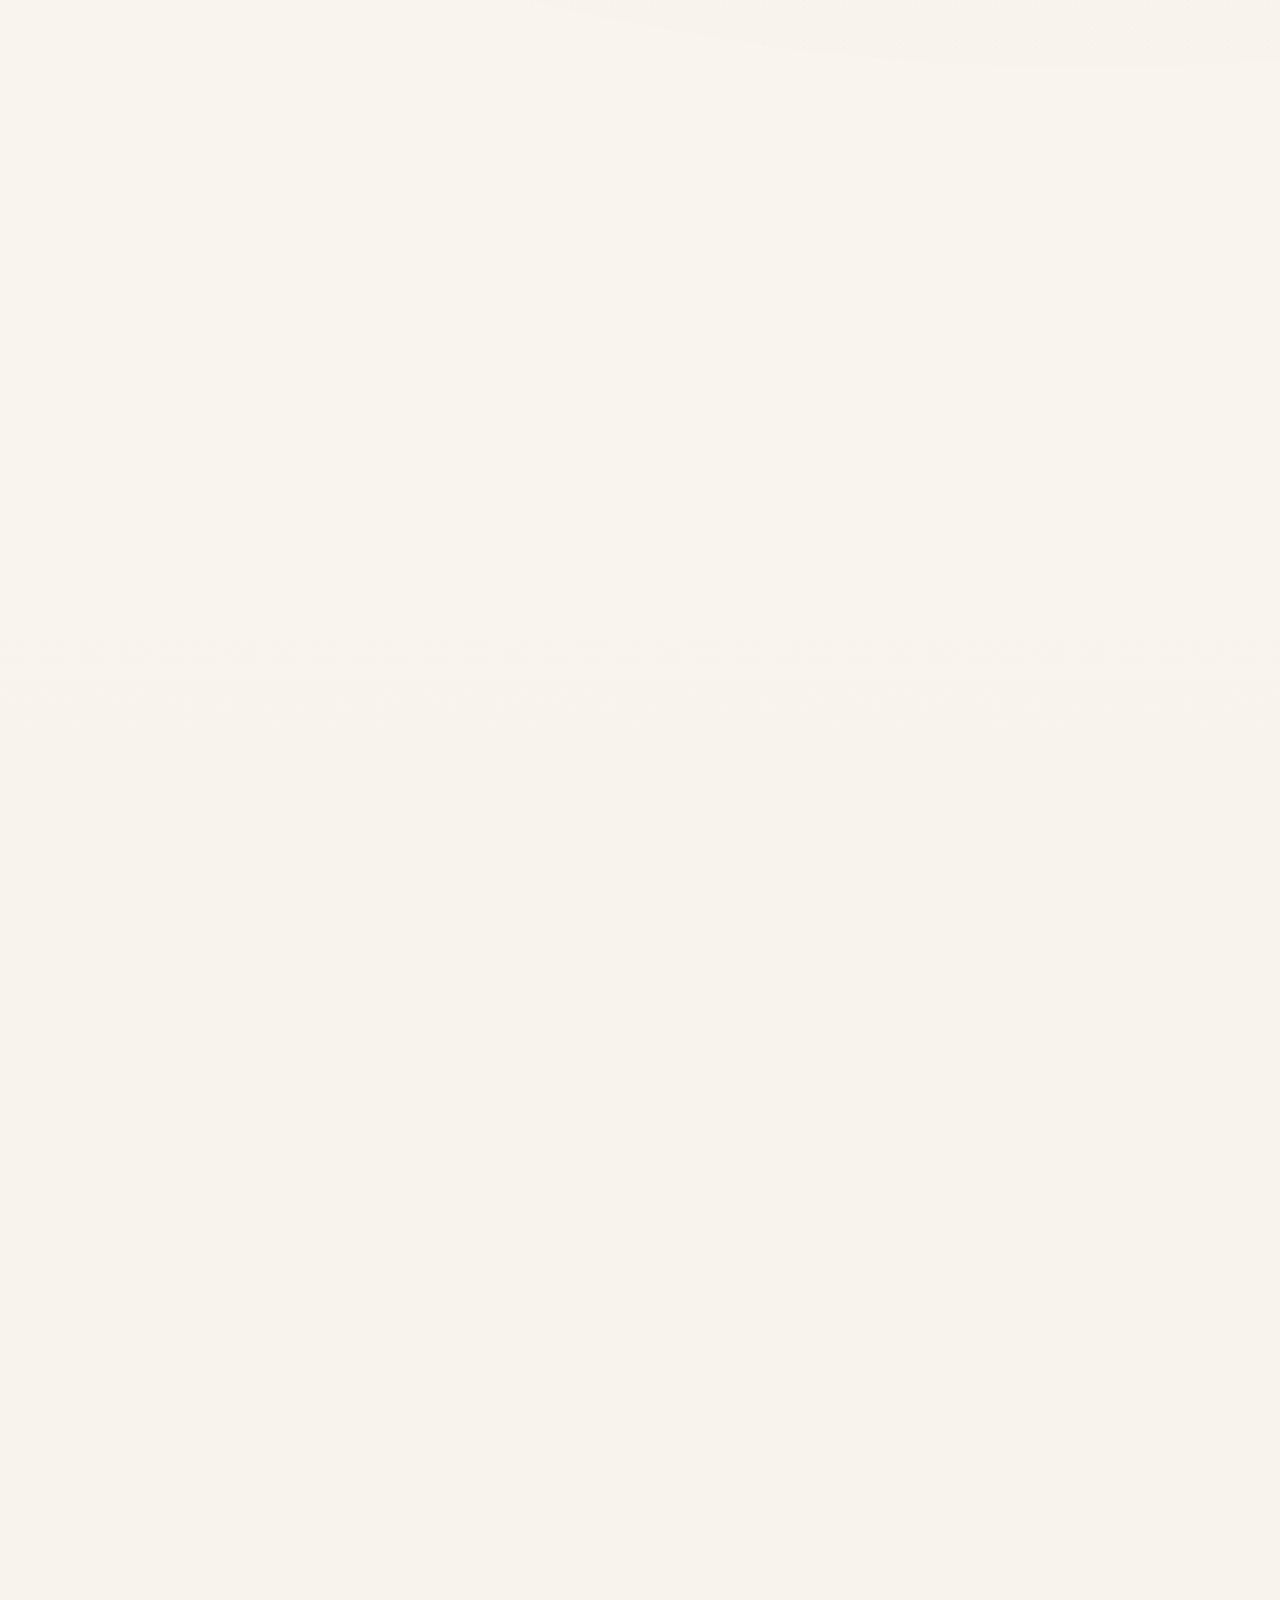
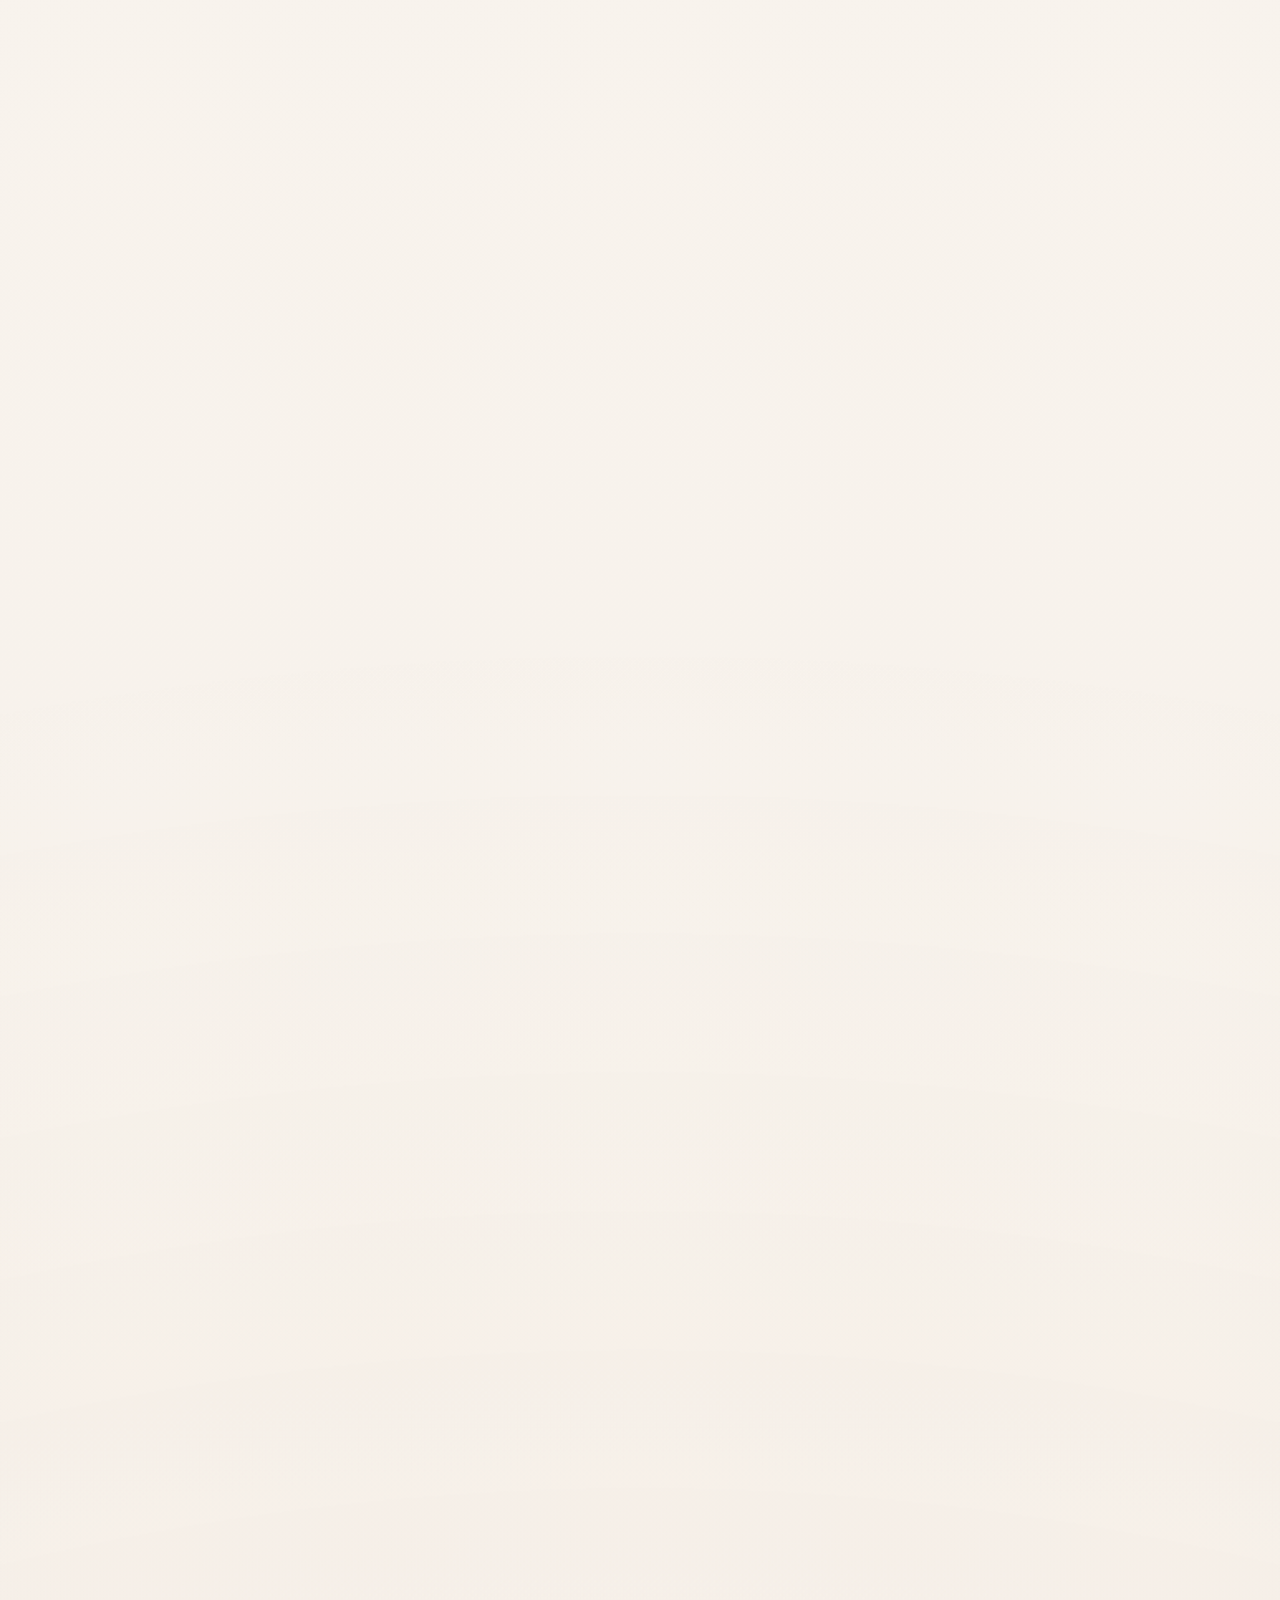
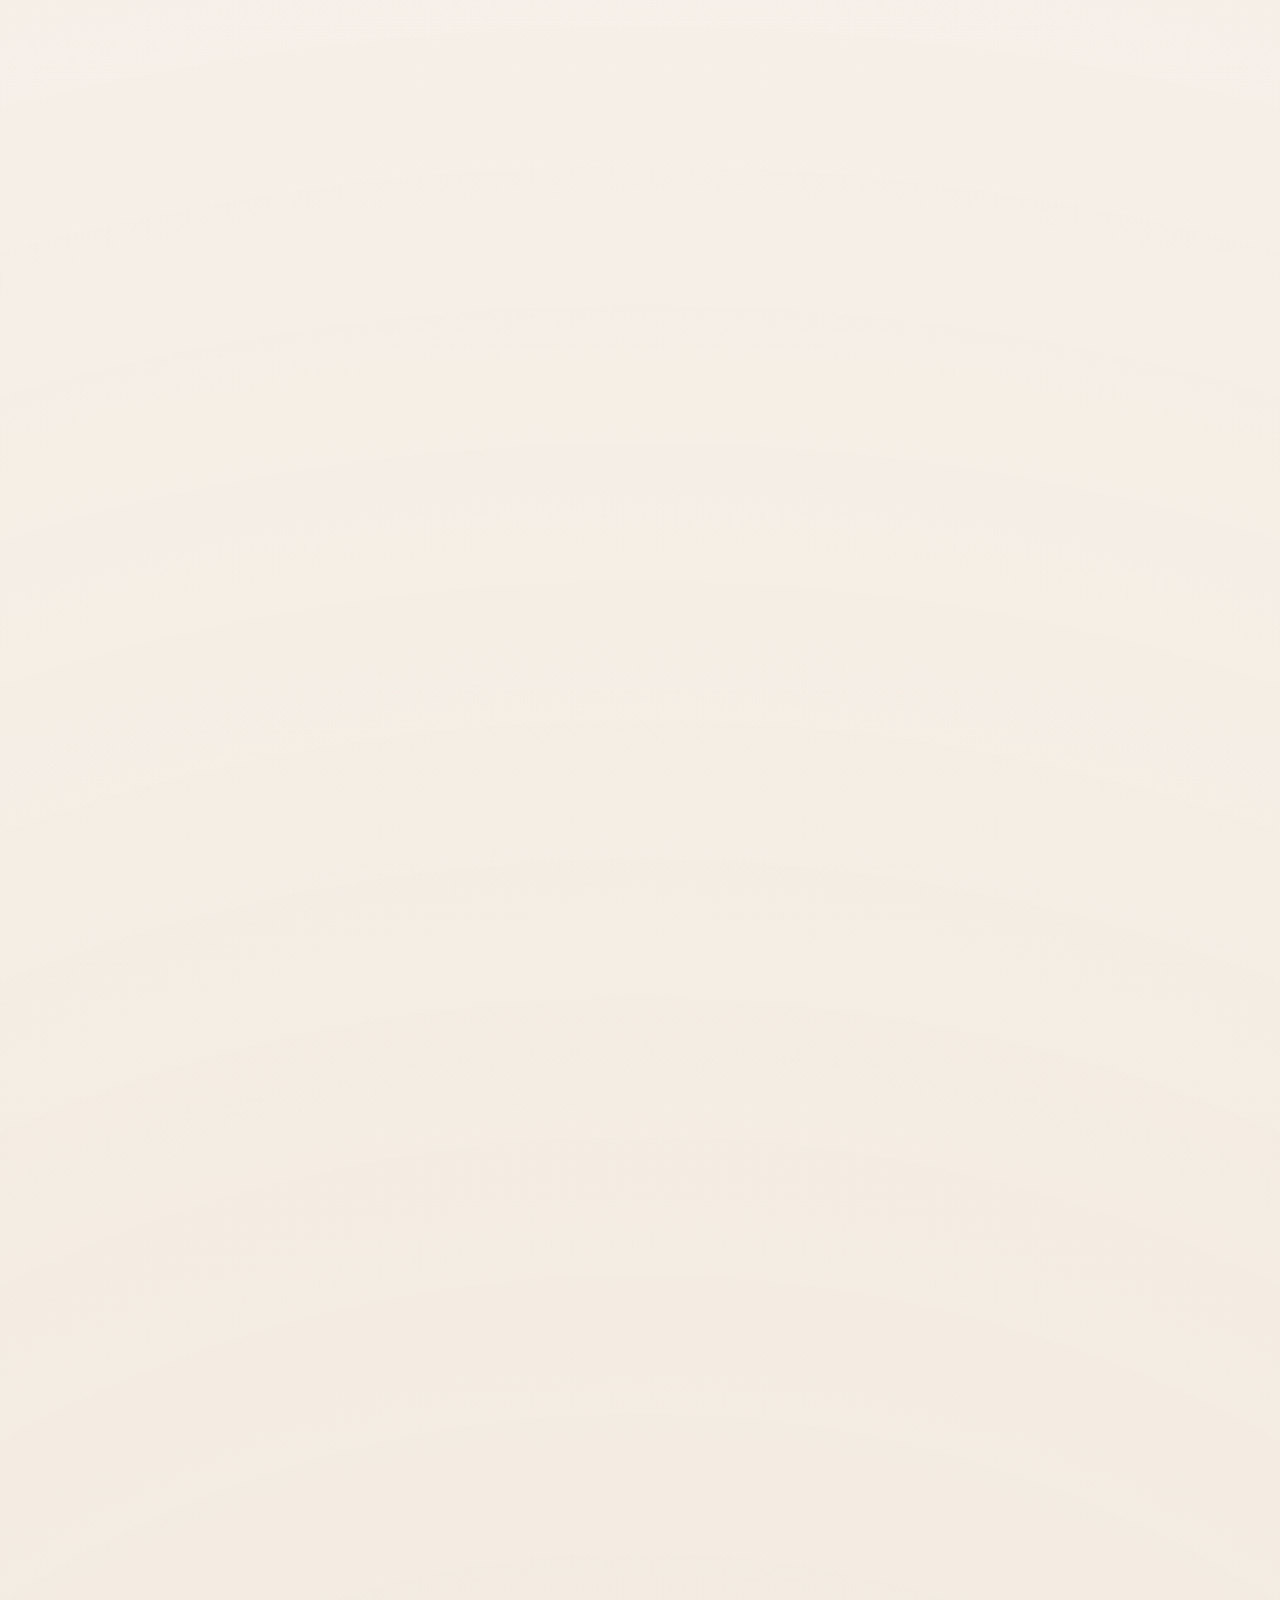
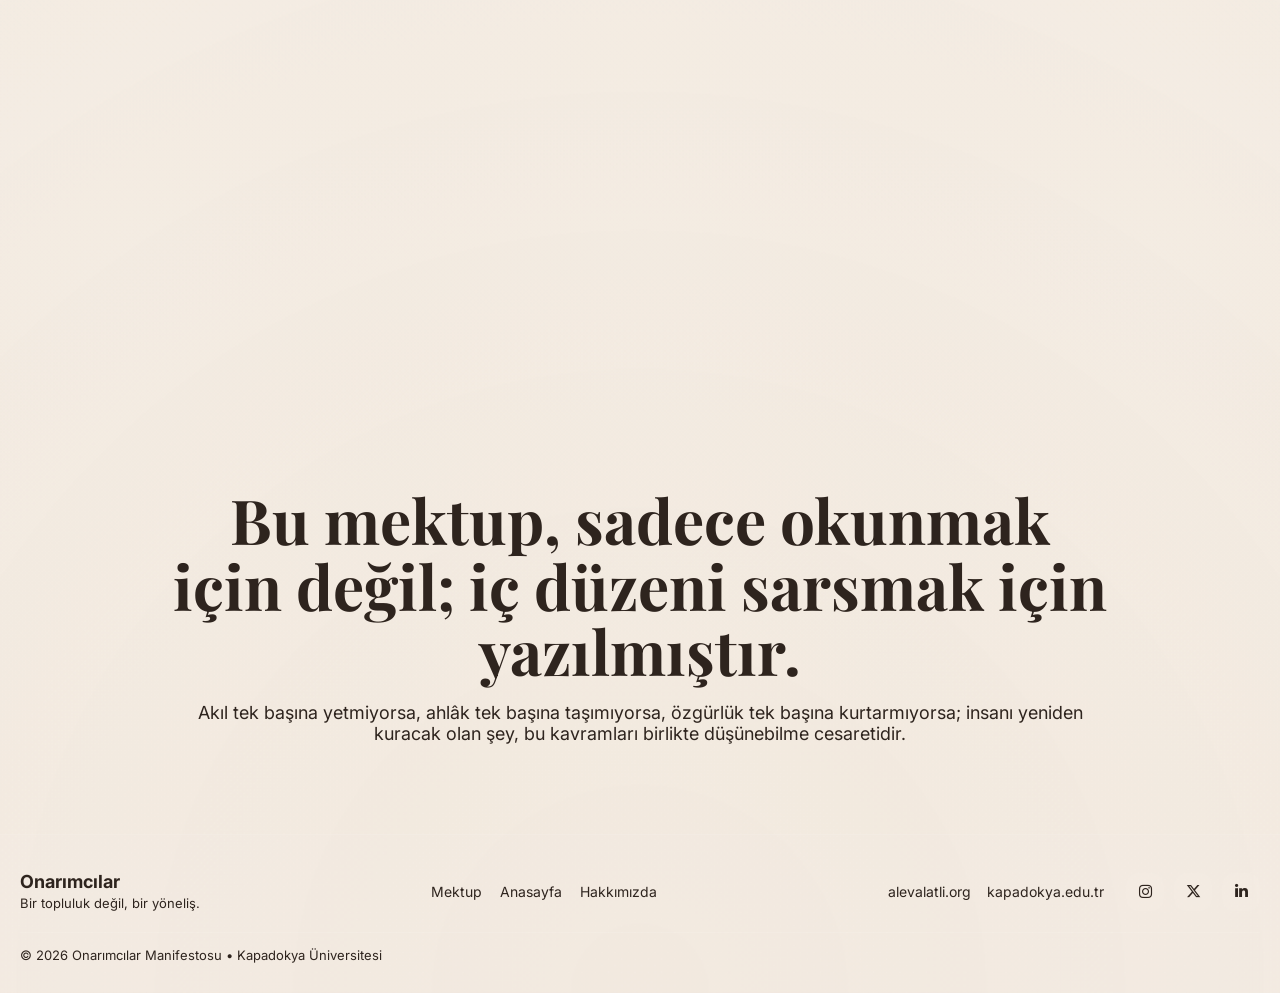
<file: mektup.html>
<!doctype html>
<html lang="tr">
  <head>
    <meta charset="UTF-8" />
    <meta name="viewport" content="width=device-width, initial-scale=1.0" />
    <title>Onarımcılara Mektup | Kapadokya Üniversitesi</title>
    <meta
      name="description"
      content="Onarımcılara Mektup: akıl, ahlâk, adalet, adap ve aşk etrafında şekillenen Onarımcı düşüncenin mektup formunda anlatımı."
    />

    <link rel="preconnect" href="https://fonts.googleapis.com" />
    <link rel="preconnect" href="https://fonts.gstatic.com" crossorigin />
    <link
      href="https://fonts.googleapis.com/css2?family=Inter:wght@400;500;600;700;800&family=Playfair+Display:wght@600;700;800&display=swap"
      rel="stylesheet"
    />
    <link
      rel="stylesheet"
      href="https://cdnjs.cloudflare.com/ajax/libs/font-awesome/6.5.0/css/all.min.css"
    />
    <style>
      :root {
        --bg: #0d0b09;
        --bg-2: #15110f;
        --paper: #f7f1e8;
        --paper-2: #f2ebdf;
        --text: #231d18;
        --muted: #6f655c;
        --line: rgba(35, 29, 24, 0.12);
        --accent: #b5452f;
        --accent-2: #8f3322;
        --accent-soft: rgba(181, 69, 47, 0.08);
        --gold: #d7b58b;
        --gold-soft: rgba(215, 181, 139, 0.12);
        --white: #ffffff;
        --shadow: 0 20px 60px rgba(0, 0, 0, 0.22);
        --shadow-strong: 0 40px 120px rgba(0, 0, 0, 0.35);
        --max: 1320px;
        --reading: 860px;
        --radius: 28px;
        --text-main: #1f1a17;
        --text-soft: #6f665f;
        --text-light: #8a8076;
        --accent: #8d5e2b;
      }

      * {
        margin: 0;
        padding: 0;
        box-sizing: border-box;
      }

      html {
        scroll-behavior: smooth;
      }

      body {
        font-family: "Inter", sans-serif;
        background:
          radial-gradient(
            circle at 15% 0%,
            rgba(181, 69, 47, 0.1),
            transparent 35%
          ),
          radial-gradient(
            circle at 85% 10%,
            rgba(143, 51, 34, 0.06),
            transparent 30%
          ),
          radial-gradient(
            circle at 50% 100%,
            rgba(215, 181, 139, 0.1),
            transparent 40%
          ),
          linear-gradient(180deg, #fbf7f2 0%, #f5efe8 100%);
       
        overflow-x: hidden;
      }

      a {
        color: inherit;
        text-decoration: none;
      }

      h1,
      h2,
      h3,
      h4 {
        font-family: "Playfair Display", serif;
        line-height: 1.06;
      }

      .container {
        width: min(var(--max), calc(100% - 40px));
        margin: 0 auto;
      }

      #progressBar {
        position: fixed;
        inset: 0 auto auto 0;
        width: 0%;
        height: 4px;
        background: linear-gradient(90deg, var(--accent), #e16b4d);
        z-index: 9999;
      }

      .spotlight {
        position: fixed;
        width: 320px;
        height: 320px;
        border-radius: 50%;
        background: radial-gradient(
          circle,
          rgba(255, 255, 255, 0.06),
          transparent 70%
        );
        pointer-events: none;
        transform: translate(-50%, -50%);
        z-index: 1;
        mix-blend-mode: screen;
        opacity: 0.65;
      }

      .topbar-wrap {
        position: sticky;
        top: 12px;
        z-index: 1000;
        padding-top: 12px;
      }

      .topbar {
        max-width: var(--max);
        margin: 0 auto;
        width: calc(100% - 40px);
        border: 1px solid rgba(255, 255, 255, 0.08);
        background: rgba(242, 238, 237, 0.62);
        backdrop-filter: blur(18px);
        border-radius: 22px;
        box-shadow: 0 10px 40px rgba(0, 0, 0, 0.18);
        transition: 0.3s ease;
      }

      .topbar.scrolled {
        box-shadow: 0 20px 60px rgba(0, 0, 0, 0.28);
      }

      .topbar-inner {
        min-height: 78px;
        display: flex;
        align-items: center;
        justify-content: space-between;
        gap: 20px;
        padding: 0 22px;

      }

      .brand {
        display: flex;
        align-items: center;
        gap: 14px;
      }

      .brand-mark {
        width: 50px;
        height: 50px;
        border-radius: 16px;
        display: grid;
        place-items: center;
        color: #fff;
        background: linear-gradient(135deg, var(--accent), var(--accent-2));
        box-shadow: 0 14px 30px rgba(181, 69, 47, 0.22);
        font-family: "Playfair Display", serif;
        font-size: 24px;
      }

      .brand-text {
        font-weight: 700;
        font-size: 16px;
      }

      .brand-text small {
        display: block;
        font-size: 12px;
        color: rgba(255, 255, 255, 0.62);
        font-weight: 500;
        margin-top: 2px;
      }

      .nav {
        display: flex;
        align-items: center;
        gap: 22px;
      }

      .nav-item {
        position: relative;
      }

      .nav-item span {
        cursor: pointer;
        font-size: 14px;
        color: rgba(255, 255, 255, 0.78);
      }

      .nav > a {
        font-size: 14px;
        color: rgba(255, 255, 255, 0.78);
      }

      .dropdown {
        position: absolute;
        top: 120%;
        left: 0;
        min-width: 240px;
        padding: 14px;
        border-radius: 18px;
        background: rgba(255, 255, 255, 0.98);
        color: var(--text);
        border: 1px solid var(--line);
        box-shadow: 0 18px 40px rgba(0, 0, 0, 0.18);
        opacity: 0;
        pointer-events: none;
        transform: translateY(10px);
        transition: 0.25s ease;
        display: flex;
        flex-direction: column;
        gap: 10px;
      }

      .dropdown a {
        font-size: 14px;
        padding: 8px 10px;
        border-radius: 10px;
        transition: 0.2s;
      }

      .dropdown a:hover {
        background: var(--accent-soft);
        color: var(--accent);
      }

      .nav-item:hover .dropdown {
        opacity: 1;
        pointer-events: auto;
        transform: none;
      }

      .menu-toggle {
        display: none;
        width: 46px;
        height: 46px;
        border: 1px solid rgba(255, 255, 255, 0.12);
        border-radius: 14px;
        background: rgba(255, 255, 255, 0.06);
        color: #fff;
        font-size: 18px;
        cursor: pointer;
      }

      section {
        padding: 90px 0;
        position: relative;
        z-index: 2;
      }

      .hero-letter {
        min-height: 72vh;
        display: grid;
        place-items: center;
        text-align: center;
        padding: 150px 0 120px;
      }

      .hero-letter .hero-inner {
        max-width: 920px;
      }

      .eyebrow {
        display: inline-flex;
        align-items: center;
        gap: 10px;
        padding: 10px 14px;
        border: 1px solid rgba(255, 255, 255, 0.1);
        border-radius: 999px;
        background: rgba(255, 255, 255, 0.06);
        color: rgba(255, 255, 255, 0.76);
        font-size: 13px;
        margin-bottom: 22px;
        backdrop-filter: blur(10px);
      }

      .eyebrow::before {
        content: "";
        width: 8px;
        height: 8px;
        border-radius: 50%;
        background: var(--gold);
        box-shadow: 0 0 0 6px rgba(215, 181, 139, 0.09);
      }

      .hero-letter h1 {
        font-size: clamp(48px, 8vw, 92px);
        letter-spacing: -1.7px;
        margin-bottom: 18px;
      }

      .hero-letter p {
        max-width: 760px;
        margin: 0 auto;
        font-size: 19px;
        color: rgba(255, 255, 255, 0.72);
      }

      .hero-quote {
        max-width: 860px;
        margin: 36px auto 0;
        padding: 24px 26px;
        border-radius: 24px;
        background: rgba(255, 255, 255, 0.06);
        border: 1px solid rgba(255, 255, 255, 0.1);
        box-shadow: var(--shadow);
        backdrop-filter: blur(14px);
      }

      .hero-quote p {
        font-size: 22px;
        line-height: 1.65;
        font-style: italic;
        color: rgba(255, 255, 255, 0.92);
      }

      .experience-shell {
        display: grid;
        grid-template-columns: 280px minmax(0, 1fr);
        gap: 28px;
        align-items: start;
      }

      .chapter-nav {
        position: sticky;
        top: 110px;
      }

      .chapter-card {
        padding: 26px;
        border-radius: 28px;
        background: rgba(255, 255, 255, 0.06);
        border: 1px solid rgba(255, 255, 255, 0.1);
        box-shadow: var(--shadow);
        backdrop-filter: blur(16px);
      }

      .chapter-card h3 {
        font-size: 30px;
        margin-bottom: 14px;
      }

      .chapter-card p {
        color: rgba(255, 255, 255, 0.68);
        margin-bottom: 16px;
        font-size: 14px;
      }

      .chapter-links {
        display: grid;
        gap: 8px;
      }

      .chapter-links a {
        display: flex;
        align-items: center;
        gap: 10px;
        min-height: 42px;
        padding: 0 12px;
        border-radius: 14px;
        background: rgba(255, 255, 255, 0.04);
        color: rgba(255, 255, 255, 0.76);
        font-size: 14px;
        transition: 0.25s ease;
      }

      .chapter-links a:hover,
      .chapter-links a.active {
        background: rgba(215, 181, 139, 0.12);
        color: #fff;
      }

      .chapter-links a i {
        color: var(--gold);
        font-size: 12px;
      }

      .reading-mode {
        display: flex;
        gap: 10px;
        margin-top: 18px;
      }

      .mode-btn {
        min-height: 40px;
        padding: 0 14px;
        border-radius: 999px;
        border: 1px solid rgba(255, 255, 255, 0.12);
        background: rgba(255, 255, 255, 0.06);
        color: #fff;
        cursor: pointer;
        transition: 0.25s ease;
      }

      .mode-btn:hover,
      .mode-btn.active {
        background: rgba(215, 181, 139, 0.14);
        border-color: rgba(215, 181, 139, 0.18);
      }

      .paper-area {
        position: relative;
      }

      .paper-stage {
        position: relative;
        padding: 24px;
        border-radius: 36px;
        background: linear-gradient(
          180deg,
          rgba(255, 255, 255, 0.08),
          rgba(255, 255, 255, 0.03)
        );
        border: 1px solid rgba(255, 255, 255, 0.08);
        box-shadow: var(--shadow-strong);
        overflow: hidden;
      }

      .paper-stage::before {
        content: "";
        position: absolute;
        inset: 0;
        background:
          radial-gradient(
            circle at top right,
            rgba(215, 181, 139, 0.08),
            transparent 24%
          ),
          radial-gradient(
            circle at bottom left,
            rgba(181, 69, 47, 0.08),
            transparent 24%
          );
        pointer-events: none;
      }

      .paper-sheet {
        position: relative;
        background: linear-gradient(
          180deg,
          var(--paper) 0%,
          var(--paper-2) 100%
        );
        color: var(--text);
        border-radius: 28px;
        padding: 44px 46px 46px;
        box-shadow: 0 30px 80px rgba(0, 0, 0, 0.18);
        overflow: hidden;
      }

      .paper-sheet::before {
        content: "";
        position: absolute;
        inset: 0;
        background:
          linear-gradient(rgba(255, 255, 255, 0.04), rgba(255, 255, 255, 0.04)),
          url("https://www.transparenttextures.com/patterns/paper.png");
        opacity: 0.22;
        pointer-events: none;
      }

      .sheet-meta {
        position: relative;
        z-index: 2;
        display: flex;
        justify-content: space-between;
        align-items: center;
        gap: 20px;
        margin-bottom: 24px;
      }

      .sheet-meta .title {
        font-family: "Playfair Display", serif;
        font-size: 32px;
      }

      .sheet-meta .page-indicator {
        font-size: 13px;
        color: var(--muted);
      }

      .chapter-block + .chapter-block {
        margin-top: 38px;
        padding-top: 38px;
        border-top: 1px solid rgba(35, 29, 24, 0.08);
      }

      .chapter-kicker {
        display: inline-flex;
        align-items: center;
        min-height: 34px;
        padding: 0 12px;
        border-radius: 999px;
        background: rgba(181, 69, 47, 0.08);
        color: var(--accent);
        font-size: 12px;
        font-weight: 700;
        letter-spacing: 1px;
        text-transform: uppercase;
        margin-bottom: 14px;
      }

      .chapter-block h2 {
        font-size: clamp(28px, 4vw, 48px);
        margin-bottom: 14px;
      }

      .chapter-lead {
        font-size: 19px;
        line-height: 1.85;
        color: #352d27;
        margin-bottom: 20px;
      }

      .letter-copy p {
        position: relative;
        z-index: 2;
        font-size: 17px;
        line-height: 1.95;
        color: #342b25;
        margin-bottom: 18px;
        opacity: 0;
        transform: translateY(24px);
        transition: 0.8s ease;
      }

      .letter-copy p.show {
        opacity: 1;
        transform: none;
      }

      .letter-copy p:first-child::first-letter {
        font-size: 64px;
        line-height: 0.8;
        float: left;
        margin-right: 12px;
        margin-top: 8px;
        font-family: "Playfair Display", serif;
        color: var(--accent);
      }

      .pull-quote {
        position: relative;
        z-index: 2;
        margin: 26px 0;
        padding: 26px 28px 26px 30px;
        border-left: 4px solid var(--accent);
        border-radius: 20px;
        background: rgba(181, 69, 47, 0.06);
      }

      .pull-quote p {
        opacity: 1;
        transform: none;
        font-size: 22px;
        line-height: 1.65;
        font-style: italic;
        color: #2e241e;
        margin-bottom: 0;
      }

      .highlight-line {
        display: inline;
        background-image: linear-gradient(
          transparent calc(100% - 0.8em),
          rgba(181, 69, 47, 0.14) 0
        );
        padding: 0 3px;
      }

      .concept-grid {
        display: grid;
        grid-template-columns: repeat(5, 1fr);
        gap: 14px;
        margin: 30px 0 12px;
      }

      .concept-card {
        position: relative;
        z-index: 2;
        padding: 20px 16px;
        border-radius: 20px;
        background: rgba(255, 255, 255, 0.72);
        border: 1px solid rgba(35, 29, 24, 0.08);
        text-align: center;
      }

      .concept-card strong {
        display: block;
        font-size: 24px;
        color: var(--accent);
        margin-bottom: 8px;
      }

      .concept-card span {
        display: block;
        color: var(--muted);
        font-size: 13px;
        line-height: 1.55;
      }

      .duo-grid {
        display: grid;
        grid-template-columns: 1fr 1fr;
        gap: 16px;
        margin: 24px 0;
      }

      .duo-card {
        position: relative;
        z-index: 2;
        padding: 24px;
        border-radius: 22px;
        background: rgba(255, 255, 255, 0.74);
        border: 1px solid rgba(35, 29, 24, 0.08);
      }

      .duo-card h3 {
        font-size: 26px;
        margin-bottom: 12px;
      }

      .duo-card p {
        opacity: 1;
        transform: none;
        margin-bottom: 0;
        color: #4f443b;
      }

      .margin-note {
        position: relative;
        z-index: 2;
        margin: 26px 0;
        padding: 18px 20px;
        border-radius: 18px;
        background: rgba(35, 29, 24, 0.04);
        border: 1px dashed rgba(35, 29, 24, 0.14);
        font-size: 14px;
        color: #5c5148;
      }

      .section-divider {
        display: grid;
        grid-template-columns: 1fr auto 1fr;
        align-items: center;
        gap: 16px;
        margin: 26px 0 34px;
      }

      .section-divider::before,
      .section-divider::after {
        content: "";
        height: 1px;
        background: rgba(35, 29, 24, 0.1);
      }

      .section-divider span {
        font-size: 12px;
        letter-spacing: 1.8px;
        text-transform: uppercase;
        color: var(--muted);
      }

      .signature-block {
        margin-top: 46px;
        padding-top: 24px;
        border-top: 1px solid rgba(35, 29, 24, 0.08);
      }

      .signature-block .sign {
        font-family: "Playfair Display", serif;
        font-size: 30px;
        color: var(--accent);
        margin-bottom: 8px;
      }

      .signature-block small {
        color: var(--muted);
        font-size: 13px;
      }

      .closing-band {
        text-align: center;
        max-width: 940px;
        margin: 0 auto;
      }

      .closing-band h2 {
        font-size: clamp(34px, 5vw, 62px);
        margin-bottom: 18px;
      }

      .closing-band p {
        font-size: 18px;
        color: rgba(255, 255, 255, 0.72);
      }

      .footer-advanced {
        border-top: 1px solid rgba(255, 255, 255, 0.08);
        padding: 36px 0 30px;
        background: rgba(255, 255, 255, 0.02);
      }

      .footer-top {
        display: flex;
        justify-content: space-between;
        align-items: center;
        gap: 20px;
        flex-wrap: wrap;
        margin-bottom: 20px;
      }

      .footer-brand strong {
        display: block;
        font-size: 18px;
      }

      .footer-brand span {
        font-size: 13px;
        color: rgba(255, 255, 255, 0.58);
      }

      .footer-links {
        display: flex;
        gap: 18px;
        flex-wrap: wrap;
      }

      .footer-links a {
        font-size: 14px;
        color: rgba(255, 255, 255, 0.72);
        transition: 0.2s;
      }

      .footer-links a:hover {
        color: var(--gold);
      }

      .footer-external {
        display: flex;
        align-items: center;
        gap: 16px;
        flex-wrap: wrap;
      }

      .footer-external a {
        font-size: 14px;
        color: rgba(255, 255, 255, 0.72);
        transition: 0.2s;
      }

      .footer-external a:hover {
        color: var(--gold);
      }

      .social-icons {
        display: flex;
        gap: 10px;
        margin-left: 6px;
      }

      .social-icons a {
        width: 38px;
        height: 38px;
        border-radius: 12px;
        display: grid;
        place-items: center;
        background: rgba(255, 255, 255, 0.04);
        color: #fff;
        font-size: 15px;
        transition: 0.25s ease;
      }

      .social-icons a:hover {
        transform: translateY(-2px);
      }

      .social-icons a:nth-child(1):hover {
        background: #e1306c;
      }

      .social-icons a:nth-child(2):hover {
        background: #000000;
      }

      .social-icons a:nth-child(3):hover {
        background: #0077b5;
      }

      .footer-bottom {
        border-top: 1px solid rgba(255, 255, 255, 0.08);
        padding-top: 14px;
      }

      .footer-bottom p {
        font-size: 13px;
        color: rgba(255, 255, 255, 0.58);
      }

      .reveal {
        opacity: 0;
        transform: translateY(26px);
        transition: 0.8s ease;
      }

      .reveal.show {
        opacity: 1;
        transform: none;
      }

      body.focus-reading .spotlight {
        opacity: 0;
      }

      body.focus-reading .chapter-card {
        opacity: 0.75;
      }

      body.focus-reading .paper-sheet {
        max-width: 820px;
        margin: 0 auto;
      }

      @media (max-width: 1180px) {
        .experience-shell {
          grid-template-columns: 1fr;
        }

        .chapter-nav {
          position: static;
        }

        .concept-grid {
          grid-template-columns: repeat(3, 1fr);
        }
      }

      @media (max-width: 920px) {
        .duo-grid,
        .concept-grid {
          grid-template-columns: 1fr 1fr;
        }

        .nav {
          position: fixed;
          top: 94px;
          left: 20px;
          right: 20px;
          flex-direction: column;
          align-items: flex-start;
          gap: 14px;
          padding: 18px;
          border-radius: 24px;
          border: 1px solid rgba(255, 255, 255, 0.08);
          background: rgba(15, 11, 9, 0.98);
          box-shadow: var(--shadow);
          opacity: 0;
          pointer-events: none;
          transform: translateY(-10px);
          transition: 0.25s ease;
        }

        .nav.active {
          opacity: 1;
          pointer-events: auto;
          transform: none;
        }

        .menu-toggle {
          display: inline-grid;
          place-items: center;
        }
      }
      @media (max-width: 768px) {
        .letter-copy p {
          opacity: 1 !important;
          transform: none !important;
        }
      }
      @media (max-width: 640px) {
        .container,
        .topbar {
          width: calc(100% - 24px);
        }

        .topbar-inner {
          min-height: 72px;
          padding: 0 16px;
        }

        .hero-letter {
          min-height: auto;
          padding: 120px 0 90px;
        }

        .paper-stage {
          padding: 14px;
          border-radius: 24px;
        }

        .paper-sheet {
          padding: 28px 22px 30px;
          border-radius: 20px;
        }

        .sheet-meta {
          flex-direction: column;
          align-items: flex-start;
        }

        .chapter-block h2 {
          font-size: 34px;
        }

        .letter-copy p {
          font-size: 16px;
        }

        .pull-quote p {
          font-size: 18px;
        }

        .duo-grid,
        .concept-grid {
          grid-template-columns: 1fr;
        }
      }
    </style>
  </head>

  <body>
    <div id="progressBar"></div>
    <div class="spotlight" id="spotlight"></div>

    <div class="topbar-wrap">
      <header class="topbar" id="topbar">
        <div class="topbar-inner">
          <a href="index.html" class="brand">
            <div class="brand-mark">O</div>
            <div class="brand-text">
              Onarımcılar
              <small  style="color: #2e241e!important;">Onarımcılara Mektup</small>
            </div>
          </a>

          <nav class="nav" id="mobileNav">
            <div class="nav-item">
              <span style="color: #2e241e!important;">Onarımcılar</span>
              <div class="dropdown">
                <a href="hakkımızda.html" style="color: #2e241e!important;">Hakkımızda</a>
                <a href="#giris" style="color: #2e241e!important;">Rüya’dan Seçkiler</a>
                <a href="özellikler.html" style="color: #2e241e!important;">Onarımcıların Özellikleri</a>
                <a href="#mutfaklar" style="color: #2e241e!important;">Çalışma Alanları</a>
                <a href="first.html" style="color: #2e241e!important;">İlk Onarımcılar </a>
                <a href="son.html" style="color: #2e241e!important;">Yeni Onarımcılar</a>
                <a href="mektup.html" style="color: #2e241e!important;">Onarımcılara Mektup</a>
              </div>
            </div>

            <div class="nav-item">
              <span style="color: #2e241e!important;">Hap Bilgiler</span>
              <div class="dropdown">
                <a href="#sacagli" style="color: #2e241e!important;">Saçaklı Mantık</a>
                <a href="#kuantum" style="color: #2e241e!important;">Kuantum Fiziği</a>
                <a href="#kedi" style="color: #2e241e!important;">Schrödinger’in Kedisi</a>
              </div>
            </div>

            <a href="turna.html" style="color: #2e241e!important;">Turna</a>
            <a href="#besa" style="color: #2e241e!important;">5A</a>
          </nav>

          <button class="menu-toggle" id="menuToggle">☰</button>
        </div>
      </header>
    </div>

    <main>
      <!-- HERO -->
      <section class="hero-letter">
        <div class="container hero-inner reveal">
          <div class="eyebrow"  style="color: #2e241e!important;" >Manifesto / Mektup</div>
          <h1>Onarımcılara Mektup</h1>
          <p  style="color: #2e241e!important;" >
            Bu sayfa, mektubu yalnızca bir metin olarak değil; düşünceyle temas
            edilen, ritmi olan, bölüm bölüm açılan bir okuma deneyimi olarak
            kurgular.
          </p>

          <div class="hero-quote">
            <p  style="color: #2e241e!important;">
              “Bu dünyaya dair olup da yüzde yüz doğru ya da yüzde yüz yanlış
              olduğu kanıtlanmış tek bir olgu ya da veri yoktur.”
            </p>
          </div>
        </div>
      </section>

      <!-- PAPER EXPERIENCE -->
      <section id="icerik" style="padding-top: 0">
        <div class="container experience-shell">
          <aside class="chapter-nav reveal">
            <div class="chapter-card">
              <h3  style="color: #2e241e!important;" >Okuma Haritası</h3>
              <div class="chapter-links" id="chapterLinks">
                <a href="#bolum-1" class="active"  style="color: #2e241e!important;"
                  ><i class="fa-solid fa-chevron-right"></i> Gerçeklik ve
                  Bilgi</a
                >
                <a href="#bolum-2"  style="color: #2e241e!important;"
                  ><i class="fa-solid fa-chevron-right"></i> 5A Omurgası</a
                >
                <a href="#bolum-3"  style="color: #2e241e!important;"
                  ><i class="fa-solid fa-chevron-right"></i> Aşk ve Beka</a
                >
                <a href="#bolum-4"  style="color: #2e241e!important;"
                  ><i class="fa-solid fa-chevron-right"></i> Batı ve
                  Aydınlanma</a
                >
                <a href="#bolum-5"  style="color: #2e241e!important;"
                  ><i class="fa-solid fa-chevron-right"></i> Eğitim, Hak,
                  Helal</a
                >
                <a href="#bolum-6"  style="color: #2e241e!important;"
                  ><i class="fa-solid fa-chevron-right"></i> Tüketim ve
                  Kırılma</a
                >
                <a href="#bolum-7"  style="color: #2e241e!important;"
                  ><i class="fa-solid fa-chevron-right"></i> Son Görüş</a
                >
              </div>

              <div class="reading-mode">
                <button class="mode-btn active" id="normalMode"  style="color: #2e241e!important;" >Normal</button>
                <button class="mode-btn" id="focusMode"  style="color: #2e241e!important;" >Odak</button>
              </div>
            </div>
          </aside>

          <div class="paper-area">
            <div class="paper-stage reveal">
              <article class="paper-sheet">
                <div class="sheet-meta">
                  <div class="title">Onarımcılara Mektup</div>
                  
                </div>

                <!-- BÖLÜM 1 -->
                <section class="chapter-block" id="bolum-1">
                  <div class="chapter-kicker">Bölüm 01</div>
                  <h2>Gerçeklik, kesinlik ve insan aklının sınırı</h2>
                  <p class="chapter-lead">
                    Mektup, kesinlik iddiasını ilk anda sarsar. Dünyaya dair tek
                    bir mutlak veri olmadığını söyleyerek okuru doğrusal ve
                    kapalı düşünce biçiminden çıkarır.
                  </p>

                  <div class="letter-copy">
                    <p>
                      Bu dünyaya dair olup da yüzde yüz doğru ya da yüzde yüz
                      yanlış olduğu kanıtlanmış tek bir olgu ya da veri yoktur.
                      Matematik kanunları gerçeği yansıttıkları sürece kesin
                      değildirler; kesin olduklarında ise gerçeği yansıtmazlar.
                    </p>

                    <p>
                      Burada mesele, bilimi küçümsemek değil; bilim aracılığıyla
                      kurduğumuz model ile gerçekliğin kendisini birbirine
                      karıştırmamaktır. Sahici dünya cetvelle çizilmiş kadar
                      düzgün değildir; dağınıktır, pusludur, katmanlıdır.
                    </p>

                    <p>
                      Fizik doğrusal sistemleri çözer; ne var ki gerçek dünyada
                      doğrusal sistem yoktur. “Şu şöyle etkilenirse, bu sonuç
                      alınır” türünden mutlak bir kesinlikten söz edilemez.
                      Hatta bazı şeylerin ilkesel olarak bilinemeyeceği de
                      modern düşüncenin içinde ispat edilmiştir.
                    </p>

                    <div class="pull-quote">
                      <p>
                        İnsan aklı, evrene dair tartışmasız gerçeği çözemez;
                        mesele de zaten yalnızca bu değildir.
                      </p>
                    </div>

                    <p>
                      Matematikçiler ve fizikçiler, tutarlı bir kâinat inşa
                      etmeye çalışırlar; fakat bu inşa, son tahlilde zihinsel
                      bir tasarımdır. İnsanlık, kâinatı olduğu gibi değil,
                      aklının kurabildiği ölçüde temsil eder.
                    </p>

                    <p>
                      Buna rağmen matematik ve fizik insanın gözünü açar.
                      Maxwell’in elektromanyetizmi matematikle kurması,
                      Einstein’ın göreceliği denklemlerle ifade etmesi, insan
                      zihninin kâinatı okuma kapasitesine işaret eder. Yani akıl
                      ve bilim gereklidir; ama mutlaklaştırıldıklarında
                      tehlikeli hale gelirler.
                    </p>

                    <div class="margin-note">
                      Bu ilk bölümün ana duygusu şudur: kesinlik sarhoşluğundan
                      çıkmadan hakikate yaklaşmak mümkün değildir.
                    </div>
                  </div>
                </section>

                <div class="section-divider"><span>çekirdek omurga</span></div>

                <!-- BÖLÜM 2 -->
                <section class="chapter-block" id="bolum-2">
                  <div class="chapter-kicker">Bölüm 02</div>
                  <h2>5A: Akıl, Ahlâk, Adalet, Adap, Aşk</h2>
                  <p class="chapter-lead">
                    Mektubun merkezinde 5A vardır. Bu kavramlar, yalnızca fikir
                    düzeyinde değil; yaşama düzeni kuran ilkeler olarak sunulur.
                  </p>

                  <div class="concept-grid">
                    <div class="concept-card">
                      <strong>Akıl</strong>
                      <span>İnsan olmanın vazgeçilmez koşulu</span>
                    </div>
                    <div class="concept-card">
                      <strong>Ahlâk</strong>
                      <span>Aklı kötülükten koruyan denetim</span>
                    </div>
                    <div class="concept-card">
                      <strong>Adalet</strong>
                      <span>Ahlaki değerleri onurlandırmanın yolu</span>
                    </div>
                    <div class="concept-card">
                      <strong>Adap</strong>
                      <span>Üçlünün hayata geçiriliş yöntemi</span>
                    </div>
                    <div class="concept-card">
                      <strong>Aşk</strong>
                      <span>İnsanoğlunun bekasının sırrı</span>
                    </div>
                  </div>

                  <div class="letter-copy">
                    <p>
                      Mektup çok açık konuşur:
                      <span class="highlight-line"
                        >Akıl olmazsa olmazdır; ama tek başına yeterli
                        değildir.</span
                      >
                      Çünkü ahlâkın denetiminde olmayan akıl, eninde sonunda
                      kötülüğe sapabilir. Fransız Aydınlanması’nın insan aklını
                      insanlığın esenliğini sağlamaya yeterli görmesi, tarihin
                      içinden gelen savaşlar ve yıkımlar tarafından boşa
                      düşürülmüştür.
                    </p>

                    <p>
                      Ahlâki “değerleri reddeden bilim”in zehirli bir yılan gibi
                      şerre dönüşebileceği söylenir. Burada mesele bilime
                      karşıtlık değil; onu denetimsiz bırakmama bilincidir.
                    </p>

                    <p>
                      Adalet, ahlâki değerleri onurlandırmanın yegâne yolu
                      olarak tanımlanır. Hatta özgürlüklerden daha önemli
                      görülür; çünkü değerlerden kopuk özgürlük de, tıpkı
                      denetimsiz akıl gibi, kötülüğe bükülebilir.
                    </p>

                    <p>
                      Adap ise, akıl-ahlâk-adalet üçlüsünün yöntemi olarak
                      düşünülür. Adabın korunduğu yerde ilişkiler, kurumlar ve
                      gündelik hayat daha sahici bir dengeye kavuşur.
                    </p>
                  </div>
                </section>

                <!-- BÖLÜM 3 -->
                <section class="chapter-block" id="bolum-3">
                  <div class="chapter-kicker">Bölüm 03</div>
                  <h2>Aşk, insanın bekası ve “hoş seda” fikri</h2>
                  <p class="chapter-lead">
                    PDF’nin orta sayfalarında metin sert bir düşünce tartışması
                    olmaktan çıkar ve derin bir varlık anlatısına dönüşür. Aşk,
                    burada duygusal bir tema değil; insanın kalıcılık kurma
                    biçimidir. :contentReference[oaicite:3]{index=3}
                  </p>

                  <div class="letter-copy">
                    <p>
                      Aşk, insanlığın bekasının sırrıdır. Dünyayı her gün
                      yeniden kuran güçtür. Soytarıları adam eden, korkakları
                      yüreklendiren, insanın kendi kabuğunu aşmasına imkân veren
                      bir dönüştürücü kuvvettir.
                    </p>

                    <p>
                      Burada aşk yalnızca iki kişi arasındaki ilişki değildir.
                      İnsanın kendi dışına çıkabilmesi, kendisini ötekine
                      verebilmesi, bu buluşmadan yeni bir insan doğurabilmesi
                      anlamına gelir. Aşkın ortaya çıkardığı şey, yeni hedefler,
                      yeni erdemler ve yeni bir maneviyat kapasitesidir.
                    </p>

                    <div class="pull-quote">
                      <p>
                        İnsan yalnızca yaşamak için değil, kendisinden sonra
                        yaşayacak bir “hoş seda” bırakmak için de vardır.
                      </p>
                    </div>

                    <p>
                      Mektup, ölüm karşısında iki farklı dünya tasavvuru kurar.
                      Birinde birey ölünce her şey anlamsızlaşır; diğerinde ise
                      kişi, iyilik, güven, ülkü ve aşk gibi değerler üzerinden
                      ölümünden sonra da yaşayan bir doğruluk kurar.
                    </p>

                    <p>
                      “Hücreler ölür ama organizma yaşamaya devam eder” fikriyle
                      paralel biçimde, bireyin çabalarının kendisinden sonra
                      yaşayacak bir bütünlüğe dönüşebileceği savunulur.
                    </p>

                    <div class="duo-grid">
                      <div class="duo-card">
                        <h3>Ölüm</h3>
                        <p>
                          Sadece biyolojik tükeniş olarak değil; geride bir şey
                          bırakıp bırakmama meselesi olarak ele alınır.
                        </p>
                      </div>
                      <div class="duo-card">
                        <h3>Beka</h3>
                        <p>
                          Kalıcı değer, güven, iyilik, ülkü ve anlam üretme
                          kapasitesi üzerinden okunur.
                        </p>
                      </div>
                    </div>
                  </div>
                </section>

                <div class="section-divider"><span>eleştirel eşik</span></div>

                <!-- BÖLÜM 4 -->
                <section class="chapter-block" id="bolum-4">
                  <div class="chapter-kicker">Bölüm 04</div>
                  <h2>Batı, Aydınlanma ve birey-merkezli kırılma</h2>
                  <p class="chapter-lead">
                    Mektup, Aydınlanma sonrası Batı düşüncesini yalnızca siyasi
                    değil; insanlık tasavvuru bakımından da sorgular.
                  </p>

                  <div class="letter-copy">
                    <p>
                      Metne göre, Aydınlanma sonrası Batı kültürü ölümü fizikî
                      bir oluşum olarak kabul etmeye, bireyi topluluktan üstün
                      tutmaya ve insanı kendinden başka bir dayanak olmadan
                      düşünmeye yönelmiştir.
                    </p>

                    <p>
                      Ulus ya da toplum bir yana, Allah’a bile bireyin
                      yaşamından üstün bir vizyon yüklemeyen Batılı dünya görüşü
                      doğrultusunda; aşk, ahlâk, adalet ve ruhani temeller
                      “anakronik”, “geri” ya da “Orta Çağ kalıntısı” olarak
                      küçümsenmiştir.
                    </p>

                    <p>
                      Mektup, Irak örneği üzerinden akıl ve insan hakları
                      dilinin nasıl araçsallaştırılabildiğini tartışır. Yasal
                      olanın ahlâken meşru olmayabileceğini, “hak” ve “helal”in
                      aynı şey olmadığını vurgular.
                    </p>

                    <div class="pull-quote">
                      <p>Yasal haklar, her zaman helal değildir.</p>
                    </div>

                    <p>
                      Bu eleştiri, Batı’yı tek blok ve tek parça bir yapı olarak
                      görmez. Tam tersine, Batı içinde de Aydınlanma öncesi
                      damarı sürdüren topluluklar, çevreci hareketler ve itiraz
                      odakları olduğu belirtilir.
                    </p>
                  </div>
                </section>

                <!-- BÖLÜM 5 -->
                <section class="chapter-block" id="bolum-5">
                  <div class="chapter-kicker">Bölüm 05</div>
                  <h2>Eğitim, hak, helal ve insanlık tasavvuru</h2>
                  <p class="chapter-lead">
                    Mektup burada eğitim sistemine, insan hakları diline ve
                    helal-meşru ayrımına odaklanır.
                  </p>

                  <div class="letter-copy">
                    <p>
                      Eğitim, Rousseau’nun insanın doğuştan iyi olduğu varsayımı
                      üzerinden kurduğu “doğal yetiştirme” fikriyle anılır;
                      fakat gelinen noktada Batılı aydınların ne dinî ne ahlâkî
                      telkinlere tahammül ettiği söylenir.
                    </p>

                    <p>
                      İnsanın Allah’ın kulu olmasından doğan haklarının “gerici”
                      bulunması, buna karşın yalnızca seküler çerçeve içinde
                      tarif edilen hakların makbul sayılması eleştirilir.
                    </p>

                    <p>
                      Mektup, iflas etmiş bir komşunun evini en düşük fiyata
                      kapatmanın yasal hak olabileceğini; fakat bunun “helal”
                      olup olmadığının ayrı bir mesele olduğunu hatırlatır.
                    </p>

                    <div class="margin-note">
                      Bu bölümün temel ayrımı: “hak” ile “helal”, “meşru” ile
                      “mümkün”, “hukuk” ile “vicdan” arasındaki farktır.
                    </div>

                    <p>
                      Demokrasi de, hukuk üstünlüğü de, eşitlik de tek başına
                      “helal” sonuç doğurmaz. Burada itiraz edilen, insanın
                      yalnızca sayısal ve prosedürel bir yapının parçası gibi
                      değerlendirilmesidir.
                    </p>
                  </div>
                </section>

                <!-- BÖLÜM 6 -->
                <section class="chapter-block" id="bolum-6">
                  <div class="chapter-kicker">Bölüm 06</div>
                  <h2>Tüketim, kırılma ve insanlığın yönü</h2>
                  <p class="chapter-lead">
                    Son sayfalarda mektup, bireysellik, tüketim ve modern
                    kırılmanın insanlığı nereye taşıdığı sorusunu sorar.
                  </p>

                  <div class="letter-copy">
                    <p>
                      Aydınlanma sonrası bireysellik ve “benden sonra tufan”
                      anlayışı; toplumun ve dünyanın geleceğini hesaplamadan
                      özgürlük üretmeye çalışır. Bu, kısa vadede cazip görünse
                      de uzun vadede gezegenin ve insanlığın omurgasını
                      zayıflatır.
                    </p>

                    <p>
                      Kirlilik, sera etkisi, tüketim hızı ve kaynakların
                      hoyratça kullanılması; metinde yalnızca çevresel problem
                      değil, ahlâkî ve tasavvurî kriz olarak okunur.
                    </p>

                    <div class="pull-quote">
                      <p>
                        Daha az tüketerek pekâlâ daha mutlu olunabileceğini
                        anlamak zorundayız.
                      </p>
                    </div>

                    <p>
                      Newton ve modernitenin doğrusal ilerleme fikri de burada
                      eleştirilir. Tarihin determinist değil, inişli çıkışlı
                      olduğu; kuantum fiziğinin bile bu doğrusal ilerleme
                      anlayışını sarstığı hatırlatılır.
                    </p>

                    <p>
                      Mektup, “Doğu” ve “Batı” gibi kaba ayrımlar yerine
                      “Aydınlanma Öncesi” ve “Aydınlanma Sonrası” gerilimi
                      önerir. Böylece kültürel ve düşünsel saflaşmayı coğrafi
                      değil, değerler üzerinden okumayı teklif eder.
                    </p>
                  </div>
                </section>

                <!-- BÖLÜM 7 -->
                <section class="chapter-block" id="bolum-7">
                  <div class="chapter-kicker">Bölüm 07</div>
                  <h2>Son görüş: korku değil hikmet</h2>
                  <p class="chapter-lead">
                    Mektubun son sayfası, umutsuzlukla değil; hikmet, teslimiyet
                    ve yeni bir insanlık imkânıyla kapanır.
                    :contentReference[oaicite:4]{index=4}
                  </p>

                  <div class="letter-copy">
                    <p>
                      Son bölümde kültürel soykırım, Batı içindeki muhalif
                      damar, Türkiye’nin “Aydınlanma öncesi” vicdanını tam
                      yitirmemiş bir toplum oluşu ve insanlığın emniyet supabı
                      olma ihtimali tartışılır.
                    </p>

                    <p>
                      En çarpıcı taraf ise şu dönüşümdür: metin, felaketleri
                      bile “Allah’ın hikmetinden sual olunmaz” ufku içinde
                      değerlendiren bir teslimiyet dili kurar; fakat bunu pasif
                      bir kadercilik olarak değil, aktif bir anlamlandırma
                      biçimi olarak yapar.
                    </p>

                    <p>
                      Bilim ile din, birbirini dışlayan iki dünya değil;
                      hakikate giden yolun iki yüzü gibi düşünülür. Kuantum
                      fiziğinin bilinemezlik alanını açması, inançsızlığın
                      değil, insanın haddini bilmesinin lehine okunur.
                    </p>

                    <div class="pull-quote">
                      <p>“Bilim ve din hakikate giden yolun iki yüzüdür.”</p>
                    </div>

                    <p>
                      Ve mektup, insanı felç eden değil; ayağa kaldıran bir
                      cümleyle kapanır:
                      <span class="highlight-line"
                        >Daha iyi bir dünya pekâlâ mümkündür.</span
                      >
                    </p>

                    <div class="signature-block">
                      <div class="sign">Alev Alatlı</div>
                      <small
                        >Onarımcılara Mektup metninin sayfa deneyimi
                        uyarlaması</small
                      >
                    </div>
                  </div>
                </section>
              </article>
            </div>
          </div>
        </div>
      </section>

      <!-- CLOSING -->
      <section id="son">
        <div class="container">
          <div class="closing-band reveal">
            <h2  style="color: #2e241e!important;" >
              Bu mektup, sadece okunmak için değil; iç düzeni sarsmak için
              yazılmıştır.
            </h2>
            <p  style="color: #2e241e!important;">
              Akıl tek başına yetmiyorsa, ahlâk tek başına taşımıyorsa, özgürlük
              tek başına kurtarmıyorsa; insanı yeniden kuracak olan şey, bu
              kavramları birlikte düşünebilme cesaretidir.
            </p>
          </div>
        </div>
      </section>
    </main>

    <footer class="footer-advanced">
      <div class="container">
        <div class="footer-top">
          <div class="footer-brand">
            <strong  style="color: #2e241e!important;">Onarımcılar</strong>
            <span  style="color: #2e241e!important;">Bir topluluk değil, bir yöneliş.</span>
          </div>

          <div class="footer-links" >
            <a href="#icerik"  style="color: #2e241e!important;">Mektup</a>
            <a href="index.html"  style="color: #2e241e!important;">Anasayfa</a>
            <a href="hakkimizda.html"  style="color: #2e241e!important;">Hakkımızda</a>
          </div>

          <div class="footer-external">
            <a href="https://alevalatli.org"  style="color: #2e241e!important;" target="_blank">alevalatli.org</a>
            <a href="https://kapadokya.edu.tr"  style="color: #2e241e!important;"  target="_blank"
              >kapadokya.edu.tr</a
            >

            <div class="social-icons">
              <a href="#" target="_blank" aria-label="Instagram"  style="color: #2e241e!important;">
                <i class="fab fa-instagram"></i>
              </a>
              <a href="#" target="_blank" aria-label="Twitter"  style="color: #2e241e!important;">
                <i class="fab fa-x-twitter"></i>
              </a>
              <a href="#" target="_blank" aria-label="LinkedIn"  style="color: #2e241e!important;">
                <i class="fab fa-linkedin-in"></i>
              </a>
            </div>
          </div>
        </div>

        <div class="footer-bottom">
          <p  style="color: #2e241e!important;">© 2026 Onarımcılar Manifestosu • Kapadokya Üniversitesi</p>
        </div>
      </div>
    </footer>

    <script>
      const menuToggle = document.getElementById("menuToggle");
      const mobileNav = document.getElementById("mobileNav");
      const topbar = document.getElementById("topbar");
      const progressBar = document.getElementById("progressBar");
      const spotlight = document.getElementById("spotlight");
      const normalMode = document.getElementById("normalMode");
      const focusMode = document.getElementById("focusMode");
      const chapterLinks = document.querySelectorAll("#chapterLinks a");
      const sections = document.querySelectorAll(".chapter-block");
      const revealParagraphs = document.querySelectorAll(".letter-copy p");
      const reveals = document.querySelectorAll(".reveal");

      menuToggle.addEventListener("click", function () {
        mobileNav.classList.toggle("active");
      });

      document.querySelectorAll(".nav a").forEach((link) => {
        link.addEventListener("click", () => {
          mobileNav.classList.remove("active");
        });
      });

      window.addEventListener("scroll", function () {
        if (window.scrollY > 10) {
          topbar.classList.add("scrolled");
        } else {
          topbar.classList.remove("scrolled");
        }

        const scrollTop = window.scrollY;
        const docHeight = document.body.scrollHeight - window.innerHeight;
        const progress = (scrollTop / docHeight) * 100;
        progressBar.style.width = progress + "%";
      });

      document.addEventListener("mousemove", (e) => {
        spotlight.style.left = e.clientX + "px";
        spotlight.style.top = e.clientY + "px";
      });

      const revealObserver = new IntersectionObserver(
        (entries) => {
          entries.forEach((entry) => {
            if (entry.isIntersecting) {
              entry.target.classList.add("show");
            }
          });
        },
        { threshold: 0.12 },
      );

      reveals.forEach((item) => revealObserver.observe(item));
      revealParagraphs.forEach((item) => revealObserver.observe(item));

      const sectionObserver = new IntersectionObserver(
        (entries) => {
          entries.forEach((entry) => {
            if (entry.isIntersecting) {
              chapterLinks.forEach((link) => link.classList.remove("active"));
              const activeLink = document.querySelector(
                '#chapterLinks a[href="#' + entry.target.id + '"]',
              );
              if (activeLink) activeLink.classList.add("active");
            }
          });
        },
        { threshold: 0.35 },
      );

      sections.forEach((section) => sectionObserver.observe(section));

      normalMode.addEventListener("click", () => {
        document.body.classList.remove("focus-reading");
        normalMode.classList.add("active");
        focusMode.classList.remove("active");
      });

      focusMode.addEventListener("click", () => {
        document.body.classList.add("focus-reading");
        focusMode.classList.add("active");
        normalMode.classList.remove("active");
      });

      document.querySelectorAll(".nav-item span").forEach((item) => {
        item.addEventListener("click", () => {
          const parent = item.parentElement;
          parent.classList.toggle("open");
        });
      });
    </script>
    <script>
    if (window.innerWidth < 768) {
      document.querySelectorAll(".letter-copy p").forEach(p => {
        p.classList.add("show");
      });
    }
    </script>
  </body>
</html>
</file>
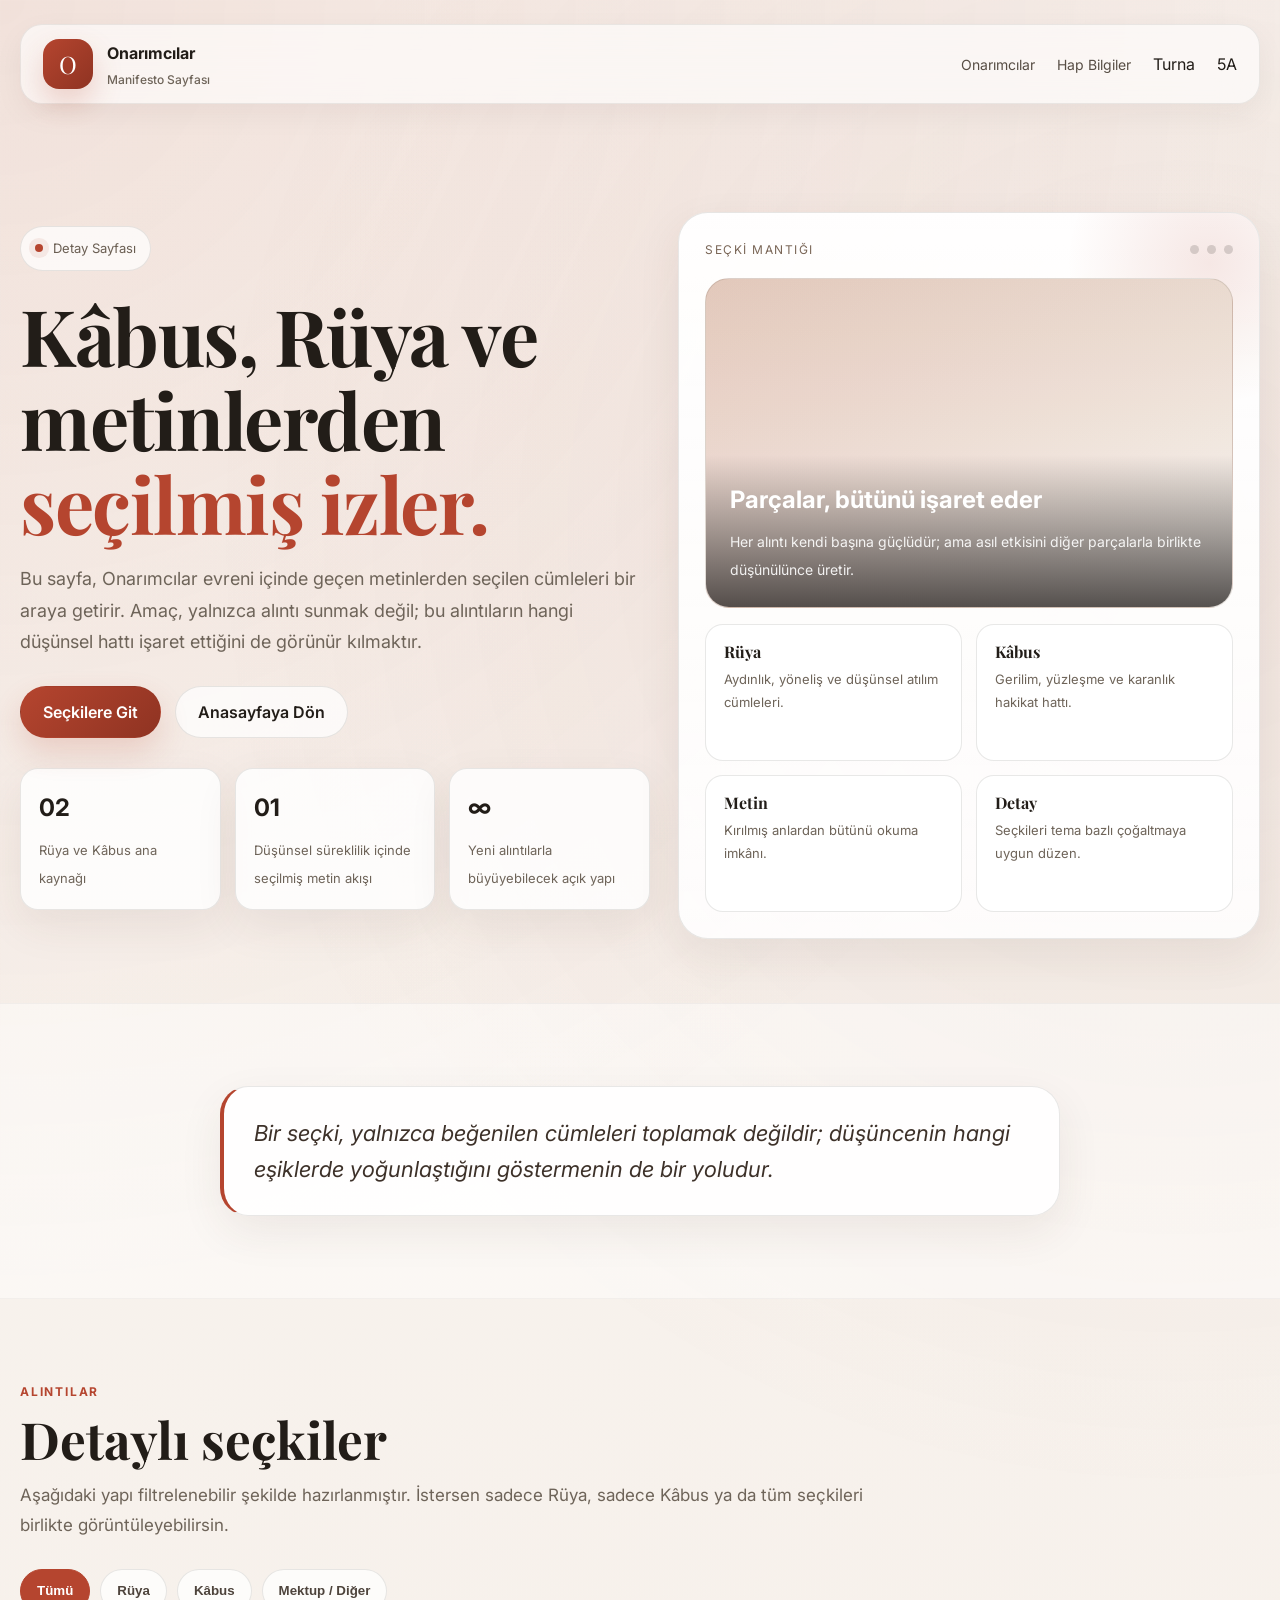
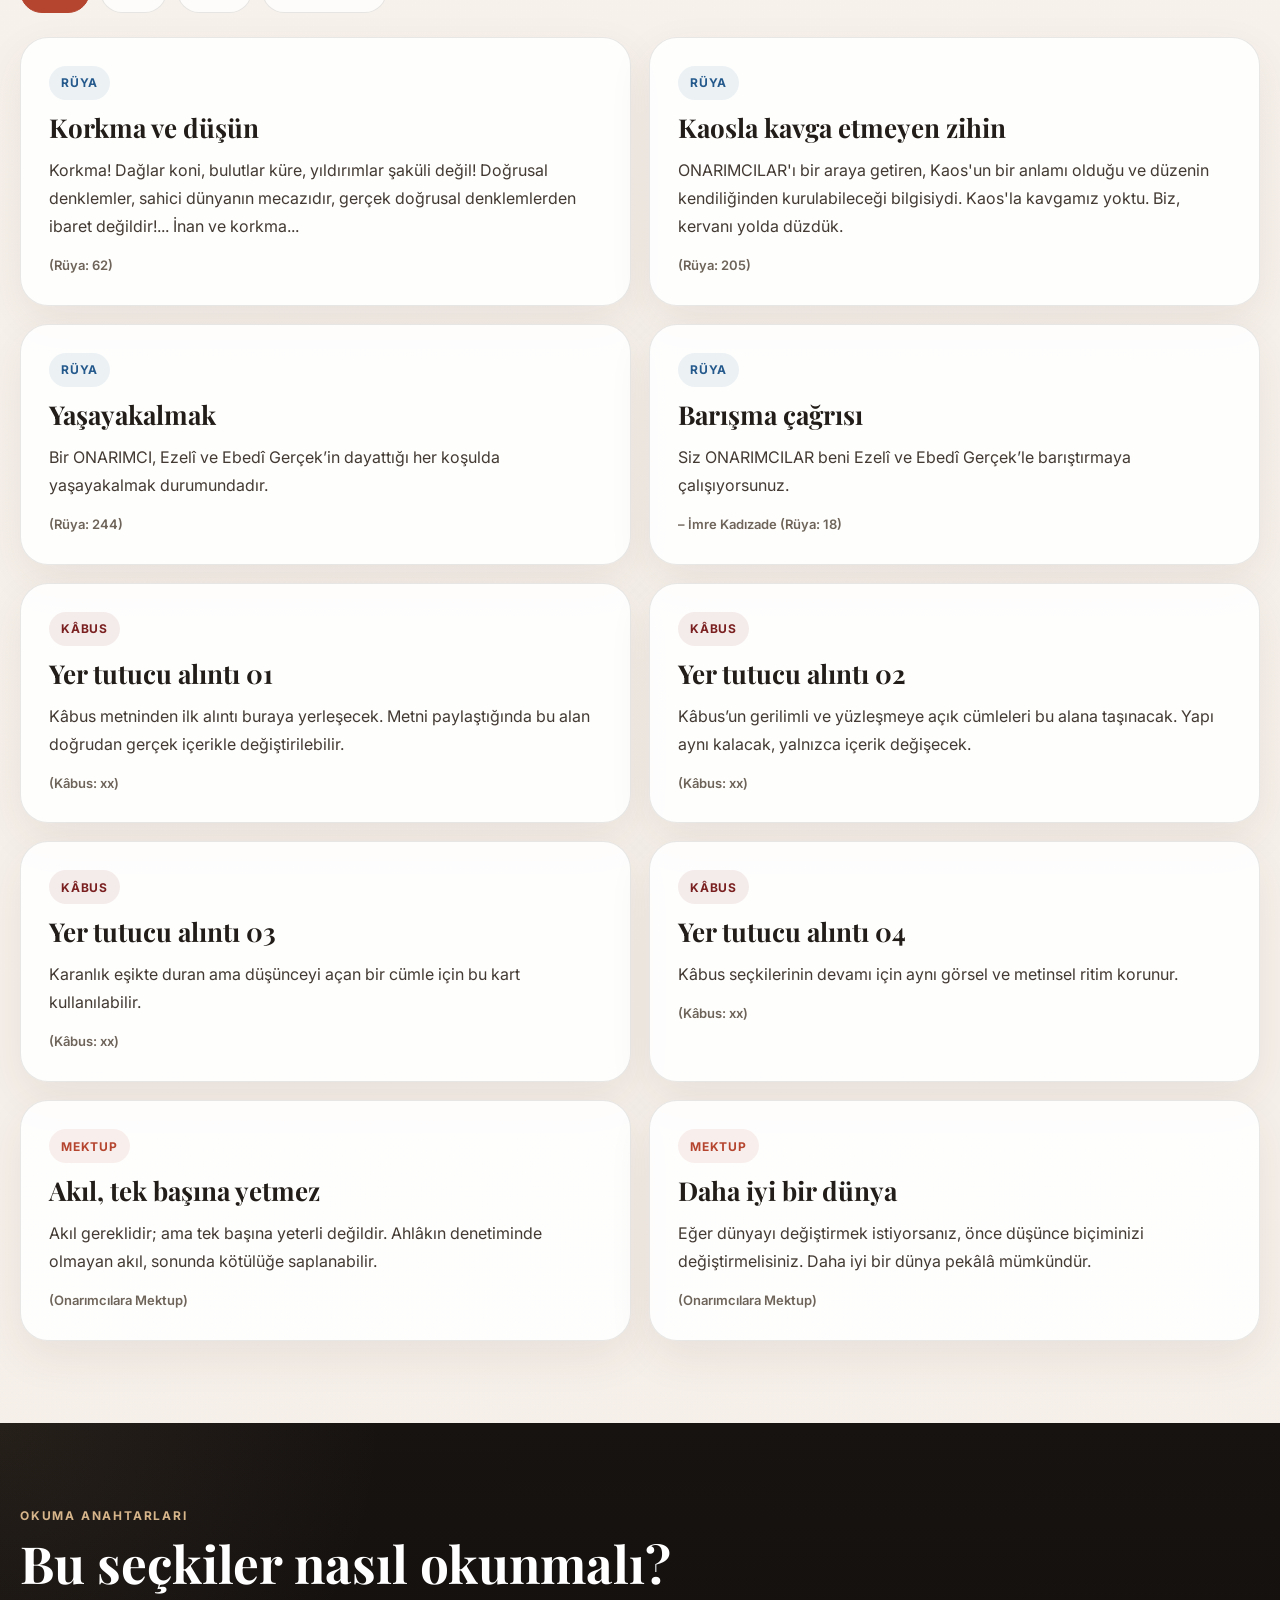
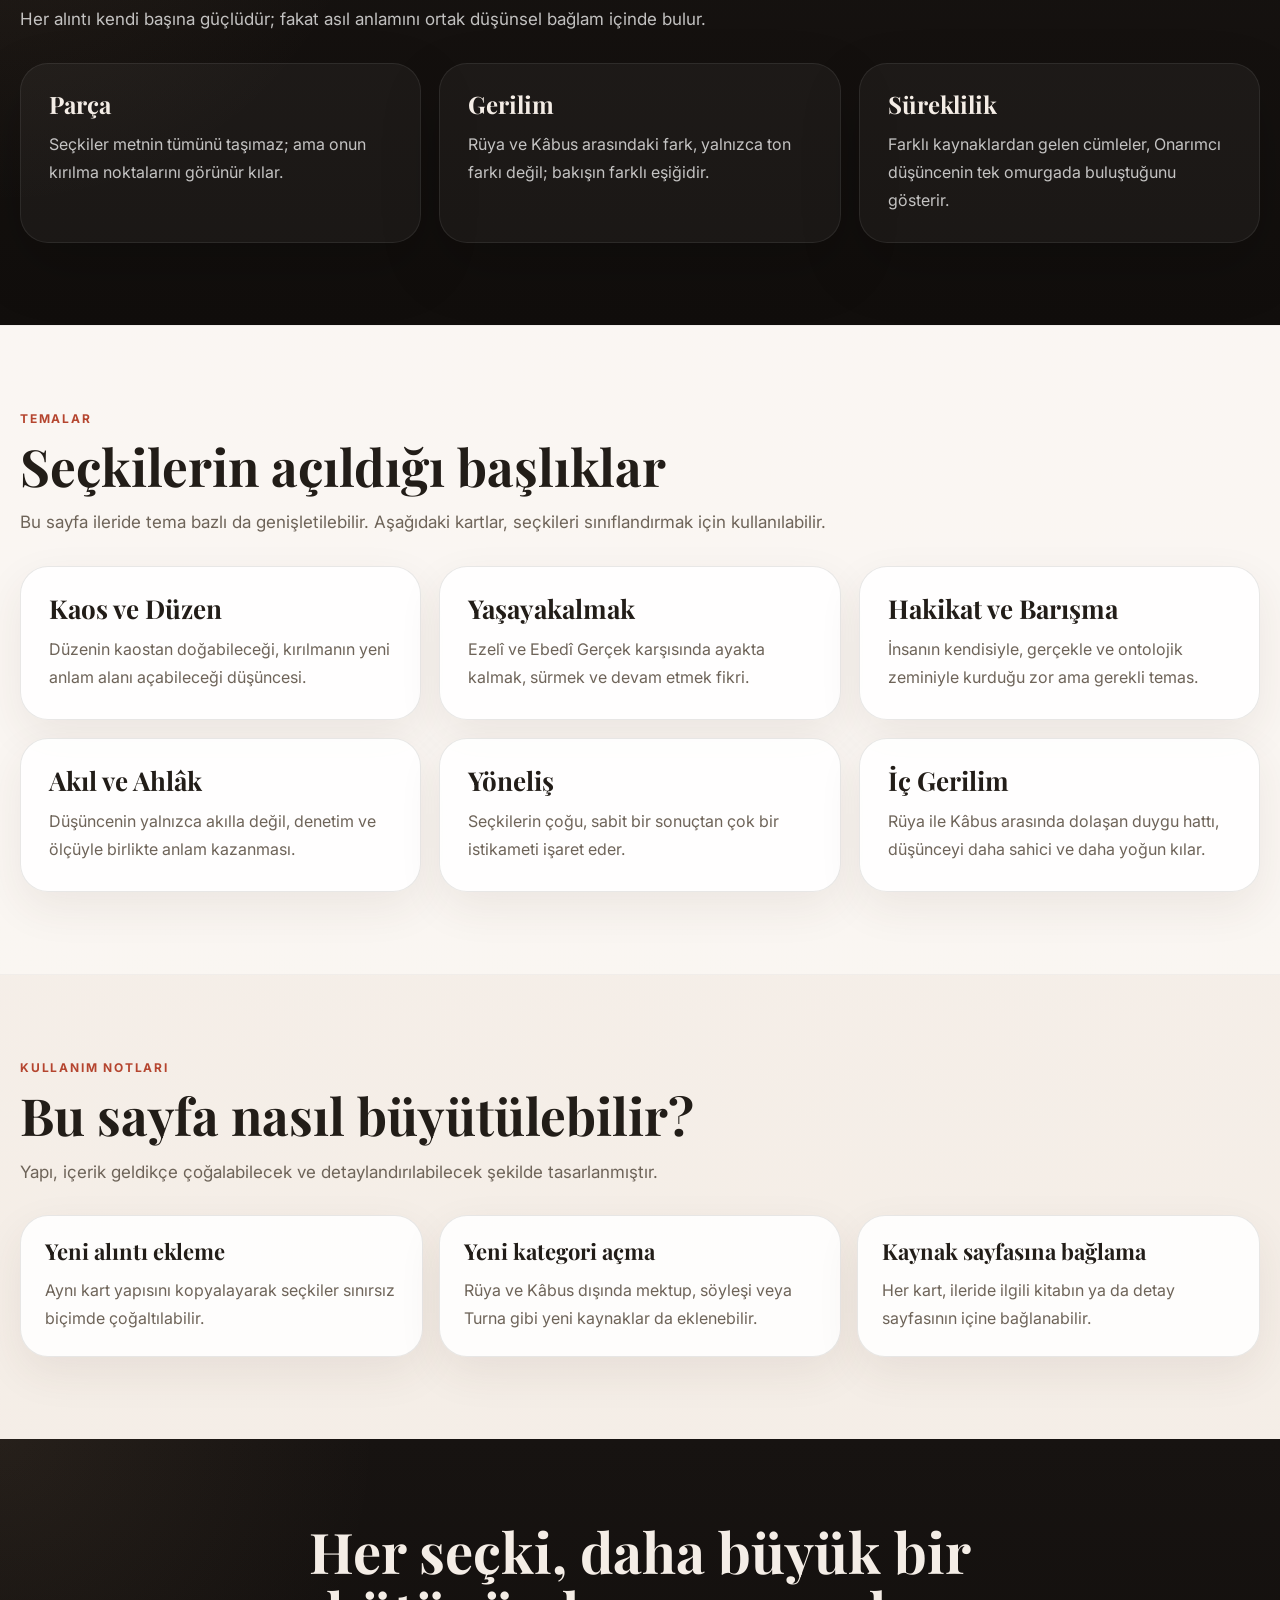
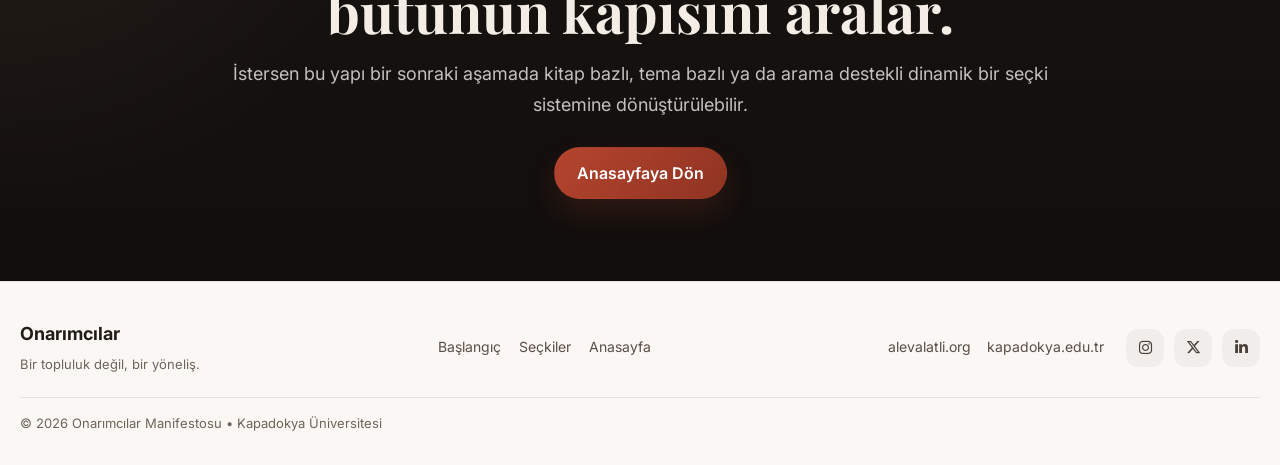
<file: seckiler.html>
<!doctype html>
<html lang="tr">
  <head>
    <meta charset="UTF-8" />
    <meta name="viewport" content="width=device-width, initial-scale=1.0" />
    <title>Seçkiler | Onarımcılar</title>
    <meta
      name="description"
      content="Kâbus ve Rüya’dan seçkiler, düşünsel alıntılar, metin parçaları ve Onarımcılar evrenine açılan detay sayfası."
    />

    <link rel="preconnect" href="https://fonts.googleapis.com" />
    <link rel="preconnect" href="https://fonts.gstatic.com" crossorigin />
    <link
      href="https://fonts.googleapis.com/css2?family=Inter:wght@400;500;600;700;800&family=Playfair+Display:wght@600;700;800&display=swap"
      rel="stylesheet"
    />
    <link
      rel="stylesheet"
      href="https://cdnjs.cloudflare.com/ajax/libs/font-awesome/6.5.0/css/all.min.css"
    />

    <style>
      :root {
        --bg: #f5efe8;
        --bg-2: #fbf7f2;
        --surface: rgba(255, 255, 255, 0.82);
        --surface-strong: #ffffff;
        --text: #221d18;
        --muted: #6e6459;
        --line: rgba(34, 29, 24, 0.1);
        --accent: #b5452f;
        --accent-2: #8f3322;
        --accent-soft: rgba(181, 69, 47, 0.08);
        --dark: #171311;
        --dark-2: #221a16;
        --gold: #d7b58b;
        --max: 1240px;
        --reading: 840px;
        --radius: 28px;
        --shadow: 0 16px 44px rgba(71, 52, 36, 0.08);
      }

      * {
        margin: 0;
        padding: 0;
        box-sizing: border-box;
      }

      html {
        scroll-behavior: smooth;
      }

      body {
        font-family: "Inter", sans-serif;
        color: var(--text);
        background:
          radial-gradient(
            circle at top left,
            rgba(181, 69, 47, 0.1),
            transparent 24%
          ),
          radial-gradient(
            circle at 92% 10%,
            rgba(143, 51, 34, 0.08),
            transparent 20%
          ),
          linear-gradient(180deg, #f8f3ee 0%, #f4ede6 100%);
        line-height: 1.75;
        overflow-x: hidden;
      }

      a {
        color: inherit;
        text-decoration: none;
      }

      img {
        max-width: 100%;
        display: block;
      }

      h1,
      h2,
      h3,
      h4 {
        font-family: "Playfair Display", serif;
        line-height: 1.08;
      }

      .container {
        width: min(var(--max), calc(100% - 40px));
        margin: 0 auto;
      }

      #progressBar {
        position: fixed;
        top: 0;
        left: 0;
        width: 0%;
        height: 4px;
        background: linear-gradient(90deg, var(--accent), #d4664d);
        z-index: 9999;
      }

      .topbar-wrap {
        position: sticky;
        top: 12px;
        z-index: 999;
        padding-top: 12px;
      }

      .topbar {
        max-width: var(--max);
        margin: 0 auto;
        width: calc(100% - 40px);
        border: 1px solid rgba(34, 29, 24, 0.08);
        background: rgba(255, 255, 255, 0.62);
        backdrop-filter: blur(18px);
        border-radius: 22px;
        box-shadow: 0 10px 30px rgba(34, 29, 24, 0.05);
        transition: 0.3s ease;
      }

      .topbar.scrolled {
        box-shadow: 0 18px 40px rgba(34, 29, 24, 0.08);
      }

      .topbar-inner {
        min-height: 78px;
        display: flex;
        align-items: center;
        justify-content: space-between;
        gap: 20px;
        padding: 0 22px;
      }

      .brand {
        display: flex;
        align-items: center;
        gap: 14px;
      }

      .brand-mark {
        width: 50px;
        height: 50px;
        border-radius: 16px;
        display: grid;
        place-items: center;
        color: #fff;
        background: linear-gradient(135deg, var(--accent), var(--accent-2));
        box-shadow: 0 14px 30px rgba(181, 69, 47, 0.22);
        font-family: "Playfair Display", serif;
        font-size: 24px;
      }

      .brand-text {
        font-weight: 700;
        font-size: 16px;
      }

      .brand-text small {
        display: block;
        font-size: 12px;
        color: var(--muted);
        font-weight: 500;
        margin-top: 2px;
      }

      .nav {
        display: flex;
        align-items: center;
        gap: 22px;
      }

      .nav-item {
        position: relative;
      }

      .nav-item span {
        cursor: pointer;
        font-size: 14px;
        color: #574d44;
      }

      .dropdown {
        position: absolute;
        top: 120%;
        left: 0;
        min-width: 230px;
        padding: 14px;
        border-radius: 18px;
        background: #fff;
        border: 1px solid var(--line);
        box-shadow: 0 18px 40px rgba(0, 0, 0, 0.08);
        opacity: 0;
        pointer-events: none;
        transform: translateY(10px);
        transition: 0.25s ease;
        display: flex;
        flex-direction: column;
        gap: 10px;
      }

      .dropdown a {
        font-size: 14px;
        padding: 8px 10px;
        border-radius: 10px;
        transition: 0.2s;
      }

      .dropdown a:hover {
        background: var(--accent-soft);
        color: var(--accent);
      }

      .nav-item:hover .dropdown {
        opacity: 1;
        pointer-events: auto;
        transform: none;
      }

      .menu-toggle {
        display: none;
        width: 46px;
        height: 46px;
        border: 1px solid var(--line);
        border-radius: 14px;
        background: #fff;
        font-size: 18px;
        cursor: pointer;
      }

      section {
        padding: 82px 0;
      }

      .hero {
        position: relative;
        padding: 120px 0 64px;
      }

      .hero-grid {
        display: grid;
        grid-template-columns: 1.04fr 0.96fr;
        gap: 28px;
        align-items: stretch;
      }

      .hero-copy {
        padding: 14px 0;
      }

      .eyebrow {
        display: inline-flex;
        align-items: center;
        gap: 10px;
        padding: 10px 14px;
        border: 1px solid var(--line);
        border-radius: 999px;
        background: rgba(255, 255, 255, 0.72);
        color: #6a5e52;
        font-size: 13px;
        margin-bottom: 22px;
      }

      .eyebrow::before {
        content: "";
        width: 8px;
        height: 8px;
        border-radius: 50%;
        background: var(--accent);
        box-shadow: 0 0 0 6px rgba(181, 69, 47, 0.09);
      }

      .hero h1 {
        font-size: clamp(42px, 7vw, 78px);
        letter-spacing: -1.5px;
        margin-bottom: 18px;
        max-width: 860px;
      }

      .hero h1 span {
        color: var(--accent);
      }

      .hero p {
        font-size: 18px;
        color: var(--muted);
        max-width: 720px;
        margin-bottom: 28px;
      }

      .hero-actions {
        display: flex;
        flex-wrap: wrap;
        gap: 14px;
        margin-bottom: 30px;
      }

      .btn {
        min-height: 52px;
        padding: 0 22px;
        border-radius: 999px;
        display: inline-flex;
        align-items: center;
        justify-content: center;
        border: 1px solid transparent;
        font-weight: 600;
        transition: 0.3s ease;
      }

      .btn-primary {
        position: relative;
        overflow: hidden;
        color: #fff;
        background: linear-gradient(135deg, var(--accent), var(--accent-2));
        box-shadow: 0 14px 30px rgba(181, 69, 47, 0.18);
      }

      .btn-primary:hover {
        transform: translateY(-2px);
      }

      .btn-secondary {
        background: rgba(255, 255, 255, 0.72);
        border-color: var(--line);
      }

      .btn-secondary:hover {
        background: #fff;
      }

      .hero-meta {
        display: grid;
        grid-template-columns: repeat(3, 1fr);
        gap: 14px;
        max-width: 780px;
      }

      .meta-box {
        background: rgba(255, 255, 255, 0.82);
        border: 1px solid var(--line);
        border-radius: 18px;
        padding: 18px;
        box-shadow: var(--shadow);
      }

      .meta-box strong {
        display: block;
        font-size: 24px;
        margin-bottom: 6px;
      }

      .meta-box span {
        font-size: 13px;
        color: var(--muted);
      }

      .hero-panel {
        position: relative;
        min-height: 100%;
        padding: 26px;
        border-radius: 30px;
        border: 1px solid var(--line);
        background: linear-gradient(
          180deg,
          rgba(255, 255, 255, 0.95),
          rgba(255, 255, 255, 0.86)
        );
        box-shadow: var(--shadow);
        overflow: hidden;
      }

      .hero-panel::before {
        content: "";
        position: absolute;
        width: 280px;
        height: 280px;
        border-radius: 50%;
        top: -90px;
        right: -90px;
        background: radial-gradient(
          circle,
          rgba(181, 69, 47, 0.12),
          transparent 72%
        );
      }

      .panel-top {
        display: flex;
        justify-content: space-between;
        align-items: center;
        gap: 16px;
        margin-bottom: 18px;
        position: relative;
        z-index: 1;
      }

      .panel-tag {
        font-size: 12px;
        text-transform: uppercase;
        letter-spacing: 1.5px;
        color: #7a6657;
      }

      .dots {
        display: flex;
        gap: 8px;
      }

      .dots span {
        width: 9px;
        height: 9px;
        border-radius: 50%;
        background: rgba(34, 29, 24, 0.16);
      }

      .visual-card {
        position: relative;
        z-index: 1;
        min-height: 330px;
        border-radius: 24px;
        overflow: hidden;
        border: 1px solid var(--line);
        background:
          linear-gradient(
            135deg,
            rgba(181, 69, 47, 0.16),
            rgba(255, 255, 255, 0.16)
          ),
          linear-gradient(180deg, #eadfd3 0%, #f8f3ee 100%);
        display: flex;
        align-items: flex-end;
      }

      .visual-card::before {
        content: "";
        position: absolute;
        inset: 0;
        background:
          linear-gradient(rgba(255, 255, 255, 0.04), rgba(255, 255, 255, 0.04)),
          url("https://images.unsplash.com/photo-1516321318423-f06f85e504b3?auto=format&fit=crop&w=1200&q=80")
            center/cover no-repeat;
        opacity: 0.86;
      }

      .visual-overlay {
        position: relative;
        z-index: 2;
        width: 100%;
        padding: 24px;
        background: linear-gradient(
          180deg,
          transparent 0%,
          rgba(23, 19, 17, 0.72) 100%
        );
      }

      .visual-overlay strong {
        display: block;
        color: #fff;
        font-size: 24px;
        margin-bottom: 6px;
      }

      .visual-overlay span {
        font-size: 14px;
        color: rgba(255, 255, 255, 0.9);
      }

      .mini-grid {
        display: grid;
        grid-template-columns: 1fr 1fr;
        gap: 14px;
        margin-top: 16px;
        position: relative;
        z-index: 1;
      }

      .mini-card {
        border: 1px solid var(--line);
        border-radius: 18px;
        padding: 18px;
        background: #fff;
      }

      .mini-card h4 {
        font-size: 16px;
        margin-bottom: 8px;
      }

      .mini-card p {
        font-size: 13px;
        color: var(--muted);
      }

      .soft-section {
        background: rgba(255, 255, 255, 0.42);
        border-top: 1px solid rgba(34, 29, 24, 0.04);
        border-bottom: 1px solid rgba(34, 29, 24, 0.04);
      }

      .dark-section {
        background:
          radial-gradient(circle at top left, rgba(215, 181, 139, 0.08), transparent 28%),
          linear-gradient(180deg, var(--dark) 0%, #110e0c 100%);
        color: #f4ede6;
      }

      .section-head {
        display: flex;
        justify-content: space-between;
        align-items: end;
        gap: 20px;
        margin-bottom: 28px;
      }

      .section-head .left {
        max-width: 860px;
      }

      .section-kicker {
        color: var(--accent);
        text-transform: uppercase;
        font-size: 12px;
        letter-spacing: 1.8px;
        font-weight: 700;
        margin-bottom: 10px;
      }

      .dark-section .section-kicker {
        color: var(--gold);
      }

      .section-title {
        font-size: clamp(32px, 4vw, 52px);
        margin-bottom: 14px;
      }

      .dark-section .section-title {
        color: #fff;
      }

      .section-desc {
        font-size: 17px;
        color: var(--muted);
      }

      .dark-section .section-desc {
        color: rgba(255, 255, 255, 0.74);
      }

      .manifesto-wrap {
        max-width: var(--reading);
        margin: 0 auto;
      }

      .quote-panel,
      .selection-card,
      .category-card,
      .note-card,
      .highlight-card {
        background: rgba(255, 255, 255, 0.88);
        border: 1px solid var(--line);
        border-radius: 28px;
        box-shadow: var(--shadow);
      }

      .dark-section .highlight-card {
        background: rgba(255, 255, 255, 0.04);
        border: 1px solid rgba(255, 255, 255, 0.08);
        box-shadow: 0 24px 60px rgba(0, 0, 0, 0.18);
      }

      .quote-panel {
        padding: 28px 28px 28px 30px;
        border-left: 4px solid var(--accent);
      }

      .quote-panel p {
        font-size: 22px;
        line-height: 1.65;
        font-style: italic;
        color: #3d3129;
      }

      .filter-toolbar {
        display: flex;
        flex-wrap: wrap;
        gap: 10px;
        margin-bottom: 24px;
      }

      .filter-btn {
        min-height: 44px;
        padding: 0 16px;
        border-radius: 999px;
        border: 1px solid var(--line);
        background: rgba(255, 255, 255, 0.74);
        color: #4e443c;
        font-weight: 600;
        cursor: pointer;
        transition: 0.25s ease;
      }

      .filter-btn:hover,
      .filter-btn.active {
        background: var(--accent);
        border-color: var(--accent);
        color: #fff;
      }

      .selection-grid {
        display: grid;
        grid-template-columns: 1fr 1fr;
        gap: 18px;
      }

      .selection-card {
        padding: 28px;
        transition: 0.35s ease;
      }

      .selection-card:hover,
      .category-card:hover,
      .note-card:hover,
      .highlight-card:hover {
        transform: translateY(-5px);
        box-shadow: 0 28px 60px rgba(34, 29, 24, 0.08);
      }

      .selection-meta {
        display: flex;
        flex-wrap: wrap;
        gap: 10px;
        margin-bottom: 14px;
      }

      .selection-badge {
        min-height: 34px;
        padding: 0 12px;
        display: inline-flex;
        align-items: center;
        border-radius: 999px;
        font-size: 12px;
        font-weight: 700;
        letter-spacing: 0.8px;
        text-transform: uppercase;
      }

      .selection-badge.ruya {
        background: rgba(36, 89, 140, 0.08);
        color: #24598c;
      }

      .selection-badge.kabus {
        background: rgba(122, 32, 32, 0.08);
        color: #7a2020;
      }

      .selection-badge.mektup {
        background: rgba(181, 69, 47, 0.08);
        color: var(--accent);
      }

      .selection-card h3 {
        font-size: 26px;
        margin-bottom: 14px;
      }

      .selection-card p {
        font-size: 16px;
        color: #433a33;
        margin-bottom: 14px;
      }

      .selection-source {
        display: block;
        font-size: 13px;
        color: var(--muted);
        font-weight: 600;
      }

      .selection-hidden {
        display: none;
      }

      .highlight-grid {
        display: grid;
        grid-template-columns: 1fr 1fr 1fr;
        gap: 18px;
      }

      .highlight-card {
        padding: 28px;
      }

      .highlight-card h3 {
        font-size: 24px;
        margin-bottom: 12px;
      }

      .highlight-card p {
        color: rgba(255, 255, 255, 0.74);
      }

      .category-grid {
        display: grid;
        grid-template-columns: repeat(3, 1fr);
        gap: 18px;
      }

      .category-card {
        padding: 28px;
      }

      .category-card h3 {
        font-size: 26px;
        margin-bottom: 12px;
      }

      .category-card p {
        color: var(--muted);
      }

      .notes-grid {
        display: grid;
        grid-template-columns: repeat(3, 1fr);
        gap: 16px;
      }

      .note-card {
        padding: 24px;
      }

      .note-card h3 {
        font-size: 22px;
        margin-bottom: 12px;
      }

      .note-card p {
        color: var(--muted);
      }

      .cta-band {
        text-align: center;
        max-width: 840px;
        margin: 0 auto;
      }

      .cta-band h2 {
        font-size: clamp(32px, 4.5vw, 56px);
        margin-bottom: 16px;
      }

      .cta-band p {
        color: rgba(255, 255, 255, 0.74);
        font-size: 18px;
        margin-bottom: 26px;
      }

      .footer-advanced {
        border-top: 1px solid var(--line);
        padding: 36px 0 30px;
        background: rgba(255, 255, 255, 0.6);
      }

      .footer-top {
        display: flex;
        justify-content: space-between;
        align-items: center;
        gap: 20px;
        flex-wrap: wrap;
        margin-bottom: 20px;
      }

      .footer-brand strong {
        display: block;
        font-size: 18px;
      }

      .footer-brand span {
        font-size: 13px;
        color: var(--muted);
      }

      .footer-links {
        display: flex;
        gap: 18px;
        flex-wrap: wrap;
      }

      .footer-links a {
        font-size: 14px;
        color: #5a4e45;
        transition: 0.2s;
      }

      .footer-links a:hover {
        color: var(--accent);
      }

      .footer-external {
        display: flex;
        align-items: center;
        gap: 16px;
        flex-wrap: wrap;
      }

      .footer-external a {
        font-size: 14px;
        color: #5a4e45;
        transition: 0.2s;
      }

      .footer-external a:hover {
        color: var(--accent);
      }

      .social-icons {
        display: flex;
        gap: 10px;
        margin-left: 6px;
      }

      .social-icons a {
        width: 38px;
        height: 38px;
        border-radius: 12px;
        display: grid;
        place-items: center;
        background: rgba(0, 0, 0, 0.04);
        color: #4a4038;
        font-size: 15px;
        transition: 0.25s ease;
      }

      .social-icons a:hover {
        transform: translateY(-2px);
        color: #fff;
      }

      .social-icons a:nth-child(1):hover {
        background: #e1306c;
      }

      .social-icons a:nth-child(2):hover {
        background: #000000;
      }

      .social-icons a:nth-child(3):hover {
        background: #0077b5;
      }

      .footer-bottom {
        border-top: 1px solid var(--line);
        padding-top: 14px;
      }

      .footer-bottom p {
        font-size: 13px;
        color: var(--muted);
      }

      .reveal {
        opacity: 0;
        transform: translateY(28px);
        transition: 0.8s ease;
      }

      .reveal.show {
        opacity: 1;
        transform: none;
      }

      @media (max-width: 1180px) {
        .hero-grid,
        .selection-grid {
          grid-template-columns: 1fr;
        }

        .highlight-grid,
        .category-grid,
        .notes-grid {
          grid-template-columns: 1fr 1fr;
        }
      }

      @media (max-width: 920px) {
        .hero-meta,
        .mini-grid,
        .highlight-grid,
        .category-grid,
        .notes-grid {
          grid-template-columns: 1fr;
        }

        .nav {
          position: fixed;
          top: 94px;
          left: 20px;
          right: 20px;
          flex-direction: column;
          align-items: flex-start;
          gap: 14px;
          padding: 18px;
          border-radius: 24px;
          border: 1px solid var(--line);
          background: #fff;
          box-shadow: var(--shadow);
          opacity: 0;
          pointer-events: none;
          transform: translateY(-10px);
          transition: 0.25s ease;
        }

        .nav.active {
          opacity: 1;
          pointer-events: auto;
          transform: none;
        }

        .menu-toggle {
          display: inline-grid;
          place-items: center;
        }
      }

      @media (max-width: 640px) {
        .container,
        .topbar {
          width: calc(100% - 24px);
        }

        .topbar-inner {
          min-height: 72px;
          padding: 0 16px;
        }

        .hero {
          padding-top: 100px;
        }

        .hero h1 {
          letter-spacing: -1px;
        }

        .quote-panel,
        .selection-card,
        .category-card,
        .note-card,
        .highlight-card {
          border-radius: 22px;
        }
      }
    </style>
  </head>

  <body>
    <div id="progressBar"></div>

    <div class="topbar-wrap">
     <header class="topbar" id="topbar">
        <div class="topbar-inner">
          <a href="index.html" class="brand">
            <div class="brand-mark">O</div>
            <div class="brand-text">
              Onarımcılar
              <small>Manifesto Sayfası</small>
            </div>
          </a>

          <nav class="nav" id="mobileNav">
            <div class="nav-item">
              <span>Onarımcılar</span>
              <div class="dropdown">
                <a href="hakkımızda.html">Hakkımızda</a>
                <a href="#giris">Rüya’dan Seçkiler</a>
                <a href="özellikler.html">Onarımcıların Özellikleri</a>
                <a href="#mutfaklar">Çalışma Alanları</a>
                <a href="first.html">İlk Onarımcılar </a>
                <a href="son.html">Yeni Onarımcılar</a>
                <a href="mektup.html">Onarımcılara Mektup</a>
              </div>
            </div>

            <div class="nav-item">
              <span>Hap Bilgiler</span>
              <div class="dropdown">
                <a href="#sacagli">Saçaklı Mantık</a>
                <a href="#kuantum">Kuantum Fiziği</a>
                <a href="#kedi">Schrödinger’in Kedisi</a>
              </div>
            </div>

            <a href="turna.html">Turna</a>
            <a href="#besa">5A</a>
          </nav>

          <button class="menu-toggle" id="menuToggle">☰</button>
        </div>
      </header>
    </div>

    <main>
      <!-- HERO -->
      <section class="hero" id="anasayfa">
        <div class="container hero-grid">
          <div class="hero-copy reveal">
            <div class="eyebrow">Detay Sayfası</div>
            <h1>
              Kâbus, Rüya ve metinlerden
              <span>seçilmiş izler.</span>
            </h1>
            <p>
              Bu sayfa, Onarımcılar evreni içinde geçen metinlerden seçilen
              cümleleri bir araya getirir. Amaç, yalnızca alıntı sunmak değil;
              bu alıntıların hangi düşünsel hattı işaret ettiğini de görünür
              kılmaktır.
            </p>

            <div class="hero-actions">
              <a href="#seckiler-listesi" class="btn btn-primary">Seçkilere Git</a>
              <a href="index.html" class="btn btn-secondary">Anasayfaya Dön</a>
            </div>

            <div class="hero-meta">
              <div class="meta-box">
                <strong>02</strong>
                <span>Rüya ve Kâbus ana kaynağı</span>
              </div>
              <div class="meta-box">
                <strong>01</strong>
                <span>Düşünsel süreklilik içinde seçilmiş metin akışı</span>
              </div>
              <div class="meta-box">
                <strong>∞</strong>
                <span>Yeni alıntılarla büyüyebilecek açık yapı</span>
              </div>
            </div>
          </div>

          <div class="hero-panel reveal">
            <div class="panel-top">
              <div class="panel-tag">Seçki Mantığı</div>
              <div class="dots"><span></span><span></span><span></span></div>
            </div>

            <div class="visual-card">
              <div class="visual-overlay">
                <strong>Parçalar, bütünü işaret eder</strong>
                <span>
                  Her alıntı kendi başına güçlüdür; ama asıl etkisini diğer
                  parçalarla birlikte düşünülünce üretir.
                </span>
              </div>
            </div>

            <div class="mini-grid">
              <div class="mini-card">
                <h4>Rüya</h4>
                <p>Aydınlık, yöneliş ve düşünsel atılım cümleleri.</p>
              </div>
              <div class="mini-card">
                <h4>Kâbus</h4>
                <p>Gerilim, yüzleşme ve karanlık hakikat hattı.</p>
              </div>
              <div class="mini-card">
                <h4>Metin</h4>
                <p>Kırılmış anlardan bütünü okuma imkânı.</p>
              </div>
              <div class="mini-card">
                <h4>Detay</h4>
                <p>Seçkileri tema bazlı çoğaltmaya uygun düzen.</p>
              </div>
            </div>
          </div>
        </div>
      </section>

      <!-- GİRİŞ -->
      <section class="soft-section">
        <div class="container">
          <div class="manifesto-wrap">
            <div class="quote-panel reveal">
              <p>
                Bir seçki, yalnızca beğenilen cümleleri toplamak değildir;
                düşüncenin hangi eşiklerde yoğunlaştığını göstermenin de bir
                yoludur.
              </p>
            </div>
          </div>
        </div>
      </section>

      <!-- SEÇKİLER -->
      <section id="seckiler-listesi">
        <div class="container">
          <div class="section-head reveal">
            <div class="left">
              <div class="section-kicker">Alıntılar</div>
              <h2 class="section-title">Detaylı seçkiler</h2>
              <p class="section-desc">
                Aşağıdaki yapı filtrelenebilir şekilde hazırlanmıştır. İstersen
                sadece Rüya, sadece Kâbus ya da tüm seçkileri birlikte
                görüntüleyebilirsin.
              </p>
            </div>
          </div>

          <div class="filter-toolbar reveal">
            <button class="filter-btn active" data-filter="all">Tümü</button>
            <button class="filter-btn" data-filter="ruya">Rüya</button>
            <button class="filter-btn" data-filter="kabus">Kâbus</button>
            <button class="filter-btn" data-filter="mektup">Mektup / Diğer</button>
          </div>

          <div class="selection-grid" id="selectionGrid">
            <article class="selection-card reveal" data-category="ruya">
              <div class="selection-meta">
                <span class="selection-badge ruya">Rüya</span>
              </div>
              <h3>Korkma ve düşün</h3>
              <p>
                Korkma! Dağlar koni, bulutlar küre, yıldırımlar şaküli değil!
                Doğrusal denklemler, sahici dünyanın mecazıdır, gerçek doğrusal
                denklemlerden ibaret değildir!... İnan ve korkma...
              </p>
              <span class="selection-source">(Rüya: 62)</span>
            </article>

            <article class="selection-card reveal" data-category="ruya">
              <div class="selection-meta">
                <span class="selection-badge ruya">Rüya</span>
              </div>
              <h3>Kaosla kavga etmeyen zihin</h3>
              <p>
                ONARIMCILAR'ı bir araya getiren, Kaos'un bir anlamı olduğu ve
                düzenin kendiliğinden kurulabileceği bilgisiydi. Kaos'la
                kavgamız yoktu. Biz, kervanı yolda düzdük.
              </p>
              <span class="selection-source">(Rüya: 205)</span>
            </article>

            <article class="selection-card reveal" data-category="ruya">
              <div class="selection-meta">
                <span class="selection-badge ruya">Rüya</span>
              </div>
              <h3>Yaşayakalmak</h3>
              <p>
                Bir ONARIMCI, Ezelî ve Ebedî Gerçek’in dayattığı her koşulda
                yaşayakalmak durumundadır.
              </p>
              <span class="selection-source">(Rüya: 244)</span>
            </article>

            <article class="selection-card reveal" data-category="ruya">
              <div class="selection-meta">
                <span class="selection-badge ruya">Rüya</span>
              </div>
              <h3>Barışma çağrısı</h3>
              <p>
                Siz ONARIMCILAR beni Ezelî ve Ebedî Gerçek’le barıştırmaya
                çalışıyorsunuz.
              </p>
              <span class="selection-source">– İmre Kadızade (Rüya: 18)</span>
            </article>

            <article class="selection-card reveal" data-category="kabus">
              <div class="selection-meta">
                <span class="selection-badge kabus">Kâbus</span>
              </div>
              <h3>Yer tutucu alıntı 01</h3>
              <p>
                Kâbus metninden ilk alıntı buraya yerleşecek. Metni
                paylaştığında bu alan doğrudan gerçek içerikle değiştirilebilir.
              </p>
              <span class="selection-source">(Kâbus: xx)</span>
            </article>

            <article class="selection-card reveal" data-category="kabus">
              <div class="selection-meta">
                <span class="selection-badge kabus">Kâbus</span>
              </div>
              <h3>Yer tutucu alıntı 02</h3>
              <p>
                Kâbus’un gerilimli ve yüzleşmeye açık cümleleri bu alana
                taşınacak. Yapı aynı kalacak, yalnızca içerik değişecek.
              </p>
              <span class="selection-source">(Kâbus: xx)</span>
            </article>

            <article class="selection-card reveal" data-category="kabus">
              <div class="selection-meta">
                <span class="selection-badge kabus">Kâbus</span>
              </div>
              <h3>Yer tutucu alıntı 03</h3>
              <p>
                Karanlık eşikte duran ama düşünceyi açan bir cümle için bu kart
                kullanılabilir.
              </p>
              <span class="selection-source">(Kâbus: xx)</span>
            </article>

            <article class="selection-card reveal" data-category="kabus">
              <div class="selection-meta">
                <span class="selection-badge kabus">Kâbus</span>
              </div>
              <h3>Yer tutucu alıntı 04</h3>
              <p>
                Kâbus seçkilerinin devamı için aynı görsel ve metinsel ritim
                korunur.
              </p>
              <span class="selection-source">(Kâbus: xx)</span>
            </article>

            <article class="selection-card reveal" data-category="mektup">
              <div class="selection-meta">
                <span class="selection-badge mektup">Mektup</span>
              </div>
              <h3>Akıl, tek başına yetmez</h3>
              <p>
                Akıl gereklidir; ama tek başına yeterli değildir. Ahlâkın
                denetiminde olmayan akıl, sonunda kötülüğe saplanabilir.
              </p>
              <span class="selection-source">(Onarımcılara Mektup)</span>
            </article>

            <article class="selection-card reveal" data-category="mektup">
              <div class="selection-meta">
                <span class="selection-badge mektup">Mektup</span>
              </div>
              <h3>Daha iyi bir dünya</h3>
              <p>
                Eğer dünyayı değiştirmek istiyorsanız, önce düşünce biçiminizi
                değiştirmelisiniz. Daha iyi bir dünya pekâlâ mümkündür.
              </p>
              <span class="selection-source">(Onarımcılara Mektup)</span>
            </article>
          </div>
        </div>
      </section>

      <!-- KARANLIK VURGU -->
      <section class="dark-section">
        <div class="container">
          <div class="section-head reveal">
            <div class="left">
              <div class="section-kicker">Okuma Anahtarları</div>
              <h2 class="section-title">Bu seçkiler nasıl okunmalı?</h2>
              <p class="section-desc">
                Her alıntı kendi başına güçlüdür; fakat asıl anlamını ortak
                düşünsel bağlam içinde bulur.
              </p>
            </div>
          </div>

          <div class="highlight-grid">
            <article class="highlight-card reveal">
              <h3>Parça</h3>
              <p>
                Seçkiler metnin tümünü taşımaz; ama onun kırılma noktalarını
                görünür kılar.
              </p>
            </article>

            <article class="highlight-card reveal">
              <h3>Gerilim</h3>
              <p>
                Rüya ve Kâbus arasındaki fark, yalnızca ton farkı değil; bakışın
                farklı eşiğidir.
              </p>
            </article>

            <article class="highlight-card reveal">
              <h3>Süreklilik</h3>
              <p>
                Farklı kaynaklardan gelen cümleler, Onarımcı düşüncenin tek
                omurgada buluştuğunu gösterir.
              </p>
            </article>
          </div>
        </div>
      </section>

      <!-- TEMALAR -->
      <section id="temalar" class="soft-section">
        <div class="container">
          <div class="section-head reveal">
            <div class="left">
              <div class="section-kicker">Temalar</div>
              <h2 class="section-title">Seçkilerin açıldığı başlıklar</h2>
              <p class="section-desc">
                Bu sayfa ileride tema bazlı da genişletilebilir. Aşağıdaki
                kartlar, seçkileri sınıflandırmak için kullanılabilir.
              </p>
            </div>
          </div>

          <div class="category-grid">
            <article class="category-card reveal">
              <h3>Kaos ve Düzen</h3>
              <p>
                Düzenin kaostan doğabileceği, kırılmanın yeni anlam alanı
                açabileceği düşüncesi.
              </p>
            </article>

            <article class="category-card reveal">
              <h3>Yaşayakalmak</h3>
              <p>
                Ezelî ve Ebedî Gerçek karşısında ayakta kalmak, sürmek ve
                devam etmek fikri.
              </p>
            </article>

            <article class="category-card reveal">
              <h3>Hakikat ve Barışma</h3>
              <p>
                İnsanın kendisiyle, gerçekle ve ontolojik zeminiyle kurduğu
                zor ama gerekli temas.
              </p>
            </article>

            <article class="category-card reveal">
              <h3>Akıl ve Ahlâk</h3>
              <p>
                Düşüncenin yalnızca akılla değil, denetim ve ölçüyle birlikte
                anlam kazanması.
              </p>
            </article>

            <article class="category-card reveal">
              <h3>Yöneliş</h3>
              <p>
                Seçkilerin çoğu, sabit bir sonuçtan çok bir istikameti işaret
                eder.
              </p>
            </article>

            <article class="category-card reveal">
              <h3>İç Gerilim</h3>
              <p>
                Rüya ile Kâbus arasında dolaşan duygu hattı, düşünceyi daha
                sahici ve daha yoğun kılar.
              </p>
            </article>
          </div>
        </div>
      </section>

      <!-- NOTLAR -->
      <section id="notlar">
        <div class="container">
          <div class="section-head reveal">
            <div class="left">
              <div class="section-kicker">Kullanım Notları</div>
              <h2 class="section-title">Bu sayfa nasıl büyütülebilir?</h2>
              <p class="section-desc">
                Yapı, içerik geldikçe çoğalabilecek ve detaylandırılabilecek
                şekilde tasarlanmıştır.
              </p>
            </div>
          </div>

          <div class="notes-grid">
            <article class="note-card reveal">
              <h3>Yeni alıntı ekleme</h3>
              <p>
                Aynı kart yapısını kopyalayarak seçkiler sınırsız biçimde
                çoğaltılabilir.
              </p>
            </article>

            <article class="note-card reveal">
              <h3>Yeni kategori açma</h3>
              <p>
                Rüya ve Kâbus dışında mektup, söyleşi veya Turna gibi yeni
                kaynaklar da eklenebilir.
              </p>
            </article>

            <article class="note-card reveal">
              <h3>Kaynak sayfasına bağlama</h3>
              <p>
                Her kart, ileride ilgili kitabın ya da detay sayfasının içine
                bağlanabilir.
              </p>
            </article>
          </div>
        </div>
      </section>

      <!-- CTA -->
      <section id="son" class="dark-section">
        <div class="container">
          <div class="cta-band reveal">
            <h2>Her seçki, daha büyük bir bütünün kapısını aralar.</h2>
            <p>
              İstersen bu yapı bir sonraki aşamada kitap bazlı, tema bazlı ya da
              arama destekli dinamik bir seçki sistemine dönüştürülebilir.
            </p>
            <a href="index.html" class="btn btn-primary">Anasayfaya Dön</a>
          </div>
        </div>
      </section>
    </main>

    <footer class="footer-advanced">
      <div class="container">
        <div class="footer-top">
          <div class="footer-brand">
            <strong>Onarımcılar</strong>
            <span>Bir topluluk değil, bir yöneliş.</span>
          </div>

          <div class="footer-links">
            <a href="#anasayfa">Başlangıç</a>
            <a href="#seckiler-listesi">Seçkiler</a>
            <a href="index.html">Anasayfa</a>
          </div>

          <div class="footer-external">
            <a href="https://alevalatli.org" target="_blank">alevalatli.org</a>
            <a href="https://kapadokya.edu.tr" target="_blank">kapadokya.edu.tr</a>

            <div class="social-icons">
              <a href="#" target="_blank" aria-label="Instagram">
                <i class="fab fa-instagram"></i>
              </a>
              <a href="#" target="_blank" aria-label="Twitter">
                <i class="fab fa-x-twitter"></i>
              </a>
              <a href="#" target="_blank" aria-label="LinkedIn">
                <i class="fab fa-linkedin-in"></i>
              </a>
            </div>
          </div>
        </div>

        <div class="footer-bottom">
          <p>© 2026 Onarımcılar Manifestosu • Kapadokya Üniversitesi</p>
        </div>
      </div>
    </footer>

    <script>
      const menuToggle = document.getElementById("menuToggle");
      const mobileNav = document.getElementById("mobileNav");
      const topbar = document.getElementById("topbar");
      const progressBar = document.getElementById("progressBar");
      const filterButtons = document.querySelectorAll(".filter-btn");
      const selectionCards = document.querySelectorAll(".selection-card");

      menuToggle.addEventListener("click", function () {
        mobileNav.classList.toggle("active");
      });

      document.querySelectorAll(".nav a").forEach((link) => {
        link.addEventListener("click", () => {
          mobileNav.classList.remove("active");
        });
      });

      window.addEventListener("scroll", function () {
        if (window.scrollY > 10) {
          topbar.classList.add("scrolled");
        } else {
          topbar.classList.remove("scrolled");
        }

        const scrollTop = window.scrollY;
        const docHeight = document.body.scrollHeight - window.innerHeight;
        const progress = (scrollTop / docHeight) * 100;
        progressBar.style.width = progress + "%";
      });

      const reveals = document.querySelectorAll(".reveal");

      const observer = new IntersectionObserver(
        (entries) => {
          entries.forEach((entry) => {
            if (entry.isIntersecting) {
              entry.target.classList.add("show");
            }
          });
        },
        { threshold: 0.12 }
      );

      reveals.forEach((item) => observer.observe(item));

      document.querySelectorAll(".nav-item span").forEach((item) => {
        item.addEventListener("click", () => {
          const parent = item.parentElement;
          parent.classList.toggle("open");
        });
      });

      filterButtons.forEach((button) => {
        button.addEventListener("click", () => {
          filterButtons.forEach((btn) => btn.classList.remove("active"));
          button.classList.add("active");

          const filter = button.dataset.filter;

          selectionCards.forEach((card) => {
            if (filter === "all" || card.dataset.category === filter) {
              card.classList.remove("selection-hidden");
            } else {
              card.classList.add("selection-hidden");
            }
          });
        });
      });
    </script>
  </body>
</html>
</file>
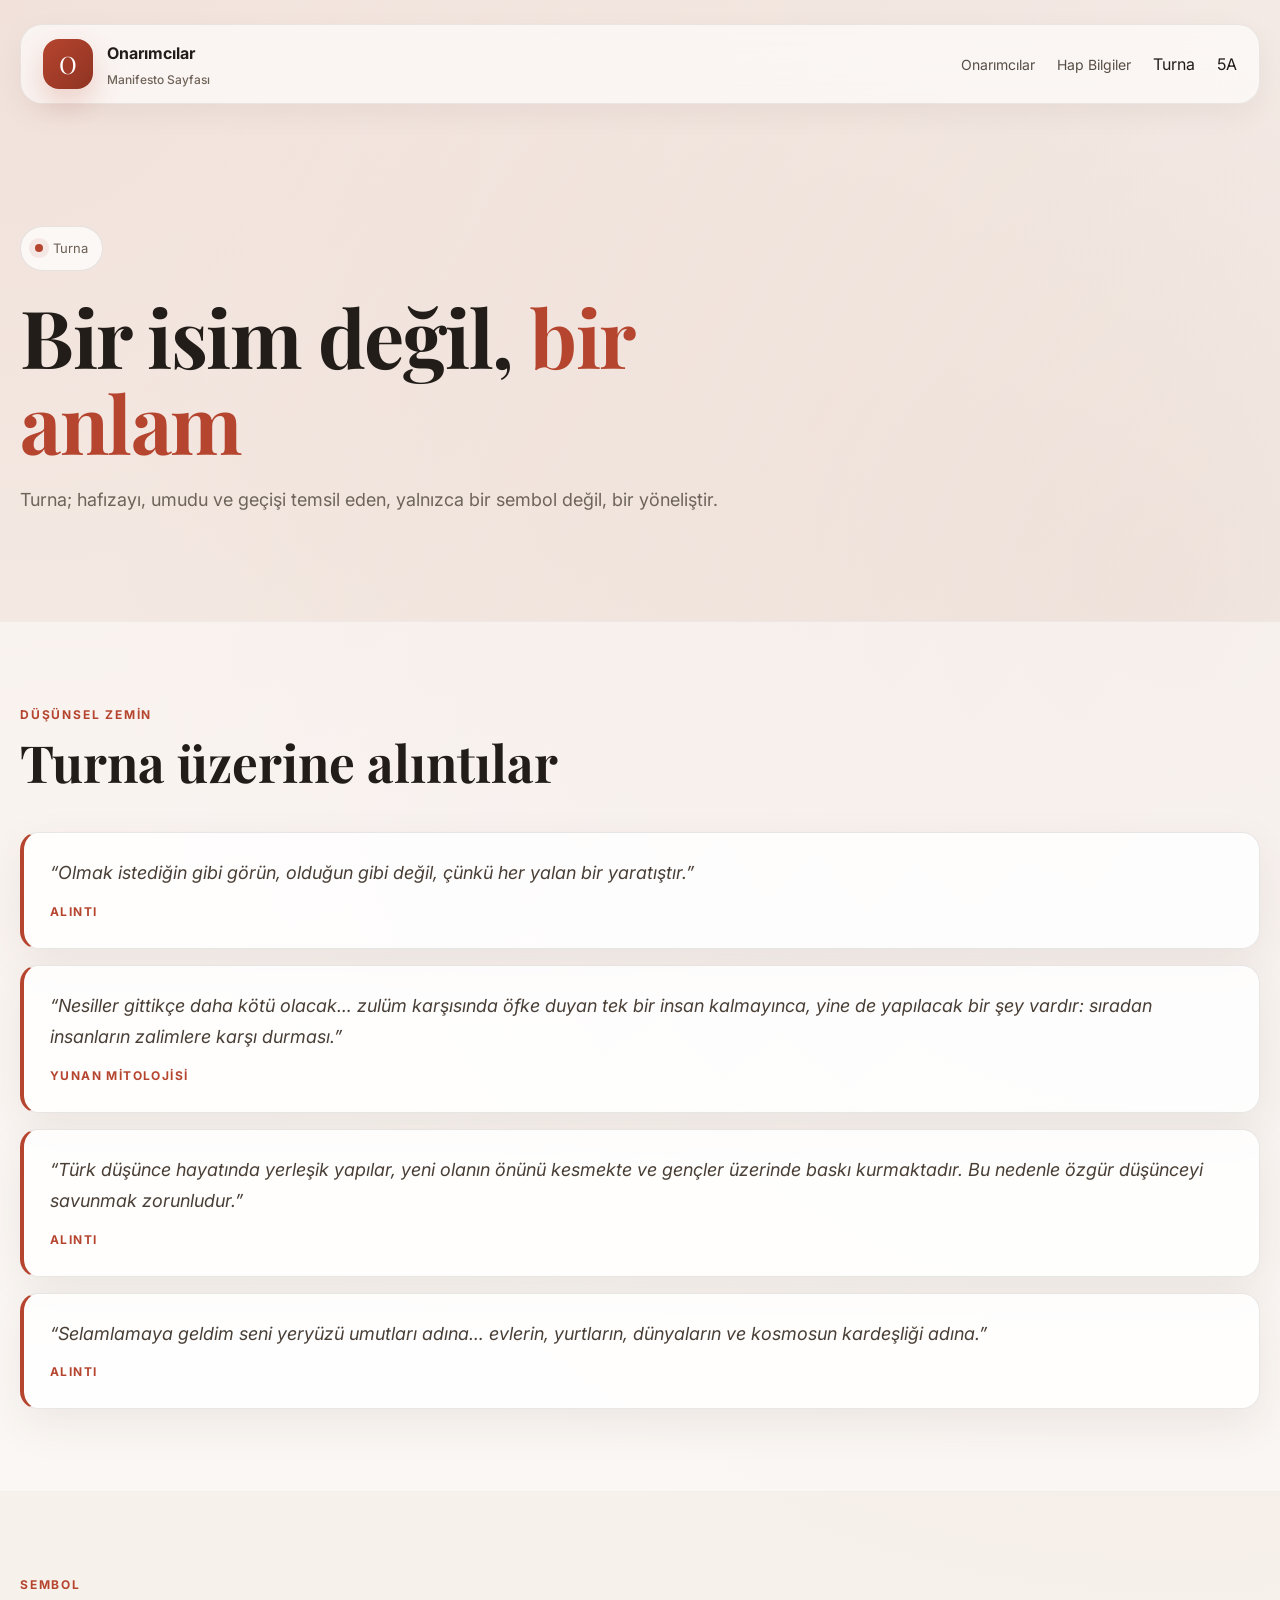
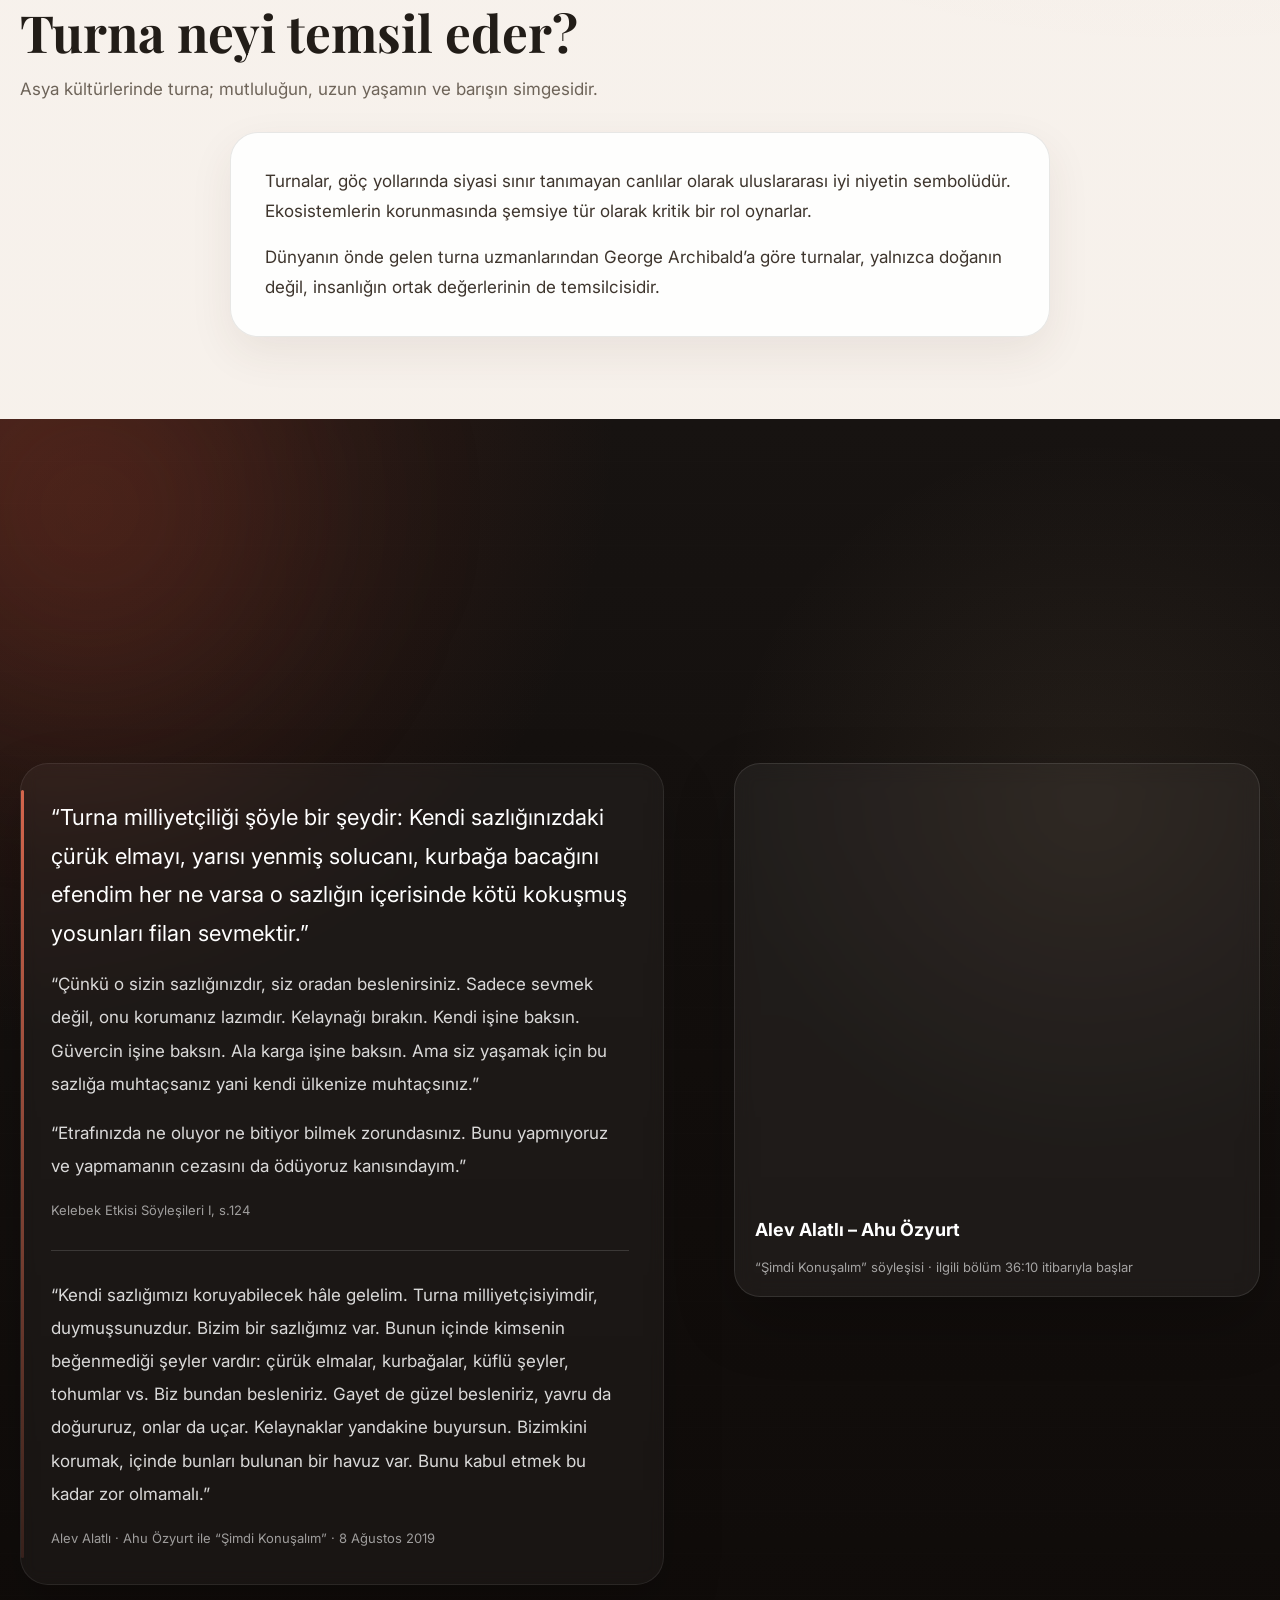
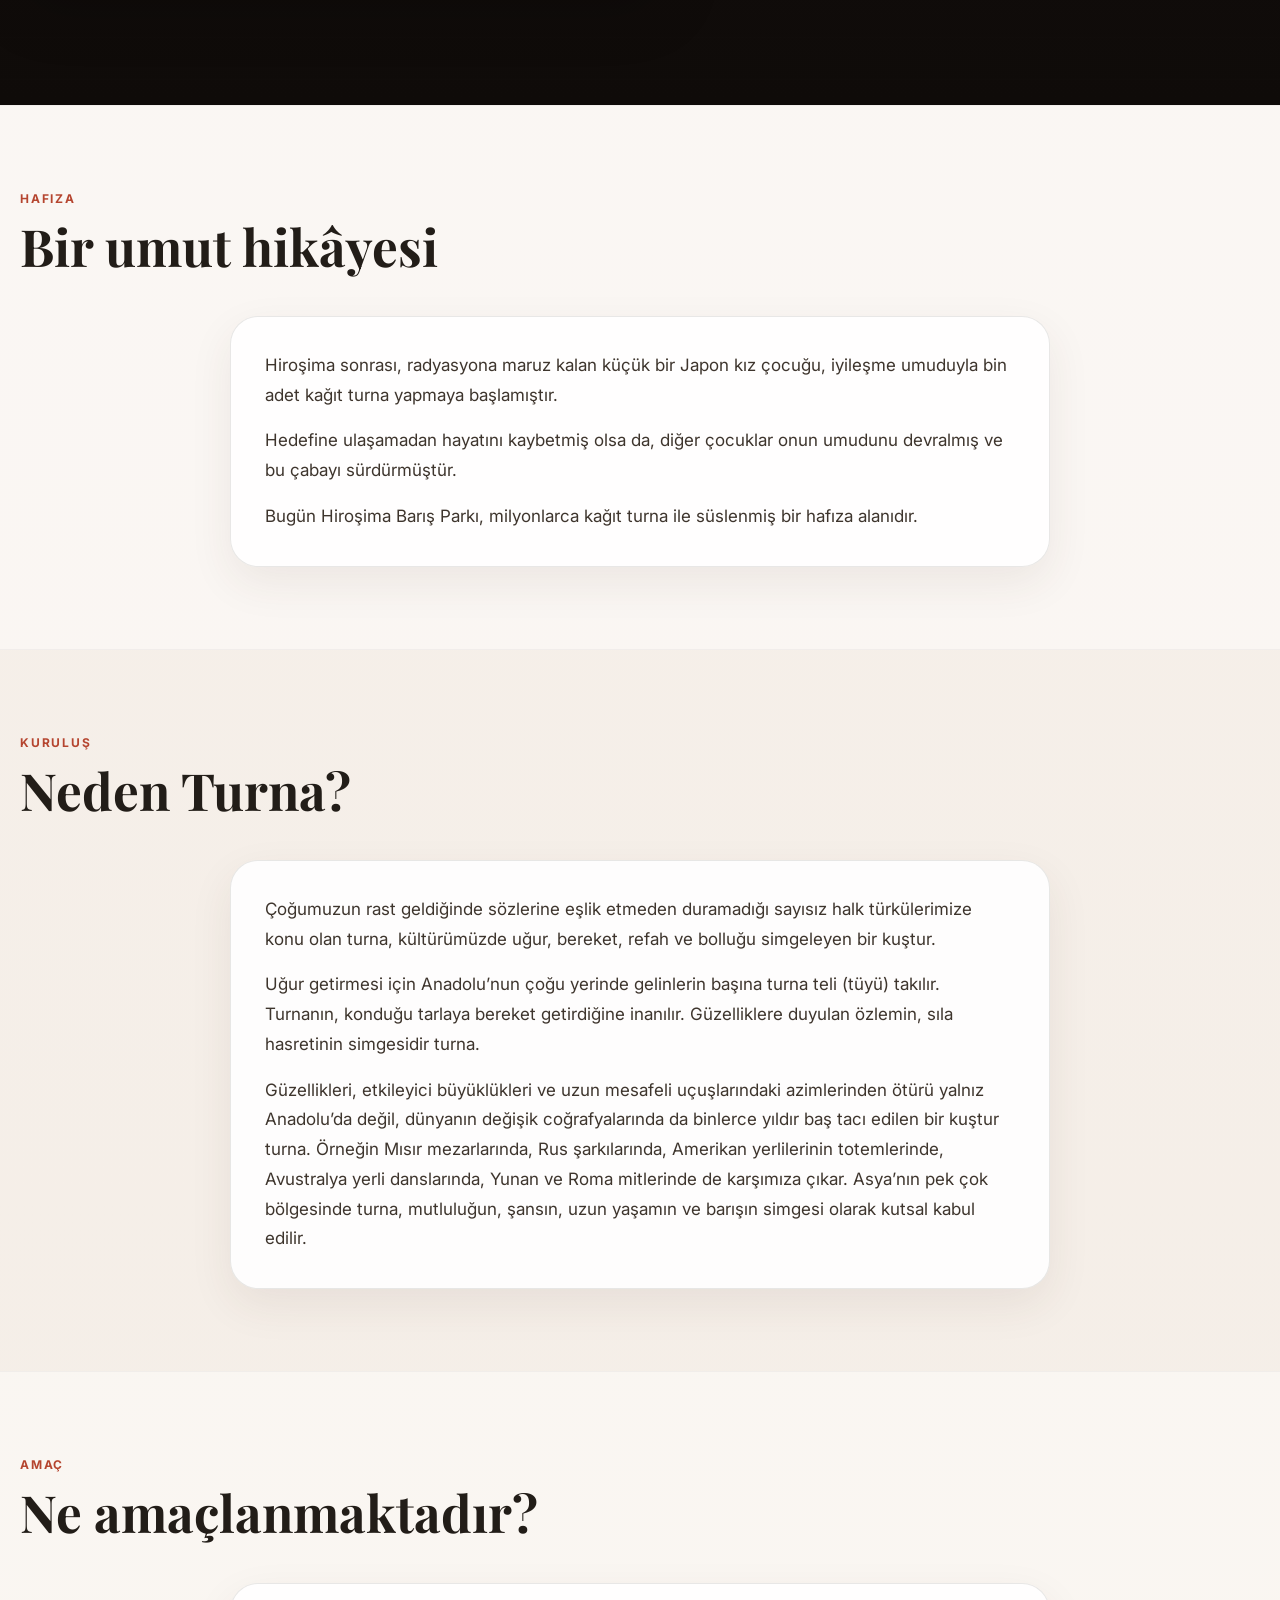
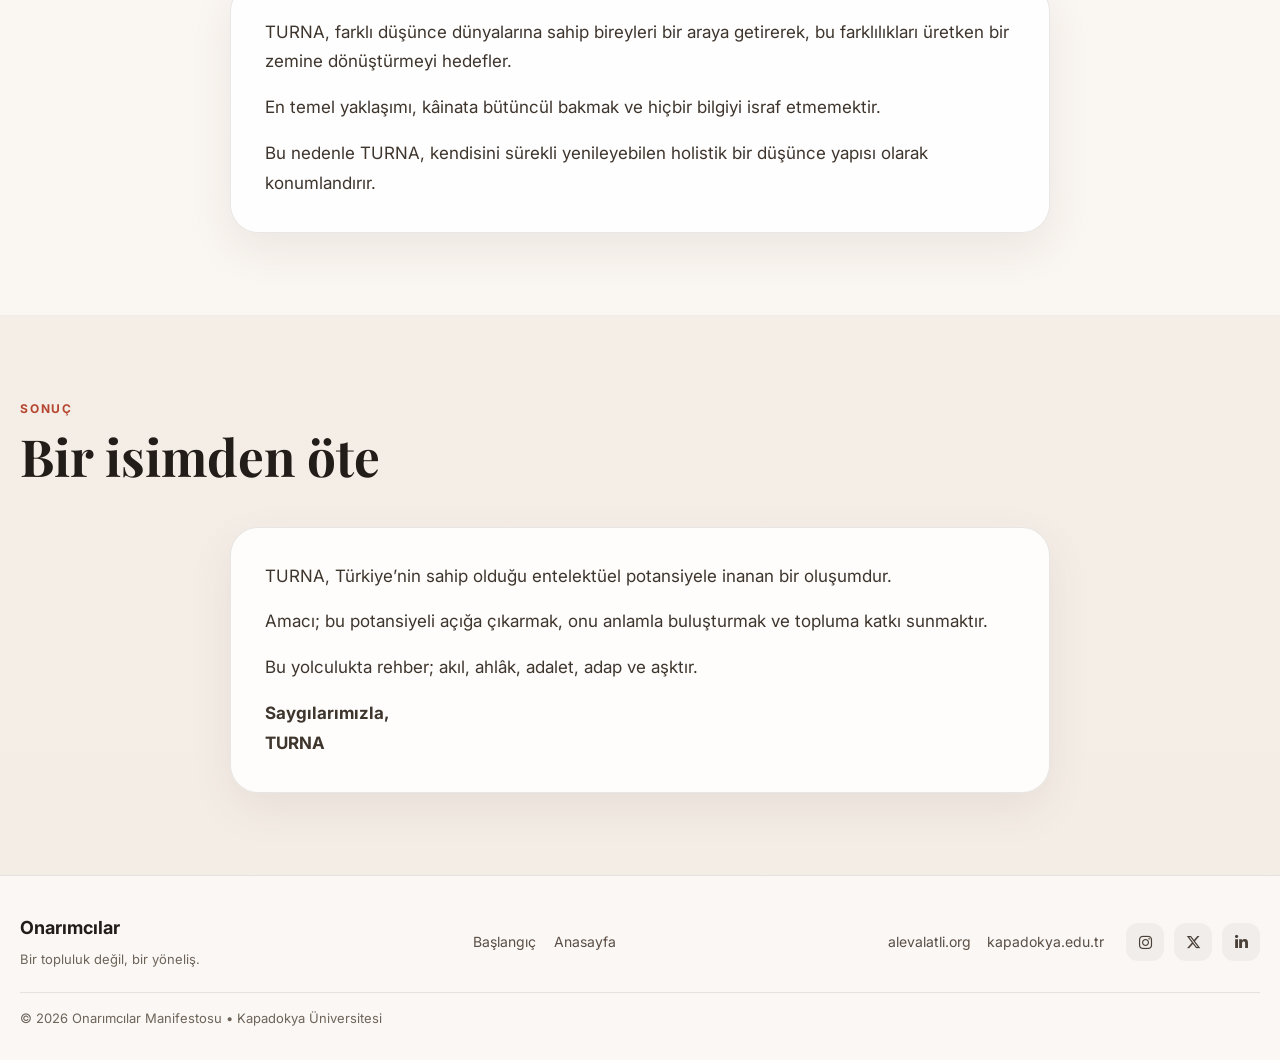
<file: turna.html>
<!doctype html>
<html lang="tr">
  <head>
    <meta charset="UTF-8" />
    <meta name="viewport" content="width=device-width, initial-scale=1.0" />
    <title>Onarımcılar Manifestosu | Kapadokya Üniversitesi</title>
    <meta
      name="description"
      content="Onarımcılar Manifestosu: ilke metni, düşünsel çerçeve, 5A kavramları, mutfaklar ve Onarımcılara Mektup."
    />

    <link rel="preconnect" href="https://fonts.googleapis.com" />
    <link rel="preconnect" href="https://fonts.gstatic.com" crossorigin />
    <link
      href="https://fonts.googleapis.com/css2?family=Inter:wght@400;500;600;700;800&family=Playfair+Display:wght@600;700;800&display=swap"
      rel="stylesheet"
    />
    <link
      rel="stylesheet"
      href="https://cdnjs.cloudflare.com/ajax/libs/font-awesome/6.5.0/css/all.min.css"
    />
    <style>
      :root {
        --bg: #f5efe8;
        --bg-2: #fbf7f2;
        --surface: rgba(255, 255, 255, 0.82);
        --surface-strong: #ffffff;
        --text: #221d18;
        --muted: #6e6459;
        --line: rgba(34, 29, 24, 0.1);
        --accent: #b5452f;
        --accent-2: #8f3322;
        --accent-soft: rgba(181, 69, 47, 0.08);
        --dark: #171311;
        --dark-2: #221a16;
        --gold: #d7b58b;
        --max: 1240px;
        --reading: 820px;
        --radius: 28px;
        --shadow: 0 16px 44px rgba(71, 52, 36, 0.08);
      }

      * {
        margin: 0;
        padding: 0;
        box-sizing: border-box;
      }

      html {
        scroll-behavior: smooth;
      }

      body {
        font-family: "Inter", sans-serif;
        color: var(--text);
        background:
          radial-gradient(
            circle at top left,
            rgba(181, 69, 47, 0.1),
            transparent 24%
          ),
          radial-gradient(
            circle at 92% 10%,
            rgba(143, 51, 34, 0.08),
            transparent 20%
          ),
          linear-gradient(180deg, #f8f3ee 0%, #f4ede6 100%);
        line-height: 1.75;
        overflow-x: hidden;
      }

      a {
        color: inherit;
        text-decoration: none;
      }

      img {
        max-width: 100%;
        display: block;
      }

      .container {
        width: min(var(--max), calc(100% - 40px));
        margin: 0 auto;
      }

      #progressBar {
        position: fixed;
        top: 0;
        left: 0;
        width: 0%;
        height: 4px;
        background: linear-gradient(90deg, var(--accent), #d4664d);
        z-index: 9999;
      }

      .topbar-wrap {
        position: sticky;
        top: 12px;
        z-index: 999;
        padding-top: 12px;
      }

      .topbar {
        max-width: var(--max);
        margin: 0 auto;
        width: calc(100% - 40px);
        border: 1px solid rgba(34, 29, 24, 0.08);
        background: rgba(255, 255, 255, 0.62);
        backdrop-filter: blur(18px);
        border-radius: 22px;
        box-shadow: 0 10px 30px rgba(34, 29, 24, 0.05);
        transition: 0.3s ease;
      }

      .topbar.scrolled {
        box-shadow: 0 18px 40px rgba(34, 29, 24, 0.08);
      }

      .topbar-inner {
        min-height: 78px;
        display: flex;
        align-items: center;
        justify-content: space-between;
        gap: 20px;
        padding: 0 22px;
      }

      .brand {
        display: flex;
        align-items: center;
        gap: 14px;
      }

      .brand-mark {
        width: 50px;
        height: 50px;
        border-radius: 16px;
        display: grid;
        place-items: center;
        color: #fff;
        background: linear-gradient(135deg, var(--accent), var(--accent-2));
        box-shadow: 0 14px 30px rgba(181, 69, 47, 0.22);
        font-family: "Playfair Display", serif;
        font-size: 24px;
      }

      .brand-text {
        font-weight: 700;
        font-size: 16px;
      }

      .brand-text small {
        display: block;
        font-size: 12px;
        color: var(--muted);
        font-weight: 500;
        margin-top: 2px;
      }

      .nav {
        display: flex;
        align-items: center;
        gap: 22px;
      }

      .nav-item {
        position: relative;
      }

      .nav-item span {
        cursor: pointer;
        font-size: 14px;
        color: #574d44;
      }

      .dropdown {
        position: absolute;
        top: 120%;
        left: 0;
        min-width: 220px;
        padding: 14px;
        border-radius: 18px;
        background: #fff;
        border: 1px solid var(--line);
        box-shadow: 0 18px 40px rgba(0, 0, 0, 0.08);
        opacity: 0;
        pointer-events: none;
        transform: translateY(10px);
        transition: 0.25s ease;
        display: flex;
        flex-direction: column;
        gap: 10px;
      }

      .dropdown a {
        font-size: 14px;
        padding: 8px 10px;
        border-radius: 10px;
        transition: 0.2s;
      }

      .dropdown a:hover {
        background: var(--accent-soft);
        color: var(--accent);
      }

      .nav-item:hover .dropdown {
        opacity: 1;
        pointer-events: auto;
        transform: none;
      }

      .menu-toggle {
        display: none;
        width: 46px;
        height: 46px;
        border: 1px solid var(--line);
        border-radius: 14px;
        background: #fff;
        font-size: 18px;
        cursor: pointer;
      }

      .hero {
        position: relative;
        padding: 120px 0 64px;
      }

      .hero-copy {
        padding: 14px 0;
      }

      .eyebrow {
        display: inline-flex;
        align-items: center;
        gap: 10px;
        padding: 10px 14px;
        border: 1px solid var(--line);
        border-radius: 999px;
        background: rgba(255, 255, 255, 0.72);
        color: #6a5e52;
        font-size: 13px;
        margin-bottom: 22px;
      }

      .eyebrow::before {
        content: "";
        width: 8px;
        height: 8px;
        border-radius: 50%;
        background: var(--accent);
        box-shadow: 0 0 0 6px rgba(181, 69, 47, 0.09);
      }

      h1,
      h2,
      h3,
      h4 {
        font-family: "Playfair Display", serif;
        line-height: 1.08;
      }

      .hero h1 {
        font-size: clamp(42px, 7vw, 80px);
        letter-spacing: -1.5px;
        margin-bottom: 18px;
        max-width: 800px;
      }

      .hero h1 span {
        color: var(--accent);
      }

      .hero p {
        font-size: 18px;
        color: var(--muted);
        max-width: 720px;
        margin-bottom: 28px;
      }

      section {
        padding: 82px 0;
      }

      .soft-section {
        background: rgba(255, 255, 255, 0.42);
        border-top: 1px solid rgba(34, 29, 24, 0.04);
        border-bottom: 1px solid rgba(34, 29, 24, 0.04);
      }

      .section-head {
        display: flex;
        justify-content: space-between;
        align-items: end;
        gap: 20px;
        margin-bottom: 28px;
      }

      .section-head .left {
        max-width: 860px;
      }

      .section-kicker {
        color: var(--accent);
        text-transform: uppercase;
        font-size: 12px;
        letter-spacing: 1.8px;
        font-weight: 700;
        margin-bottom: 10px;
      }

      .section-title {
        font-size: clamp(32px, 4vw, 52px);
        margin-bottom: 14px;
      }

      .section-desc {
        font-size: 17px;
        color: var(--muted);
      }

      .manifesto-wrap {
        max-width: var(--reading);
        margin: 0 auto;
      }

      .manifesto-card,
      .grid-card,
      .fivea-card,
      .kitchen-card,
      .note-card,
      .excerpt-card {
        background: rgba(255, 255, 255, 0.88);
        border: 1px solid var(--line);
        border-radius: 28px;
        box-shadow: var(--shadow);
      }

      .manifesto-card {
        padding: 34px;
      }

      .manifesto-card + .manifesto-card {
        margin-top: 18px;
      }

      .manifesto-card h3 {
        font-size: 30px;
        margin-bottom: 18px;
      }

      .manifesto-card p {
        font-size: 17px;
        color: #3e352d;
        margin-bottom: 16px;
      }

      .manifesto-card p:last-child {
        margin-bottom: 0;
      }

      .quote-stack {
        display: grid;
        gap: 16px;
      }

      .quote-block {
        padding: 24px 24px 24px 26px;
        border-left: 4px solid var(--accent);
        border-radius: 18px;
        background: rgba(255, 255, 255, 0.84);
        border-top: 1px solid var(--line);
        border-right: 1px solid var(--line);
        border-bottom: 1px solid var(--line);
        box-shadow: var(--shadow);
      }

      .quote-block p {
        margin: 0;
        font-style: italic;
        color: #493f36;
        font-size: 18px;
      }

      .quote-source {
        display: inline-block;
        margin-top: 12px;
        font-size: 12px;
        text-transform: uppercase;
        letter-spacing: 1.4px;
        color: var(--accent);
        font-weight: 700;
      }

      .footer-advanced {
        border-top: 1px solid var(--line);
        padding: 36px 0 30px;
        background: rgba(255, 255, 255, 0.6);
      }

      .footer-top {
        display: flex;
        justify-content: space-between;
        align-items: center;
        gap: 20px;
        flex-wrap: wrap;
        margin-bottom: 20px;
      }

      .footer-brand strong {
        display: block;
        font-size: 18px;
      }

      .footer-brand span {
        font-size: 13px;
        color: var(--muted);
      }

      .footer-links {
        display: flex;
        gap: 18px;
        flex-wrap: wrap;
      }

      .footer-links a {
        font-size: 14px;
        color: #5a4e45;
        transition: 0.2s;
      }

      .footer-links a:hover {
        color: var(--accent);
      }

      .footer-external {
        display: flex;
        align-items: center;
        gap: 16px;
        flex-wrap: wrap;
      }

      .footer-external a {
        font-size: 14px;
        color: #5a4e45;
        transition: 0.2s;
      }

      .footer-external a:hover {
        color: var(--accent);
      }

      .social-icons {
        display: flex;
        gap: 10px;
        margin-left: 6px;
      }

      .social-icons a {
        width: 38px;
        height: 38px;
        border-radius: 12px;
        display: grid;
        place-items: center;
        background: rgba(0, 0, 0, 0.04);
        color: #4a4038;
        font-size: 15px;
        transition: 0.25s ease;
      }

      .social-icons a:hover {
        transform: translateY(-2px);
        color: #fff;
      }

      .social-icons a:nth-child(1):hover {
        background: #e1306c;
      }

      .social-icons a:nth-child(2):hover {
        background: #000000;
      }

      .social-icons a:nth-child(3):hover {
        background: #0077b5;
      }

      .footer-bottom {
        border-top: 1px solid var(--line);
        padding-top: 14px;
      }

      .footer-bottom p {
        font-size: 13px;
        color: var(--muted);
      }

      /* TURN A MİLLİYETÇİLİĞİ */
      .turna-full {
        position: relative;
        width: 100%;
        padding: 120px 0;
        background:
          radial-gradient(circle at left top, rgba(181, 69, 47, 0.24), transparent 34%),
          radial-gradient(circle at 85% 30%, rgba(215, 181, 139, 0.08), transparent 26%),
          linear-gradient(180deg, #171311 0%, #0f0b09 100%);
        overflow: hidden;
        color: #f4ede6;
      }

      .turna-full::before {
        content: "";
        position: absolute;
        width: 620px;
        height: 620px;
        left: -220px;
        top: -220px;
        background: radial-gradient(circle, rgba(181, 69, 47, 0.22), transparent 70%);
        filter: blur(70px);
        pointer-events: none;
      }

      .turna-full::after {
        content: "";
        position: absolute;
        inset: 0;
        background-image: linear-gradient(
          rgba(255, 255, 255, 0.02) 1px,
          transparent 1px
        );
        background-size: 100% 42px;
        opacity: 0.18;
        pointer-events: none;
      }

      .turna-inner {
        width: min(var(--max), calc(100% - 40px));
        margin: 0 auto;
        position: relative;
        z-index: 2;
      }

      .turna-head {
        display: grid;
        grid-template-columns: 0.9fr 1.1fr;
        gap: 40px;
        align-items: end;
        margin-bottom: 42px;
      }

      .turna-head .section-kicker {
        color: #e27b60;
        margin-bottom: 12px;
      }

      .turna-title {
        font-size: clamp(42px, 6vw, 76px);
        line-height: 0.98;
        letter-spacing: -1.5px;
        color: #f7efe8;
        margin-bottom: 0;
      }

      .turna-copy {
        max-width: 620px;
        margin-left: auto;
      }

      .turna-copy p {
        font-size: 18px;
        color: rgba(255, 255, 255, 0.72);
      }

      .turna-grid {
        display: grid;
        grid-template-columns: minmax(0, 1.1fr) minmax(320px, 0.9fr);
        gap: 70px;
        align-items: start;
      }

      .turna-quote-card {
        position: relative;
        padding: 34px 34px 34px 30px;
        border-radius: 28px;
        background: rgba(255, 255, 255, 0.04);
        border: 1px solid rgba(255, 255, 255, 0.08);
        box-shadow: 0 24px 60px rgba(0, 0, 0, 0.18);
        backdrop-filter: blur(8px);
      }

      .turna-quote-card::before {
        content: "";
        position: absolute;
        left: 0;
        top: 26px;
        bottom: 26px;
        width: 3px;
        border-radius: 10px;
        background: linear-gradient(180deg, #d4664d 0%, rgba(212, 102, 77, 0.16) 100%);
      }

      .long-quote p {
        font-size: 17px;
        line-height: 1.95;
        color: rgba(255, 255, 255, 0.84);
        margin-bottom: 16px;
      }

      .long-quote p:first-child {
        font-size: 22px;
        line-height: 1.75;
        color: #fff;
      }

      .quote-ref {
        display: block;
        margin-top: 12px;
        font-size: 13px;
        color: rgba(255, 255, 255, 0.58);
      }

      .long-quote hr {
        border: none;
        border-top: 1px solid rgba(255, 255, 255, 0.14);
        margin: 28px 0;
      }

      .turna-video-wrap {
        position: sticky;
        top: 120px;
      }

      .video-card {
        padding: 14px;
        border-radius: 26px;
        background: rgba(255, 255, 255, 0.05);
        border: 1px solid rgba(255, 255, 255, 0.1);
        box-shadow: 0 24px 60px rgba(0, 0, 0, 0.24);
        backdrop-filter: blur(10px);
      }

      .video-card iframe {
        width: 100%;
        height: 420px;
        display: block;
        border: 0;
        border-radius: 18px;
      }

      .video-meta {
        padding: 16px 6px 2px;
      }

      .video-meta strong {
        display: block;
        font-size: 18px;
        color: #fff;
        margin-bottom: 6px;
      }

      .video-meta span {
        font-size: 13px;
        color: rgba(255, 255, 255, 0.6);
      }

      .reveal {
        opacity: 0;
        transform: translateY(28px);
        transition: 0.8s ease;
      }

      .reveal.show {
        opacity: 1;
        transform: none;
      }

      @media (max-width: 1180px) {
        .turna-head,
        .turna-grid {
          grid-template-columns: 1fr;
        }

        .turna-copy {
          margin-left: 0;
          max-width: 100%;
        }

        .turna-video-wrap {
          position: static;
        }
      }

      @media (max-width: 920px) {
        .nav {
          position: fixed;
          top: 94px;
          left: 20px;
          right: 20px;
          flex-direction: column;
          align-items: flex-start;
          gap: 14px;
          padding: 18px;
          border-radius: 24px;
          border: 1px solid var(--line);
          background: #fff;
          box-shadow: var(--shadow);
          opacity: 0;
          pointer-events: none;
          transform: translateY(-10px);
          transition: 0.25s ease;
        }

        .nav.active {
          opacity: 1;
          pointer-events: auto;
          transform: none;
        }

        .menu-toggle {
          display: inline-grid;
          place-items: center;
        }

        .turna-full {
          padding: 90px 0;
        }

        .turna-grid {
          gap: 34px;
        }

        .video-card iframe {
          height: 360px;
        }
      }

      @media (max-width: 640px) {
        .container,
        .topbar,
        .turna-inner {
          width: calc(100% - 24px);
        }

        .topbar-inner {
          min-height: 72px;
          padding: 0 16px;
        }

        .hero {
          padding-top: 100px;
        }

        .hero h1 {
          letter-spacing: -1px;
        }

        .manifesto-card {
          border-radius: 22px;
        }

        .turna-quote-card,
        .video-card {
          border-radius: 22px;
        }

        .turna-quote-card {
          padding: 24px 22px 24px 20px;
        }

        .long-quote p:first-child {
          font-size: 19px;
        }

        .video-card iframe {
          height: 240px;
        }
      }
    </style>
  </head>
  <body>
    <div id="progressBar"></div>

    <div class="topbar-wrap">
      <header class="topbar" id="topbar">
        <div class="topbar-inner">
          <a href="index.html" class="brand">
            <div class="brand-mark">O</div>
            <div class="brand-text">
              Onarımcılar
              <small>Manifesto Sayfası</small>
            </div>
          </a>

          <nav class="nav" id="mobileNav">
            <div class="nav-item">
              <span>Onarımcılar</span>
              <div class="dropdown">
                <a href="hakkımızda.html">Hakkımızda</a>
                <a href="#giris">Rüya’dan Seçkiler</a>
                <a href="özellikler.html">Onarımcıların Özellikleri</a>
                <a href="#mutfaklar">Çalışma Alanları</a>
                <a href="first.html">İlk Onarımcılar </a>
                <a href="son.html">Yeni Onarımcılar</a>
                <a href="mektup.html">Onarımcılara Mektup</a>
              </div>
            </div>

            <div class="nav-item">
              <span>Hap Bilgiler</span>
              <div class="dropdown">
                <a href="#sacagli">Saçaklı Mantık</a>
                <a href="#kuantum">Kuantum Fiziği</a>
                <a href="#kedi">Schrödinger’in Kedisi</a>
              </div>
            </div>

            <a href="turna.html">Turna</a>
            <a href="#besa">5A</a>
          </nav>

          <button class="menu-toggle" id="menuToggle">☰</button>
        </div>
      </header>
    </div>

    <main>
      <!-- HERO -->
      <section class="hero" id="turna">
        <div class="container">
          <div class="hero-copy reveal">
            <div class="eyebrow">Turna</div>
            <h1>Bir isim değil, <span>bir anlam</span></h1>
            <p>
              Turna; hafızayı, umudu ve geçişi temsil eden, yalnızca bir sembol
              değil, bir yöneliştir.
            </p>
          </div>
        </div>
      </section>

      <!-- ALINTILAR -->
      <section class="soft-section">
        <div class="container">
          <div class="section-head reveal">
            <div class="left">
              <div class="section-kicker">Düşünsel Zemin</div>
              <h2 class="section-title">Turna üzerine alıntılar</h2>
            </div>
          </div>

          <div class="quote-stack upgraded-quotes">
            <div class="quote-block reveal">
              <p>
                “Olmak istediğin gibi görün, olduğun gibi değil, çünkü her yalan
                bir yaratıştır.”
              </p>
              <span class="quote-source">Alıntı</span>
            </div>

            <div class="quote-block reveal">
              <p>
                “Nesiller gittikçe daha kötü olacak… zulüm karşısında öfke duyan
                tek bir insan kalmayınca, yine de yapılacak bir şey vardır:
                sıradan insanların zalimlere karşı durması.”
              </p>
              <span class="quote-source">Yunan Mitolojisi</span>
            </div>

            <div class="quote-block reveal">
              <p>
                “Türk düşünce hayatında yerleşik yapılar, yeni olanın önünü
                kesmekte ve gençler üzerinde baskı kurmaktadır. Bu nedenle özgür
                düşünceyi savunmak zorunludur.”
              </p>
              <span class="quote-source">Alıntı</span>
            </div>

            <div class="quote-block reveal">
              <p>
                “Selamlamaya geldim seni yeryüzü umutları adına… evlerin,
                yurtların, dünyaların ve kosmosun kardeşliği adına.”
              </p>
              <span class="quote-source">Alıntı</span>
            </div>
          </div>
        </div>
      </section>

      <!-- TURNA NEYİ TEMSİL EDER -->
      <section>
        <div class="container">
          <div class="section-head reveal">
            <div class="left">
              <div class="section-kicker">Sembol</div>
              <h2 class="section-title">Turna neyi temsil eder?</h2>
              <p class="section-desc">
                Asya kültürlerinde turna; mutluluğun, uzun yaşamın ve barışın
                simgesidir.
              </p>
            </div>
          </div>

          <div class="manifesto-wrap">
            <article class="manifesto-card reveal">
              <p>
                Turnalar, göç yollarında siyasi sınır tanımayan canlılar olarak
                uluslararası iyi niyetin sembolüdür. Ekosistemlerin korunmasında
                şemsiye tür olarak kritik bir rol oynarlar.
              </p>

              <p>
                Dünyanın önde gelen turna uzmanlarından George Archibald’a göre
                turnalar, yalnızca doğanın değil, insanlığın ortak değerlerinin
                de temsilcisidir.
              </p>
            </article>
          </div>
        </div>
      </section>

      <!-- TURNA MİLLİYETÇİLİĞİ -->
      <section class="turna-full" id="turna-milliyetciligi">
        <div class="turna-inner">
          <div class="turna-head reveal">
            <div>
              <div class="section-kicker">Yaklaşım</div>
              <h2 class="turna-title">Turna<br />Milliyetçiliği</h2>
            </div>

            <div class="turna-copy">
              <p>
                Alev Alatlı’nın kavramsallaştırdığı bu yaklaşım; ait olunan zemini,
                içindeki kusurlarıyla birlikte tanımayı, sevmeyi ve korumayı bir
                sorumluluk olarak görür.
              </p>
            </div>
          </div>

          <div class="turna-grid">
            <div class="turna-quote-card reveal">
              <div class="long-quote">
                <p>
                  “Turna milliyetçiliği şöyle bir şeydir: Kendi sazlığınızdaki
                  çürük elmayı, yarısı yenmiş solucanı, kurbağa bacağını efendim
                  her ne varsa o sazlığın içerisinde kötü kokuşmuş yosunları
                  filan sevmektir.”
                </p>

                <p>
                  “Çünkü o sizin sazlığınızdır, siz oradan beslenirsiniz. Sadece
                  sevmek değil, onu korumanız lazımdır. Kelaynağı bırakın. Kendi
                  işine baksın. Güvercin işine baksın. Ala karga işine baksın.
                  Ama siz yaşamak için bu sazlığa muhtaçsanız yani kendi
                  ülkenize muhtaçsınız.”
                </p>

                <p>
                  “Etrafınızda ne oluyor ne bitiyor bilmek zorundasınız. Bunu
                  yapmıyoruz ve yapmamanın cezasını da ödüyoruz kanısındayım.”
                </p>

                <span class="quote-ref">
                  Kelebek Etkisi Söyleşileri I, s.124
                </span>

                <hr />

                <p>
                  “Kendi sazlığımızı koruyabilecek hâle gelelim. Turna
                  milliyetçisiyimdir, duymuşsunuzdur. Bizim bir sazlığımız var.
                  Bunun içinde kimsenin beğenmediği şeyler vardır: çürük
                  elmalar, kurbağalar, küflü şeyler, tohumlar vs. Biz bundan
                  besleniriz. Gayet de güzel besleniriz, yavru da doğururuz,
                  onlar da uçar. Kelaynaklar yandakine buyursun. Bizimkini
                  korumak, içinde bunları bulunan bir havuz var. Bunu kabul
                  etmek bu kadar zor olmamalı.”
                </p>

                <span class="quote-ref">
                  Alev Alatlı · Ahu Özyurt ile “Şimdi Konuşalım” · 8 Ağustos 2019
                </span>
              </div>
            </div>

            <div class="turna-video-wrap reveal">
              <div class="video-card">
                <iframe
                  src="https://www.youtube.com/embed/jyWBZkEj4Dw?start=2170"
                  title="Turna Milliyetçiliği - Alev Alatlı"
                  allow="accelerometer; autoplay; clipboard-write; encrypted-media; gyroscope; picture-in-picture"
                  allowfullscreen
                ></iframe>

                <div class="video-meta">
                  <strong>Alev Alatlı – Ahu Özyurt</strong>
                  <span>
                    “Şimdi Konuşalım” söyleşisi · ilgili bölüm 36:10 itibarıyla
                    başlar
                  </span>
                </div>
              </div>
            </div>
          </div>
        </div>
      </section>

      <!-- HİROŞİMA -->
      <section class="soft-section">
        <div class="container">
          <div class="section-head reveal">
            <div class="left">
              <div class="section-kicker">Hafıza</div>
              <h2 class="section-title">Bir umut hikâyesi</h2>
            </div>
          </div>

          <div class="manifesto-wrap">
            <article class="manifesto-card reveal">
              <p>
                Hiroşima sonrası, radyasyona maruz kalan küçük bir Japon kız
                çocuğu, iyileşme umuduyla bin adet kağıt turna yapmaya
                başlamıştır.
              </p>

              <p>
                Hedefine ulaşamadan hayatını kaybetmiş olsa da, diğer çocuklar
                onun umudunu devralmış ve bu çabayı sürdürmüştür.
              </p>

              <p>
                Bugün Hiroşima Barış Parkı, milyonlarca kağıt turna ile
                süslenmiş bir hafıza alanıdır.
              </p>
            </article>
          </div>
        </div>
      </section>

      <!-- NEDEN TURNA -->
      <section>
        <div class="container">
          <div class="section-head reveal">
            <div class="left">
              <div class="section-kicker">Kuruluş</div>
              <h2 class="section-title">Neden Turna?</h2>
            </div>
          </div>

          <div class="manifesto-wrap">
            <article class="manifesto-card reveal">
              <p>
                	Çoğumuzun rast geldiğinde sözlerine eşlik etmeden duramadığı sayısız halk türkülerimize konu olan turna, kültürümüzde uğur, bereket, refah ve bolluğu simgeleyen bir kuştur. 
              </p>

              <p>
                 Uğur getirmesi için Anadolu’nun çoğu yerinde gelinlerin başına turna teli (tüyü) takılır. Turnanın, konduğu tarlaya bereket getirdiğine inanılır. Güzelliklere duyulan özlemin, sıla hasretinin simgesidir turna.
              </p>

              <p>
                Güzellikleri, etkileyici büyüklükleri ve uzun mesafeli uçuşlarındaki azimlerinden ötürü yalnız Anadolu’da değil, dünyanın değişik coğrafyalarında da binlerce yıldır baş tacı edilen bir kuştur turna. Örneğin Mısır mezarlarında, Rus şarkılarında, Amerikan yerlilerinin totemlerinde, Avustralya yerli danslarında, Yunan ve Roma mitlerinde de karşımıza çıkar. Asya’nın pek çok bölgesinde turna, mutluluğun, şansın, uzun yaşamın ve barışın simgesi olarak kutsal kabul edilir.
              </p>
            </article>
          </div>
        </div>
      </section>

      <!-- AMAÇ -->
      <section class="soft-section">
        <div class="container">
          <div class="section-head reveal">
            <div class="left">
              <div class="section-kicker">Amaç</div>
              <h2 class="section-title">Ne amaçlanmaktadır?</h2>
            </div>
          </div>

          <div class="manifesto-wrap">
            <article class="manifesto-card reveal">
              <p>
                TURNA, farklı düşünce dünyalarına sahip bireyleri bir araya
                getirerek, bu farklılıkları üretken bir zemine dönüştürmeyi
                hedefler.
              </p>

              <p>
                En temel yaklaşımı, kâinata bütüncül bakmak ve hiçbir bilgiyi
                israf etmemektir.
              </p>

              <p>
                Bu nedenle TURNA, kendisini sürekli yenileyebilen holistik bir
                düşünce yapısı olarak konumlandırır.
              </p>
            </article>
          </div>
        </div>
      </section>

      <!-- SONUÇ -->
      <section>
        <div class="container">
          <div class="section-head reveal">
            <div class="left">
              <div class="section-kicker">Sonuç</div>
              <h2 class="section-title">Bir isimden öte</h2>
            </div>
          </div>

          <div class="manifesto-wrap">
            <article class="manifesto-card reveal">
              <p>
                TURNA, Türkiye’nin sahip olduğu entelektüel potansiyele inanan
                bir oluşumdur.
              </p>

              <p>
                Amacı; bu potansiyeli açığa çıkarmak, onu anlamla buluşturmak ve
                topluma katkı sunmaktır.
              </p>

              <p>Bu yolculukta rehber; akıl, ahlâk, adalet, adap ve aşktır.</p>

              <p>
                <strong>Saygılarımızla,<br />TURNA</strong>
              </p>
            </article>
          </div>
        </div>
      </section>
    </main>

    <footer class="footer-advanced">
      <div class="container">
        <div class="footer-top">
          <div class="footer-brand">
            <strong>Onarımcılar</strong>
            <span>Bir topluluk değil, bir yöneliş.</span>
          </div>

          <div class="footer-links">
            <a href="#turna">Başlangıç</a>
            <a href="index.html">Anasayfa</a>
          </div>

          <div class="footer-external">
            <a href="https://alevalatli.org" target="_blank">alevalatli.org</a>
            <a href="https://kapadokya.edu.tr" target="_blank">kapadokya.edu.tr</a>

            <div class="social-icons">
              <a href="#" target="_blank" aria-label="Instagram">
                <i class="fab fa-instagram"></i>
              </a>
              <a href="#" target="_blank" aria-label="Twitter">
                <i class="fab fa-x-twitter"></i>
              </a>
              <a href="#" target="_blank" aria-label="LinkedIn">
                <i class="fab fa-linkedin-in"></i>
              </a>
            </div>
          </div>
        </div>

        <div class="footer-bottom">
          <p>© 2026 Onarımcılar Manifestosu • Kapadokya Üniversitesi</p>
        </div>
      </div>
    </footer>

    <script>
      const menuToggle = document.getElementById("menuToggle");
      const mobileNav = document.getElementById("mobileNav");
      const topbar = document.getElementById("topbar");
      const progressBar = document.getElementById("progressBar");

      menuToggle.addEventListener("click", function () {
        mobileNav.classList.toggle("active");
      });

      document.querySelectorAll(".nav a").forEach((link) => {
        link.addEventListener("click", () => {
          mobileNav.classList.remove("active");
        });
      });

      window.addEventListener("scroll", function () {
        if (window.scrollY > 10) {
          topbar.classList.add("scrolled");
        } else {
          topbar.classList.remove("scrolled");
        }

        const scrollTop = window.scrollY;
        const docHeight = document.body.scrollHeight - window.innerHeight;
        const progress = (scrollTop / docHeight) * 100;
        progressBar.style.width = progress + "%";
      });

      const reveals = document.querySelectorAll(".reveal");

      const observer = new IntersectionObserver(
        (entries) => {
          entries.forEach((entry) => {
            if (entry.isIntersecting) {
              entry.target.classList.add("show");
            }
          });
        },
        { threshold: 0.12 }
      );

      reveals.forEach((item) => observer.observe(item));

      document.querySelectorAll(".nav-item span").forEach((item) => {
        item.addEventListener("click", () => {
          const parent = item.parentElement;
          parent.classList.toggle("open");
        });
      });
    </script>
  </body>
</html>
</file>
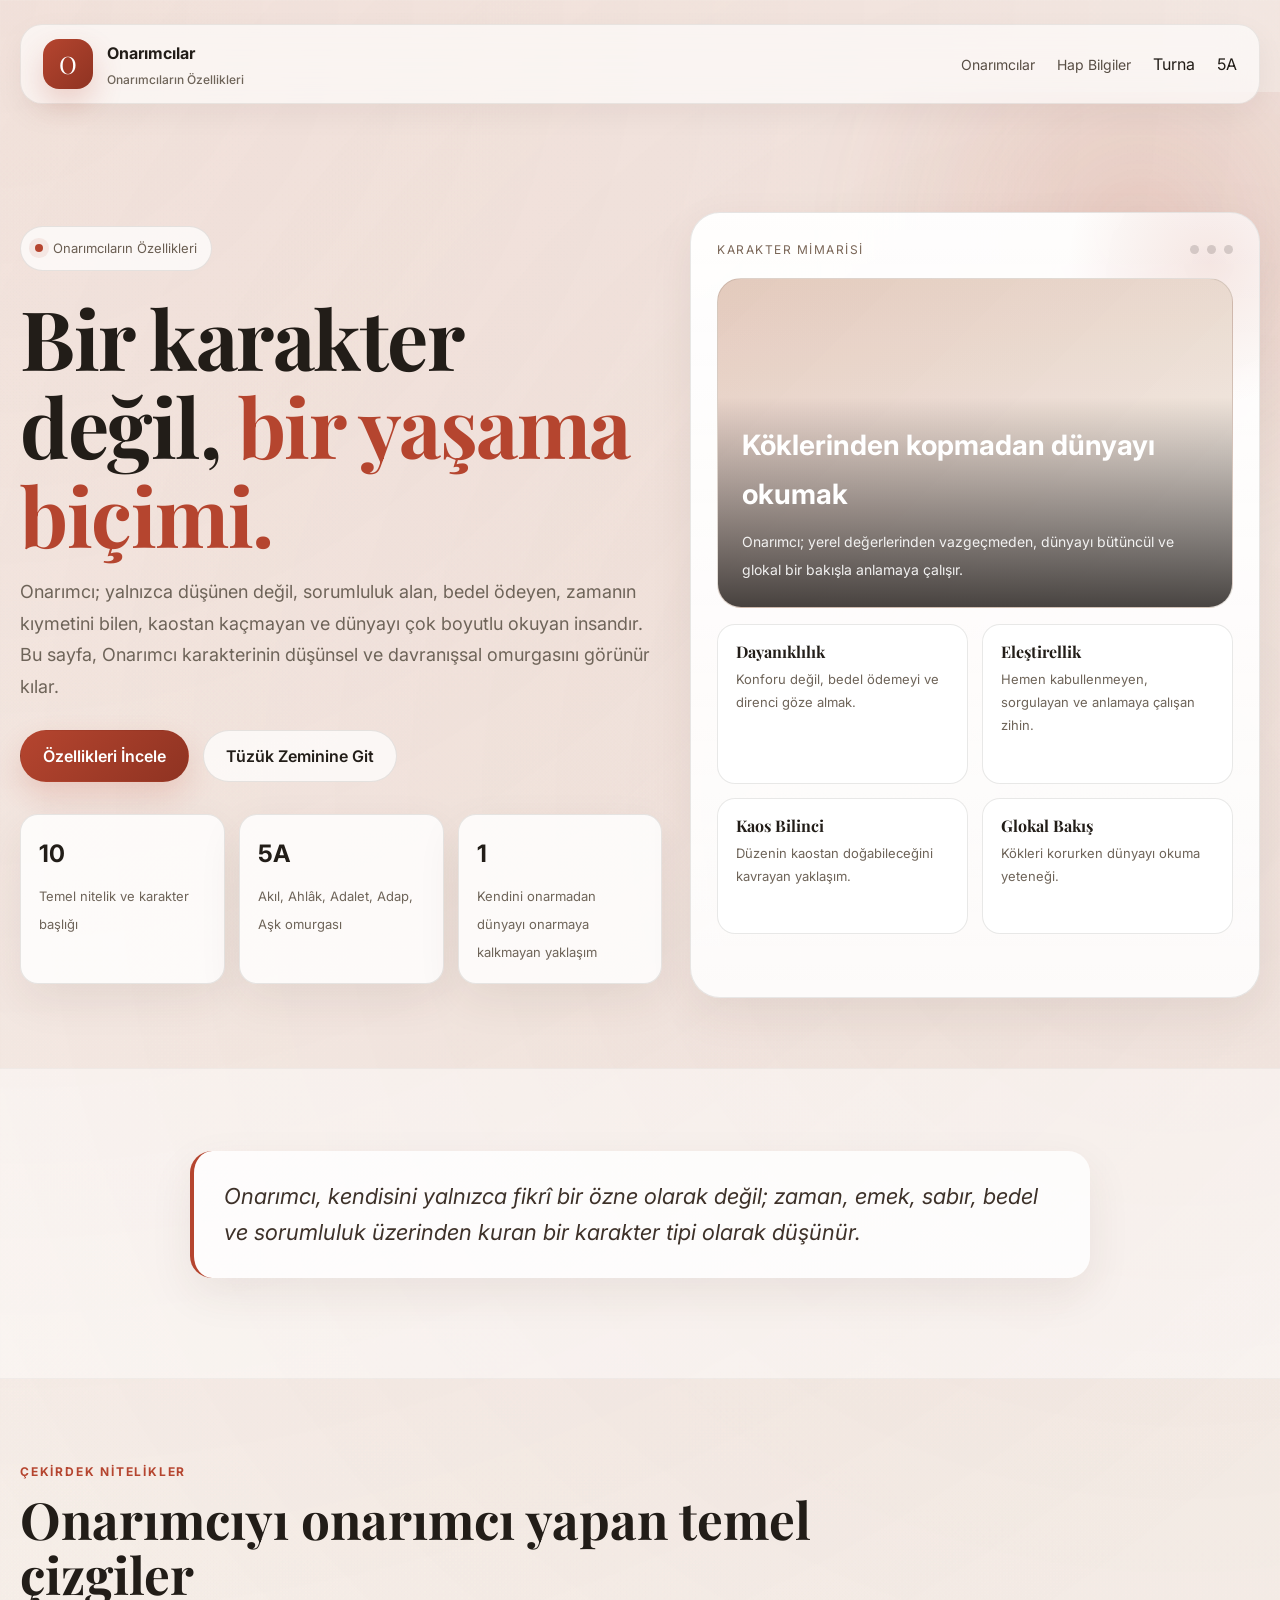
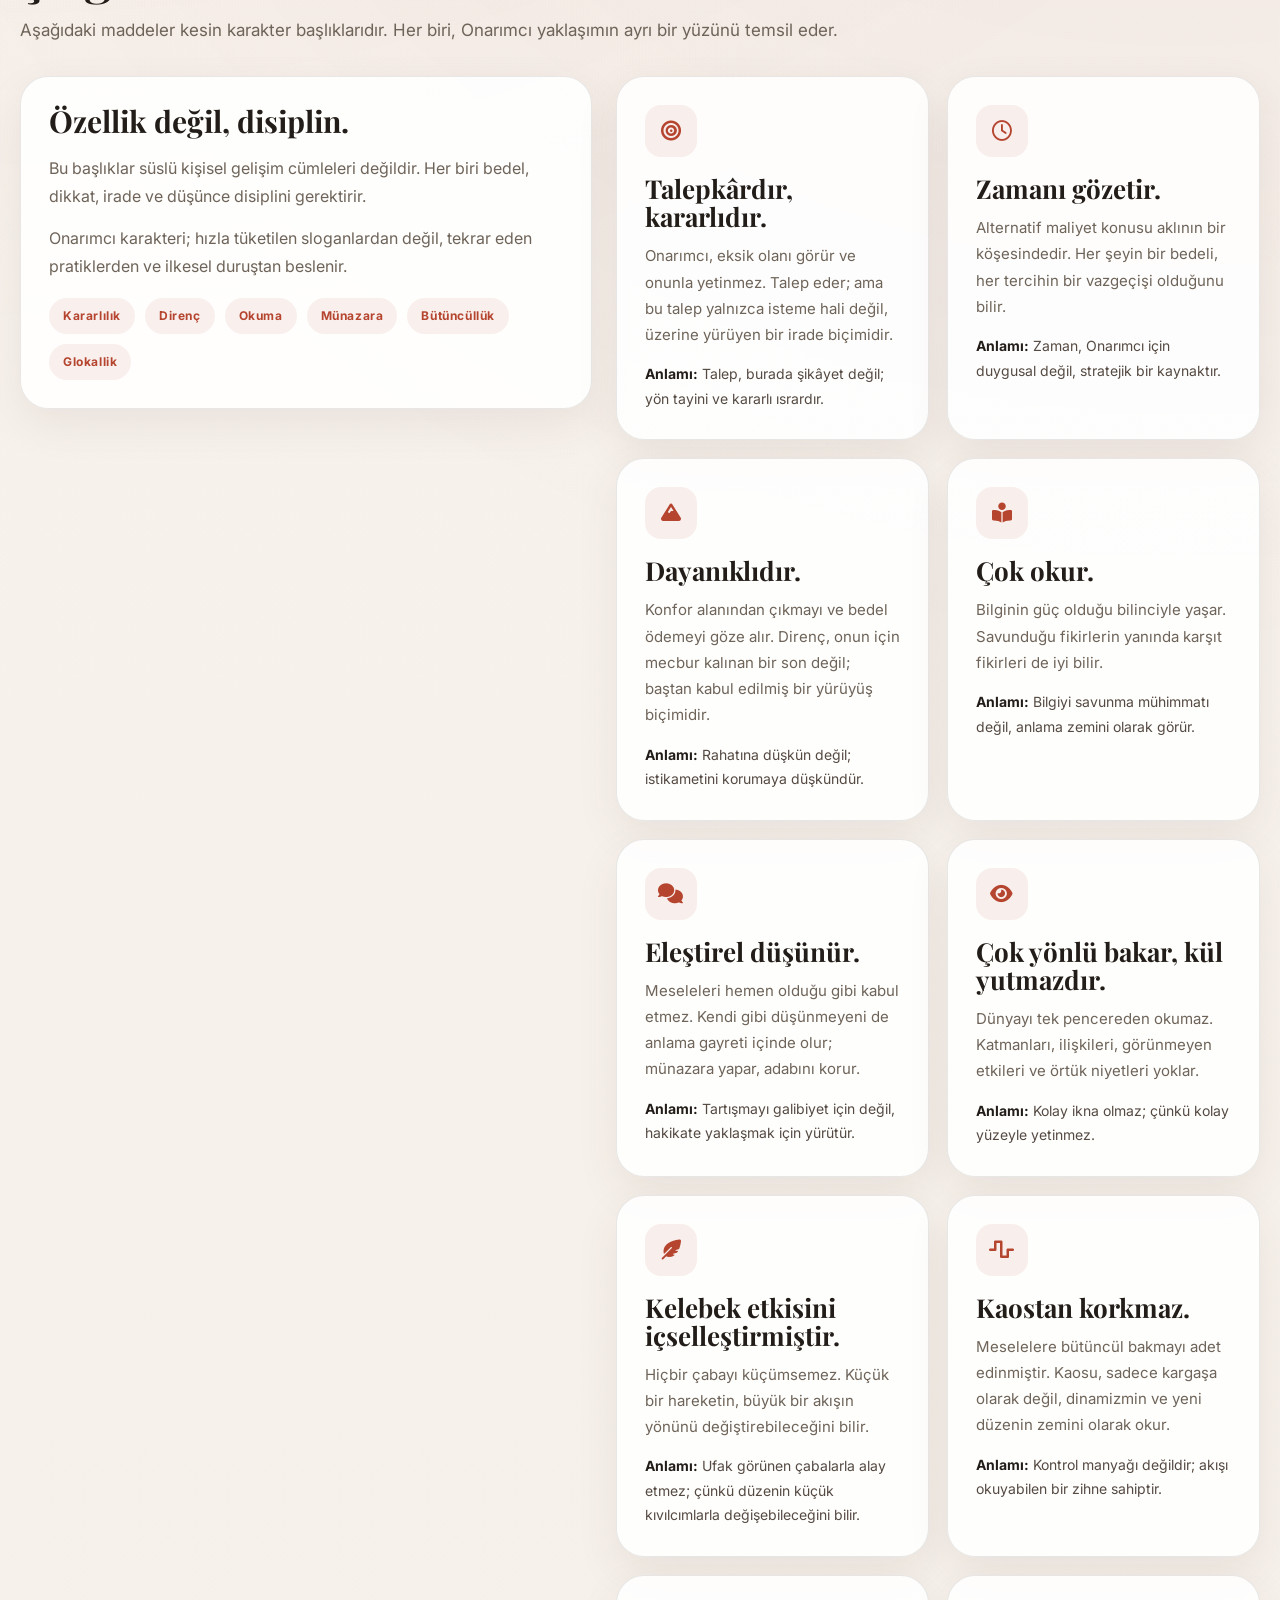
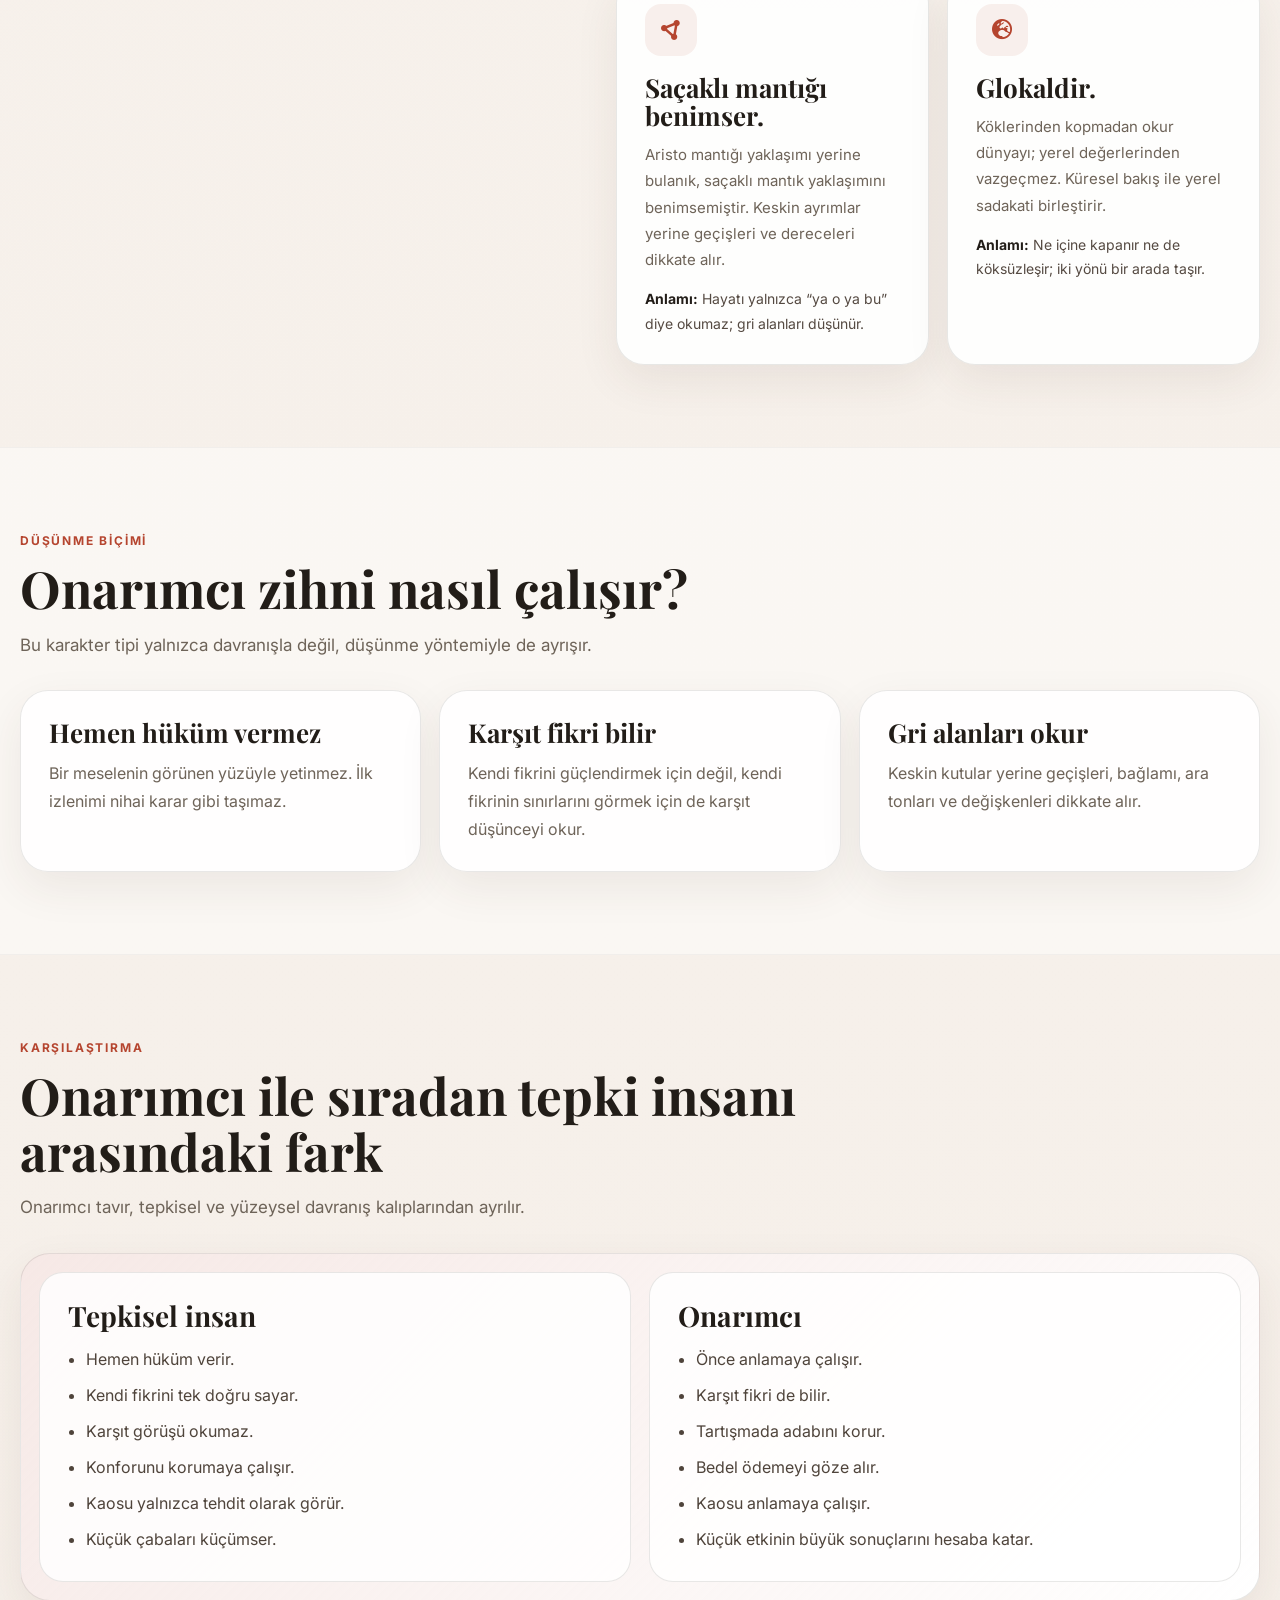
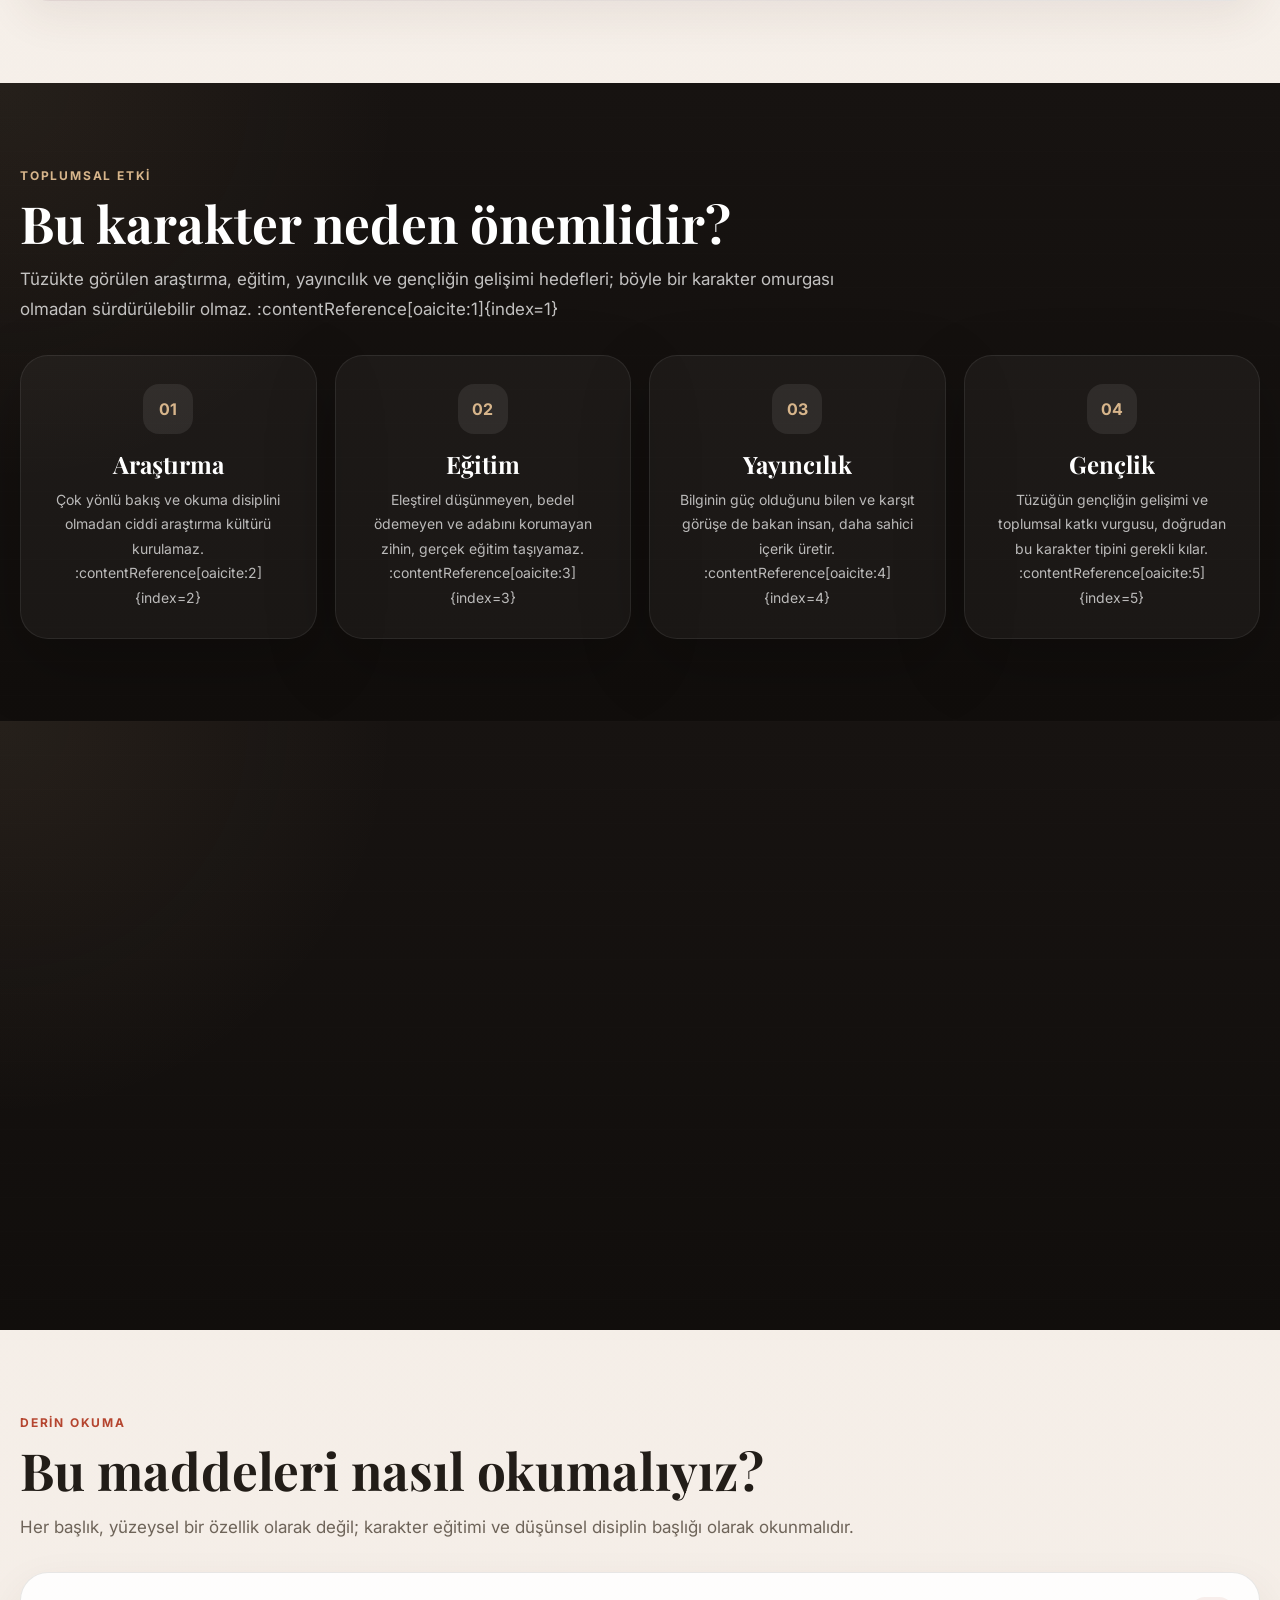
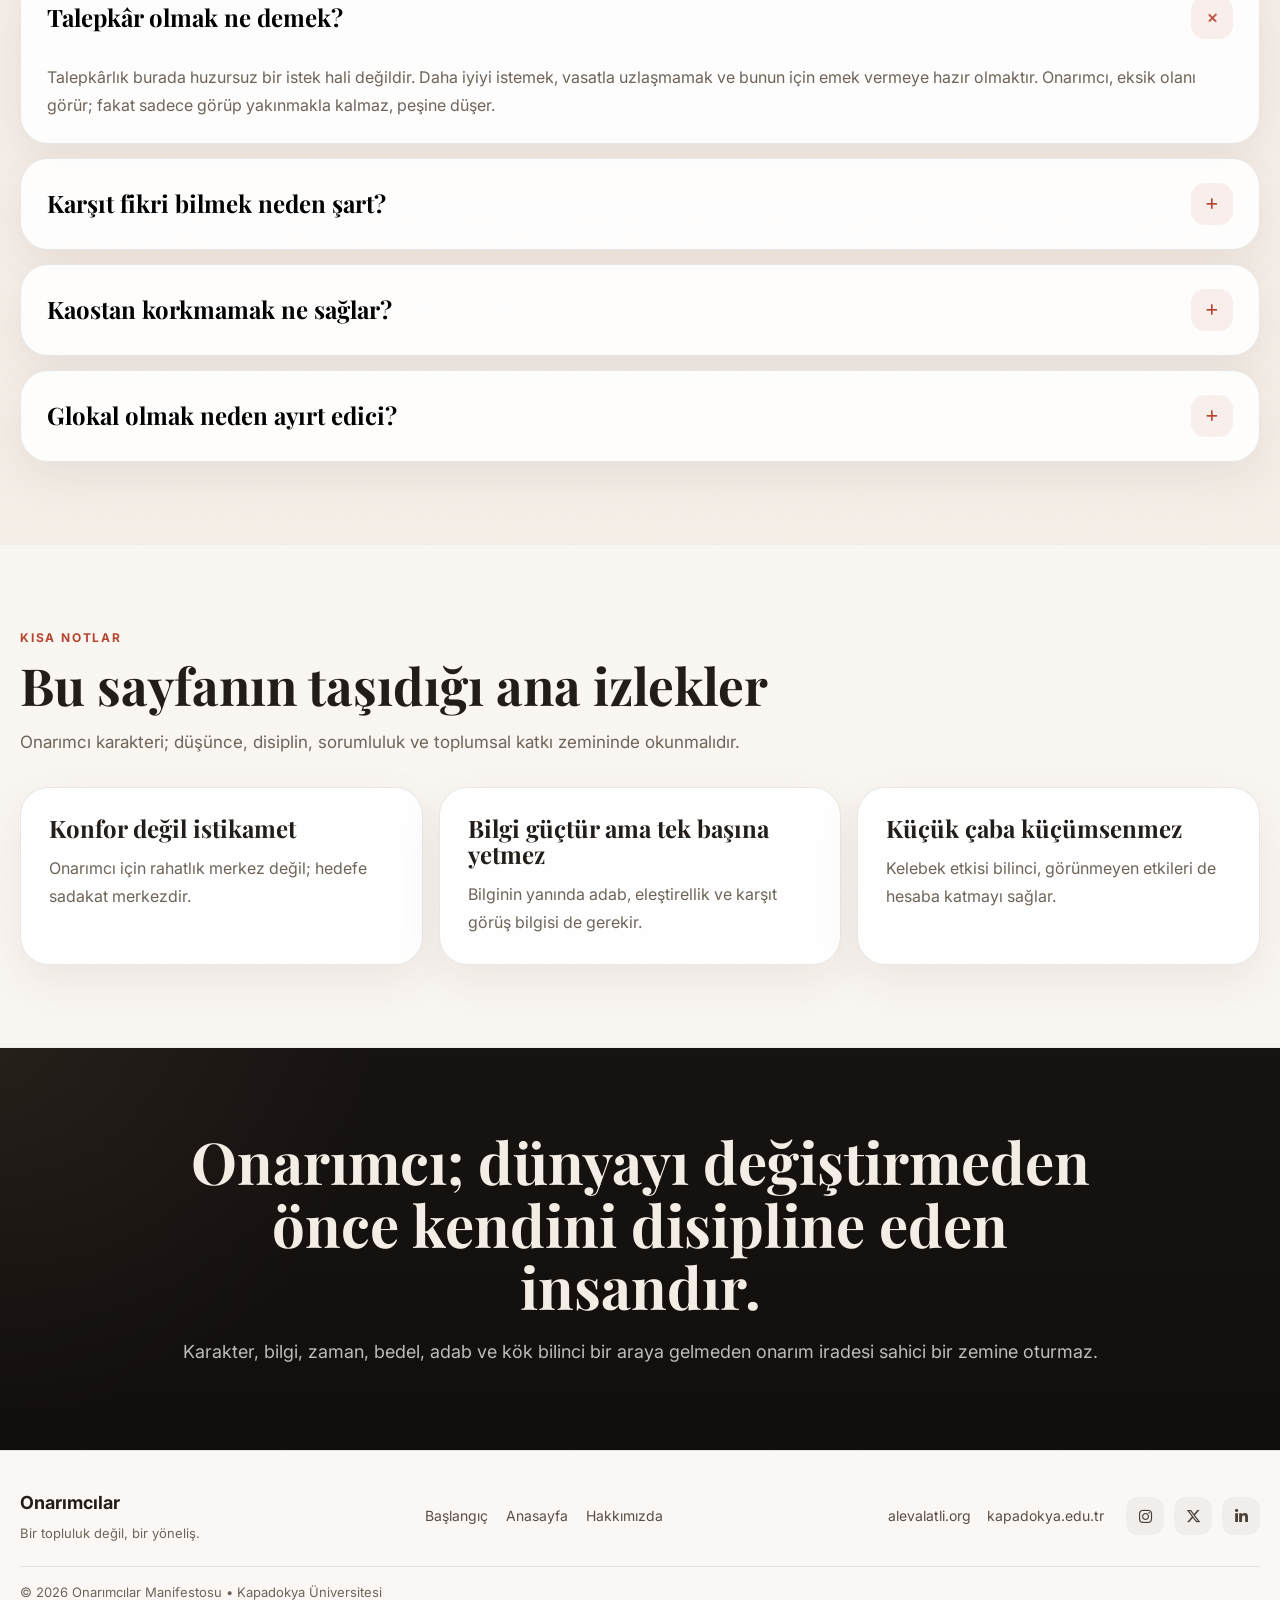
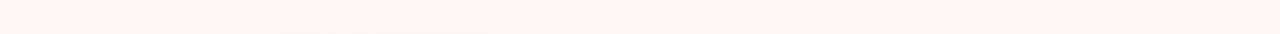
<file: özellikler.html>
<!doctype html>
<html lang="tr">
  <head>
    <meta charset="UTF-8" />
    <meta name="viewport" content="width=device-width, initial-scale=1.0" />
    <title>Onarımcıların Özellikleri | Kapadokya Üniversitesi</title>
    <meta
      name="description"
      content="Onarımcıların Özellikleri: düşünsel disiplin, dayanıklılık, glokal bakış, kaos bilinci ve kadim değerler etrafında şekillenen Onarımcı karakteri."
    />

    <link rel="preconnect" href="https://fonts.googleapis.com" />
    <link rel="preconnect" href="https://fonts.gstatic.com" crossorigin />
    <link
      href="https://fonts.googleapis.com/css2?family=Inter:wght@400;500;600;700;800&family=Playfair+Display:wght@600;700;800&display=swap"
      rel="stylesheet"
    />
    <link
      rel="stylesheet"
      href="https://cdnjs.cloudflare.com/ajax/libs/font-awesome/6.5.0/css/all.min.css"
    />

    <style>
      :root {
        --bg: #f5efe8;
        --bg-2: #fbf7f2;
        --surface: rgba(255, 255, 255, 0.82);
        --surface-strong: #ffffff;
        --text: #221d18;
        --muted: #6e6459;
        --line: rgba(34, 29, 24, 0.1);
        --accent: #b5452f;
        --accent-2: #8f3322;
        --accent-soft: rgba(181, 69, 47, 0.08);
        --dark: #171311;
        --dark-2: #221a16;
        --gold: #d7b58b;
        --max: 1240px;
        --reading: 900px;
        --radius: 28px;
        --shadow: 0 16px 44px rgba(71, 52, 36, 0.08);
        --shadow-dark: 0 24px 70px rgba(0, 0, 0, 0.22);
      }

      * {
        margin: 0;
        padding: 0;
        box-sizing: border-box;
      }

      html {
        scroll-behavior: smooth;
      }

      body {
        font-family: "Inter", sans-serif;
        color: var(--text);
        background:
          radial-gradient(
            circle at top left,
            rgba(181, 69, 47, 0.1),
            transparent 24%
          ),
          radial-gradient(
            circle at 92% 10%,
            rgba(143, 51, 34, 0.08),
            transparent 20%
          ),
          linear-gradient(180deg, #f8f3ee 0%, #f4ede6 100%);
        line-height: 1.75;
        overflow-x: hidden;
      }

      a {
        color: inherit;
        text-decoration: none;
      }

      img {
        max-width: 100%;
        display: block;
      }

      h1,
      h2,
      h3,
      h4 {
        font-family: "Playfair Display", serif;
        line-height: 1.08;
      }

      .container {
        width: min(var(--max), calc(100% - 40px));
        margin: 0 auto;
      }

      #progressBar {
        position: fixed;
        top: 0;
        left: 0;
        width: 0%;
        height: 4px;
        background: linear-gradient(90deg, var(--accent), #d4664d);
        z-index: 9999;
      }

      .topbar-wrap {
        position: sticky;
        top: 12px;
        z-index: 999;
        padding-top: 12px;
      }

      .topbar {
        max-width: var(--max);
        margin: 0 auto;
        width: calc(100% - 40px);
        border: 1px solid rgba(34, 29, 24, 0.08);
        background: rgba(255, 255, 255, 0.62);
        backdrop-filter: blur(18px);
        border-radius: 22px;
        box-shadow: 0 10px 30px rgba(34, 29, 24, 0.05);
        transition: 0.3s ease;
      }

      .topbar.scrolled {
        box-shadow: 0 18px 40px rgba(34, 29, 24, 0.08);
      }

      .topbar-inner {
        min-height: 78px;
        display: flex;
        align-items: center;
        justify-content: space-between;
        gap: 20px;
        padding: 0 22px;
      }

      .brand {
        display: flex;
        align-items: center;
        gap: 14px;
      }

      .brand-mark {
        width: 50px;
        height: 50px;
        border-radius: 16px;
        display: grid;
        place-items: center;
        color: #fff;
        background: linear-gradient(135deg, var(--accent), var(--accent-2));
        box-shadow: 0 14px 30px rgba(181, 69, 47, 0.22);
        font-family: "Playfair Display", serif;
        font-size: 24px;
      }

      .brand-text {
        font-weight: 700;
        font-size: 16px;
      }

      .brand-text small {
        display: block;
        font-size: 12px;
        color: var(--muted);
        font-weight: 500;
        margin-top: 2px;
      }

      .nav {
        display: flex;
        align-items: center;
        gap: 22px;
      }

      .nav-item {
        position: relative;
      }

      .nav-item span {
        cursor: pointer;
        font-size: 14px;
        color: #574d44;
      }

      .dropdown {
        position: absolute;
        top: 120%;
        left: 0;
        min-width: 240px;
        padding: 14px;
        border-radius: 18px;
        background: #fff;
        border: 1px solid var(--line);
        box-shadow: 0 18px 40px rgba(0, 0, 0, 0.08);
        opacity: 0;
        pointer-events: none;
        transform: translateY(10px);
        transition: 0.25s ease;
        display: flex;
        flex-direction: column;
        gap: 10px;
      }

      .dropdown a {
        font-size: 14px;
        padding: 8px 10px;
        border-radius: 10px;
        transition: 0.2s;
      }

      .dropdown a:hover {
        background: var(--accent-soft);
        color: var(--accent);
      }

      .nav-item:hover .dropdown {
        opacity: 1;
        pointer-events: auto;
        transform: none;
      }

      .menu-toggle {
        display: none;
        width: 46px;
        height: 46px;
        border: 1px solid var(--line);
        border-radius: 14px;
        background: #fff;
        font-size: 18px;
        cursor: pointer;
      }

      section {
        padding: 82px 0;
      }

      .hero-product {
        position: relative;
        padding: 120px 0 70px;
        overflow: hidden;
      }

      .hero-product::before {
        content: "";
        position: absolute;
        width: 640px;
        height: 640px;
        border-radius: 50%;
        background: radial-gradient(
          circle,
          rgba(181, 69, 47, 0.16),
          transparent 70%
        );
        right: -180px;
        top: -180px;
        filter: blur(20px);
      }

      .hero-grid {
        display: grid;
        grid-template-columns: 1.06fr 0.94fr;
        gap: 28px;
        align-items: stretch;
        position: relative;
        z-index: 2;
      }

      .hero-copy {
        padding: 14px 0;
      }

      .eyebrow {
        display: inline-flex;
        align-items: center;
        gap: 10px;
        padding: 10px 14px;
        border: 1px solid var(--line);
        border-radius: 999px;
        background: rgba(255, 255, 255, 0.72);
        color: #6a5e52;
        font-size: 13px;
        margin-bottom: 22px;
      }

      .eyebrow::before {
        content: "";
        width: 8px;
        height: 8px;
        border-radius: 50%;
        background: var(--accent);
        box-shadow: 0 0 0 6px rgba(181, 69, 47, 0.09);
      }

      .hero-product h1 {
        font-size: clamp(44px, 7vw, 82px);
        letter-spacing: -1.5px;
        margin-bottom: 18px;
        max-width: 860px;
      }

      .hero-product h1 span {
        color: var(--accent);
      }

      .hero-product p {
        font-size: 18px;
        color: var(--muted);
        max-width: 720px;
        margin-bottom: 28px;
      }

      .hero-actions {
        display: flex;
        flex-wrap: wrap;
        gap: 14px;
        margin-bottom: 32px;
      }

      .btn {
        min-height: 52px;
        padding: 0 22px;
        border-radius: 999px;
        display: inline-flex;
        align-items: center;
        justify-content: center;
        border: 1px solid transparent;
        font-weight: 600;
        transition: 0.3s ease;
      }

      .btn-primary {
        color: #fff;
        background: linear-gradient(135deg, var(--accent), var(--accent-2));
        box-shadow: 0 14px 30px rgba(181, 69, 47, 0.18);
      }

      .btn-primary:hover {
        transform: translateY(-2px);
      }

      .btn-secondary {
        background: rgba(255, 255, 255, 0.72);
        border-color: var(--line);
      }

      .btn-secondary:hover {
        background: #fff;
      }

      .hero-meta {
        display: grid;
        grid-template-columns: repeat(3, 1fr);
        gap: 14px;
        max-width: 780px;
      }

      .meta-box {
        background: rgba(255, 255, 255, 0.82);
        border: 1px solid var(--line);
        border-radius: 18px;
        padding: 18px;
        box-shadow: var(--shadow);
      }

      .meta-box strong {
        display: block;
        font-size: 24px;
        margin-bottom: 6px;
      }

      .meta-box span {
        font-size: 13px;
        color: var(--muted);
      }

      .hero-panel {
        position: relative;
        min-height: 100%;
        padding: 26px;
        border-radius: 30px;
        border: 1px solid var(--line);
        background: linear-gradient(
          180deg,
          rgba(255, 255, 255, 0.95),
          rgba(255, 255, 255, 0.86)
        );
        box-shadow: var(--shadow);
        overflow: hidden;
      }

      .hero-panel::before {
        content: "";
        position: absolute;
        width: 280px;
        height: 280px;
        border-radius: 50%;
        top: -90px;
        right: -90px;
        background: radial-gradient(
          circle,
          rgba(181, 69, 47, 0.12),
          transparent 72%
        );
      }

      .panel-top {
        display: flex;
        justify-content: space-between;
        align-items: center;
        gap: 16px;
        margin-bottom: 18px;
        position: relative;
        z-index: 1;
      }

      .panel-tag {
        font-size: 12px;
        text-transform: uppercase;
        letter-spacing: 1.5px;
        color: #7a6657;
      }

      .dots {
        display: flex;
        gap: 8px;
      }

      .dots span {
        width: 9px;
        height: 9px;
        border-radius: 50%;
        background: rgba(34, 29, 24, 0.16);
      }

      .hero-feature-stage {
        position: relative;
        z-index: 1;
        min-height: 330px;
        border-radius: 24px;
        overflow: hidden;
        border: 1px solid var(--line);
        background:
          linear-gradient(
            135deg,
            rgba(181, 69, 47, 0.15),
            rgba(255, 255, 255, 0.12)
          ),
          linear-gradient(180deg, #eadfd3 0%, #f8f3ee 100%);
        display: flex;
        align-items: flex-end;
      }

      .hero-feature-stage::before {
        content: "";
        position: absolute;
        inset: 0;
        background:
          linear-gradient(rgba(255, 255, 255, 0.04), rgba(255, 255, 255, 0.04)),
          url("https://images.unsplash.com/photo-1516321318423-f06f85e504b3?auto=format&fit=crop&w=1200&q=80")
            center/cover no-repeat;
        opacity: 0.88;
      }

      .hero-feature-overlay {
        position: relative;
        z-index: 2;
        width: 100%;
        padding: 24px;
        background: linear-gradient(
          180deg,
          transparent 0%,
          rgba(23, 19, 17, 0.78) 100%
        );
      }

      .hero-feature-overlay strong {
        display: block;
        color: #fff;
        font-size: 28px;
        margin-bottom: 8px;
      }

      .hero-feature-overlay span {
        font-size: 14px;
        color: rgba(255, 255, 255, 0.9);
      }

      .mini-grid {
        display: grid;
        grid-template-columns: 1fr 1fr;
        gap: 14px;
        margin-top: 16px;
        position: relative;
        z-index: 1;
      }

      .mini-card {
        border: 1px solid var(--line);
        border-radius: 18px;
        padding: 18px;
        background: #fff;
      }

      .mini-card h4 {
        font-size: 16px;
        margin-bottom: 8px;
      }

      .mini-card p {
        font-size: 13px;
        color: var(--muted);
      }

      .soft-section {
        background: rgba(255, 255, 255, 0.42);
        border-top: 1px solid rgba(34, 29, 24, 0.04);
        border-bottom: 1px solid rgba(34, 29, 24, 0.04);
      }

      .dark-band {
        position: relative;
        background:
          radial-gradient(
            circle at top left,
            rgba(215, 181, 139, 0.08),
            transparent 28%
          ),
          linear-gradient(180deg, var(--dark) 0%, #110e0c 100%);
        color: #f4ede6;
        overflow: hidden;
      }

      .dark-band::before {
        content: "";
        position: absolute;
        inset: 0;
        background-image: linear-gradient(
          rgba(255, 255, 255, 0.03) 1px,
          transparent 1px
        );
        background-size: 100% 34px;
        opacity: 0.18;
        pointer-events: none;
      }

      .section-head {
        display: flex;
        justify-content: space-between;
        align-items: end;
        gap: 20px;
        margin-bottom: 30px;
      }

      .section-head .left {
        max-width: 860px;
      }

      .section-kicker {
        color: var(--accent);
        text-transform: uppercase;
        font-size: 12px;
        letter-spacing: 1.8px;
        font-weight: 700;
        margin-bottom: 10px;
      }

      .dark-band .section-kicker {
        color: var(--gold);
      }

      .section-title {
        font-size: clamp(32px, 4vw, 54px);
        margin-bottom: 14px;
      }

      .dark-band .section-title {
        color: #fff;
      }

      .section-desc {
        font-size: 17px;
        color: var(--muted);
      }

      .dark-band .section-desc {
        color: rgba(255, 255, 255, 0.74);
      }

      .manifesto-wrap {
        max-width: var(--reading);
        margin: 0 auto;
      }

      .manifesto-card,
      .feature-card,
      .logic-card,
      .impact-card,
      .note-card,
      .accordion-card,
      .framework-card {
        background: rgba(255, 255, 255, 0.88);
        border: 1px solid var(--line);
        border-radius: 28px;
        box-shadow: var(--shadow);
      }

      .dark-band .framework-card,
      .dark-band .impact-card {
        background: rgba(255, 255, 255, 0.04);
        border: 1px solid rgba(255, 255, 255, 0.08);
        box-shadow: var(--shadow-dark);
      }

      .manifesto-card {
        padding: 36px;
      }

      .manifesto-card p {
        font-size: 17px;
        color: #3e352d;
        margin-bottom: 16px;
      }

      .manifesto-card p:last-child {
        margin-bottom: 0;
      }

      .quote-panel {
        padding: 28px 28px 28px 30px;
        border-left: 4px solid var(--accent);
        border-radius: 22px;
        background: rgba(255, 255, 255, 0.82);
        margin-bottom: 18px;
        box-shadow: var(--shadow);
      }

      .quote-panel p {
        font-size: 22px;
        line-height: 1.6;
        font-style: italic;
        color: #3d3129;
      }

      .feature-system {
        display: grid;
        grid-template-columns: 0.94fr 1.06fr;
        gap: 24px;
        align-items: start;
      }

      .feature-aside {
        position: sticky;
        top: 110px;
      }

      .feature-aside-card {
        padding: 28px;
        border-radius: 28px;
        background: rgba(255, 255, 255, 0.9);
        border: 1px solid var(--line);
        box-shadow: var(--shadow);
      }

      .feature-aside-card h3 {
        font-size: 30px;
        margin-bottom: 16px;
      }

      .feature-aside-card p {
        color: var(--muted);
        margin-bottom: 14px;
      }

      .feature-aside-pills {
        display: flex;
        flex-wrap: wrap;
        gap: 10px;
        margin-top: 18px;
      }

      .feature-aside-pills span {
        min-height: 36px;
        padding: 0 14px;
        display: inline-flex;
        align-items: center;
        border-radius: 999px;
        background: rgba(181, 69, 47, 0.08);
        color: var(--accent);
        font-size: 12px;
        font-weight: 700;
        letter-spacing: 0.6px;
      }

      .feature-grid {
        display: grid;
        grid-template-columns: 1fr 1fr;
        gap: 18px;
      }

      .feature-card {
        position: relative;
        padding: 28px;
        overflow: hidden;
        transition: 0.35s ease;
      }

      .feature-card::before {
        content: "";
        position: absolute;
        width: 180px;
        height: 180px;
        border-radius: 50%;
        right: -70px;
        top: -70px;
        background: radial-gradient(
          circle,
          rgba(181, 69, 47, 0.16),
          transparent 70%
        );
        opacity: 0;
        transition: 0.35s ease;
      }

      .feature-card:hover {
        transform: translateY(-6px);
        box-shadow: 0 26px 60px rgba(34, 29, 24, 0.08);
      }

      .feature-card:hover::before {
        opacity: 1;
      }

      .feature-icon {
        width: 52px;
        height: 52px;
        border-radius: 16px;
        display: grid;
        place-items: center;
        background: rgba(181, 69, 47, 0.08);
        color: var(--accent);
        font-size: 20px;
        margin-bottom: 18px;
      }

      .feature-card h3 {
        font-size: 26px;
        margin-bottom: 12px;
      }

      .feature-card p {
        color: var(--muted);
        font-size: 15px;
        margin-bottom: 14px;
      }

      .feature-card .deep-copy {
        font-size: 14px;
        color: #554a42;
      }

      .feature-card .deep-copy strong {
        color: var(--text);
      }

      .logic-grid {
        display: grid;
        grid-template-columns: repeat(3, 1fr);
        gap: 18px;
      }

      .logic-card {
        padding: 28px;
      }

      .logic-card h3 {
        font-size: 26px;
        margin-bottom: 12px;
      }

      .logic-card p {
        color: var(--muted);
      }

      .contrast-band {
        padding: 18px;
        border-radius: 30px;
        background:
          linear-gradient(
            135deg,
            rgba(181, 69, 47, 0.12),
            rgba(255, 255, 255, 0.65)
          ),
          #fff;
        border: 1px solid var(--line);
        box-shadow: var(--shadow);
      }

      .contrast-grid {
        display: grid;
        grid-template-columns: 1fr 1fr;
        gap: 18px;
      }

      .contrast-card {
        padding: 28px;
        border-radius: 24px;
        background: rgba(255, 255, 255, 0.82);
        border: 1px solid var(--line);
      }

      .contrast-card h3 {
        font-size: 28px;
        margin-bottom: 14px;
      }

      .contrast-card p {
        color: var(--muted);
        margin-bottom: 12px;
      }

      .contrast-card ul {
        padding-left: 18px;
        color: #4f443b;
      }

      .contrast-card li + li {
        margin-top: 8px;
      }

      .impact-grid {
        display: grid;
        grid-template-columns: repeat(4, 1fr);
        gap: 18px;
      }

      .impact-card {
        padding: 28px 24px;
        text-align: center;
        transition: 0.35s ease;
      }

      .impact-card:hover {
        transform: translateY(-6px);
      }

      .impact-no {
        width: 50px;
        height: 50px;
        margin: 0 auto 18px;
        border-radius: 16px;
        display: grid;
        place-items: center;
        background: rgba(255, 255, 255, 0.08);
        color: var(--gold);
        font-weight: 700;
      }

      .impact-card h3 {
        font-size: 24px;
        margin-bottom: 10px;
        color: #fff;
      }

      .impact-card p {
        color: rgba(255, 255, 255, 0.7);
        font-size: 14px;
      }

      .framework-grid {
        display: grid;
        grid-template-columns: 1fr 1fr;
        gap: 18px;
      }

      .framework-card {
        padding: 28px;
      }

      .framework-card h3 {
        font-size: 28px;
        margin-bottom: 12px;
        color: #fff;
      }

      .framework-card p {
        color: rgba(255, 255, 255, 0.72);
      }

      .accordion-wrap {
        display: grid;
        gap: 14px;
      }

      .accordion-card {
        overflow: hidden;
      }

      .accordion-head {
        width: 100%;
        border: 0;
        background: transparent;
        padding: 24px 26px;
        display: flex;
        align-items: center;
        justify-content: space-between;
        gap: 18px;
        cursor: pointer;
        text-align: left;
      }

      .accordion-head h3 {
        font-size: 24px;
      }

      .accordion-head span {
        width: 42px;
        height: 42px;
        border-radius: 14px;
        display: grid;
        place-items: center;
        background: rgba(181, 69, 47, 0.08);
        color: var(--accent);
        flex-shrink: 0;
      }

      .accordion-body {
        max-height: 0;
        overflow: hidden;
        transition: max-height 0.35s ease;
      }

      .accordion-inner {
        padding: 0 26px 24px;
      }

      .accordion-inner p {
        color: var(--muted);
      }

      .accordion-card.active .accordion-head span i {
        transform: rotate(45deg);
      }

      .accordion-head span i {
        transition: 0.25s ease;
      }

      .notes-grid {
        display: grid;
        grid-template-columns: repeat(3, 1fr);
        gap: 16px;
      }

      .note-card {
        padding: 28px;
        transition: 0.35s ease;
      }

      .note-card:hover {
        transform: translateY(-5px);
      }

      .note-card h3 {
        font-size: 24px;
        margin-bottom: 12px;
      }

      .note-card p {
        color: var(--muted);
      }

      .closing-quote {
        text-align: center;
        max-width: 920px;
        margin: 0 auto;
      }

      .closing-quote h2 {
        font-size: clamp(34px, 5vw, 58px);
        margin-bottom: 18px;
      }

      .closing-quote p {
        color: rgba(255, 255, 255, 0.72);
        font-size: 18px;
      }

      .footer-advanced {
        border-top: 1px solid var(--line);
        padding: 36px 0 30px;
        background: rgba(255, 255, 255, 0.6);
      }

      .footer-top {
        display: flex;
        justify-content: space-between;
        align-items: center;
        gap: 20px;
        flex-wrap: wrap;
        margin-bottom: 20px;
      }

      .footer-brand strong {
        display: block;
        font-size: 18px;
      }

      .footer-brand span {
        font-size: 13px;
        color: var(--muted);
      }

      .footer-links {
        display: flex;
        gap: 18px;
        flex-wrap: wrap;
      }

      .footer-links a {
        font-size: 14px;
        color: #5a4e45;
        transition: 0.2s;
      }

      .footer-links a:hover {
        color: var(--accent);
      }

      .footer-external {
        display: flex;
        align-items: center;
        gap: 16px;
        flex-wrap: wrap;
      }

      .footer-external a {
        font-size: 14px;
        color: #5a4e45;
        transition: 0.2s;
      }

      .footer-external a:hover {
        color: var(--accent);
      }

      .social-icons {
        display: flex;
        gap: 10px;
        margin-left: 6px;
      }

      .social-icons a {
        width: 38px;
        height: 38px;
        border-radius: 12px;
        display: grid;
        place-items: center;
        background: rgba(0, 0, 0, 0.04);
        color: #4a4038;
        font-size: 15px;
        transition: 0.25s ease;
      }

      .social-icons a:hover {
        transform: translateY(-2px);
        color: #fff;
      }

      .social-icons a:nth-child(1):hover {
        background: #e1306c;
      }

      .social-icons a:nth-child(2):hover {
        background: #000000;
      }

      .social-icons a:nth-child(3):hover {
        background: #0077b5;
      }

      .footer-bottom {
        border-top: 1px solid var(--line);
        padding-top: 14px;
      }

      .footer-bottom p {
        font-size: 13px;
        color: var(--muted);
      }

      .reveal {
        opacity: 0;
        transform: translateY(28px);
        transition: 0.8s ease;
      }

      .reveal.show {
        opacity: 1;
        transform: none;
      }

      @media (max-width: 1180px) {
        .hero-grid,
        .feature-system,
        .framework-grid,
        .contrast-grid {
          grid-template-columns: 1fr;
        }

        .feature-aside {
          position: static;
        }

        .feature-grid,
        .logic-grid,
        .impact-grid,
        .notes-grid {
          grid-template-columns: 1fr 1fr;
        }
      }

      @media (max-width: 920px) {
        .hero-meta,
        .mini-grid,
        .feature-grid,
        .logic-grid,
        .impact-grid,
        .framework-grid,
        .notes-grid {
          grid-template-columns: 1fr;
        }

        .nav {
          position: fixed;
          top: 94px;
          left: 20px;
          right: 20px;
          flex-direction: column;
          align-items: flex-start;
          gap: 14px;
          padding: 18px;
          border-radius: 24px;
          border: 1px solid var(--line);
          background: #fff;
          box-shadow: var(--shadow);
          opacity: 0;
          pointer-events: none;
          transform: translateY(-10px);
          transition: 0.25s ease;
        }

        .nav.active {
          opacity: 1;
          pointer-events: auto;
          transform: none;
        }

        .menu-toggle {
          display: inline-grid;
          place-items: center;
        }
      }

      @media (max-width: 640px) {
        .container,
        .topbar {
          width: calc(100% - 24px);
        }

        .topbar-inner {
          min-height: 72px;
          padding: 0 16px;
        }

        .hero-product {
          padding-top: 100px;
        }

        .hero-product h1 {
          letter-spacing: -1px;
        }

        .manifesto-card,
        .feature-card,
        .logic-card,
        .impact-card,
        .note-card,
        .accordion-card,
        .framework-card,
        .feature-aside-card,
        .contrast-card {
          border-radius: 22px;
        }
      }
    </style>
  </head>

  <body>
    <div id="progressBar"></div>

    <div class="topbar-wrap">
      <header class="topbar" id="topbar">
        <div class="topbar-inner">
          <a href="index.html" class="brand">
            <div class="brand-mark">O</div>
            <div class="brand-text">
              Onarımcılar
              <small>Onarımcıların Özellikleri</small>
            </div>
          </a>

           <nav class="nav" id="mobileNav">
            <div class="nav-item">
              <span>Onarımcılar</span>
              <div class="dropdown">
                <a href="hakkımızda.html">Hakkımızda</a>
                <a href="#giris">Rüya’dan Seçkiler</a>
                <a href="özellikler.html">Onarımcıların Özellikleri</a>
                <a href="#mutfaklar">Çalışma Alanları</a>
                <a href="first.html">İlk Onarımcılar </a>
                <a href="son.html">Yeni Onarımcılar</a>
                <a href="mektup.html">Onarımcılara Mektup</a>
              </div>
            </div>

            <div class="nav-item">
              <span>Hap Bilgiler</span>
              <div class="dropdown">
                <a href="#sacagli">Saçaklı Mantık</a>
                <a href="#kuantum">Kuantum Fiziği</a>
                <a href="#kedi">Schrödinger’in Kedisi</a>
              </div>
            </div>

            <a href="turna.html">Turna</a>
            <a href="#besa">5A</a>
          </nav>

          <button class="menu-toggle" id="menuToggle">☰</button>
        </div>
      </header>
    </div>

    <main>
      <!-- HERO -->
      <section class="hero-product" id="anasayfa">
        <div class="container hero-grid">
          <div class="hero-copy reveal">
            <div class="eyebrow">Onarımcıların Özellikleri</div>
            <h1>
              Bir karakter değil,
              <span>bir yaşama biçimi.</span>
            </h1>
            <p>
              Onarımcı; yalnızca düşünen değil, sorumluluk alan, bedel ödeyen,
              zamanın kıymetini bilen, kaostan kaçmayan ve dünyayı çok boyutlu
              okuyan insandır. Bu sayfa, Onarımcı karakterinin düşünsel ve
              davranışsal omurgasını görünür kılar.
            </p>

            <div class="hero-actions">
              <a href="#cekirdek" class="btn btn-primary">Özellikleri İncele</a>
              <a href="#tuzuk-zemini" class="btn btn-secondary"
                >Tüzük Zeminine Git</a
              >
            </div>

            <div class="hero-meta">
              <div class="meta-box">
                <strong>10</strong>
                <span>Temel nitelik ve karakter başlığı</span>
              </div>
              <div class="meta-box">
                <strong>5A</strong>
                <span>Akıl, Ahlâk, Adalet, Adap, Aşk omurgası</span>
              </div>
              <div class="meta-box">
                <strong>1</strong>
                <span
                  >Kendini onarmadan dünyayı onarmaya kalkmayan yaklaşım</span
                >
              </div>
            </div>
          </div>

          <div class="hero-panel reveal">
            <div class="panel-top">
              <div class="panel-tag">Karakter Mimarisi</div>
              <div class="dots"><span></span><span></span><span></span></div>
            </div>

            <div class="hero-feature-stage">
              <div class="hero-feature-overlay">
                <strong>Köklerinden kopmadan dünyayı okumak</strong>
                <span>
                  Onarımcı; yerel değerlerinden vazgeçmeden, dünyayı bütüncül ve
                  glokal bir bakışla anlamaya çalışır.
                </span>
              </div>
            </div>

            <div class="mini-grid">
              <div class="mini-card">
                <h4>Dayanıklılık</h4>
                <p>Konforu değil, bedel ödemeyi ve direnci göze almak.</p>
              </div>
              <div class="mini-card">
                <h4>Eleştirellik</h4>
                <p>
                  Hemen kabullenmeyen, sorgulayan ve anlamaya çalışan zihin.
                </p>
              </div>
              <div class="mini-card">
                <h4>Kaos Bilinci</h4>
                <p>Düzenin kaostan doğabileceğini kavrayan yaklaşım.</p>
              </div>
              <div class="mini-card">
                <h4>Glokal Bakış</h4>
                <p>Kökleri korurken dünyayı okuma yeteneği.</p>
              </div>
            </div>
          </div>
        </div>
      </section>

      <!-- GİRİŞ -->
      <section class="soft-section">
        <div class="container">
          <div class="manifesto-wrap">
            <div class="quote-panel reveal">
              <p>
                Onarımcı, kendisini yalnızca fikrî bir özne olarak değil; zaman,
                emek, sabır, bedel ve sorumluluk üzerinden kuran bir karakter
                tipi olarak düşünür.
              </p>
            </div>
          </div>
        </div>
      </section>

      <!-- ÇEKİRDEK ÖZELLİKLER -->
      <section id="cekirdek">
        <div class="container">
          <div class="section-head reveal">
            <div class="left">
              <div class="section-kicker">Çekirdek Nitelikler</div>
              <h2 class="section-title">
                Onarımcıyı onarımcı yapan temel çizgiler
              </h2>
              <p class="section-desc">
                Aşağıdaki maddeler kesin karakter başlıklarıdır. Her biri,
                Onarımcı yaklaşımın ayrı bir yüzünü temsil eder.
              </p>
            </div>
          </div>

          <div class="feature-system">
            <aside class="feature-aside reveal">
              <div class="feature-aside-card">
                <h3>Özellik değil, disiplin.</h3>
                <p>
                  Bu başlıklar süslü kişisel gelişim cümleleri değildir. Her
                  biri bedel, dikkat, irade ve düşünce disiplini gerektirir.
                </p>
                <p>
                  Onarımcı karakteri; hızla tüketilen sloganlardan değil, tekrar
                  eden pratiklerden ve ilkesel duruştan beslenir.
                </p>

                <div class="feature-aside-pills">
                  <span>Kararlılık</span>
                  <span>Direnç</span>
                  <span>Okuma</span>
                  <span>Münazara</span>
                  <span>Bütüncüllük</span>
                  <span>Glokallik</span>
                </div>
              </div>
            </aside>

            <div class="feature-grid">
              <article class="feature-card reveal">
                <div class="feature-icon">
                  <i class="fa-solid fa-bullseye"></i>
                </div>
                <h3>Talepkârdır, kararlıdır.</h3>
                <p>
                  Onarımcı, eksik olanı görür ve onunla yetinmez. Talep eder;
                  ama bu talep yalnızca isteme hali değil, üzerine yürüyen bir
                  irade biçimidir.
                </p>
                <div class="deep-copy">
                  <strong>Anlamı:</strong> Talep, burada şikâyet değil; yön
                  tayini ve kararlı ısrardır.
                </div>
              </article>

              <article class="feature-card reveal">
                <div class="feature-icon">
                  <i class="fa-regular fa-clock"></i>
                </div>
                <h3>Zamanı gözetir.</h3>
                <p>
                  Alternatif maliyet konusu aklının bir köşesindedir. Her şeyin
                  bir bedeli, her tercihin bir vazgeçişi olduğunu bilir.
                </p>
                <div class="deep-copy">
                  <strong>Anlamı:</strong> Zaman, Onarımcı için duygusal değil,
                  stratejik bir kaynaktır.
                </div>
              </article>

              <article class="feature-card reveal">
                <div class="feature-icon">
                  <i class="fa-solid fa-mountain"></i>
                </div>
                <h3>Dayanıklıdır.</h3>
                <p>
                  Konfor alanından çıkmayı ve bedel ödemeyi göze alır. Direnç,
                  onun için mecbur kalınan bir son değil; baştan kabul edilmiş
                  bir yürüyüş biçimidir.
                </p>
                <div class="deep-copy">
                  <strong>Anlamı:</strong> Rahatına düşkün değil; istikametini
                  korumaya düşkündür.
                </div>
              </article>

              <article class="feature-card reveal">
                <div class="feature-icon">
                  <i class="fa-solid fa-book-open-reader"></i>
                </div>
                <h3>Çok okur.</h3>
                <p>
                  Bilginin güç olduğu bilinciyle yaşar. Savunduğu fikirlerin
                  yanında karşıt fikirleri de iyi bilir.
                </p>
                <div class="deep-copy">
                  <strong>Anlamı:</strong> Bilgiyi savunma mühimmatı değil,
                  anlama zemini olarak görür.
                </div>
              </article>

              <article class="feature-card reveal">
                <div class="feature-icon">
                  <i class="fa-solid fa-comments"></i>
                </div>
                <h3>Eleştirel düşünür.</h3>
                <p>
                  Meseleleri hemen olduğu gibi kabul etmez. Kendi gibi
                  düşünmeyeni de anlama gayreti içinde olur; münazara yapar,
                  adabını korur.
                </p>
                <div class="deep-copy">
                  <strong>Anlamı:</strong> Tartışmayı galibiyet için değil,
                  hakikate yaklaşmak için yürütür.
                </div>
              </article>

              <article class="feature-card reveal">
                <div class="feature-icon"><i class="fa-solid fa-eye"></i></div>
                <h3>Çok yönlü bakar, kül yutmazdır.</h3>
                <p>
                  Dünyayı tek pencereden okumaz. Katmanları, ilişkileri,
                  görünmeyen etkileri ve örtük niyetleri yoklar.
                </p>
                <div class="deep-copy">
                  <strong>Anlamı:</strong> Kolay ikna olmaz; çünkü kolay yüzeyle
                  yetinmez.
                </div>
              </article>

              <article class="feature-card reveal">
                <div class="feature-icon">
                  <i class="fa-solid fa-feather-pointed"></i>
                </div>
                <h3>Kelebek etkisini içselleştirmiştir.</h3>
                <p>
                  Hiçbir çabayı küçümsemez. Küçük bir hareketin, büyük bir
                  akışın yönünü değiştirebileceğini bilir.
                </p>
                <div class="deep-copy">
                  <strong>Anlamı:</strong> Ufak görünen çabalarla alay etmez;
                  çünkü düzenin küçük kıvılcımlarla değişebileceğini bilir.
                </div>
              </article>

              <article class="feature-card reveal">
                <div class="feature-icon">
                  <i class="fa-solid fa-wave-square"></i>
                </div>
                <h3>Kaostan korkmaz.</h3>
                <p>
                  Meselelere bütüncül bakmayı adet edinmiştir. Kaosu, sadece
                  kargaşa olarak değil, dinamizmin ve yeni düzenin zemini olarak
                  okur.
                </p>
                <div class="deep-copy">
                  <strong>Anlamı:</strong> Kontrol manyağı değildir; akışı
                  okuyabilen bir zihne sahiptir.
                </div>
              </article>

              <article class="feature-card reveal">
                <div class="feature-icon">
                  <i class="fa-solid fa-circle-nodes"></i>
                </div>
                <h3>Saçaklı mantığı benimser.</h3>
                <p>
                  Aristo mantığı yaklaşımı yerine bulanık, saçaklı mantık
                  yaklaşımını benimsemiştir. Keskin ayrımlar yerine geçişleri ve
                  dereceleri dikkate alır.
                </p>
                <div class="deep-copy">
                  <strong>Anlamı:</strong> Hayatı yalnızca “ya o ya bu” diye
                  okumaz; gri alanları düşünür.
                </div>
              </article>

              <article class="feature-card reveal">
                <div class="feature-icon">
                  <i class="fa-solid fa-earth-europe"></i>
                </div>
                <h3>Glokaldir.</h3>
                <p>
                  Köklerinden kopmadan okur dünyayı; yerel değerlerinden
                  vazgeçmez. Küresel bakış ile yerel sadakati birleştirir.
                </p>
                <div class="deep-copy">
                  <strong>Anlamı:</strong> Ne içine kapanır ne de köksüzleşir;
                  iki yönü bir arada taşır.
                </div>
              </article>
            </div>
          </div>
        </div>
      </section>

      <!-- DÜŞÜNME BİÇİMİ -->
      <section id="mantik" class="soft-section">
        <div class="container">
          <div class="section-head reveal">
            <div class="left">
              <div class="section-kicker">Düşünme Biçimi</div>
              <h2 class="section-title">Onarımcı zihni nasıl çalışır?</h2>
              <p class="section-desc">
                Bu karakter tipi yalnızca davranışla değil, düşünme yöntemiyle
                de ayrışır.
              </p>
            </div>
          </div>

          <div class="logic-grid">
            <article class="logic-card reveal">
              <h3>Hemen hüküm vermez</h3>
              <p>
                Bir meselenin görünen yüzüyle yetinmez. İlk izlenimi nihai karar
                gibi taşımaz.
              </p>
            </article>

            <article class="logic-card reveal">
              <h3>Karşıt fikri bilir</h3>
              <p>
                Kendi fikrini güçlendirmek için değil, kendi fikrinin
                sınırlarını görmek için de karşıt düşünceyi okur.
              </p>
            </article>

            <article class="logic-card reveal">
              <h3>Gri alanları okur</h3>
              <p>
                Keskin kutular yerine geçişleri, bağlamı, ara tonları ve
                değişkenleri dikkate alır.
              </p>
            </article>
          </div>
        </div>
      </section>

      <!-- KARŞILAŞTIRMA -->
      <section>
        <div class="container">
          <div class="section-head reveal">
            <div class="left">
              <div class="section-kicker">Karşılaştırma</div>
              <h2 class="section-title">
                Onarımcı ile sıradan tepki insanı arasındaki fark
              </h2>
              <p class="section-desc">
                Onarımcı tavır, tepkisel ve yüzeysel davranış kalıplarından
                ayrılır.
              </p>
            </div>
          </div>

          <div class="contrast-band reveal">
            <div class="contrast-grid">
              <article class="contrast-card">
                <h3>Tepkisel insan</h3>
                <ul>
                  <li>Hemen hüküm verir.</li>
                  <li>Kendi fikrini tek doğru sayar.</li>
                  <li>Karşıt görüşü okumaz.</li>
                  <li>Konforunu korumaya çalışır.</li>
                  <li>Kaosu yalnızca tehdit olarak görür.</li>
                  <li>Küçük çabaları küçümser.</li>
                </ul>
              </article>

              <article class="contrast-card">
                <h3>Onarımcı</h3>
                <ul>
                  <li>Önce anlamaya çalışır.</li>
                  <li>Karşıt fikri de bilir.</li>
                  <li>Tartışmada adabını korur.</li>
                  <li>Bedel ödemeyi göze alır.</li>
                  <li>Kaosu anlamaya çalışır.</li>
                  <li>Küçük etkinin büyük sonuçlarını hesaba katar.</li>
                </ul>
              </article>
            </div>
          </div>
        </div>
      </section>

      <!-- TOPLUMSAL ETKİ -->
      <section class="dark-band" id="etki">
        <div class="container">
          <div class="section-head reveal">
            <div class="left">
              <div class="section-kicker">Toplumsal Etki</div>
              <h2 class="section-title">Bu karakter neden önemlidir?</h2>
              <p class="section-desc">
                Tüzükte görülen araştırma, eğitim, yayıncılık ve gençliğin
                gelişimi hedefleri; böyle bir karakter omurgası olmadan
                sürdürülebilir olmaz. :contentReference[oaicite:1]{index=1}
              </p>
            </div>
          </div>

          <div class="impact-grid">
            <article class="impact-card reveal">
              <div class="impact-no">01</div>
              <h3>Araştırma</h3>
              <p>
                Çok yönlü bakış ve okuma disiplini olmadan ciddi araştırma
                kültürü kurulamaz. :contentReference[oaicite:2]{index=2}
              </p>
            </article>

            <article class="impact-card reveal">
              <div class="impact-no">02</div>
              <h3>Eğitim</h3>
              <p>
                Eleştirel düşünmeyen, bedel ödemeyen ve adabını korumayan zihin,
                gerçek eğitim taşıyamaz. :contentReference[oaicite:3]{index=3}
              </p>
            </article>

            <article class="impact-card reveal">
              <div class="impact-no">03</div>
              <h3>Yayıncılık</h3>
              <p>
                Bilginin güç olduğunu bilen ve karşıt görüşe de bakan insan,
                daha sahici içerik üretir. :contentReference[oaicite:4]{index=4}
              </p>
            </article>

            <article class="impact-card reveal">
              <div class="impact-no">04</div>
              <h3>Gençlik</h3>
              <p>
                Tüzüğün gençliğin gelişimi ve toplumsal katkı vurgusu, doğrudan
                bu karakter tipini gerekli kılar.
                :contentReference[oaicite:5]{index=5}
              </p>
            </article>
          </div>
        </div>
      </section>

      <!-- TÜZÜK ZEMİNİ -->
      <section class="dark-band" id="tuzuk-zemini" style="padding-top: 40px">
        <div class="container">
          <div class="section-head reveal">
            <div class="left">
              <div class="section-kicker">Tüzük Zemini</div>
              <h2 class="section-title">
                Bu özellikler hangi yapının üzerinde yükseliyor?
              </h2>
              <p class="section-desc">
                Tüzükte derneğin amacı; fikir, kültür, bilim, eğitim, araştırma,
                yayın ve gençliğin gelişimi odaklı bir yapı kurmak olarak
                tanımlanıyor. Organsal yapı içinde genel kurul, yönetim kurulu,
                denetleme kurulu, çalışma komisyonları ve onur kurulu yer
                alıyor. :contentReference[oaicite:6]{index=6}
              </p>
            </div>
          </div>

          <div class="framework-grid">
            <article class="framework-card reveal">
              <h3>Amaç merkezli yapı</h3>
              <p>
                Tüzükte araştırma yapmak, seminer ve kurslar düzenlemek,
                yayınlar hazırlamak, gençlerin kültürel ve bilimsel gelişimine
                katkı sunmak gibi hedefler sıralanır. Bu, nitelikli insan tipini
                zorunlu kılar. :contentReference[oaicite:7]{index=7}
              </p>
            </article>

            <article class="framework-card reveal">
              <h3>Komisyon ve kurul mantığı</h3>
              <p>
                Çalışma komisyonları, yönetim ve denetim gibi yapılar; rastgele
                değil, sorumluluk sahibi ve disiplinli insanların omuzlayacağı
                bir organizasyon modelini gösterir.
                :contentReference[oaicite:8]{index=8}
              </p>
            </article>
          </div>
        </div>
      </section>

      <!-- ACCORDION -->
      <section>
        <div class="container">
          <div class="section-head reveal">
            <div class="left">
              <div class="section-kicker">Derin Okuma</div>
              <h2 class="section-title">Bu maddeleri nasıl okumalıyız?</h2>
              <p class="section-desc">
                Her başlık, yüzeysel bir özellik olarak değil; karakter eğitimi
                ve düşünsel disiplin başlığı olarak okunmalıdır.
              </p>
            </div>
          </div>

          <div class="accordion-wrap">
            <article class="accordion-card reveal active">
              <button class="accordion-head" type="button">
                <h3>Talepkâr olmak ne demek?</h3>
                <span><i class="fa-solid fa-plus"></i></span>
              </button>
              <div class="accordion-body" style="max-height: 240px">
                <div class="accordion-inner">
                  <p>
                    Talepkârlık burada huzursuz bir istek hali değildir. Daha
                    iyiyi istemek, vasatla uzlaşmamak ve bunun için emek vermeye
                    hazır olmaktır. Onarımcı, eksik olanı görür; fakat sadece
                    görüp yakınmakla kalmaz, peşine düşer.
                  </p>
                </div>
              </div>
            </article>

            <article class="accordion-card reveal">
              <button class="accordion-head" type="button">
                <h3>Karşıt fikri bilmek neden şart?</h3>
                <span><i class="fa-solid fa-plus"></i></span>
              </button>
              <div class="accordion-body">
                <div class="accordion-inner">
                  <p>
                    Kendi fikrini test etmeyen zihin, onu mutlaklaştırır.
                    Onarımcı bu yüzden karşıt düşünceyi tehdit değil, sınama
                    alanı olarak görür. Bu tavır, bağnazlığı azaltır ve
                    düşünceyi daha sahici kılar.
                  </p>
                </div>
              </div>
            </article>

            <article class="accordion-card reveal">
              <button class="accordion-head" type="button">
                <h3>Kaostan korkmamak ne sağlar?</h3>
                <span><i class="fa-solid fa-plus"></i></span>
              </button>
              <div class="accordion-body">
                <div class="accordion-inner">
                  <p>
                    Kaostan korkmamak, düzensizliği sevmek değildir. Değişim,
                    belirsizlik ve kırılma anlarında paniğe kapılmadan düşünmeye
                    devam edebilmek demektir. Bu da onarım iradesinin en kritik
                    gücüdür.
                  </p>
                </div>
              </div>
            </article>

            <article class="accordion-card reveal">
              <button class="accordion-head" type="button">
                <h3>Glokal olmak neden ayırt edici?</h3>
                <span><i class="fa-solid fa-plus"></i></span>
              </button>
              <div class="accordion-body">
                <div class="accordion-inner">
                  <p>
                    Glokal olmak; ya içe kapanmak ya da köksüzleşmek arasında
                    sıkışmamaktır. Onarımcı, dünyayı geniş ölçekte okurken kendi
                    yerelliğini, dilini ve değerlerini de kaybetmemeye çalışır.
                  </p>
                </div>
              </div>
            </article>
          </div>
        </div>
      </section>

      <!-- NOTLAR -->
      <section class="soft-section">
        <div class="container">
          <div class="section-head reveal">
            <div class="left">
              <div class="section-kicker">Kısa Notlar</div>
              <h2 class="section-title">Bu sayfanın taşıdığı ana izlekler</h2>
              <p class="section-desc">
                Onarımcı karakteri; düşünce, disiplin, sorumluluk ve toplumsal
                katkı zemininde okunmalıdır.
              </p>
            </div>
          </div>

          <div class="notes-grid">
            <article class="note-card reveal">
              <h3>Konfor değil istikamet</h3>
              <p>
                Onarımcı için rahatlık merkez değil; hedefe sadakat merkezdir.
              </p>
            </article>

            <article class="note-card reveal">
              <h3>Bilgi güçtür ama tek başına yetmez</h3>
              <p>
                Bilginin yanında adab, eleştirellik ve karşıt görüş bilgisi de
                gerekir.
              </p>
            </article>

            <article class="note-card reveal">
              <h3>Küçük çaba küçümsenmez</h3>
              <p>
                Kelebek etkisi bilinci, görünmeyen etkileri de hesaba katmayı
                sağlar.
              </p>
            </article>
          </div>
        </div>
      </section>

      <!-- SONUÇ -->
      <section class="dark-band" id="sonuc">
        <div class="container">
          <div class="closing-quote reveal">
            <h2>
              Onarımcı; dünyayı değiştirmeden önce kendini disipline eden
              insandır.
            </h2>
            <p>
              Karakter, bilgi, zaman, bedel, adab ve kök bilinci bir araya
              gelmeden onarım iradesi sahici bir zemine oturmaz.
            </p>
          </div>
        </div>
      </section>
    </main>

    <footer class="footer-advanced">
      <div class="container">
        <div class="footer-top">
          <div class="footer-brand">
            <strong>Onarımcılar</strong>
            <span>Bir topluluk değil, bir yöneliş.</span>
          </div>

          <div class="footer-links">
            <a href="#anasayfa">Başlangıç</a>
            <a href="index.html">Anasayfa</a>
            <a href="hakkimizda.html">Hakkımızda</a>
          </div>

          <div class="footer-external">
            <a href="https://alevalatli.org" target="_blank">alevalatli.org</a>
            <a href="https://kapadokya.edu.tr" target="_blank"
              >kapadokya.edu.tr</a
            >

            <div class="social-icons">
              <a href="#" target="_blank" aria-label="Instagram">
                <i class="fab fa-instagram"></i>
              </a>
              <a href="#" target="_blank" aria-label="Twitter">
                <i class="fab fa-x-twitter"></i>
              </a>
              <a href="#" target="_blank" aria-label="LinkedIn">
                <i class="fab fa-linkedin-in"></i>
              </a>
            </div>
          </div>
        </div>

        <div class="footer-bottom">
          <p>© 2026 Onarımcılar Manifestosu • Kapadokya Üniversitesi</p>
        </div>
      </div>
    </footer>

    <script>
      const menuToggle = document.getElementById("menuToggle");
      const mobileNav = document.getElementById("mobileNav");
      const topbar = document.getElementById("topbar");
      const progressBar = document.getElementById("progressBar");

      menuToggle.addEventListener("click", function () {
        mobileNav.classList.toggle("active");
      });

      document.querySelectorAll(".nav a").forEach((link) => {
        link.addEventListener("click", () => {
          mobileNav.classList.remove("active");
        });
      });

      window.addEventListener("scroll", function () {
        if (window.scrollY > 10) {
          topbar.classList.add("scrolled");
        } else {
          topbar.classList.remove("scrolled");
        }

        const scrollTop = window.scrollY;
        const docHeight = document.body.scrollHeight - window.innerHeight;
        const progress = (scrollTop / docHeight) * 100;
        progressBar.style.width = progress + "%";
      });

      const reveals = document.querySelectorAll(".reveal");

      const observer = new IntersectionObserver(
        (entries) => {
          entries.forEach((entry) => {
            if (entry.isIntersecting) {
              entry.target.classList.add("show");
            }
          });
        },
        { threshold: 0.12 },
      );

      reveals.forEach((item) => observer.observe(item));

      document.querySelectorAll(".nav-item span").forEach((item) => {
        item.addEventListener("click", () => {
          const parent = item.parentElement;
          parent.classList.toggle("open");
        });
      });

      document.querySelectorAll(".accordion-card").forEach((card) => {
        const button = card.querySelector(".accordion-head");
        const body = card.querySelector(".accordion-body");

        button.addEventListener("click", () => {
          const isActive = card.classList.contains("active");

          document.querySelectorAll(".accordion-card").forEach((otherCard) => {
            otherCard.classList.remove("active");
            otherCard.querySelector(".accordion-body").style.maxHeight = null;
          });

          if (!isActive) {
            card.classList.add("active");
            body.style.maxHeight = body.scrollHeight + "px";
          }
        });
      });
    </script>
  </body>
</html>
</file>
